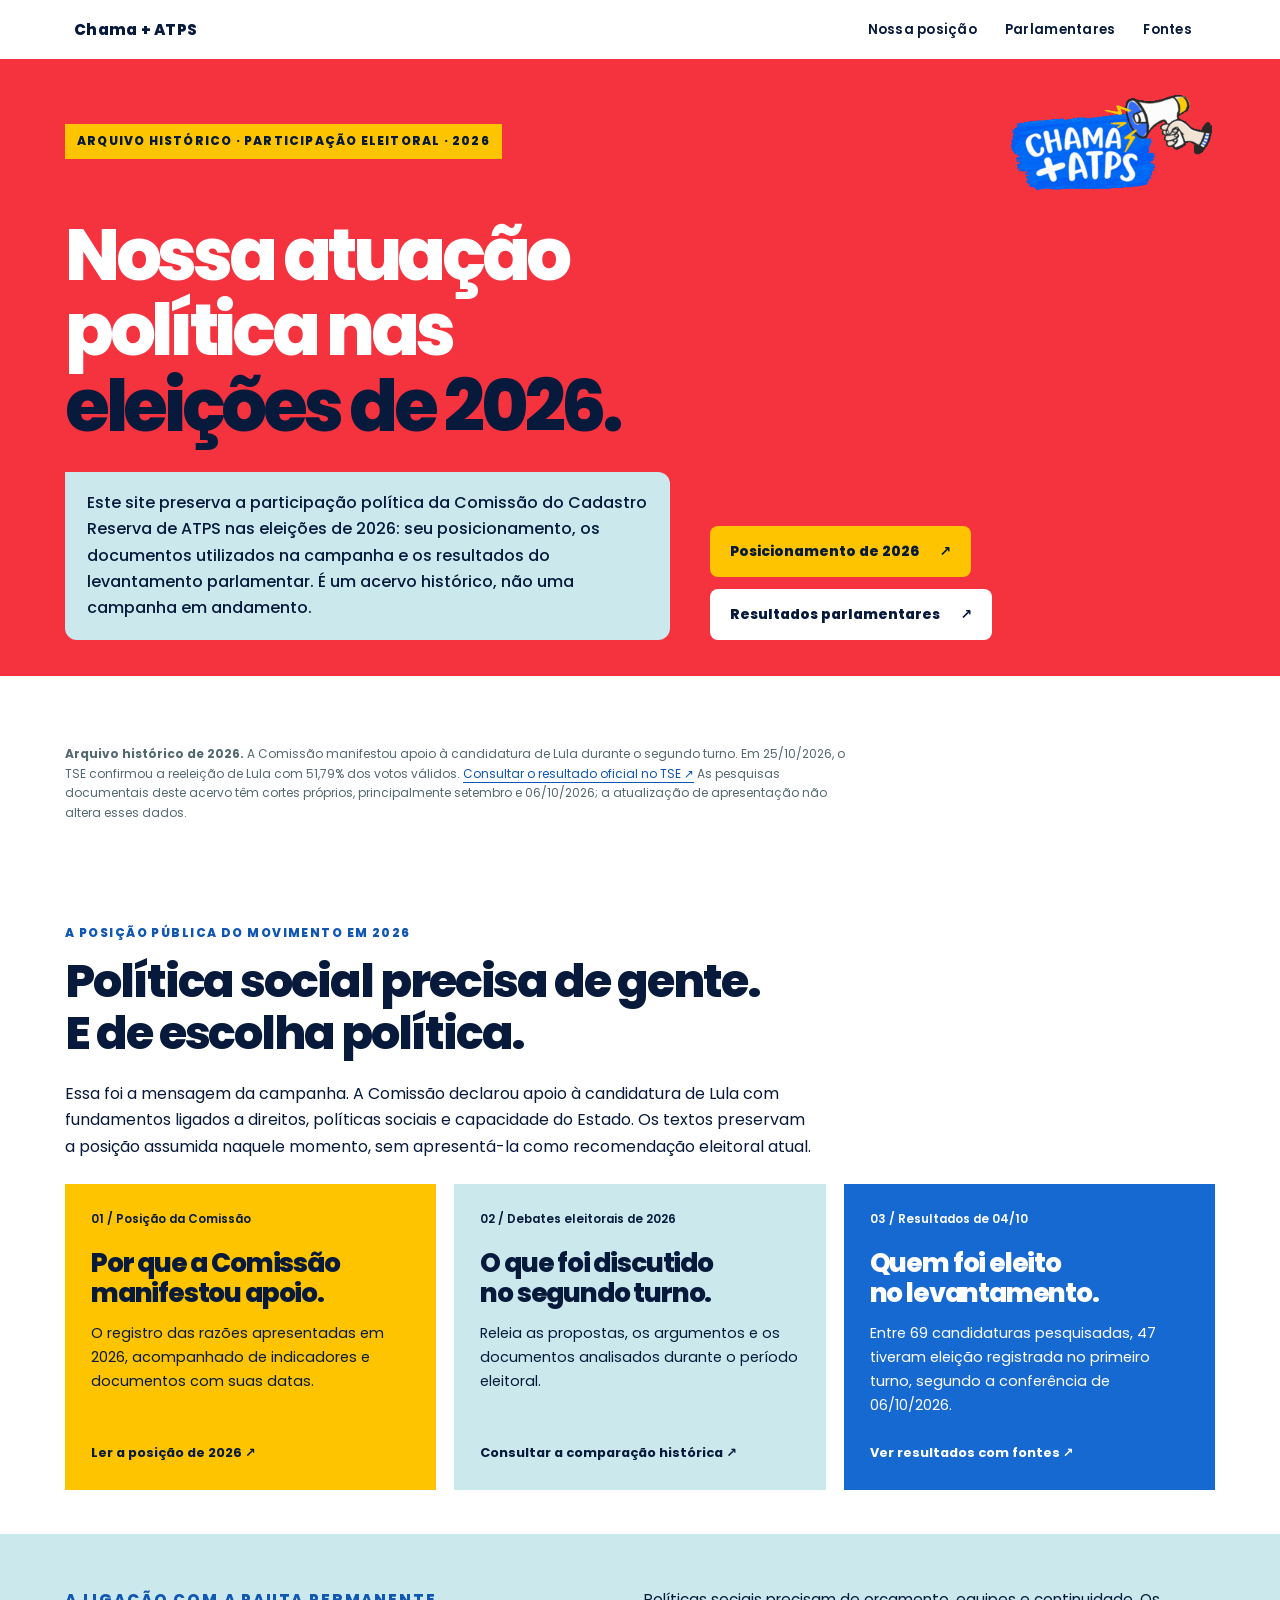
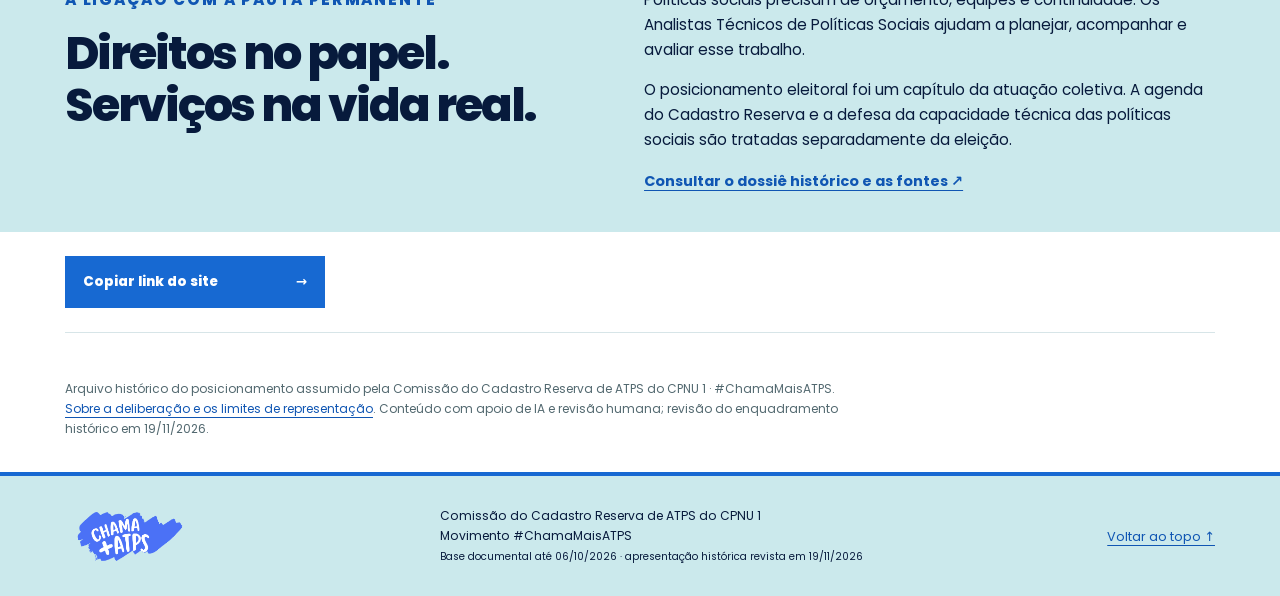
<file: index.html>
<!DOCTYPE html>

<html lang="pt-BR"><head><meta charset="utf-8"/><meta content="width=device-width,initial-scale=1" name="viewport"/>
<title>Chama + ATPS — Memória da atuação política nas eleições de 2026</title>
<meta content="Arquivo histórico da participação política do Chama + ATPS nas eleições de 2026: posicionamento da Comissão, fundamentos, levantamento parlamentar e resultados com datas de corte." name="description"/>
<link href="https://chamamais-atps-eleicoes-2026.vercel.app/" rel="canonical"/>
<meta content="Chama + ATPS | Memória política das eleições 2026" property="og:title"/>
<meta content="Arquivo histórico do posicionamento eleitoral da Comissão, pesquisas, atuação parlamentar e resultados de 2026." property="og:description"/>
<meta content="website" property="og:type"/><meta content="https://chamamais-atps-eleicoes-2026.vercel.app/" property="og:url"/>
<meta content="summary" name="twitter:card"/>
<link href="assets/styles.css" rel="stylesheet"/><link href="assets/brand.css" rel="stylesheet"/><link href="assets/refresh.css" rel="stylesheet"/><link href="assets/campaign.css" rel="stylesheet"/>
<link href="assets/conquistas.css" rel="stylesheet"/></head><body class="home-page campaign-page">
<a class="skip-link" href="#conteudo">Ir para o conteúdo</a>
<nav aria-label="Navegação principal" class="site-nav"><div class="nav-inner"><a aria-current="page" class="nav-home" href="./">Chama + ATPS</a><ul class="nav-links"><li><a href="apoio-lula/">Nossa posição</a></li><li><a href="candidaturas/">Parlamentares</a></li><li><a href="fundamentos/">Fontes</a></li></ul></div></nav>
<main id="conteudo">
<header class="home-hero"><div class="wrap"><div class="hero-top"><p class="eyebrow">Arquivo histórico · Participação eleitoral · 2026</p><img alt="Chama + ATPS" class="home-logo" src="assets/assinatura_topo_chama_atps.png"/></div>
<h1>Nossa atuação<br/>política nas<br/><span>eleições de 2026.</span></h1>
<div class="hero-bottom"><p>Este site preserva a participação política da Comissão do Cadastro Reserva de ATPS nas eleições de 2026: seu posicionamento, os documentos utilizados na campanha e os resultados do levantamento parlamentar. É um acervo histórico, não uma campanha em andamento.</p><div class="hero-actions"><a class="btn btn-yellow" href="apoio-lula/">Posicionamento de 2026 <span aria-hidden="true">↗</span></a><a class="btn btn-white" href="candidaturas/">Resultados parlamentares <span aria-hidden="true">↗</span></a></div></div>
</div></header>
<section class="home-section wrap" aria-label="Contexto histórico da eleição de 2026"><p class="method-short"><strong>Arquivo histórico de 2026.</strong> A Comissão manifestou apoio à candidatura de Lula durante o segundo turno. Em 25/10/2026, o TSE confirmou a reeleição de Lula com 51,79% dos votos válidos. <a href="https://www.tse.jus.br/comunicacao/noticias/2026/Outubro/presidente-do-tse-anuncia-reeleicao-de-lula-e-faz-balanco-do-2o-turno-das-eleicoes-2026" target="_blank" rel="noopener noreferrer">Consultar o resultado oficial no TSE ↗</a> As pesquisas documentais deste acervo têm cortes próprios, principalmente setembro e 06/10/2026; a atualização de apresentação não altera esses dados.</p></section>
<section aria-labelledby="agora-titulo" class="home-section wrap"><div class="section-heading"><p class="eyebrow">A posição pública do movimento em 2026</p><h2 id="agora-titulo">Política social precisa de gente.<br/>E de escolha política.</h2><p>Essa foi a mensagem da campanha. A Comissão declarou apoio à candidatura de Lula com fundamentos ligados a direitos, políticas sociais e capacidade do Estado. Os textos preservam a posição assumida naquele momento, sem apresentá-la como recomendação eleitoral atual.</p></div><div class="home-grid"><a class="feature feature-yellow" href="apoio-lula/#conquistas"><span class="feature-number">01 / Posição da Comissão</span><h3>Por que a Comissão<br/>manifestou apoio.</h3><p>O registro das razões apresentadas em 2026, acompanhado de indicadores e documentos com suas datas.</p><span class="feature-link">Ler a posição de 2026 ↗</span></a><a class="feature feature-cyan" href="apoio-lula/#segundo-turno"><span class="feature-number">02 / Debates eleitorais de 2026</span><h3>O que foi discutido<br/>no segundo turno.</h3><p>Releia as propostas, os argumentos e os documentos analisados durante o período eleitoral.</p><span class="feature-link">Consultar a comparação histórica ↗</span></a><a class="feature feature-blue" href="candidaturas/"><span class="feature-number">03 / Resultados de 04/10</span><h3>Quem foi eleito<br/>no levantamento.</h3><p>Entre 69 candidaturas pesquisadas, 47 tiveram eleição registrada no primeiro turno, segundo a conferência de 06/10/2026.</p><span class="feature-link">Ver resultados com fontes ↗</span></a></div></section>
<section class="home-position"><div class="wrap position-grid"><div><p class="eyebrow">A ligação com a pauta permanente</p><h2>Direitos no papel.<br/>Serviços na vida real.</h2></div><div><p>Políticas sociais precisam de orçamento, equipes e continuidade. Os Analistas Técnicos de Políticas Sociais ajudam a planejar, acompanhar e avaliar esse trabalho.</p><p>O posicionamento eleitoral foi um capítulo da atuação coletiva. A agenda do Cadastro Reserva e a defesa da capacidade técnica das políticas sociais são tratadas separadamente da eleição.</p><a class="text-link" href="fundamentos/">Consultar o dossiê histórico e as fontes ↗</a></div></div></section>
<div class="wrap campaign-share-inline"><button class="campaign-button" id="copy-link" type="button">Copiar link do site <span aria-hidden="true">→</span></button><p aria-live="polite" class="campaign-small" id="share-status" role="status"></p></div><section class="home-transparency wrap"><p class="method-short">Arquivo histórico do posicionamento assumido pela Comissão do Cadastro Reserva de ATPS do CPNU 1 · #ChamaMaisATPS. <a href="fundamentos/#nota">Sobre a deliberação e os limites de representação</a>. Conteúdo com apoio de IA e revisão humana; revisão do enquadramento histórico em 19/11/2026.</p></section>
</main><footer class="home-footer"><div class="wrap"><img alt="Chama + ATPS" height="59" src="assets/selo_rodape_chama_atps_v4.webp" width="130"/><p>Comissão do Cadastro Reserva de ATPS do CPNU 1<br/>Movimento #ChamaMaisATPS<br/><small>Base documental até 06/10/2026 · apresentação histórica revista em <time datetime="2026-11-19">19/11/2026</time></small></p><a href="#conteudo">Voltar ao topo ↑</a></div></footer>
<script>
document.getElementById('copy-link').addEventListener('click', async () => {
 const status = document.getElementById('share-status');
 const url = document.querySelector('link[rel="canonical"]').href;
 try { await navigator.clipboard.writeText(url); status.textContent = 'Link copiado. Pronto para compartilhar.'; }
 catch { status.textContent = 'Copie este endereço: ' + url; }
});
</script></body></html>
</file>
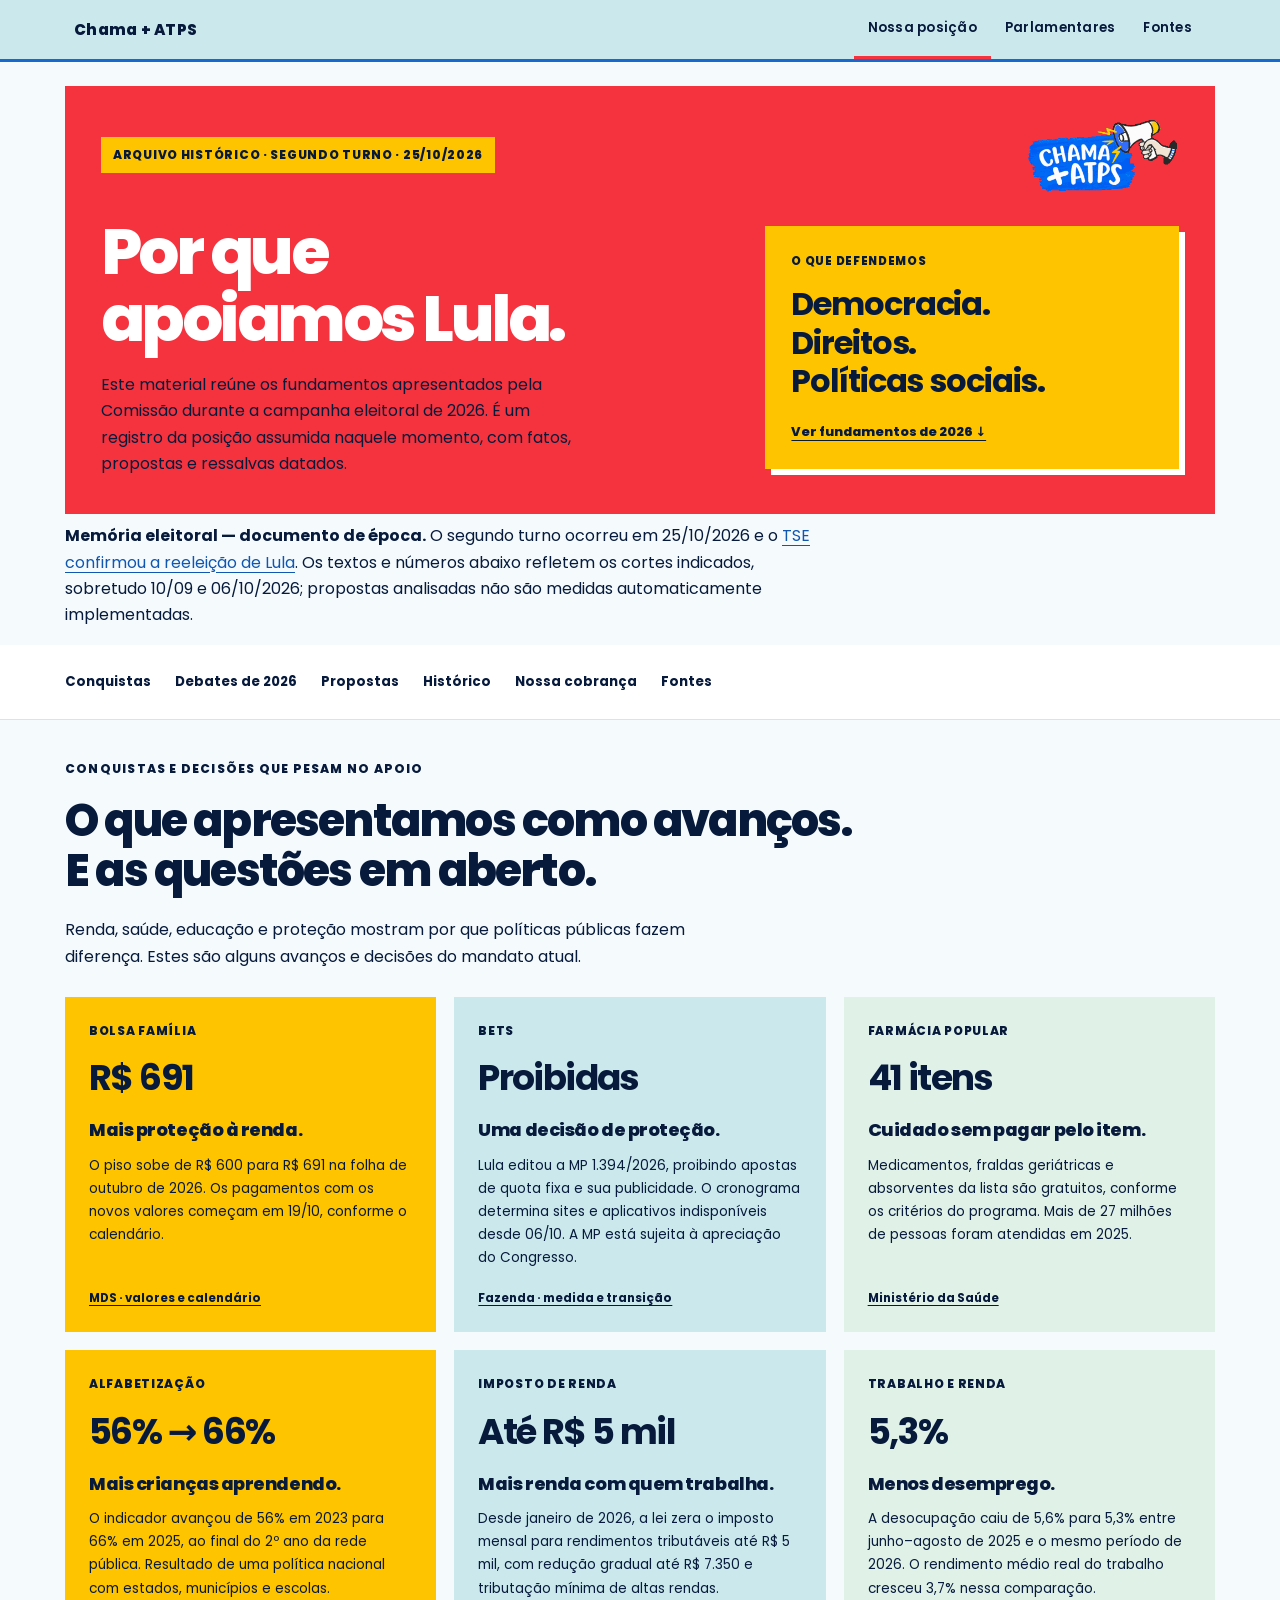
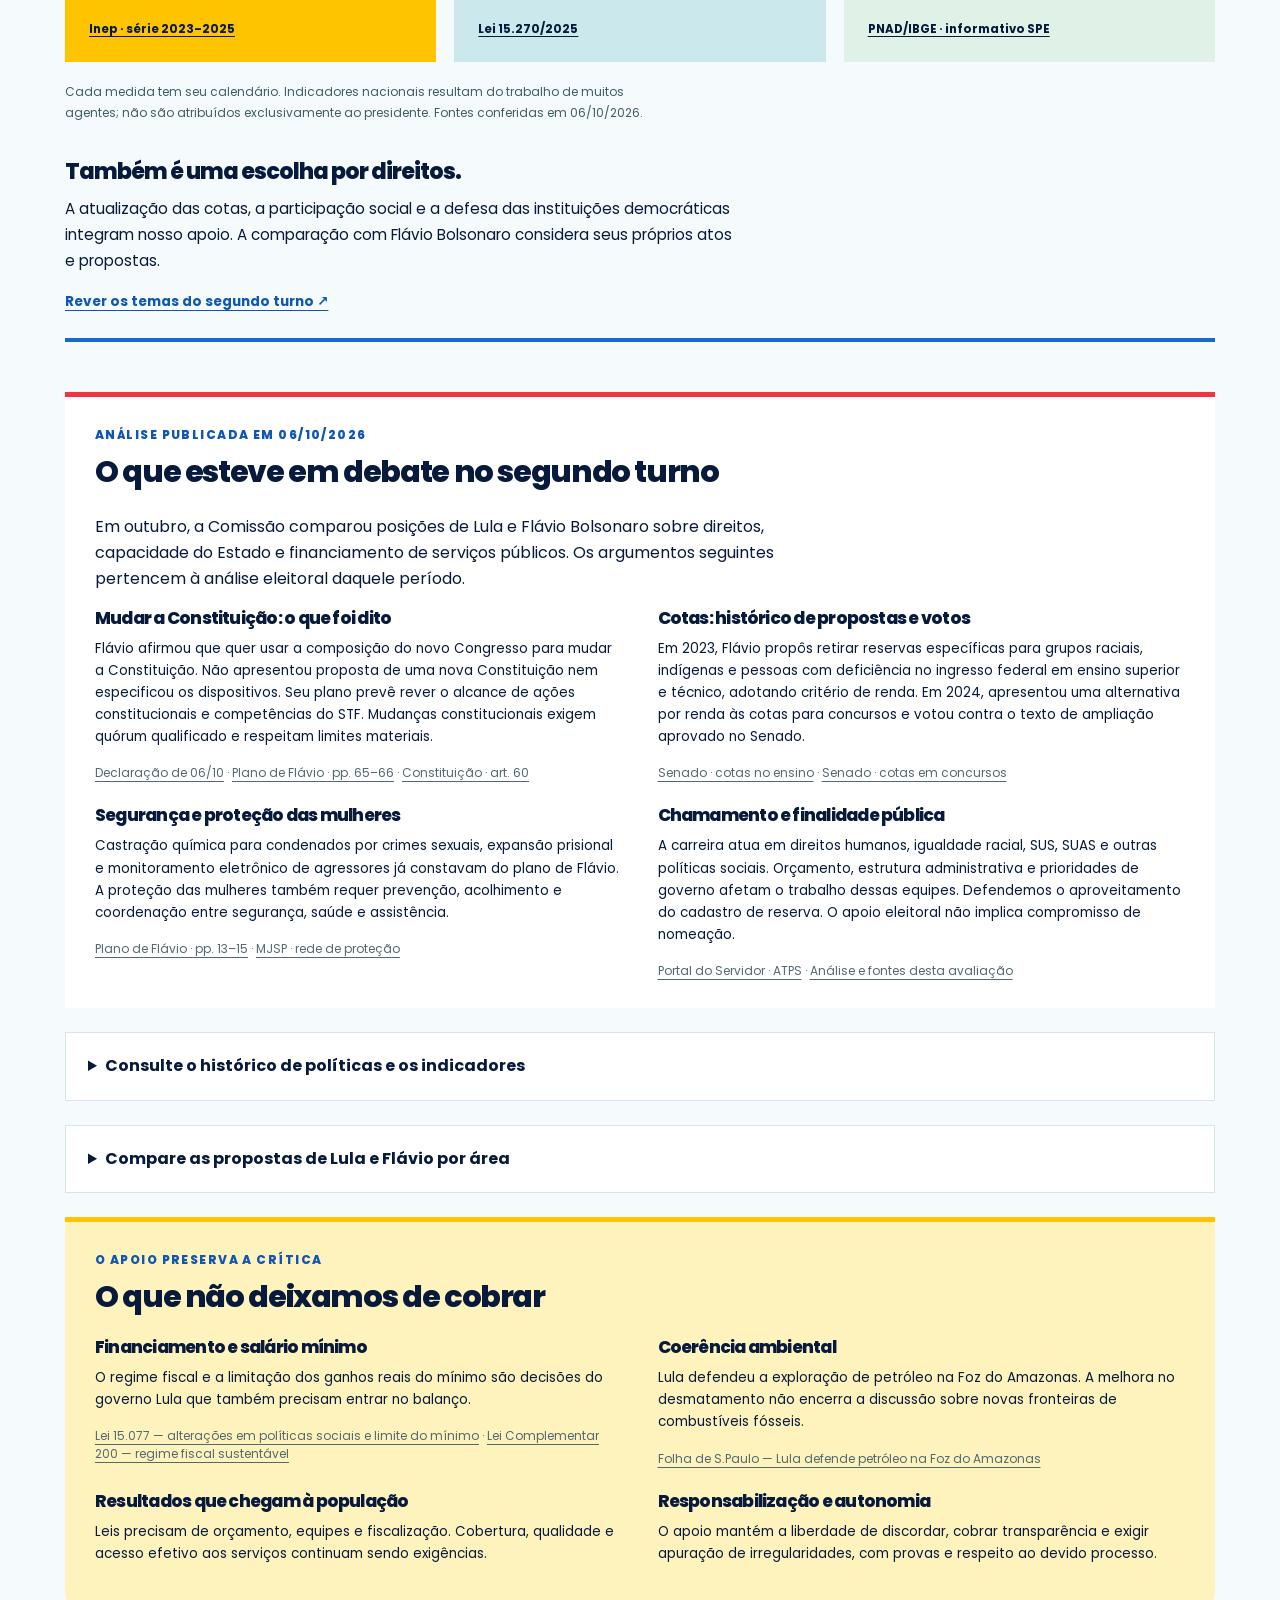
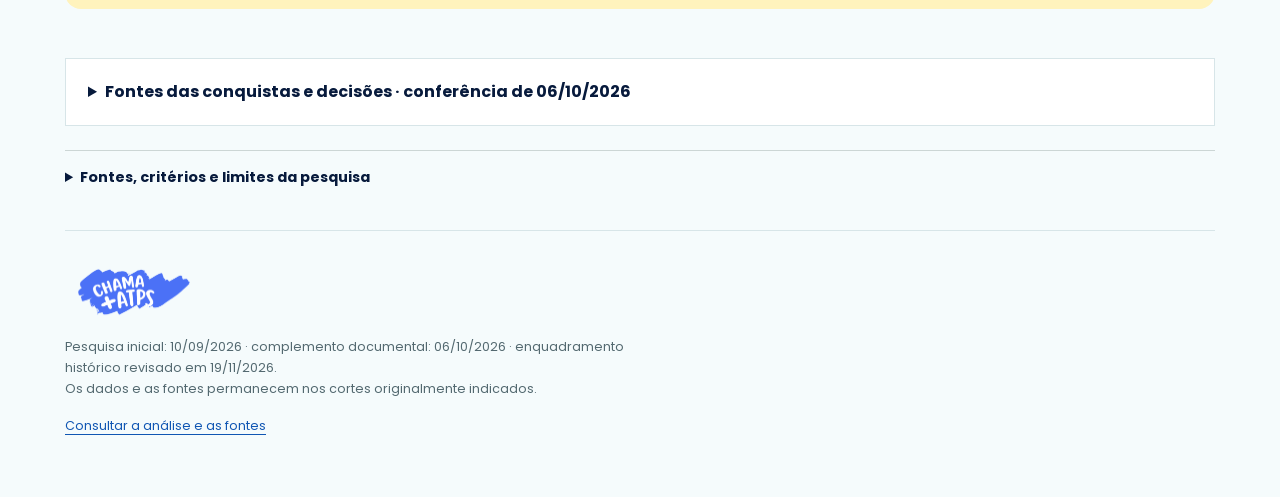
<file: apoio-lula/index.html>
<!DOCTYPE html>

<html lang="pt-BR"><head><meta charset="utf-8"/><meta content="width=device-width, initial-scale=1" name="viewport"/><meta content="light" name="color-scheme"/><meta content="Arquivo histórico das razões apresentadas pela Comissão do Cadastro Reserva de ATPS em apoio à candidatura de Lula durante as eleições de 2026, com fontes e datas de referência." name="description"/><link href="https://fonts.googleapis.com" rel="preconnect"/><link crossorigin="" href="https://fonts.gstatic.com" rel="preconnect"/><link href="https://fonts.googleapis.com/css2?family=Poppins:wght@400;500;600;700;800&amp;display=swap" rel="stylesheet"/><title>Arquivo histórico | Por que a Comissão apoiou Lula em 2026 — Chama + ATPS</title><style>
*{box-sizing:border-box}html{scroll-behavior:smooth}body{margin:0;font-family:Arial,Helvetica,sans-serif;color:#213a42;background:#f7f5ef;line-height:1.6}a{color:#155f77;text-underline-offset:3px}a:hover{color:#a8233a}button,select,input{font:inherit}button{cursor:pointer}a:focus-visible,button:focus-visible,input:focus-visible,summary:focus-visible{outline:3px solid #c53146;outline-offset:4px}p{margin:.6rem 0 1rem}h1,h2,h3{line-height:1.13;letter-spacing:-.035em}h2{font-size:clamp(1.8rem,3.6vw,2.6rem)}h3{font-size:1.25rem}small,.small{font-size:.82rem}.refs{display:block;font-size:.75rem;line-height:1.5;margin-top:.65rem;color:#536970}.refs a{color:inherit}header,section{scroll-margin-top:82px}.wrap{width:min(1100px,calc(100% - 48px));margin:auto}.eyebrow{font-size:.72rem;font-weight:800;text-transform:uppercase;letter-spacing:.15em}.rule{border:0;border-top:1px solid #cbd4d3;margin:2rem 0}.muted{color:#566a71}.toolbar{display:flex;gap:14px;align-items:center;justify-content:space-between;padding:14px 0}.toolbar a,.toolbar button{font-size:.78rem;text-decoration:none;border:1px solid #b7c7c9;color:#213a42;background:white;padding:8px 14px;border-radius:5px}.toolbar div{display:flex;gap:8px;flex-wrap:wrap}.foot{padding:30px 0 45px;color:#53636a;font-size:.79rem}details{border-top:1px solid #ccd6d5;padding:15px 0}summary{cursor:pointer;font-weight:700}.bibliography{padding-left:22px}.bibliography li{margin:0 0 15px;font-size:.81rem;overflow-wrap:anywhere}.bibliography span{color:#576a70}.table-scroll{overflow-x:auto}table{border-collapse:collapse;width:100%;font-size:.82rem}th,td{text-align:left;padding:10px 12px;border-bottom:1px solid #d9dfdf;vertical-align:top}th{font-size:.73rem;text-transform:uppercase;letter-spacing:.04em;background:#eef2f2}td a{overflow-wrap:anywhere}.skip{position:absolute;left:-9999px}.skip:focus{left:10px;top:10px;z-index:99;background:white;padding:10px}
@media(max-width:680px){.wrap{width:calc(100% - 32px)}.toolbar{align-items:flex-start}.toolbar>span{max-width:95px}h1{overflow-wrap:anywhere}th,td{padding:9px 7px}}
@media print{body{background:white!important;color:#111!important}nav,.toolbar,.no-print{display:none!important}.wrap{width:100%!important}.refs{font-size:8pt}a{color:inherit!important}.foot{font-size:8pt}h1,h2,h3{break-after:avoid}p,li{orphans:3;widows:3}details{break-inside:avoid}details>*{display:block}section{scroll-margin-top:0}table{font-size:8pt}tr{break-inside:avoid}thead{display:table-header-group}@page{size:A4;margin:16mm}}

.top{background:#fffdf8;border-bottom:1px solid #ccd3d0}.brand{font-weight:800;font-size:.83rem}.hero{padding:52px 0 40px;border-bottom:1px solid #cbd4d3;display:grid;grid-template-columns:1.65fr .75fr;gap:40px;align-items:center}.hero h1{font-size:clamp(2.6rem,6.8vw,5.5rem);line-height:1.02;margin:14px 0 24px;max-width:850px}.hero h1 em{font-style:normal;color:#b12640}.hero .lead{font-size:1.1rem;max-width:690px}.seal{border-left:1px solid #b9c9c6;padding-left:34px}.seal .lula{font-weight:900;font-size:4.2rem;letter-spacing:-.07em;line-height:1}.seal .ballot{font-size:6.5rem;line-height:1;color:#b12640;font-weight:900;letter-spacing:-.07em}.seal p{font-size:.85rem;margin:13px 0}.status{display:inline-block;font-size:.69rem;font-weight:bold;text-transform:uppercase;letter-spacing:.09em;background:#e0eee5;color:#20634c;padding:5px 9px}.editorial{font-size:.83rem;border-left:3px solid #b12640;padding:0 0 0 14px;max-width:670px}.jump{position:sticky;top:0;z-index:20;background:#fffdf8ed;border-bottom:1px solid #ccd3d0;backdrop-filter:blur(8px)}.jump .wrap{display:flex;gap:20px;overflow-x:auto;padding:13px 0}.jump a{font-size:.72rem;color:#41565c;white-space:nowrap;text-decoration:none;font-weight:700}.jump a:hover{text-decoration:underline}.reading{display:flex;gap:24px;padding:24px 0;color:#54686c;font-size:.78rem}.reading strong{color:#233c42}.pillars{display:grid;grid-template-columns:1fr 1fr;gap:0 36px}.pillar{padding:30px 0 26px;border-top:1px solid #b8cacb;min-width:0}.pillar-head{display:flex;gap:16px;align-items:flex-start}.num{font-size:2.8rem;line-height:1;font-weight:800;letter-spacing:-.07em;color:#b12640}.pillar h2{font-size:1.65rem;margin:0 0 8px}.pillar .sub{font-size:.88rem;color:#597177;margin:0}.pillar .fact{font-size:.95rem;margin-top:22px}.why{font-weight:700;font-size:.93rem;line-height:1.5;color:#174f47;margin-top:17px}.limit{font-size:.8rem;color:#5e6668;border-left:2px solid #d7a953;padding:0 0 0 12px;margin-top:14px}.outcomes{margin:18px 0 45px;padding:28px 30px;background:#e6efeb;border-top:4px solid #2d7968}.outcomes h2{font-size:1.9rem;margin:8px 0 10px}.outcomes-intro{font-size:.87rem;max-width:820px}.result-grid{display:grid;grid-template-columns:1fr 1fr;gap:26px 35px;margin-top:25px}.big{font-size:2.55rem;line-height:1;font-weight:800;letter-spacing:-.04em;display:block;color:#1b6053}.result-grid h3{margin:7px 0;font-size:1.1rem}.result-grid p{font-size:.81rem}.source-tag{font-size:.66rem;letter-spacing:.03em;text-transform:uppercase;color:#4b656b;display:block;margin-top:12px}.chart{margin:0;padding:10px 0}.chart figcaption{font-size:.84rem;font-weight:700;margin-bottom:12px}.bar-row{display:grid;grid-template-columns:40px 1fr 84px;gap:10px;align-items:center;font-size:.8rem;margin:10px 0}.bar-track{height:18px;background:#d6dfdd;position:relative}.bar-track i{display:block;height:100%;border-radius:0 2px 2px 0}.bar-row strong{text-align:right;font-size:.84rem}.chart-caption{font-size:.72rem!important;line-height:1.5}.programa{padding:32px 0;border-top:2px solid #b12640;display:grid;grid-template-columns:1fr 1.4fr;gap:34px}.programa h2{margin:10px 0}.programa ul{margin:8px 0;padding-left:20px;font-size:.91rem}.programa li{margin:10px 0}.critica{padding:28px 30px;background:#fffaf0;border-top:3px solid #b58a35;margin-top:20px}.critica h2{margin:10px 0 24px;font-size:1.9rem}.critical-grid{display:grid;grid-template-columns:1fr 1fr;gap:24px 35px}.critical-grid h3{margin:0 0 8px;font-size:1.07rem}.critical-grid p{font-size:.84rem}.closing{padding:50px 0 32px;max-width:950px}.closing h2{font-size:clamp(2rem,4.5vw,3.2rem);max-width:850px;margin:12px 0}.closing p{font-size:1.04rem;max-width:850px}.sources{padding:25px 0}.sources summary{font-size:.9rem}.source-guide{font-size:.82rem}.source-guide strong{color:#243f47}
@media(max-width:800px){.hero{grid-template-columns:1fr .55fr;gap:25px}.seal{padding-left:23px}.seal .lula{font-size:2.8rem}.seal .ballot{font-size:5rem}.pillars{gap:0 25px}.pillar h2{font-size:1.4rem}.result-grid{gap:20px}.outcomes,.critica{padding:23px}}
@media(max-width:620px){.hero{grid-template-columns:1fr;padding-top:30px;gap:16px}.hero h1{font-size:3.3rem}.seal{display:grid;grid-template-columns:1fr 1fr;gap:4px 18px;border-left:0;border-top:1px solid #bdc9c8;padding:20px 0 0}.seal p{grid-column:1/-1}.seal .lula{font-size:2.5rem}.seal .ballot{font-size:3rem;text-align:right}.seal .status{grid-column:1/-1;justify-self:start}.reading{display:block}.reading span{display:block;margin:5px 0}.pillars,.result-grid,.critical-grid,.programa{grid-template-columns:1fr}.result-grid{gap:23px}.result-grid>div+div{padding-top:15px;border-top:1px solid #bfd1ca}.pillar{padding-top:25px}.outcomes,.critica{margin-left:-4px;margin-right:-4px;padding:22px 18px}.programa{gap:10px}.programa h2{margin:7px 0}.closing{padding-top:33px}.bar-row{grid-template-columns:35px 1fr 73px}.jump .wrap{gap:18px}.num{font-size:2.5rem}}
@media print{.hero{padding-top:0}.hero h1{font-size:36pt}.hero .lead{font-size:11pt}.seal .lula{font-size:28pt}.seal .ballot{font-size:45pt}.pillars{display:block}.pillar{break-inside:avoid;padding:18px 0}.pillar h2{font-size:19pt}.outcomes,.critica{break-inside:avoid}.reading{padding:10px 0}.pillar .fact,.why{font-size:10.5pt}.limit{font-size:9pt}.closing h2{font-size:24pt}.programa{display:block}.sources{break-before:page}.chart{break-inside:avoid}}

.intro-tabs{display:flex;gap:8px;flex-wrap:wrap;margin:24px 0 12px}.intro-tabs span{font-size:.73rem;border:1px solid #b8c8c9;padding:6px 10px}.scope{font-size:.85rem;color:#52676c;max-width:760px}.section-label{margin:36px 0 24px;font-size:1.95rem}.compare-row{border-top:1px solid #bccdcc;padding:28px 0}.row-title{display:flex;gap:17px;align-items:baseline}.row-title .num{font-size:2.3rem}.row-title h2{font-size:1.7rem;margin:0}.row-title p{margin:7px 0 18px;color:#526c72;font-size:.89rem}.history{display:grid;grid-template-columns:1fr 1fr;gap:0 32px;margin:8px 0 18px}.history>div{padding:14px 0}.history h3{font-size:.79rem;text-transform:uppercase;letter-spacing:.06em;margin:0 0 10px;color:#425c65}.history>div:last-child h3{color:#963149}.history p{font-size:.95rem;margin:0}.history .refs{font-size:.71rem}.history .refs a{display:inline}.choice{border-left:3px solid #26725e;padding:8px 15px;background:#e9f0e9;font-weight:700;font-size:.92rem;color:#205747}.compare-row details{border:none;padding:8px 0 0;font-size:.79rem;color:#536367}.compare-row summary{font-weight:500;text-decoration:underline;text-underline-offset:3px}.compare-row details p{margin-top:12px}.series{display:grid;grid-template-columns:1fr 1fr;gap:30px}.series-panel{min-width:0}.series-panel h3{font-size:1.1rem}.series-panel p{font-size:.8rem}.sbar{display:grid;grid-template-columns:42px 1fr 66px;gap:10px;align-items:center;margin:9px 0;font-size:.78rem}.sbar b{text-align:right}.track{height:17px;background:#d8e2dc}.track span{display:block;height:100%;background:#455e6a}.period{font-size:.69rem;font-weight:700;letter-spacing:.03em;margin:13px 0 5px;color:#526268}.plot-foot{font-size:.72rem!important;color:#526369}.two-stats{display:grid;grid-template-columns:1fr 1fr;gap:30px;margin-top:28px;padding-top:22px;border-top:1px solid #b8cfbf}.two-stats .big{font-size:2rem}.two-stats p{font-size:.82rem}.program-grid{margin:28px 0 40px}.promise-table{table-layout:fixed}.promise-table th:first-child{width:19%}.promise-table th{background:#e9eeee}.promise-table td{font-size:.89rem;padding:13px 15px}.promise-table td small{display:block;color:#637477;margin-top:7px;font-size:.72rem}.promise-table tr td:nth-child(2){background:#f4ebeb}.promise-table tr td:nth-child(3){background:#edf0f1}.prom-notes{font-size:.81rem;color:#52666b}.registered{display:grid;grid-template-columns:1fr 1fr;gap:18px;margin-top:26px}.registered>div{padding:17px 0;border-top:1px solid #bcccca}.registered h3{font-size:1.1rem;margin:0}.registered p{font-size:.79rem;margin:7px 0}.report-compare{font-size:.83rem}.report-compare td{min-width:240px}.report-compare td:first-child{min-width:140px}.research-note{border-left:3px solid #768a90;padding-left:18px;font-size:.88rem}.chart-layout{margin-top:22px}.scope-box{padding:18px 23px;background:#eaf0ef;font-size:.84rem}.compact-source{font-size:.73rem}.outcomes{margin-top:32px}.footer-position{font-size:.73rem;color:#53656a}.tools{display:flex;gap:10px;flex-wrap:wrap}.tools a{font-size:.76rem}.closing{margin-top:0}
@media(max-width:680px){.history,.series,.two-stats,.registered{grid-template-columns:1fr;gap:10px}.history>div{padding:11px 0}.row-title{align-items:flex-start}.row-title h2{font-size:1.4rem}.promise-table,.promise-table tbody,.promise-table tr,.promise-table td{display:block}.promise-table thead{display:none}.promise-table tr{margin-bottom:18px}.promise-table td:first-child{font-weight:700;background:#dde5e4}.promise-table td:nth-child(2):before{content:'Lula · proposta 2026';display:block;font-weight:700;font-size:.73rem;margin-bottom:7px}.promise-table td:nth-child(3):before{content:'Flávio · proposta 2026';display:block;font-weight:700;font-size:.73rem;margin-bottom:7px}.seal{border-left:0;border-top:1px solid #bcc;padding:25px 0 0}.hero{grid-template-columns:1fr;gap:12px;padding-top:35px}.hero .seal{display:grid;grid-template-columns:auto 1fr;gap:6px 25px}.seal .ballot{grid-row:1/4;grid-column:1;font-size:5rem}.seal .lula{font-size:1.7rem;grid-column:2}.seal p,.seal .status{grid-column:2;margin:2px 0}.seal>.refs{grid-column:1/3}.reading{flex-direction:column;gap:7px}.outcomes{padding:24px 19px}.critical-grid{grid-template-columns:1fr}.bar-row{grid-template-columns:40px 1fr 85px}}
@media print{.compare-row{break-inside:avoid}.compare-row details>*{display:block!important}.history{grid-template-columns:1fr 1fr}.series{grid-template-columns:1fr 1fr}.promise-table{display:table}.promise-table thead{display:table-header-group}.promise-table tbody{display:table-row-group}.promise-table tr{display:table-row}.promise-table td{display:table-cell}.promise-table td:before{display:none!important}.choice{background:#f3f3f3}.series-panel{break-inside:avoid}}

/* Chama + ATPS · Continuidade Viva · harmonização visual 11/09/2026 */
:root{--cm-navy:#071A3C;--cm-blue:#1769D2;--cm-turq:#65C9C5;--cm-cyan:#CBE9EC;--cm-paper:#F5FBFC;--cm-yellow:#FFC400;--cm-red:#F5333F;--cm-green:#1B9A59;--cm-line:#D7E5E8;--cm-muted:#526B76}
body{font-family:Poppins,Arial,Helvetica,sans-serif;color:var(--cm-navy);background:var(--cm-paper)}
h1,h2,h3{font-family:Poppins,Arial,Helvetica,sans-serif;color:var(--cm-navy)}
a{color:var(--cm-blue)}a:hover{color:#0e53ad}
.wrap{width:min(1120px,calc(100% - 40px))}
.top,.jump{background:rgba(245,251,252,.96);border-color:var(--cm-line)}
.brand,.eyebrow,.section-no{color:var(--cm-blue)}
.toolbar a,.toolbar button{border-color:#B9D3DA;color:var(--cm-navy);background:#fff;border-radius:9px}
.toolbar a:hover,.toolbar button:hover{border-color:var(--cm-blue);color:var(--cm-blue)}
.hero,.report-head{border-color:var(--cm-blue)}
.seal{border-color:var(--cm-turq)}
.status{background:var(--cm-cyan);color:var(--cm-navy)}
.choice,.position{border-color:var(--cm-blue);background:#fff;color:var(--cm-navy)}
.compare-row,.chapter,.rule{border-color:var(--cm-line)}
.foot{border-top:1px solid var(--cm-line);color:var(--cm-muted)}
a:focus-visible,button:focus-visible,input:focus-visible,summary:focus-visible{outline:3px solid var(--cm-yellow);outline-offset:4px}
@media(max-width:720px){.wrap{width:min(100% - 28px,1120px)}.toolbar{align-items:flex-start}.toolbar>div{justify-content:flex-start}.hero{padding-top:34px}.jump .wrap{overflow-x:auto;flex-wrap:nowrap;scrollbar-width:thin}.jump a{white-space:nowrap}}
.consult-note{margin:22px 0 26px;padding:18px 20px;border-left:4px solid #2d7968;background:#edf4f1;font-size:.88rem}.consult-note p{margin:.2rem 0 .65rem}.consult-note strong{color:#174f47}.consult-note .consult-meta{font-size:.76rem;color:#536970;margin-bottom:0}</style> <!-- SEO/OG: URL canônica de produção -->
<link href="https://chamamais-atps-eleicoes-2026.vercel.app/apoio-lula/" rel="canonical"/>
<meta content="Por que apoiamos Lula | Históricos e propostas comparados · 2026" property="og:title"/>
<meta content="Fundamentos documentais, resultados, propostas e ressalvas sobre o apoio à candidatura de Lula em 2026." property="og:description"/>
<meta content="website" property="og:type"/>
<meta content="https://chamamais-atps-eleicoes-2026.vercel.app/apoio-lula/" property="og:url"/>
<meta content="summary" name="twitter:card"/>
<link href="../assets/styles.css" rel="stylesheet"/>
<link href="../assets/brand.css" rel="stylesheet"/>
<link href="../assets/refresh.css" rel="stylesheet"/><link href="../assets/campaign.css" rel="stylesheet"/><link href="../assets/conquistas.css" rel="stylesheet"/></head><body class="support-page">
<a class="skip-link" href="#conteudo">Pular para o conteúdo</a>
<nav aria-label="Navegação principal" class="site-nav"><div class="nav-inner"><a class="nav-home" href="../">Chama + ATPS</a><ul class="nav-links"><li><a aria-current="page" href="../apoio-lula/">Nossa posição</a></li><li><a href="../candidaturas/">Parlamentares</a></li><li><a href="../fundamentos/">Fontes</a></li></ul></div></nav><main id="conteudo"><div class="wrap"><header class="hero support-hero-colorful"><div class="support-mast"><p class="eyebrow">Arquivo histórico · Segundo turno · 25/10/2026</p><div aria-label="Chama + ATPS" class="brand-signature brand-signature--megaphone brand-signature--hero" role="img"><span aria-hidden="true" class="brand-brush-crop"><img alt="" src="../assets/pincelada_azul_preset.svg"/></span><img alt="" aria-hidden="true" class="brand-lettering" src="../assets/lettering_chama_atps.svg"/><span aria-hidden="true" class="brand-megaphone-crop"><img alt="" src="../assets/megafone_mao.svg"/></span></div></div><div class="support-opening"><div><h1>Por que<br/>apoiamos Lula.</h1><p class="lead">Este material reúne os fundamentos apresentados pela Comissão durante a campanha eleitoral de 2026. É um registro da posição assumida naquele momento, com fatos, propostas e ressalvas datados.</p></div><aside aria-label="Nosso posicionamento" class="support-position"><p>O que defendemos</p><strong>Democracia.<br/>Direitos.<br/>Políticas sociais.</strong><a href="#conquistas">Ver fundamentos de 2026 ↓</a></aside></div></header></div><div class="wrap"><p class="note"><strong>Memória eleitoral — documento de época.</strong> O segundo turno ocorreu em 25/10/2026 e o <a href="https://www.tse.jus.br/comunicacao/noticias/2026/Outubro/presidente-do-tse-anuncia-reeleicao-de-lula-e-faz-balanco-do-2o-turno-das-eleicoes-2026" rel="noopener noreferrer" target="_blank">TSE confirmou a reeleição de Lula</a>. Os textos e números abaixo refletem os cortes indicados, sobretudo 10/09 e 06/10/2026; propostas analisadas não são medidas automaticamente implementadas.</p></div><nav aria-label="Navegação do infográfico" class="jump"><div class="wrap"><a href="#conquistas">Conquistas</a><a href="#segundo-turno">Debates de 2026</a><a href="#propostas">Propostas</a><a href="#historicos">Histórico</a><a href="#ressalvas">Nossa cobrança</a><a href="#fontes">Fontes</a></div></nav><div class="wrap"><section class="support-achievements" id="nossa-escolha"><div id="conquistas"><p class="campaign-kicker">Conquistas e decisões que pesam no apoio</p><h2>O que apresentamos como avanços.<br/>E as questões em aberto.</h2><p class="achievement-intro">Renda, saúde, educação e proteção mostram por que políticas públicas fazem diferença. Estes são alguns avanços e decisões do mandato atual.</p><div class="achievement-grid"><article class="achievement achievement-renda"><p class="achievement-label">Bolsa Família</p><strong class="achievement-number">R$ 691</strong><h3>Mais proteção à renda.</h3><p>O piso sobe de R$ 600 para R$ 691 na folha de outubro de 2026. Os pagamentos com os novos valores começam em 19/10, conforme o calendário.</p><a href="https://www.gov.br/mds/pt-br/noticias/bolsa-familia-tera-valor-minimo-de-r-691-a-partir-de-outubro" rel="noopener noreferrer" target="_blank">MDS · valores e calendário</a></article><article class="achievement achievement-protecao"><p class="achievement-label">Bets</p><strong class="achievement-number">Proibidas</strong><h3>Uma decisão de proteção.</h3><p>Lula editou a MP 1.394/2026, proibindo apostas de quota fixa e sua publicidade. O cronograma determina sites e aplicativos indisponíveis desde 06/10. A MP está sujeita à apreciação do Congresso.</p><a href="https://www.gov.br/fazenda/pt-br/composicao/orgaos/secretaria-de-premios-e-apostas/medida-provisoria-ndeg-1-394-2026-entenda-as-novas-regras-para-as-apostas-de-quota-fixa" rel="noopener noreferrer" target="_blank">Fazenda · medida e transição</a></article><article class="achievement achievement-saude"><p class="achievement-label">Farmácia Popular</p><strong class="achievement-number">41 itens</strong><h3>Cuidado sem pagar pelo item.</h3><p>Medicamentos, fraldas geriátricas e absorventes da lista são gratuitos, conforme os critérios do programa. Mais de 27 milhões de pessoas foram atendidas em 2025.</p><a href="https://www.gov.br/saude/pt-br/assuntos/noticias-ms/2026/setembro/programa-farmacia-popular-pode-gerar-economia-de-ate-r-8-8-mil-por-ano-para-familias-brasileiras" rel="noopener noreferrer" target="_blank">Ministério da Saúde</a></article><article class="achievement achievement-educacao"><p class="achievement-label">Alfabetização</p><strong class="achievement-number">56% → 66%</strong><h3>Mais crianças aprendendo.</h3><p>O indicador avançou de 56% em 2023 para 66% em 2025, ao final do 2º ano da rede pública. Resultado de uma política nacional com estados, municípios e escolas.</p><a href="https://www.gov.br/inep/pt-br/centrais-de-conteudo/noticias/avaliacao-da-alfabetizacao/inep-lanca-publicacao-que-detalha-a-construcao-do-indicador-crianca-alfabetizada-ica-e-os-desafios-da-educacao-basica-no-pais" rel="noopener noreferrer" target="_blank">Inep · série 2023–2025</a></article><article class="achievement achievement-tributos"><p class="achievement-label">Imposto de Renda</p><strong class="achievement-number">Até R$ 5 mil</strong><h3>Mais renda com quem trabalha.</h3><p>Desde janeiro de 2026, a lei zera o imposto mensal para rendimentos tributáveis até R$ 5 mil, com redução gradual até R$ 7.350 e tributação mínima de altas rendas.</p><a href="https://www.planalto.gov.br/ccivil_03/_ato2023-2026/2025/lei/l15270.htm" rel="noopener noreferrer" target="_blank">Lei 15.270/2025</a></article><article class="achievement achievement-trabalho"><p class="achievement-label">Trabalho e renda</p><strong class="achievement-number">5,3%</strong><h3>Menos desemprego.</h3><p>A desocupação caiu de 5,6% para 5,3% entre junho–agosto de 2025 e o mesmo período de 2026. O rendimento médio real do trabalho cresceu 3,7% nessa comparação.</p><a href="https://www.gov.br/fazenda/pt-br/central-de-conteudo/publicacoes/conjuntura-economica/emprego-e-renda/defeso-eleitoral-2026/informativo-pnad-ago2026.html" rel="noopener noreferrer" target="_blank">PNAD/IBGE · informativo SPE</a></article></div><p class="achievement-context">Cada medida tem seu calendário. Indicadores nacionais resultam do trabalho de muitos agentes; não são atribuídos exclusivamente ao presidente. Fontes conferidas em 06/10/2026.</p></div><div class="support-values"><h3>Também é uma escolha por direitos.</h3><p>A atualização das cotas, a participação social e a defesa das instituições democráticas integram nosso apoio. A comparação com Flávio Bolsonaro considera seus próprios atos e propostas.</p><a href="#segundo-turno">Rever os temas do segundo turno ↗</a></div></section><section class="critica" id="segundo-turno"><div class="eyebrow">Análise publicada em 06/10/2026</div><h2>O que esteve em debate no segundo turno</h2><p>Em outubro, a Comissão comparou posições de Lula e Flávio Bolsonaro sobre direitos, capacidade do Estado e financiamento de serviços públicos. Os argumentos seguintes pertencem à análise eleitoral daquele período.</p><div class="critical-grid"><div><h3>Mudar a Constituição: o que foi dito</h3><p>Flávio afirmou que quer usar a composição do novo Congresso para mudar a Constituição. Não apresentou proposta de uma nova Constituição nem especificou os dispositivos. Seu plano prevê rever o alcance de ações constitucionais e competências do STF. Mudanças constitucionais exigem quórum qualificado e respeitam limites materiais.</p><span class="refs"><a href="https://www.cnnbrasil.com.br/eleicoes/flavio-diz-que-usara-maioria-no-congresso-para-mudar-constituicao/" rel="noopener noreferrer" target="_blank">Declaração de 06/10</a> · <a href="https://www.tse.jus.br/eleicoes/eleicoes-2026-content/arquivos/proposta-pl" rel="noopener noreferrer" target="_blank">Plano de Flávio · pp. 65–66</a> · <a href="https://www2.camara.leg.br/legin/fed/consti/1988/constituicao-1988-5-outubro-1988-322142-normaatualizada-pl.html" rel="noopener noreferrer" target="_blank">Constituição · art. 60</a></span></div><div><h3>Cotas: histórico de propostas e votos</h3><p>Em 2023, Flávio propôs retirar reservas específicas para grupos raciais, indígenas e pessoas com deficiência no ingresso federal em ensino superior e técnico, adotando critério de renda. Em 2024, apresentou uma alternativa por renda às cotas para concursos e votou contra o texto de ampliação aprovado no Senado.</p><span class="refs"><a href="https://www12.senado.leg.br/noticias/materias/2023/10/24/senado-aprova-atualizacao-da-lei-de-cotas" rel="noopener noreferrer" target="_blank">Senado · cotas no ensino</a> · <a href="https://www25.senado.leg.br/web/atividade/materias/-/materia/148596" rel="noopener noreferrer" target="_blank">Senado · cotas em concursos</a></span></div><div><h3>Segurança e proteção das mulheres</h3><p>Castração química para condenados por crimes sexuais, expansão prisional e monitoramento eletrônico de agressores já constavam do plano de Flávio. A proteção das mulheres também requer prevenção, acolhimento e coordenação entre segurança, saúde e assistência.</p><span class="refs"><a href="https://www.tse.jus.br/eleicoes/eleicoes-2026-content/arquivos/proposta-pl" rel="noopener noreferrer" target="_blank">Plano de Flávio · pp. 13–15</a> · <a href="https://www.gov.br/mj/pt-br/assuntos/sua-seguranca/seguranca-publica/operacoes-integradas/cgoi/centro-integrado-mulher-segura/conheca-a-iniciativa/" rel="noopener noreferrer" target="_blank">MJSP · rede de proteção</a></span></div><div><h3>Chamamento e finalidade pública</h3><p>A carreira atua em direitos humanos, igualdade racial, SUS, SUAS e outras políticas sociais. Orçamento, estrutura administrativa e prioridades de governo afetam o trabalho dessas equipes. Defendemos o aproveitamento do cadastro de reserva. O apoio eleitoral não implica compromisso de nomeação.</p><span class="refs"><a href="https://www.gov.br/servidor/pt-br/acesso-a-informacao/servidor/carreiras/atps/analista_tecnico_de_politicas_sociais" rel="noopener noreferrer" target="_blank">Portal do Servidor · ATPS</a> · <a href="../fundamentos/#segundo-turno">Análise e fontes desta avaliação</a></span></div></div></section><details class="campaign-archive" id="arquivo-historico"><summary>Consulte o histórico de políticas e os indicadores</summary><section id="historicos"><div class="reading"><span><strong>Histórico:</strong> decisões e resultados documentados.</span><span><strong>Proposta:</strong> compromisso ainda a realizar.</span><span><strong>Apoio:</strong> a avaliação que defendemos.</span></div><h2 class="section-label">O que pesa na nossa escolha</h2><p class="scope">Jair Bolsonaro: 2019–2022. Lula: medidas desde 2023 e marcos anteriores com suas datas. As leis envolvem Congresso e sanção; os resultados nacionais dependem de muitos agentes.</p><article class="compare-row" id="democracia"><div class="row-title"><span class="num">01</span><div><h2>Democracia e participação</h2><p>Instituições confiáveis e sociedade com voz.</p></div></div><div class="history"><div><h3>Governo Jair Bolsonaro · histórico</h3><p>Decreto de 2019 restringiu colegiados abrangidos. Em 2023, o TSE reconheceu abuso de poder de Jair na reunião com embaixadores de 2022.</p><span class="refs"><a href="https://www.planalto.gov.br/ccivil_03/_ato2019-2022/2019/decreto/d9759.htm" rel="noopener noreferrer" target="_blank">Decreto 9.759 — colegiados federais</a> · <a href="https://www.tse.jus.br/comunicacao/noticias/2023/Junho/por-maioria-de-votos-tse-declara-bolsonaro-inelegivel-por-8-anos" rel="noopener noreferrer" target="_blank">TSE — julgamento sobre a reunião com embaixadores</a></span></div><div><h3>Governos Lula · histórico</h3><p>Intervenção temporária na segurança do DF em 8 de janeiro de 2023; instituição do Sistema de Participação Social.</p><span class="refs"><a href="https://www.planalto.gov.br/ccivil_03/_ato2023-2026/2023/decreto/d11377.htm" rel="noopener noreferrer" target="_blank">Decreto 11.377 — intervenção na segurança pública do DF</a> · <a href="https://www.planalto.gov.br/ccivil_03/_ato2023-2026/2023/decreto/d11407.htm" rel="noopener noreferrer" target="_blank">Decreto 11.407 — Sistema de Participação Social</a></span></div></div><p class="choice">Damos peso à participação social e à preservação das instituições democráticas.</p><details><summary>Contexto e limites desta comparação</summary><p>A decisão eleitoral citada é sobre Jair. A avaliação de Flávio exige seus próprios atos e propostas. Nenhum governante responde sozinho pela democracia.</p></details></article><article class="compare-row" id="fome"><div class="row-title"><span class="num">02</span><div><h2>Alimentação e proteção social</h2><p>Proteção contínua, acesso e renda.</p></div></div><div class="history"><div><h3>Governo Jair Bolsonaro · histórico</h3><p>Auxílio Emergencial em 2020; Auxílio Brasil em 2021. Em 2022, complemento até R$ 400 e adicional de R$ 200 entre agosto e dezembro.</p><span class="refs"><a href="https://www.planalto.gov.br/ccivil_03/_ato2019-2022/2020/lei/l13982.htm" rel="noopener noreferrer" target="_blank">Lei 13.982 — Auxílio Emergencial</a> · <a href="https://www.planalto.gov.br/ccivil_03/_ato2019-2022/2021/lei/l14284.htm" rel="noopener noreferrer" target="_blank">Lei 14.284 — Auxílio Brasil e Alimenta Brasil</a> · <a href="https://www.planalto.gov.br/ccivil_03/_ato2019-2022/2022/lei/l14342.htm" rel="noopener noreferrer" target="_blank">Lei 14.342 — benefício extraordinário do Auxílio Brasil</a> · <a href="https://www.planalto.gov.br/ccivil_03/constituicao/emendas/emc/emc123.htm" rel="noopener noreferrer" target="_blank">EC 123 — ampliação temporária de benefícios</a></span></div><div><h3>Governos Lula · histórico</h3><p>O Bolsa Família foi retomado em 2023 com piso de R$ 600 e adicionais. O Decreto 13.120/2026 atualiza o piso para R$ 691 na folha de outubro, com pagamentos desde 19/10; PAA e Cozinha Solidária têm nova base legal desde 2023.</p><span class="refs"><a href="https://www.planalto.gov.br/ccivil_03/_ato2023-2026/2023/lei/l14601.htm" rel="noopener noreferrer" target="_blank">Lei 14.601 — Bolsa Família</a> · <a href="https://www.planalto.gov.br/ccivil_03/_ato2023-2026/2023/lei/l14628.htm" rel="noopener noreferrer" target="_blank">Lei 14.628 — aquisição de alimentos e cozinhas solidárias</a> · <a href="https://www.presidencia.gov.br/ccivil_03/_ato2023-2026/2026/decreto/d13120.htm" rel="noopener noreferrer" target="_blank">Decreto 13.120 — atualização de 2026</a></span></div></div><p class="choice">Apoiamos a combinação de transferência de renda, alimentação e políticas de redução das desigualdades.</p><details><summary>Contexto e limites desta comparação</summary><p>O período Bolsonaro incluiu proteção emergencial e melhora da pobreza em 2022. O resultado da FAO usa médias trienais; não significa fome eliminada.</p></details></article><article class="compare-row" id="trabalho"><div class="row-title"><span class="num">03</span><div><h2>Trabalho, renda e tributação</h2><p>Renda protegida e distribuição dos encargos.</p></div></div><div class="history"><div><h3>Governo Jair Bolsonaro · histórico</h3><p>A reforma da Previdência de 2019 mudou requisitos e cálculos de aposentadoria, com regras de transição e exceções.</p><span class="refs"><a href="https://www.planalto.gov.br/ccivil_03/constituicao/emendas/emc/emc103.htm" rel="noopener noreferrer" target="_blank">EC 103 — reforma da Previdência</a></span></div><div><h3>Governos Lula · histórico</h3><p>Retomada da valorização do mínimo e redução do IR mensal até zerá-lo para rendimentos tributáveis de até R$ 5 mil, desde janeiro de 2026.</p><span class="refs"><a href="https://www.planalto.gov.br/ccivil_03/_ato2023-2026/2023/lei/l14663.htm" rel="noopener noreferrer" target="_blank">Lei 14.663 — política de valorização do salário mínimo</a> · <a href="https://www.planalto.gov.br/ccivil_03/_ato2023-2026/2025/lei/l15270.htm" rel="noopener noreferrer" target="_blank">Lei 15.270 — redução do IR e tributação de altas rendas</a></span></div></div><p class="choice">Valorizamos a proteção da renda e uma distribuição mais progressiva dos tributos.</p><details><summary>Contexto e limites desta comparação</summary><p>Lula também limitou os ganhos reais do mínimo para 2025–2030. Não houve nesta pesquisa estimativa do impacto líquido de todas as mudanças tributárias e previdenciárias.</p><span class="refs"><a href="https://www.planalto.gov.br/ccivil_03/_ato2023-2026/2024/lei/l15077.htm" rel="noopener noreferrer" target="_blank">Lei 15.077 — alterações em políticas sociais e limite do mínimo</a> · <a href="https://www.planalto.gov.br/ccivil_03/leis/lcp/lcp200.htm" rel="noopener noreferrer" target="_blank">Lei Complementar 200 — regime fiscal sustentável</a></span></details></article><article class="compare-row" id="saude"><div class="row-title"><span class="num">04</span><div><h2>Saúde e responsabilidade pública</h2><p>Cuidado pelo SUS e decisões baseadas em evidências.</p></div></div><div class="history"><div><h3>Governo Jair Bolsonaro · histórico</h3><p>A LC 173 previu apoio financeiro aos entes. Na CPI, o representante da Pfizer relatou ofertas sem resposta em 2020 e contrato em março de 2021.</p><span class="refs"><a href="https://www.planalto.gov.br/ccivil_03/leis/lcp/lcp173.htm" rel="noopener noreferrer" target="_blank">LC 173 — enfrentamento federativo à Covid-19</a> · <a href="https://www12.senado.leg.br/noticias/videos/2021/05/representante-da-pfizer-diz-que-ofertas-de-vacina-ao-governo-brasileiro-previam-entregas-em-2020" rel="noopener noreferrer" target="_blank">Senado — depoimento de Carlos Murillo na CPI</a></span></div><div><h3>Governos Lula · histórico</h3><p>Saúde bucal incorporada expressamente à legislação do SUS; novos incentivos e formação no Mais Médicos, em 2023.</p><span class="refs"><a href="https://www.planalto.gov.br/ccivil_03/_ato2023-2026/2023/lei/l14572.htm" rel="noopener noreferrer" target="_blank">Lei 14.572 — Política Nacional de Saúde Bucal</a> · <a href="https://www.planalto.gov.br/ccivil_03/_ato2023-2026/2023/lei/l14621.htm" rel="noopener noreferrer" target="_blank">Lei 14.621 — mudanças no Mais Médicos</a></span></div></div><p class="choice">Apoiamos o fortalecimento da capacidade pública de cuidado e exigimos responsabilidade na gestão sanitária.</p><details><summary>Contexto e limites desta comparação</summary><p>A pandemia foi um choque excepcional. O depoimento é atribuído ao depoente; não quantifica mortes evitáveis. Leis recentes não comprovam que filas foram resolvidas.</p></details></article><article class="compare-row" id="educacao"><div class="row-title"><span class="num">05</span><div><h2>Educação e permanência</h2><p>Entrar, aprender e concluir.</p></div></div><div class="history"><div><h3>Governo Jair Bolsonaro · histórico</h3><p>Fundeb permanente aprovado pelo Congresso em 2020; regulamentação sancionada por Bolsonaro. Programa federal cívico-militar criado em 2019.</p><span class="refs"><a href="https://www.planalto.gov.br/ccivil_03/constituicao/emendas/emc/emc108.htm" rel="noopener noreferrer" target="_blank">EC 108 — Fundeb permanente</a> · <a href="https://www.planalto.gov.br/ccivil_03/_ato2019-2022/2020/lei/l14113.htm" rel="noopener noreferrer" target="_blank">Lei 14.113 — regulamentação do Fundeb</a> · <a href="https://www.planalto.gov.br/ccivil_03/_ato2019-2022/2019/decreto/d10004.htm" rel="noopener noreferrer" target="_blank">Decreto 10.004 — escolas cívico-militares</a></span></div><div><h3>Governos Lula · histórico</h3><p>Prouni (2005), Institutos Federais (2008), atualização das cotas (2023) e base legal do Pé-de-Meia (2024).</p><span class="refs"><a href="https://www.planalto.gov.br/ccivil_03/_ato2004-2006/2005/lei/l11096.htm" rel="noopener noreferrer" target="_blank">Lei 11.096 — Programa Universidade para Todos</a> · <a href="https://www.planalto.gov.br/ccivil_03/_ato2007-2010/2008/lei/l11892.htm" rel="noopener noreferrer" target="_blank">Lei 11.892 — Rede Federal e Institutos Federais</a> · <a href="https://www.planalto.gov.br/ccivil_03/_ato2023-2026/2023/lei/l14723.htm" rel="noopener noreferrer" target="_blank">Lei 14.723 — atualização da política de cotas</a> · <a href="https://www.planalto.gov.br/ccivil_03/_ato2023-2026/2024/lei/l14818.htm" rel="noopener noreferrer" target="_blank">Lei 14.818 — incentivo à permanência no ensino médio</a></span></div></div><p class="choice">Pesam no apoio a expansão do acesso, a oferta pública e as condições de permanência estudantil.</p><details><summary>Contexto e limites desta comparação</summary><p>O Fundeb de 2020 é um avanço que deve ser reconhecido. Não foi criação exclusiva de Bolsonaro. Leis e matrículas, sozinhas, não medem qualidade da aprendizagem.</p></details></article><article class="compare-row" id="estado"><div class="row-title"><span class="num">06</span><div><h2>Estado e serviços públicos</h2><p>Capacidade de entregar direitos.</p></div></div><div class="history"><div><h3>Governo Jair Bolsonaro · histórico</h3><p>PEC 32 de reforma administrativa enviada em 2020; lei de desestatização da Eletrobras em 2021; restrições temporárias de pessoal na pandemia.</p><span class="refs"><a href="https://www.camara.leg.br/proposicoesWeb/fichadetramitacao?idProposicao=2262083" rel="noopener noreferrer" target="_blank">Câmara — PEC 32/2020</a> · <a href="https://www.planalto.gov.br/ccivil_03/_ato2019-2022/2021/lei/l14182.htm" rel="noopener noreferrer" target="_blank">Lei 14.182 — desestatização da Eletrobras</a> · <a href="https://www.planalto.gov.br/ccivil_03/leis/lcp/lcp173.htm" rel="noopener noreferrer" target="_blank">LC 173 — enfrentamento federativo à Covid-19</a></span></div><div><h3>Governos Lula · histórico</h3><p>CNU instituído em 2023 para seleção conjunta de servidores. A expansão de despesas permanece sujeita ao regime fiscal aprovado no mesmo ano.</p><span class="refs"><a href="https://www.planalto.gov.br/ccivil_03/_ato2023-2026/2023/decreto/d11722.htm" rel="noopener noreferrer" target="_blank">Decreto 11.722 — Concurso Público Nacional Unificado</a> · <a href="https://www.planalto.gov.br/ccivil_03/leis/lcp/lcp200.htm" rel="noopener noreferrer" target="_blank">Lei Complementar 200 — regime fiscal sustentável</a></span></div></div><p class="choice">Defendemos capacidade técnica, continuidade dos serviços e controle público sobre as prioridades do Estado.</p><details><summary>Contexto e limites desta comparação</summary><p>A PEC 32 é proposta, não lei promulgada. Restrições da pandemia tinham exceções. CPNU não garante nomeação de todo cadastro de reserva.</p></details></article><article class="compare-row" id="direitos"><div class="row-title"><span class="num">07</span><div><h2>Igualdade e proteção</h2><p>Direitos com instrumentos concretos.</p></div></div><div class="history"><div><h3>Governo Jair Bolsonaro · histórico</h3><p>Lei de 2021 instituiu o Sinal Vermelho e tipificou a violência psicológica contra a mulher.</p><span class="refs"><a href="https://www.planalto.gov.br/ccivil_03/_ato2019-2022/2021/lei/l14188.htm" rel="noopener noreferrer" target="_blank">Lei 14.188 — proteção contra violência doméstica</a></span></div><div><h3>Governos Lula · histórico</h3><p>Lei Maria da Penha sancionada em 2006; Lei de Igualdade Salarial e atualização das cotas em 2023.</p><span class="refs"><a href="https://www.planalto.gov.br/ccivil_03/_ato2004-2006/2006/lei/l11340.htm" rel="noopener noreferrer" target="_blank">Lei 11.340 — Lei Maria da Penha</a> · <a href="https://www.planalto.gov.br/ccivil_03/_ato2023-2026/2023/lei/l14611.htm" rel="noopener noreferrer" target="_blank">Lei 14.611 — igualdade salarial entre mulheres e homens</a> · <a href="https://www.planalto.gov.br/ccivil_03/_ato2023-2026/2023/lei/l14723.htm" rel="noopener noreferrer" target="_blank">Lei 14.723 — atualização da política de cotas</a></span></div></div><p class="choice">Apoiamos políticas que enfrentam desigualdades e ampliam proteção, acesso e fiscalização.</p><details><summary>Contexto e limites desta comparação</summary><p>Há marcos protetivos nos dois períodos. O balanço não autoriza afirmar que discriminação ou violência foram superadas, nem cobre integralmente todos os direitos.</p></details></article><article class="compare-row" id="ambiente"><div class="row-title"><span class="num">08</span><div><h2>Meio ambiente e clima</h2><p>Proteger e exigir coerência.</p></div></div><div class="history"><div><h3>Governo Jair Bolsonaro · histórico</h3><p>Na Amazônia Legal, o Prodes aumentou de 2019 a 2021 e recuou em 2022. A série completa está no gráfico abaixo.</p><span class="refs"><a href="https://www.gov.br/inpe/pt-br/assuntos/ultimas-noticias/2024_0628_ppcdam-interministerial.pdf" rel="noopener noreferrer" target="_blank">INPE — Dinâmica atual do desmatamento no Brasil</a></span></div><div><h3>Governos Lula · histórico</h3><p>PPCDAm restabelecido em 2023; o Prodes caiu nos anos apresentados de 2023 a 2025.</p><span class="refs"><a href="https://www.planalto.gov.br/ccivil_03/_ato2023-2026/2023/decreto/d11367.htm" rel="noopener noreferrer" target="_blank">Decreto 11.367 — retomada do PPCDAm</a> · <a href="https://www.gov.br/inpe/pt-br/assuntos/ultimas-noticias/2024_0628_ppcdam-interministerial.pdf" rel="noopener noreferrer" target="_blank">INPE — Dinâmica atual do desmatamento no Brasil</a> · <a href="https://www.gov.br/inpe/pt-br/assuntos/ultimas-noticias/sistema-do-inpe-aponta-5-731-km2-de-desmatamento-na-amazonia-em-2025" rel="noopener noreferrer" target="_blank">INPE — taxa consolidada do Prodes 2025</a></span></div></div><p class="choice">Pesam no apoio a retomada dos instrumentos ambientais e a melhora observada no desmatamento.</p><details><summary>Contexto e limites desta comparação</summary><p>O calendário Prodes atravessa mandatos. Lula defende petróleo na Foz do Amazonas; o Cerrado subiu em 2023. A trajetória ambiental inclui essas tensões.</p><span class="refs"><a href="https://www1.folha.uol.com.br/ambiente/2026/08/lula-promete-protecao-ambiental-ao-defender-petroleo-na-foz-do-amazonas.shtml" rel="noopener noreferrer" target="_blank">Folha de S.Paulo — Lula defende petróleo na Foz do Amazonas</a> · <a href="https://www.gov.br/inpe/pt-br/assuntos/ultimas-noticias/2024_0628_ppcdam-interministerial.pdf" rel="noopener noreferrer" target="_blank">INPE — Dinâmica atual do desmatamento no Brasil</a></span></details></article></section><section class="outcomes" id="resultados"><div class="eyebrow">Mesmas séries · períodos identificados</div><h2>Os números, com o caminho até aqui</h2><p class="outcomes-intro">Indicadores observados, sem atribuição exclusiva a um presidente. As escalas começam em zero. A pandemia afetou fortemente o período 2020–2021.</p><div class="series"><div class="series-panel"><h3>Pobreza monetária · % da população</h3><div class="period">2019–2022 · período que inclui o governo Bolsonaro</div><div class="sbar"><span>2019</span><div class="track"><span style="width:81.5000%;background:#60747e"></span></div><b>32,6%</b></div><div class="sbar"><span>2020</span><div class="track"><span style="width:77.7500%;background:#60747e"></span></div><b>31,1%</b></div><div class="sbar"><span>2021</span><div class="track"><span style="width:92.0000%;background:#60747e"></span></div><b>36,8%</b></div><div class="sbar"><span>2022</span><div class="track"><span style="width:79.0000%;background:#60747e"></span></div><b>31,6%</b></div><div class="period">2023 em diante · período que inclui o governo Lula</div><div class="sbar"><span>2023</span><div class="track"><span style="width:68.2500%;background:#3e7867"></span></div><b>27,3%</b></div><div class="sbar"><span>2024</span><div class="track"><span style="width:57.7500%;background:#3e7867"></span></div><b>23,1%</b></div><p class="plot-foot">Escala comum de 0 a 40%. Série da SIS/IBGE reproduzida pela CNN. A pobreza piorou em 2021 e caiu em 2022–2024; a pandemia e a recuperação fazem parte da leitura.</p><span class="refs"><a href="https://www.cnnbrasil.com.br/economia/money/macroeconomia/populacao-em-extrema-pobreza-cai-para-35-em-2024-diz-ibge/" rel="noopener noreferrer" target="_blank">CNN Brasil — pobreza e extrema pobreza na SIS/IBGE</a></span></div><div class="series-panel"><h3>Desmatamento · Amazônia Legal · km²</h3><div class="period">2019–2022 · período que inclui o governo Bolsonaro</div><div class="sbar"><span>2019</span><div class="track"><span style="width:72.3500%;background:#60747e"></span></div><b>10.129</b></div><div class="sbar"><span>2020</span><div class="track"><span style="width:77.5071%;background:#60747e"></span></div><b>10.851</b></div><div class="sbar"><span>2021</span><div class="track"><span style="width:93.1286%;background:#60747e"></span></div><b>13.038</b></div><div class="sbar"><span>2022</span><div class="track"><span style="width:82.8143%;background:#60747e"></span></div><b>11.594</b></div><div class="period">2023 em diante · período que inclui o governo Lula</div><div class="sbar"><span>2023</span><div class="track"><span style="width:64.7429%;background:#3e7867"></span></div><b>9.064</b></div><div class="sbar"><span>2024</span><div class="track"><span style="width:46.5571%;background:#3e7867"></span></div><b>6.518</b></div><div class="sbar"><span>2025</span><div class="track"><span style="width:40.9357%;background:#3e7867"></span></div><b>5.731</b></div><p class="plot-foot">Escala comum de 0 a 14 mil km². Ano Prodes: agosto–julho; 2019 e 2023 atravessam mandatos. Dados 2019–2023 da apresentação de 2024 e 2024–2025 da divulgação consolidada de 2026.</p><span class="refs"><a href="https://www.gov.br/inpe/pt-br/assuntos/ultimas-noticias/2024_0628_ppcdam-interministerial.pdf" rel="noopener noreferrer" target="_blank">INPE — Dinâmica atual do desmatamento no Brasil</a> · <a href="https://www.gov.br/inpe/pt-br/assuntos/ultimas-noticias/sistema-do-inpe-aponta-5-731-km2-de-desmatamento-na-amazonia-em-2025" rel="noopener noreferrer" target="_blank">INPE — taxa consolidada do Prodes 2025</a></span></div></div><div class="two-stats"><div><span class="big">Fora do Mapa da Fome</span><p>FAO: subalimentação abaixo de 2,5% em 2022–2024. A atualização de 2026 foi consultada na Agência Brasil, que informa manutenção do resultado em 2023–2025.</p><span class="refs"><a href="https://www.fao.org/brasil/noticias/detail-events/en/c/1741586/" rel="noopener noreferrer" target="_blank">FAO — Brasil voltou a sair do Mapa da Fome</a> · <a href="https://agenciabrasil.ebc.com.br/direitos-humanos/noticia/2026-07/brasil-continua-fora-do-mapa-da-fome-aponta-relatorio-da-onu" rel="noopener noreferrer" target="_blank">Agência Brasil — Brasil continua fora do Mapa da Fome</a></span><p><strong>O limite:</strong> a classificação não significa fome eliminada.</p></div><div><span class="big">5,8% → 5,3%</span><p>Desocupação em maio–julho de 2025 e 2026, respectivamente, segundo a PNAD/IBGE noticiada pelo UOL.</p><span class="refs"><a href="https://economia.uol.com.br/noticias/redacao/2026/08/27/desemprego---julho-2026.ghtm" rel="noopener noreferrer" target="_blank">UOL — desocupação no trimestre até julho de 2026</a></span><p><strong>O limite:</strong> é uma atualização recente, não uma comparação direta com o governo Bolsonaro.</p></div></div></section></details><details class="campaign-archive"><summary>Compare as propostas de Lula e Flávio por área</summary><section class="program-grid" id="propostas"><div class="eyebrow">A próxima escolha · promessas lado a lado</div><h2>O que Lula e Flávio propõem para 2026</h2><p class="scope">Síntese temática dos programas apresentados ao TSE. Publicação no tribunal confirma o documento, não a realização ou a viabilidade das propostas.</p><div class="table-scroll"><table class="promise-table"><thead><tr><th>Tema</th><th>Lula · proposta 2026</th><th>Flávio · proposta 2026</th></tr></thead><tbody><tr><td>Democracia</td><td>Ampliar participação social.<small>Programa de Lula · p. 15</small></td><td>Rever competências do STF e ações constitucionais.<small>Programa de Flávio · p. 65–66</small></td></tr><tr><td>Proteção social</td><td>Continuar políticas de proteção.<small>Programa de Lula · p. 18</small></td><td>Manter programas e facilitar retorno após desemprego.<small>Programa de Flávio · p. 42–43</small></td></tr><tr><td>Trabalho</td><td>Reduzir jornada e proteger trabalho em plataformas.<small>Programa de Lula · p. 74–75</small></td><td>Reduzir custos de contratação, declarando preservar direitos.<small>Programa de Flávio · p. 43</small></td></tr><tr><td>Saúde</td><td>Expandir equipes e integrar prontuários.<small>Programa de Lula · p. 34–35</small></td><td>Ampliar atenção familiar, serviços e prontuário digital.<small>Programa de Flávio · p. 26, 37</small></td></tr><tr><td>Educação</td><td>Fortalecer permanência e expandir oferta pública.<small>Programa de Lula · p. 31–33</small></td><td>Ampliar escolas cívico-militares e vouchers onde faltarem vagas.<small>Programa de Flávio · p. 35–36</small></td></tr><tr><td>Estado</td><td>Regulamentar negociação coletiva no setor público.<small>Programa de Lula · p. 76</small></td><td>Cortar ao menos dez ministérios e retomar privatizações.<small>Programa de Flávio · p. 69–70</small></td></tr><tr><td>Direitos</td><td>Ampliar inclusão e enfrentamento das desigualdades.<small>Programa de Lula · p. 23</small></td><td>Expandir creches e cuidados a idosos e pessoas com deficiência.<small>Programa de Flávio · p. 21</small></td></tr><tr><td>Ambiente</td><td>Desmatamento líquido zero em 2030.<small>Programa de Lula · p. 70</small></td><td>Remunerar conservação e agilizar licenciamento.<small>Programa de Flávio · p. 55</small></td></tr></tbody></table></div><span class="refs"><a href="https://dadosabertos.tse.jus.br/dataset/candidatos-2026/resource/433ac1f4-07dc-44a2-bcbe-c87a2073721a" rel="noopener noreferrer" target="_blank">TSE — pacote oficial de propostas presidenciais 2026 (contém os PDFs auditados de Lula e Flávio Bolsonaro)</a> · <a href="https://drive.google.com/file/d/1ruX45Z09uhSPNebIKXBvZ5qLYfPJKNKO/view" rel="noopener noreferrer" target="_blank">Abrir PDF utilizado nesta análise — Lula</a> · <a href="https://drive.google.com/file/d/12qZqODh8K7D4fxEDQ0zt2F8Hby7-0Prv/view" rel="noopener noreferrer" target="_blank">Abrir PDF utilizado nesta análise — Flávio Bolsonaro</a></span><p class="prom-notes">Há convergências em objetivos sociais e de atendimento. As diferenças exigem discutir desenho, financiamento, capacidade dos serviços e controle democrático. Nenhuma proposta nesta tabela é tratada como resultado já entregue.</p></section></details><section class="critica" id="ressalvas"><div class="eyebrow">O apoio preserva a crítica</div><h2>O que não deixamos de cobrar</h2><div class="critical-grid"><div><h3>Financiamento e salário mínimo</h3><p>O regime fiscal e a limitação dos ganhos reais do mínimo são decisões do governo Lula que também precisam entrar no balanço.</p><span class="refs"><a href="https://www.planalto.gov.br/ccivil_03/_ato2023-2026/2024/lei/l15077.htm" rel="noopener noreferrer" target="_blank">Lei 15.077 — alterações em políticas sociais e limite do mínimo</a> · <a href="https://www.planalto.gov.br/ccivil_03/leis/lcp/lcp200.htm" rel="noopener noreferrer" target="_blank">Lei Complementar 200 — regime fiscal sustentável</a></span></div><div><h3>Coerência ambiental</h3><p>Lula defendeu a exploração de petróleo na Foz do Amazonas. A melhora no desmatamento não encerra a discussão sobre novas fronteiras de combustíveis fósseis.</p><span class="refs"><a href="https://www1.folha.uol.com.br/ambiente/2026/08/lula-promete-protecao-ambiental-ao-defender-petroleo-na-foz-do-amazonas.shtml" rel="noopener noreferrer" target="_blank">Folha de S.Paulo — Lula defende petróleo na Foz do Amazonas</a></span></div><div><h3>Resultados que chegam à população</h3><p>Leis precisam de orçamento, equipes e fiscalização. Cobertura, qualidade e acesso efetivo aos serviços continuam sendo exigências.</p></div><div><h3>Responsabilização e autonomia</h3><p>O apoio mantém a liberdade de discordar, cobrar transparência e exigir apuração de irregularidades, com provas e respeito ao devido processo.</p></div></div></section><section class="sources" id="fontes"><details class="campaign-archive"><summary>Fontes das conquistas e decisões · conferência de 06/10/2026</summary><ol class="bibliography"><li id="fonte-BF26"><strong>BF26 · Fonte institucional</strong> — 17/09/2026; atualização 25/09/2026. <a href="https://www.gov.br/mds/pt-br/noticias/bolsa-familia-tera-valor-minimo-de-r-691-a-partir-de-outubro" rel="noopener noreferrer" target="_blank">MDS · Bolsa Família: novos valores e calendário</a><br/><span>Piso de R$ 691 na folha de outubro; pagamentos desde 19/10. Recomposição pela inflação, não ganho real estimado.</span></li><li id="fonte-DEC26"><strong>DEC26 · Fonte institucional</strong> — 17/09/2026. <a href="https://www.presidencia.gov.br/ccivil_03/_ato2023-2026/2026/decreto/d13120.htm" rel="noopener noreferrer" target="_blank">Decreto 13.120/2026 · reajuste do Bolsa Família</a><br/><span>Valores legais; efeitos financeiros desde 01/10/2026.</span></li><li id="fonte-BETS26"><strong>BETS26 · Fonte institucional</strong> — 02/10/2026. <a href="https://www.gov.br/fazenda/pt-br/composicao/orgaos/secretaria-de-premios-e-apostas/medida-provisoria-ndeg-1-394-2026-entenda-as-novas-regras-para-as-apostas-de-quota-fixa" rel="noopener noreferrer" target="_blank">Fazenda · proibição das bets e transição</a><br/><span>MP 1.394/2026, de 25/09. Apostas de quota fixa; não abrange as demais loterias. Encerramento dos sites previsto desde 06/10; medida provisória sujeita à apreciação do Congresso.</span></li><li id="fonte-FARM26"><strong>FARM26 · Fonte institucional</strong> — 21/09/2026. <a href="https://www.gov.br/saude/pt-br/assuntos/noticias-ms/2026/setembro/programa-farmacia-popular-pode-gerar-economia-de-ate-r-8-8-mil-por-ano-para-familias-brasileiras" rel="noopener noreferrer" target="_blank">Saúde · Farmácia Popular</a><br/><span>41 itens gratuitos; mais de 27 milhões de pessoas atendidas em 2025. Não utilizamos a economia familiar máxima estimada como valor universal.</span></li><li id="fonte-ICA26"><strong>ICA26 · Fonte institucional</strong> — 21/08/2026; atualização 03/09/2026. <a href="https://www.gov.br/inep/pt-br/centrais-de-conteudo/noticias/avaliacao-da-alfabetizacao/inep-lanca-publicacao-que-detalha-a-construcao-do-indicador-crianca-alfabetizada-ica-e-os-desafios-da-educacao-basica-no-pais" rel="noopener noreferrer" target="_blank">Inep · Indicador Criança Alfabetizada</a><br/><span>56% em 2023, 59% em 2024 e 66% em 2025; estudantes ao final do 2º ano da rede pública. Trabalho compartilhado entre governos, escolas e profissionais.</span></li><li id="fonte-PNAD26"><strong>PNAD26 · Fonte institucional</strong> — referência junho–agosto de 2026. <a href="https://www.gov.br/fazenda/pt-br/central-de-conteudo/publicacoes/conjuntura-economica/emprego-e-renda/defeso-eleitoral-2026/informativo-pnad-ago2026.html" rel="noopener noreferrer" target="_blank">Fazenda/SPE · PNAD Contínua de agosto</a><br/><span>Dados do IBGE: desocupação de 5,6% para 5,3% nos períodos equivalentes de 2025 e 2026; renda real média de R$ 3.777, alta anual de 3,7%. Dados sem ajuste sazonal.</span></li></ol></details><details><summary>Fontes, critérios e limites da pesquisa</summary><p class="source-guide">Pesquisa inicial em 10/09/2026; complemento e revisão em 06/10/2026. Programas eleitorais, legislação e indicadores têm suas próprias datas. Novas medidas de setembro e dados de agosto foram conferidos em fontes oficiais.</p><p class="source-guide">Indicadores têm calendários e abrangências diferentes. Os gráficos não estimam efeitos causais de presidentes. A posição é da Comissão do Cadastro Reserva de ATPS do CPNU 1 / #ChamaMaisATPS e não é atribuída às instituições citadas como fonte.</p><ol class="bibliography"><li id="fonte-TSE"><strong>TSE · Base eleitoral</strong> — 10/09/2026. <a href="https://dadosabertos.tse.jus.br/dataset/candidatos-2026" rel="noopener noreferrer" target="_blank">TSE — candidaturas de 2026</a><br/><span>Arquivos nacionais de candidatos e informações complementares; geração em 10/09/2026, 12:30:20. Cruzamento por SQ_CANDIDATO.</span></li><li id="fonte-PROG"><strong>PROG · Documento da candidatura</strong> — 2026. <a href="https://dadosabertos.tse.jus.br/dataset/candidatos-2026/resource/433ac1f4-07dc-44a2-bcbe-c87a2073721a" rel="noopener noreferrer" target="_blank">Planos de governo presidenciais no TSE Dados Abertos — pacote ZIP (contém programa de Lula)</a><br/><span>PDF 2026BR280002542548_01.pdf, 84 páginas, no pacote BR. Leitura dos trechos temáticos indicados; declarações sobre realizações não foram automaticamente aceitas como fatos.</span></li><li id="fonte-FAO25"><strong>FAO25 · Fonte primária</strong> — 13/08/2025. <a href="https://www.fao.org/brasil/noticias/detail-events/en/c/1741586/" rel="noopener noreferrer" target="_blank">FAO — Brasil voltou a sair do Mapa da Fome</a><br/><span>Jorge Meza, representante da FAO no Brasil; comentário institucional sobre o SOFI 2025. Triênio 2022–2024.</span></li><li id="fonte-FAO26"><strong>FAO26 · Fonte secundária</strong> — 22/07/2026. <a href="https://agenciabrasil.ebc.com.br/direitos-humanos/noticia/2026-07/brasil-continua-fora-do-mapa-da-fome-aponta-relatorio-da-onu" rel="noopener noreferrer" target="_blank">Agência Brasil — Brasil continua fora do Mapa da Fome</a><br/><span>Daniella Almeida; reportagem sobre o SOFI 2026. Texto lido; o endereço apresentou instabilidade na reconferência. O relatório primário de 2026 não pôde ser aberto.</span></li><li id="fonte-BF"><strong>BF · Fonte primária</strong> — 19/06/2023. <a href="https://www.planalto.gov.br/ccivil_03/_ato2023-2026/2023/lei/l14601.htm" rel="noopener noreferrer" target="_blank">Lei 14.601 — Bolsa Família</a><br/><span>Especialmente arts. 1º, 7º e 12: desenho dos benefícios e execução federativa.</span></li><li id="fonte-PAA"><strong>PAA · Fonte primária</strong> — 20/07/2023. <a href="https://www.planalto.gov.br/ccivil_03/_ato2023-2026/2023/lei/l14628.htm" rel="noopener noreferrer" target="_blank">Lei 14.628 — aquisição de alimentos e cozinhas solidárias</a><br/><span>Arts. 1º a 4º: acesso à alimentação e compras da agricultura familiar.</span></li><li id="fonte-POB"><strong>POB · Fonte secundária</strong> — 03/12/2025. <a href="https://www.cnnbrasil.com.br/economia/money/macroeconomia/populacao-em-extrema-pobreza-cai-para-35-em-2024-diz-ibge/" rel="noopener noreferrer" target="_blank">CNN Brasil — pobreza e extrema pobreza na SIS/IBGE</a><br/><span>João Nakamura, com informações da Agência Brasil. Texto integral consultado. A notícia original do IBGE retornou erro de acesso.</span></li><li id="fonte-MIN"><strong>MIN · Fonte primária</strong> — 28/08/2023. <a href="https://www.planalto.gov.br/ccivil_03/_ato2023-2026/2023/lei/l14663.htm" rel="noopener noreferrer" target="_blank">Lei 14.663 — política de valorização do salário mínimo</a><br/><span>Art. 3º: reajuste a partir de 2024; inflação e crescimento real do PIB de dois anos antes. Deve ser lida com a Lei 15.077/2024.</span></li><li id="fonte-CAP"><strong>CAP · Fonte primária</strong> — 27/12/2024. <a href="https://www.planalto.gov.br/ccivil_03/_ato2023-2026/2024/lei/l15077.htm" rel="noopener noreferrer" target="_blank">Lei 15.077 — alterações em políticas sociais e limite do mínimo</a><br/><span>Art. 4º remete ao art. 5º da LC 200/2023 para limitar os ganhos reais de 2025 a 2030. Arts. 1º e 2º tratam de exigências cadastrais e suas exceções.</span></li><li id="fonte-FISC"><strong>FISC · Fonte primária</strong> — 30/08/2023. <a href="https://www.planalto.gov.br/ccivil_03/leis/lcp/lcp200.htm" rel="noopener noreferrer" target="_blank">Lei Complementar 200 — regime fiscal sustentável</a><br/><span>Texto consolidado consultado; arts. 3º–6º, incluindo alterações posteriores identificadas no próprio texto. Limites gerais e exceções não equivalem ao orçamento executado de cada programa.</span></li><li id="fonte-IR"><strong>IR · Fonte primária</strong> — 26/11/2025. <a href="https://www.planalto.gov.br/ccivil_03/_ato2023-2026/2025/lei/l15270.htm" rel="noopener noreferrer" target="_blank">Lei 15.270 — redução do IR e tributação de altas rendas</a><br/><span>Art. 2º, que inclui o art. 3º-A na Lei 9.250: redução mensal desde janeiro de 2026. Regras específicas também para o ajuste anual.</span></li><li id="fonte-EMP"><strong>EMP · Fonte secundária</strong> — 27/08/2026. <a href="https://economia.uol.com.br/noticias/redacao/2026/08/27/desemprego---julho-2026.ghtm" rel="noopener noreferrer" target="_blank">UOL — desocupação no trimestre até julho de 2026</a><br/><span>Reportagem sobre a PNAD Contínua/IBGE. Utilizados os períodos e números do corpo da notícia; o parágrafo explicativo final contém referência desatualizada a abril–junho.</span></li><li id="fonte-SUS"><strong>SUS · Fonte primária</strong> — 08/05/2023. <a href="https://www.planalto.gov.br/ccivil_03/_ato2023-2026/2023/lei/l14572.htm" rel="noopener noreferrer" target="_blank">Lei 14.572 — Política Nacional de Saúde Bucal</a><br/><span>Arts. 1º–4º: institucionalização da política e inclusão explícita da saúde bucal na Lei Orgânica da Saúde.</span></li><li id="fonte-MED"><strong>MED · Fonte primária</strong> — 14/07/2023. <a href="https://www.planalto.gov.br/ccivil_03/_ato2023-2026/2023/lei/l14621.htm" rel="noopener noreferrer" target="_blank">Lei 14.621 — mudanças no Mais Médicos</a><br/><span>Arts. 1º–2º: formação, provimento e incentivos; altera o programa instituído pela Lei 12.871/2013.</span></li><li id="fonte-PROUNI"><strong>PROUNI · Fonte primária</strong> — 13/01/2005. <a href="https://www.planalto.gov.br/ccivil_03/_ato2004-2006/2005/lei/l11096.htm" rel="noopener noreferrer" target="_blank">Lei 11.096 — Programa Universidade para Todos</a><br/><span>Art. 1º e indicação de conversão da MP 213/2004. Bolsas em instituições privadas; alterações posteriores estão identificadas na página.</span></li><li id="fonte-IF"><strong>IF · Fonte primária</strong> — 29/12/2008. <a href="https://www.planalto.gov.br/ccivil_03/_ato2007-2010/2008/lei/l11892.htm" rel="noopener noreferrer" target="_blank">Lei 11.892 — Rede Federal e Institutos Federais</a><br/><span>Arts. 1º, 2º e 5º: criação dos IFs mediante integração e transformação de instituições preexistentes.</span></li><li id="fonte-PE"><strong>PE · Fonte primária</strong> — 16/01/2024. <a href="https://www.planalto.gov.br/ccivil_03/_ato2023-2026/2024/lei/l14818.htm" rel="noopener noreferrer" target="_blank">Lei 14.818 — incentivo à permanência no ensino médio</a><br/><span>Base legal do Pé-de-Meia. Arts. 1º–5º: objetivos e requisitos; texto consolidado inclui alterações posteriores.</span></li><li id="fonte-COT"><strong>COT · Fonte primária</strong> — 13/11/2023. <a href="https://www.planalto.gov.br/ccivil_03/_ato2023-2026/2023/lei/l14723.htm" rel="noopener noreferrer" target="_blank">Lei 14.723 — atualização da política de cotas</a><br/><span>Altera a Lei 12.711/2012; inclui quilombolas, concorrência inicial às vagas gerais e prioridade de assistência estudantil.</span></li><li id="fonte-CNU"><strong>CPNU · Fonte primária</strong> — 28/09/2023. <a href="https://www.planalto.gov.br/ccivil_03/_ato2023-2026/2023/decreto/d11722.htm" rel="noopener noreferrer" target="_blank">Decreto 11.722 — Concurso Público Nacional Unificado</a><br/><span>Criação do concurso unificado e objetivos de acesso e seleção. Sua existência não comprova nomeação individual.</span></li><li id="fonte-ATPS"><strong>ATPS · Fonte primária</strong> — 19/11/2009. <a href="https://www.planalto.gov.br/ccivil_03/_ato2007-2010/2009/lei/l12094.htm" rel="noopener noreferrer" target="_blank">Lei 12.094 — carreira de Desenvolvimento de Políticas Sociais</a><br/><span>Arts. 1º–3º: carreira composta por ATPS; o texto original criou 2.400 cargos. Cargos criados não são uma contagem de vagas disponíveis hoje.</span></li><li id="fonte-DEM"><strong>DEM · Fonte primária</strong> — 08/01/2023. <a href="https://www.planalto.gov.br/ccivil_03/_ato2023-2026/2023/decreto/d11377.htm" rel="noopener noreferrer" target="_blank">Decreto 11.377 — intervenção na segurança pública do DF</a><br/><span>Intervenção temporária e limitada à segurança pública distrital, editada no contexto dos ataques de 8 de janeiro.</span></li><li id="fonte-PART"><strong>PART · Fonte primária</strong> — 31/01/2023. <a href="https://www.planalto.gov.br/ccivil_03/_ato2023-2026/2023/decreto/d11407.htm" rel="noopener noreferrer" target="_blank">Decreto 11.407 — Sistema de Participação Social</a><br/><span>Institui o sistema na administração pública federal direta; coordenação das relações com a sociedade civil.</span></li><li id="fonte-MP"><strong>MP · Fonte primária</strong> — 07/08/2006. <a href="https://www.planalto.gov.br/ccivil_03/_ato2004-2006/2006/lei/l11340.htm" rel="noopener noreferrer" target="_blank">Lei 11.340 — Lei Maria da Penha</a><br/><span>Marco de enfrentamento à violência doméstica e familiar contra a mulher. A versão consolidada incorpora normas de diversos governos.</span></li><li id="fonte-IG"><strong>IG · Fonte primária</strong> — 03/07/2023. <a href="https://www.planalto.gov.br/ccivil_03/_ato2023-2026/2023/lei/l14611.htm" rel="noopener noreferrer" target="_blank">Lei 14.611 — igualdade salarial entre mulheres e homens</a><br/><span>Transparência, fiscalização e enfrentamento de desigualdades remuneratórias. A sanção não demonstra igualdade já alcançada.</span></li><li id="fonte-PPC"><strong>PPC · Fonte primária</strong> — 01/01/2023. <a href="https://www.planalto.gov.br/ccivil_03/_ato2023-2026/2023/decreto/d11367.htm" rel="noopener noreferrer" target="_blank">Decreto 11.367 — retomada do PPCDAm</a><br/><span>Arts. 1º–4º: retomada do plano e coordenação interministerial contra o desmatamento.</span></li><li id="fonte-INPE"><strong>INPE · Fonte primária</strong> — 18/08/2026. <a href="https://www.gov.br/inpe/pt-br/assuntos/ultimas-noticias/sistema-do-inpe-aponta-5-731-km2-de-desmatamento-na-amazonia-em-2025" rel="noopener noreferrer" target="_blank">INPE — taxa consolidada do Prodes 2025</a><br/><span>Amazônia Legal; período de 1º/08/2024 a 31/07/2025. Dado consolidado, em lugar da estimativa preliminar.</span></li><li id="fonte-PET"><strong>PET · Fonte secundária</strong> — 17/08/2026. <a href="https://www1.folha.uol.com.br/ambiente/2026/08/lula-promete-protecao-ambiental-ao-defender-petroleo-na-foz-do-amazonas.shtml" rel="noopener noreferrer" target="_blank">Folha de S.Paulo — Lula defende petróleo na Foz do Amazonas</a><br/><span>Aléxia Sousa. Usado somente o registro da defesa pública da exploração e da promessa de cuidado ambiental. A situação posterior das licenças não foi inferida desta notícia.</span></li><li id="fonte-CASA"><strong>CASA · Fonte primária</strong> — 13/07/2023. <a href="https://www.planalto.gov.br/ccivil_03/_ato2023-2026/2023/lei/l14620.htm" rel="noopener noreferrer" target="_blank">Lei 14.620 — Minha Casa, Minha Vida</a><br/><span>Arts. 1º–3º: objetivos e diretrizes habitacionais. Não usada para contar imóveis entregues.</span></li><li id="fonte-FLAVIO"><strong>FLAVIO · Documento da candidatura</strong> — 2026. <a href="https://dadosabertos.tse.jus.br/dataset/candidatos-2026/resource/433ac1f4-07dc-44a2-bcbe-c87a2073721a" rel="noopener noreferrer" target="_blank">Planos de governo presidenciais no TSE Dados Abertos — pacote ZIP (arquivo de Flávio: 2026BR280002551544_01.pdf)</a><br/><span>PDF 2026BR280002551544_01.pdf, 76 páginas, no pacote BR. Páginas temáticas indicadas na comparação. O TSE disponibiliza o documento; não certifica a viabilidade das propostas.</span></li><li id="fonte-AE"><strong>AE · Fonte primária</strong> — 02/04/2020. <a href="https://www.planalto.gov.br/ccivil_03/_ato2019-2022/2020/lei/l13982.htm" rel="noopener noreferrer" target="_blank">Lei 13.982 — Auxílio Emergencial</a><br/><span>Art. 2º: desenho inicial de R$ 600 por três meses, com critérios de elegibilidade. Não confundir com todos os pagamentos e prorrogações posteriores.</span></li><li id="fonte-AB"><strong>AB · Fonte primária</strong> — 29/12/2021. <a href="https://www.planalto.gov.br/ccivil_03/_ato2019-2022/2021/lei/l14284.htm" rel="noopener noreferrer" target="_blank">Lei 14.284 — Auxílio Brasil e Alimenta Brasil</a><br/><span>Instituição dos programas que substituíram Bolsa Família e PAA; dispositivos posteriormente revogados estão assinalados no texto consolidado.</span></li><li id="fonte-AB400"><strong>AB400 · Fonte primária</strong> — 18/05/2022. <a href="https://www.planalto.gov.br/ccivil_03/_ato2019-2022/2022/lei/l14342.htm" rel="noopener noreferrer" target="_blank">Lei 14.342 — benefício extraordinário do Auxílio Brasil</a><br/><span>Arts. 1º–2º: complemento até R$ 400 em caráter continuado, no desenho então vigente. Revogado em 2023.</span></li><li id="fonte-AB200"><strong>AB200 · Fonte primária</strong> — 14/07/2022. <a href="https://www.planalto.gov.br/ccivil_03/constituicao/emendas/emc/emc123.htm" rel="noopener noreferrer" target="_blank">EC 123 — ampliação temporária de benefícios</a><br/><span>Art. 5º, I e § 1º: adicional de R$ 200 no Auxílio Brasil de agosto a dezembro de 2022. Emenda promulgada pelo Congresso.</span></li><li id="fonte-LC173"><strong>LC173 · Fonte primária</strong> — 27/05/2020. <a href="https://www.planalto.gov.br/ccivil_03/leis/lcp/lcp173.htm" rel="noopener noreferrer" target="_blank">LC 173 — enfrentamento federativo à Covid-19</a><br/><span>Art. 5º: previsão de auxílio financeiro de R$ 60 bilhões. Art. 8º: restrições temporárias a despesas com pessoal, concursos e contratações, com exceções; prazo até 31/12/2021.</span></li><li id="fonte-PEC32"><strong>PEC32 · Fonte primária</strong> — 03/09/2020; consulta 10/09/2026. <a href="https://www.camara.leg.br/proposicoesWeb/fichadetramitacao?idProposicao=2262083" rel="noopener noreferrer" target="_blank">Câmara — PEC 32/2020</a><br/><span>Autor: Poder Executivo. Reforma administrativa. Na ficha consultada, pronta para pauta no Plenário. Proposta não equivale a norma promulgada.</span></li><li id="fonte-CONS"><strong>CONS · Fonte primária</strong> — 11/04/2019. <a href="https://www.planalto.gov.br/ccivil_03/_ato2019-2022/2019/decreto/d9759.htm" rel="noopener noreferrer" target="_blank">Decreto 9.759 — colegiados federais</a><br/><span>Estabeleceu extinção e limitações a colegiados abrangidos pelo decreto, com exceções e alterações. Não sustenta a afirmação de que todos os conselhos foram extintos.</span></li><li id="fonte-TSEJ"><strong>TSEJ · Fonte primária</strong> — 30/06/2023. <a href="https://www.tse.jus.br/comunicacao/noticias/2023/Junho/por-maioria-de-votos-tse-declara-bolsonaro-inelegivel-por-8-anos" rel="noopener noreferrer" target="_blank">TSE — julgamento sobre a reunião com embaixadores</a><br/><span>Decisão por 5 a 2: inelegibilidade de Jair Bolsonaro por oito anos a partir das eleições de 2022, por abuso de poder político e uso indevido dos meios de comunicação. Ato analisado: reunião de 18/07/2022.</span></li><li id="fonte-PFIZER"><strong>PFIZER · Registro institucional de depoimento</strong> — 13/05/2021. <a href="https://www12.senado.leg.br/noticias/videos/2021/05/representante-da-pfizer-diz-que-ofertas-de-vacina-ao-governo-brasileiro-previam-entregas-em-2020" rel="noopener noreferrer" target="_blank">Senado — depoimento de Carlos Murillo na CPI</a><br/><span>Texto oficial da TV Senado registra o relato de ofertas sem resposta em 2020 e primeiro contrato em março de 2021. Usado como depoimento atribuído, não como sentença judicial.</span></li><li id="fonte-FUNDEB"><strong>FUNDEB · Fonte primária</strong> — 26/08/2020. <a href="https://www.planalto.gov.br/ccivil_03/constituicao/emendas/emc/emc108.htm" rel="noopener noreferrer" target="_blank">EC 108 — Fundeb permanente</a><br/><span>Art. 212-A e transição no ADCT: complementação federal progressiva até, no mínimo, 23% em 2026. Promulgação pelo Congresso Nacional.</span></li><li id="fonte-FUNREG"><strong>FUNREG · Fonte primária</strong> — 25/12/2020. <a href="https://www.planalto.gov.br/ccivil_03/_ato2019-2022/2020/lei/l14113.htm" rel="noopener noreferrer" target="_blank">Lei 14.113 — regulamentação do Fundeb</a><br/><span>Regulamentação aprovada pelo Congresso e sancionada por Jair Bolsonaro. Não atribuir a ele autoria exclusiva da EC 108.</span></li><li id="fonte-PECIM"><strong>PECIM · Fonte primária</strong> — 05/09/2019. <a href="https://www.planalto.gov.br/ccivil_03/_ato2019-2022/2019/decreto/d10004.htm" rel="noopener noreferrer" target="_blank">Decreto 10.004 — escolas cívico-militares</a><br/><span>Instituição do programa federal, com adesão de entes e escolas; não transformou toda a rede pública nesse modelo.</span></li><li id="fonte-MULHER"><strong>MULHER · Fonte primária</strong> — 28/07/2021. <a href="https://www.planalto.gov.br/ccivil_03/_ato2019-2022/2021/lei/l14188.htm" rel="noopener noreferrer" target="_blank">Lei 14.188 — proteção contra violência doméstica</a><br/><span>Sinal Vermelho e tipificação da violência psicológica contra a mulher; sanção durante o governo Bolsonaro.</span></li><li id="fonte-SERIE"><strong>SERIE · Fonte primária</strong> — 28/06/2024. <a href="https://www.gov.br/inpe/pt-br/assuntos/ultimas-noticias/2024_0628_ppcdam-interministerial.pdf" rel="noopener noreferrer" target="_blank">INPE — Dinâmica atual do desmatamento no Brasil</a><br/><span>Apresentação de Cláudio Almeida, 20 páginas; gráfico da Amazônia Legal na página 5, Cerrado na página 10. Texto extraído pelo serviço de consulta; download local retornou 403. Séries 2019–2023.</span></li><li id="fonte-PREV"><strong>PREV · Fonte primária</strong> — 12/11/2019. <a href="https://www.planalto.gov.br/ccivil_03/constituicao/emendas/emc/emc103.htm" rel="noopener noreferrer" target="_blank">EC 103 — reforma da Previdência</a><br/><span>Regras gerais, transições e exceções. O art. 201, § 7º, I, passou a prever 65 anos para homens e 62 para mulheres, com tempo mínimo de contribuição. Emenda promulgada pelo Congresso.</span></li><li id="fonte-ELETRO"><strong>ELETRO · Fonte primária</strong> — 12/07/2021. <a href="https://www.planalto.gov.br/ccivil_03/_ato2019-2022/2021/lei/l14182.htm" rel="noopener noreferrer" target="_blank">Lei 14.182 — desestatização da Eletrobras</a><br/><span>Art. 1º: marco legal da desestatização. Texto consolidado distingue redação original e modificações posteriores. Não usado para estimar impacto tarifário.</span></li><li id="fonte-POLL"><strong>POLL · Fonte secundária</strong> — 10/09/2026. <a href="https://noticias.uol.com.br/eleicoes/2026/09/10/pesquisa-atlasbloomberg-setembro.ghtm" rel="noopener noreferrer" target="_blank">UOL — pesquisa AtlasIntel/Bloomberg de setembro</a><br/><span>Pesquisa de setembro preservada como fonte histórica. O resultado do primeiro turno está documentado no TSE.</span></li></ol></details></section><footer class="foot"><p>Pesquisa inicial: 10/09/2026 · complemento documental: <time datetime="2026-10-06">06/10/2026</time> · enquadramento histórico revisado em <time datetime="2026-11-19">19/11/2026</time>.<br/>Os dados e as fontes permanecem nos cortes originalmente indicados.</p><p><a href="../fundamentos/">Consultar a análise e as fontes</a></p></footer></div></main><script>let opened=[];window.addEventListener('beforeprint',()=>{opened=Array.from(document.querySelectorAll('details')).map(d=>[d,d.open]);document.querySelectorAll('details').forEach(d=>d.open=true)});window.addEventListener('afterprint',()=>opened.forEach(([d,o])=>d.open=o));</script><script>function openLinkedArchive(){
 let id; try { id=decodeURIComponent(location.hash.slice(1)); } catch { return; }
 const target=document.getElementById(id); if(!target) return;
 let parent=target.parentElement; while(parent){if(parent.tagName==='DETAILS') parent.open=true;parent=parent.parentElement;}
 requestAnimationFrame(()=>target.scrollIntoView({block:'start'}));
}
window.addEventListener('hashchange',openLinkedArchive);
if(location.hash) openLinkedArchive();</script></body></html>
</file>
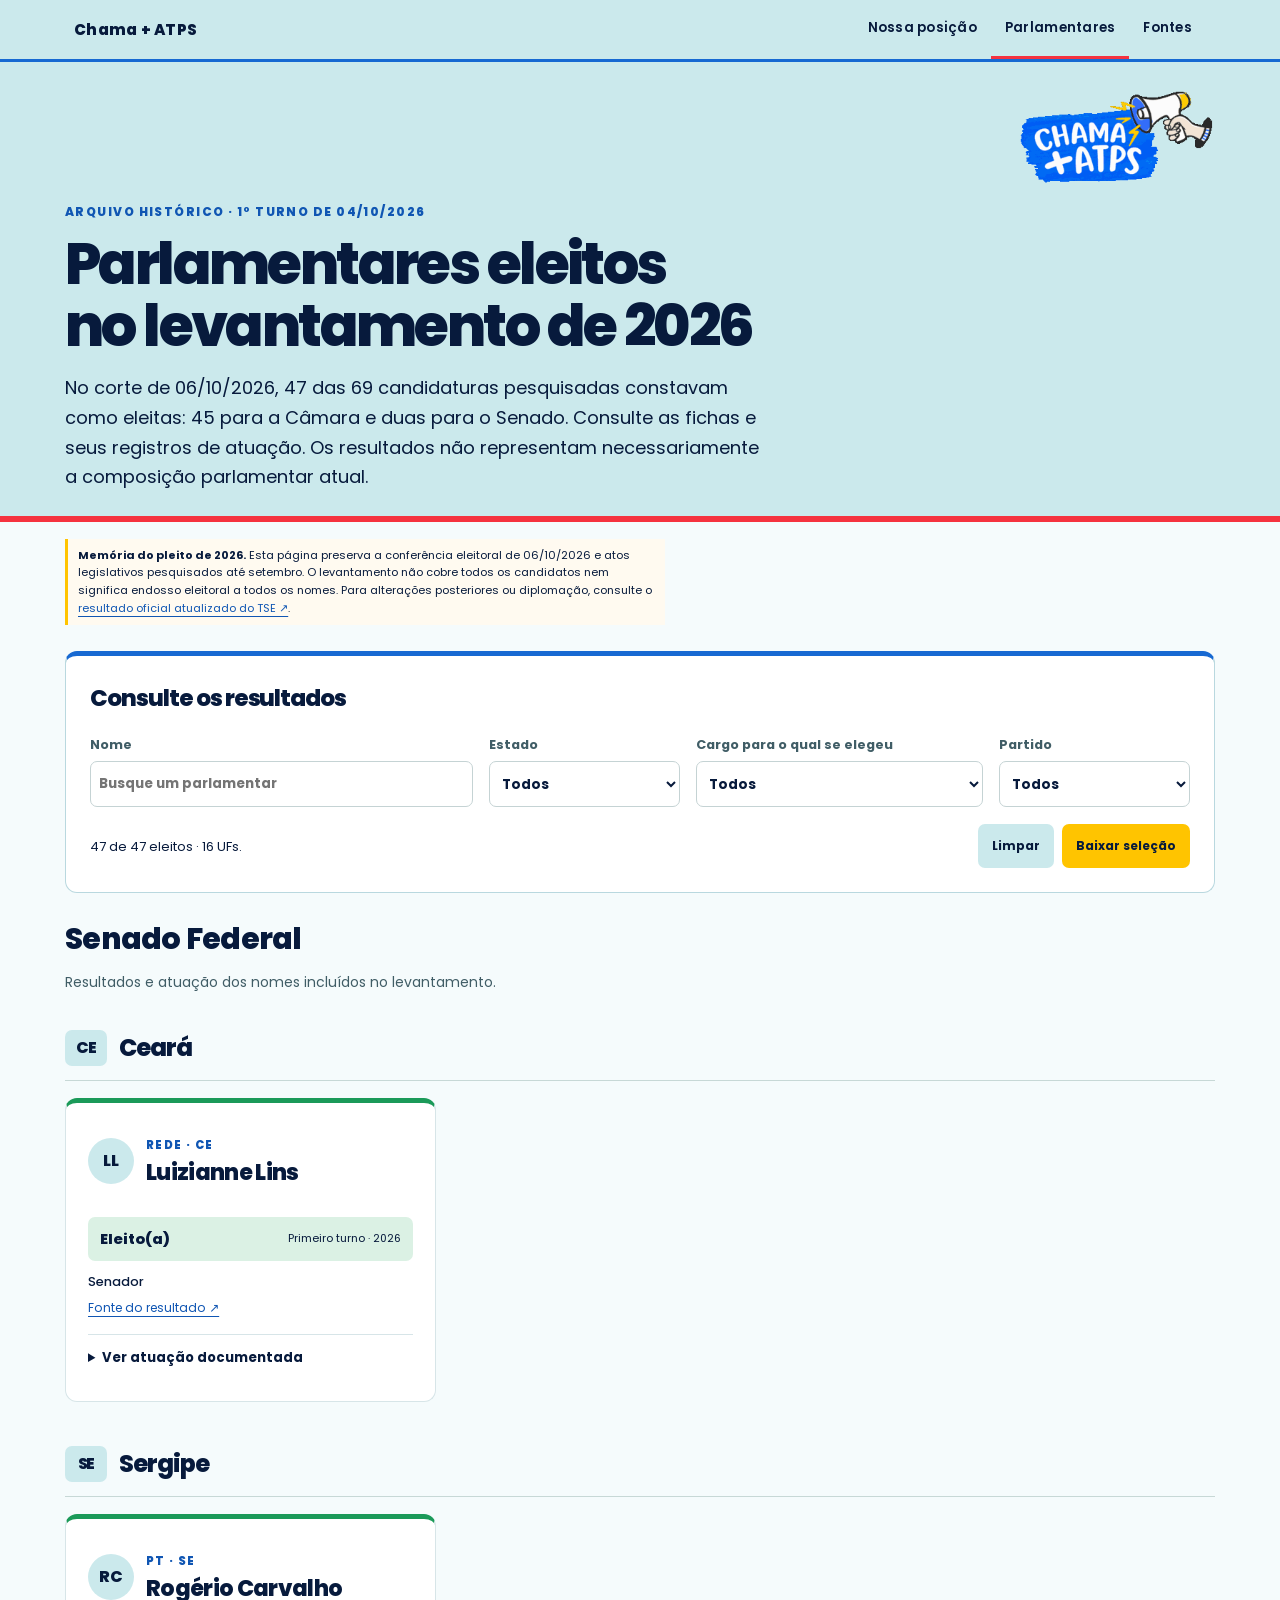
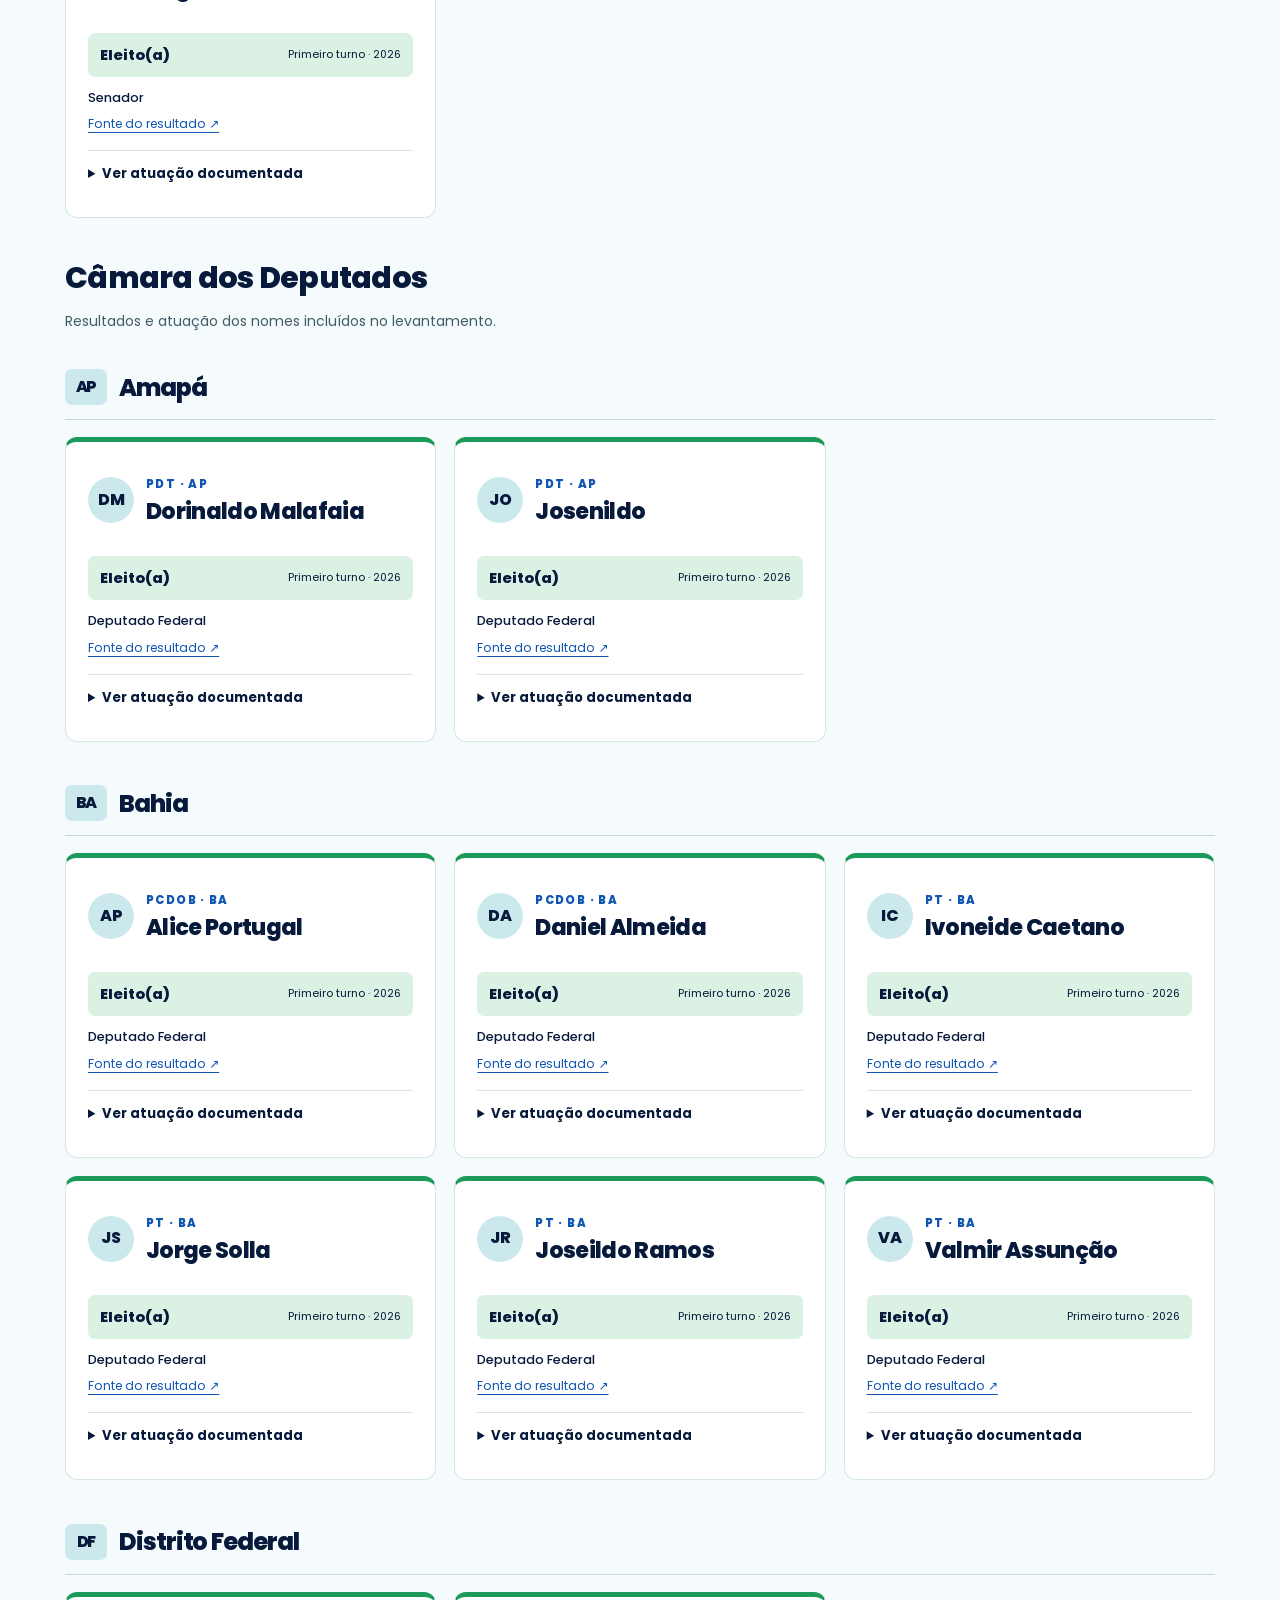
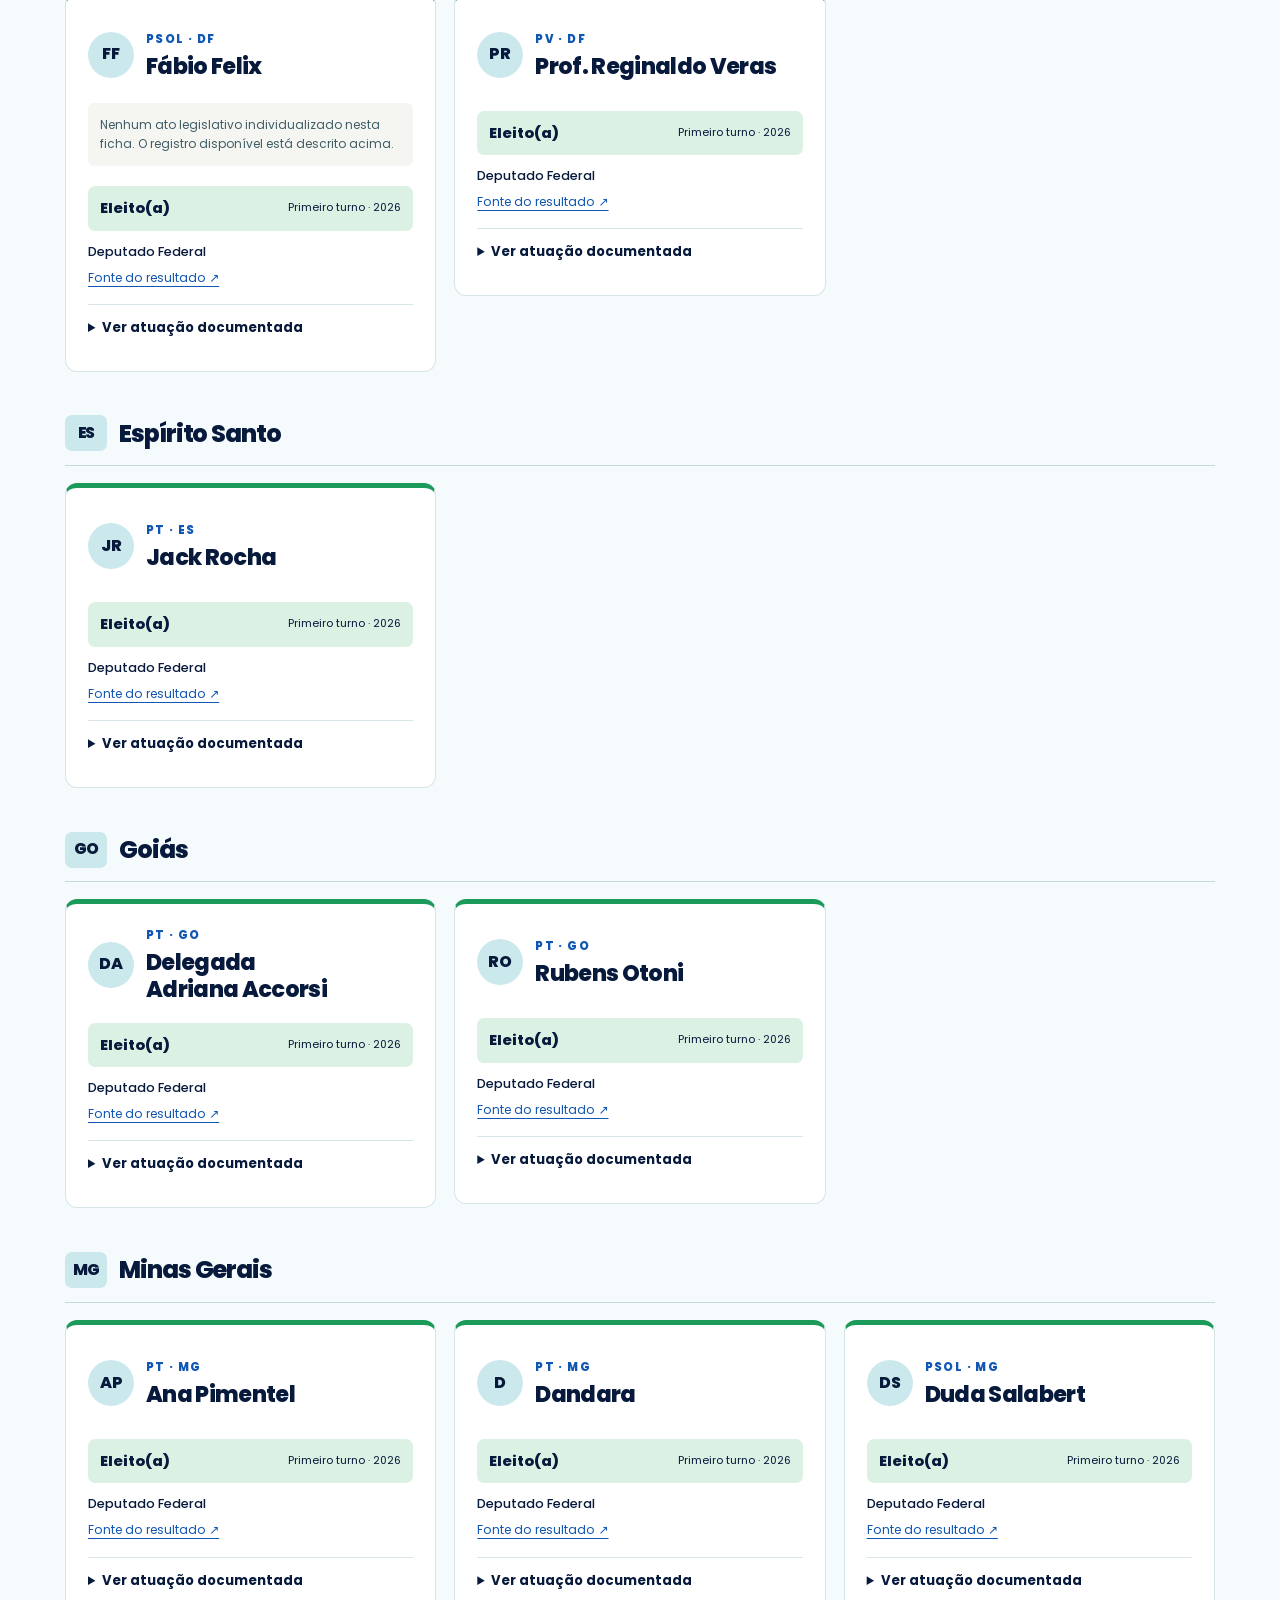
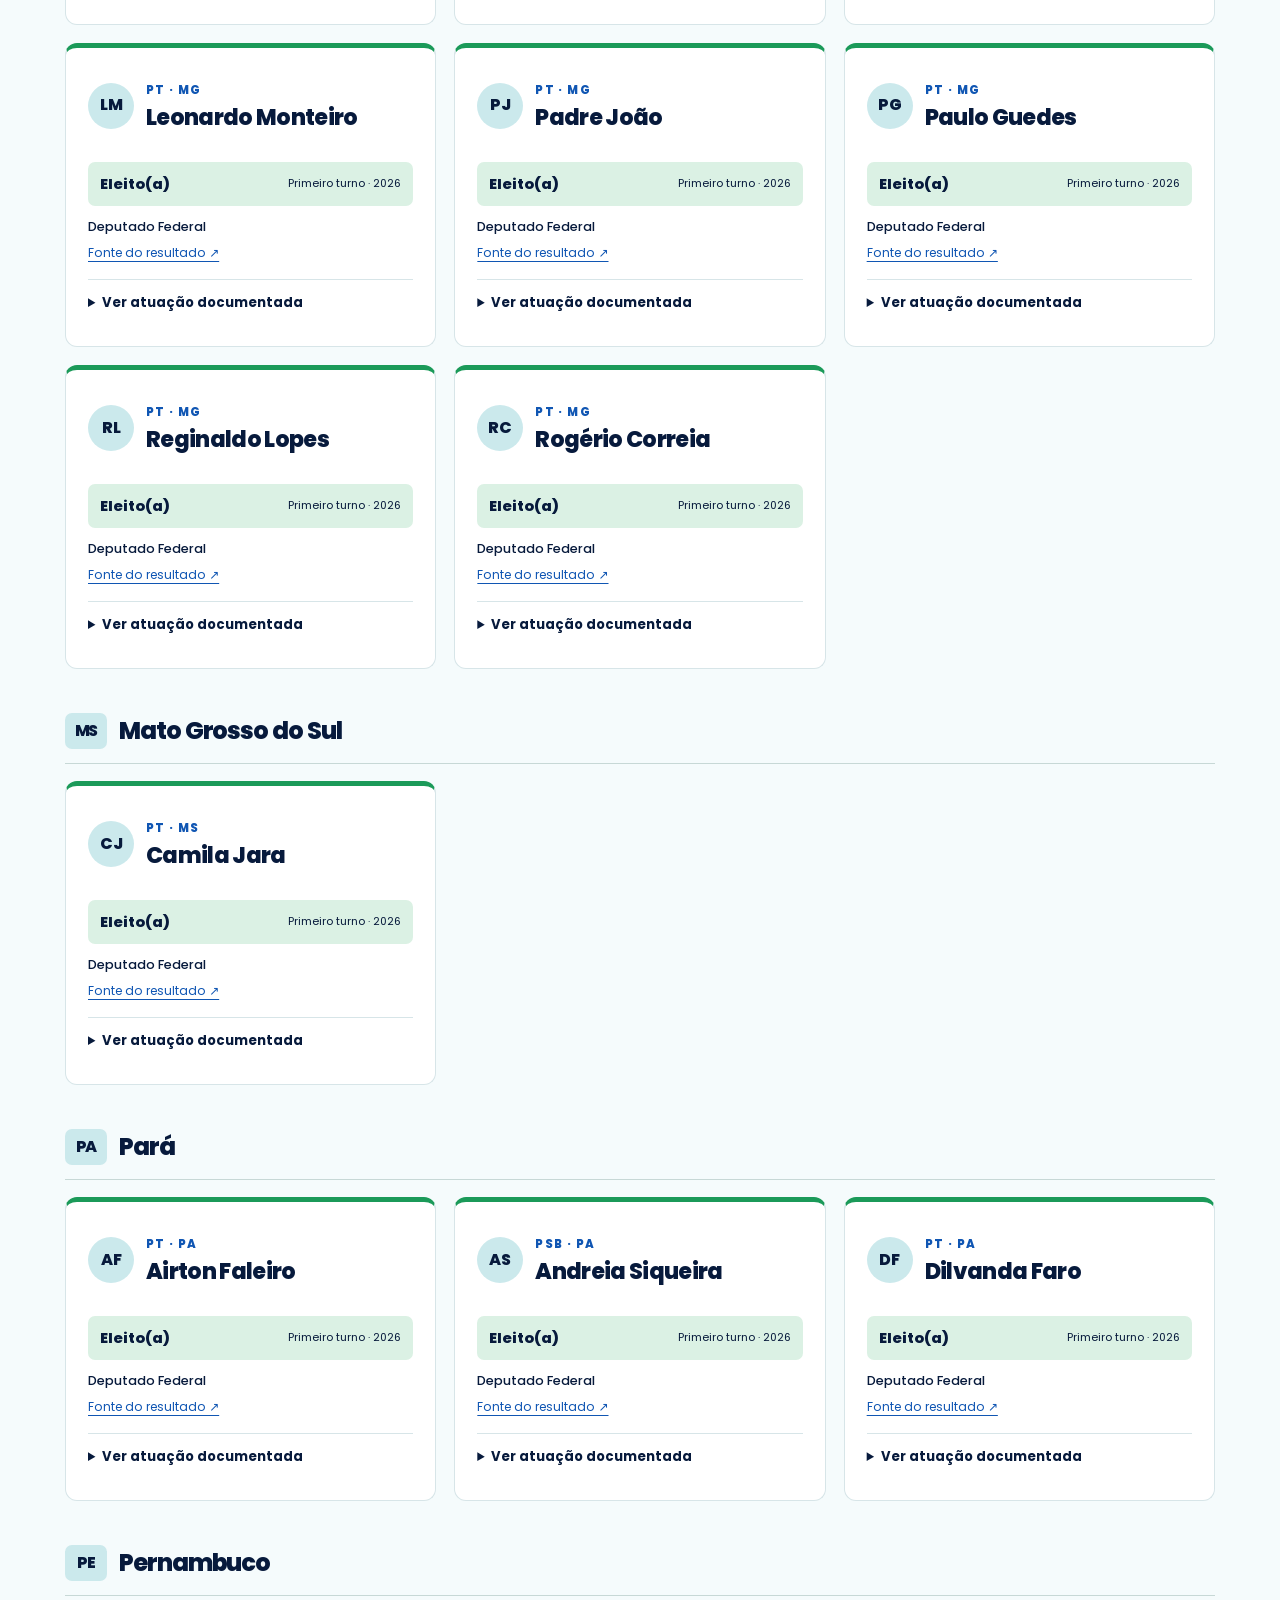
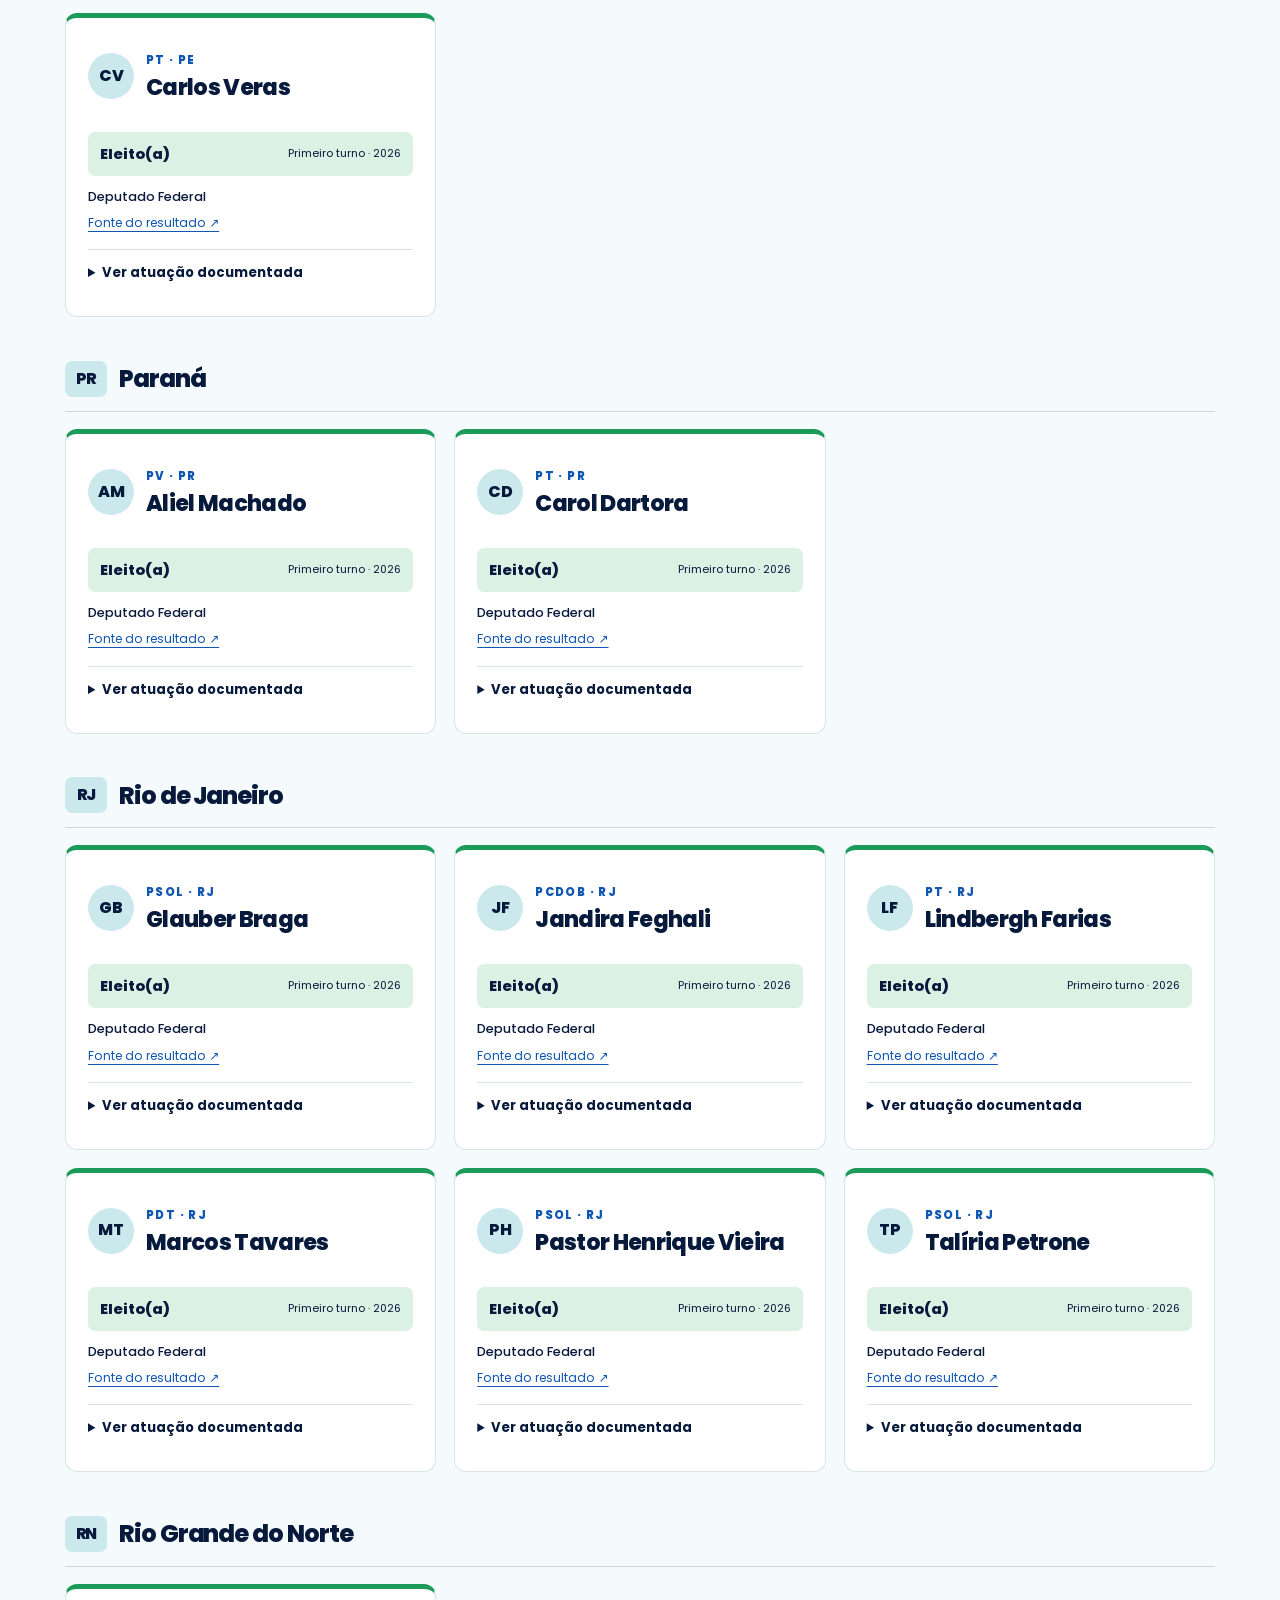
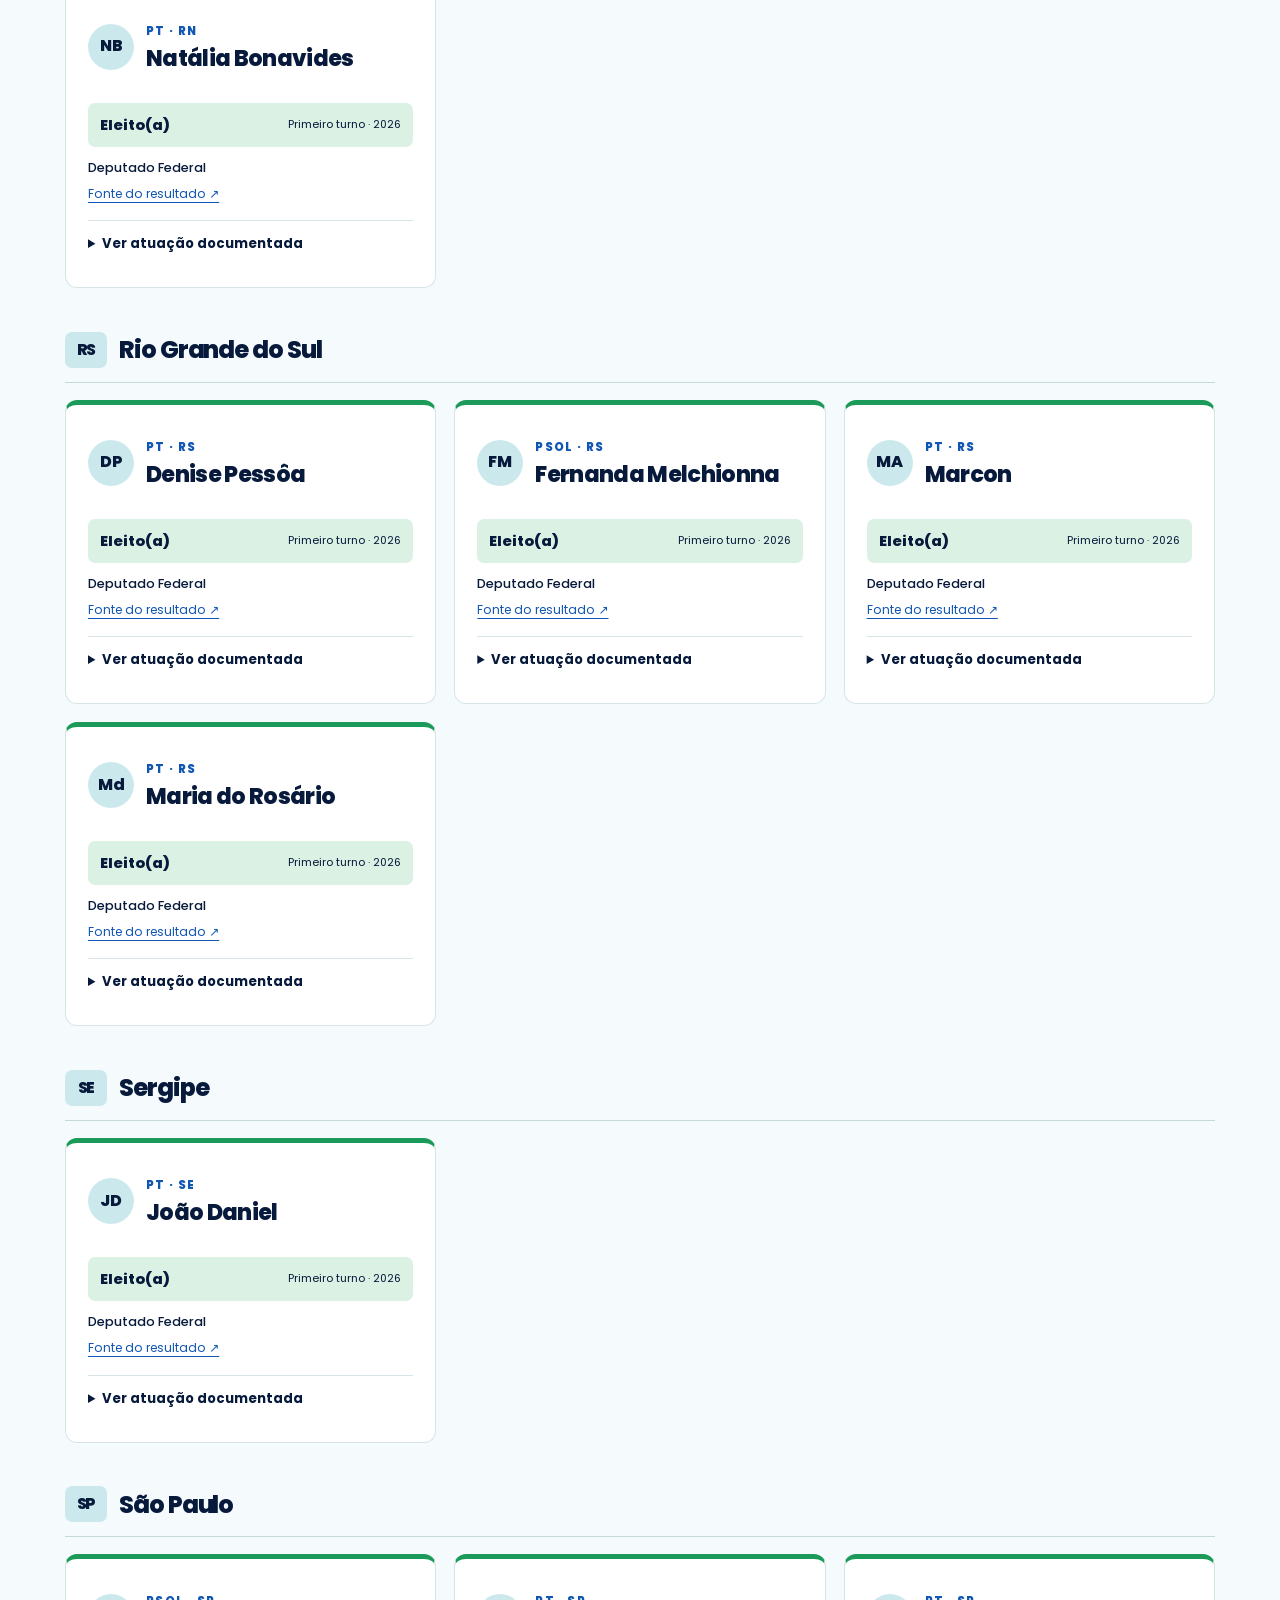
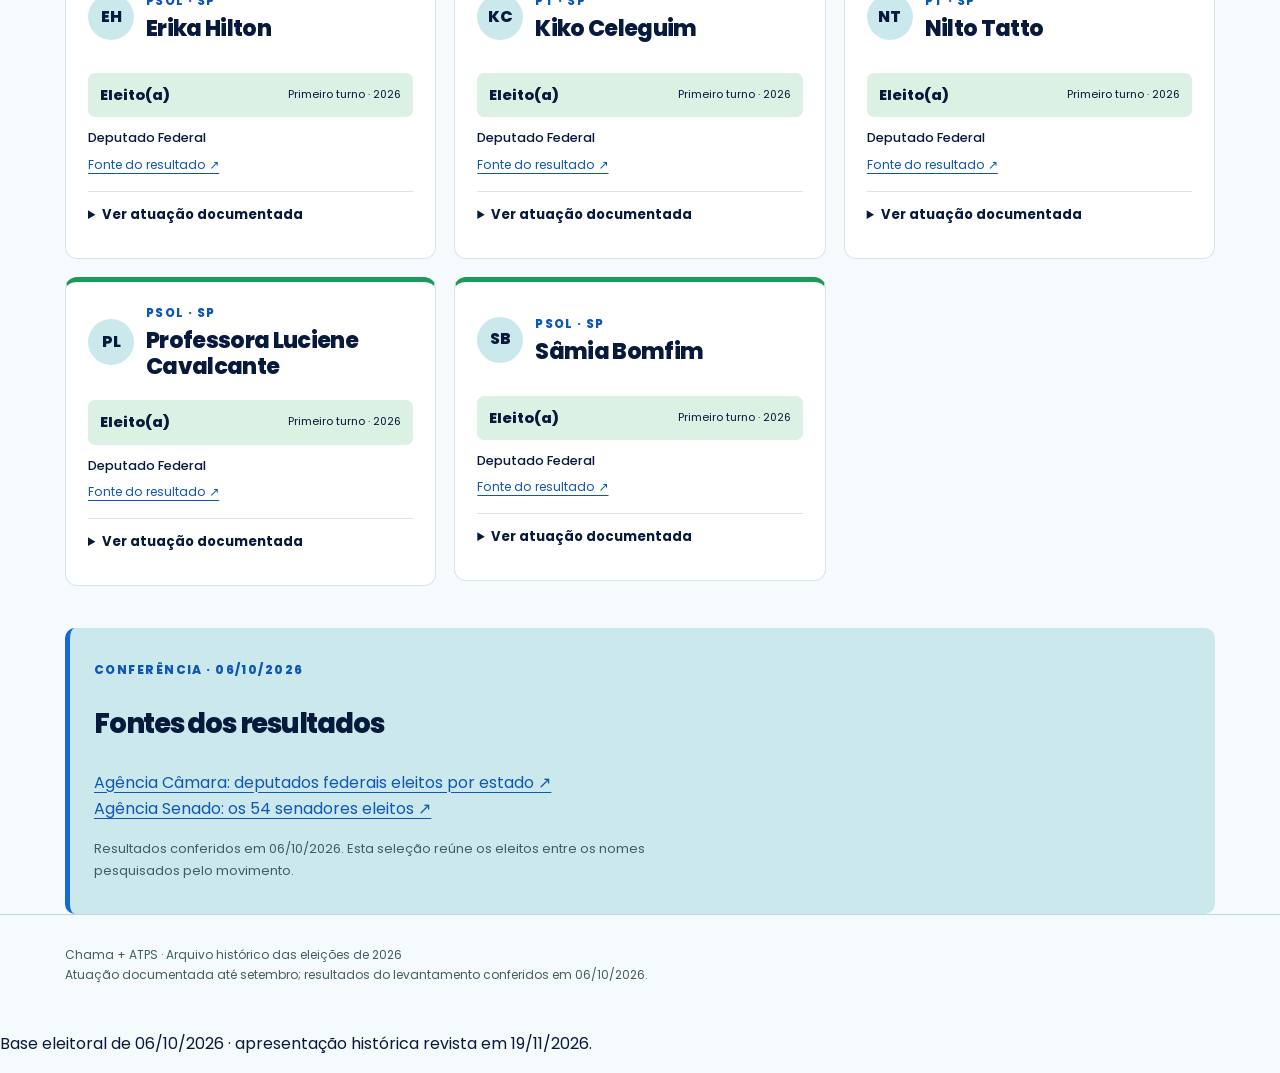
<file: candidaturas/index.html>
<!DOCTYPE html>

<html lang="pt-BR"><head><meta charset="utf-8"/><meta content="width=device-width,initial-scale=1" name="viewport"/><link href="https://fonts.googleapis.com" rel="preconnect"/><link crossorigin="" href="https://fonts.gstatic.com" rel="preconnect"/><link href="https://fonts.googleapis.com/css2?family=Poppins:wght@400;500;600;700;800&amp;display=swap" rel="stylesheet"/><title>Arquivo 2026 | Resultados parlamentares do levantamento — Chama + ATPS</title><meta content="Memória eleitoral de 2026: resultados do primeiro turno entre 69 candidaturas pesquisadas pelo Chama + ATPS, com informações e fontes conferidas em 06/10/2026." name="description"/><style>
:root{--ink:#17384b;--muted:#526b76;--cyan:#cbe9ec;--blue:#247699;--green:#22755c;--yellow:#eab943;--paper:#f6f8f5;--line:#d8e2df}*{box-sizing:border-box}html{scroll-behavior:smooth;scroll-padding-top:80px}body{margin:0;background:var(--paper);color:var(--ink);font:16px/1.55 system-ui,-apple-system,BlinkMacSystemFont,"Segoe UI",sans-serif}a{color:#166181;text-underline-offset:3px}button,select,input{font:inherit}button{cursor:pointer}button:focus-visible,a:focus-visible,summary:focus-visible,input:focus-visible,select:focus-visible{outline:3px solid #cf8e00;outline-offset:3px}[hidden]{display:none!important}.wrap{width:min(1240px,calc(100% - 48px));margin:auto}.mast{background:white;border-bottom:1px solid var(--line)}.mast .wrap{display:flex;justify-content:space-between;align-items:center;gap:16px;padding-top:17px;padding-bottom:17px}.mark{font-size:14px;font-weight:800;letter-spacing:.05em}.mark i{display:inline-block;width:12px;height:12px;background:var(--green);margin-right:9px;box-shadow:5px -5px 0 var(--yellow)}.edition{font-size:12px;color:var(--muted)}.hero{background:var(--cyan);padding:50px 0 38px;border-bottom:5px solid var(--green)}.hero-inner{display:grid;grid-template-columns:1.6fr 1fr;gap:50px;align-items:center}.overline{text-transform:uppercase;font-size:12px;font-weight:800;letter-spacing:.12em;color:#24586d}h1{font-size:clamp(34px,4.5vw,58px);line-height:1.07;letter-spacing:-.045em;margin:15px 0 20px;max-width:780px}h1 span{color:var(--green)}.lead{font-size:18px;max-width:680px;margin:0}.scope-card{border:1px solid #a6ced0;background:#ffffffc9;padding:25px;border-radius:18px}.scope-card strong{display:block;font-size:25px;line-height:1.3;margin-bottom:12px}.scope-card p{font-size:14px;margin:9px 0}.scope-card .scope-number{font-size:70px;line-height:1;font-weight:850;letter-spacing:-.06em;display:block;color:var(--green)}.scope-card .tiny{font-size:12px;color:var(--muted);margin-top:17px}.topnav{background:#fff;border-bottom:1px solid var(--line);position:sticky;top:0;z-index:4}.topnav .wrap{display:flex;align-items:center;gap:25px;min-height:57px}.topnav a{font-size:13px;font-weight:750;color:var(--ink);text-decoration:none;padding:16px 0}.topnav a:hover{color:var(--green)}.topnav button{margin-left:auto;background:transparent;border:1px solid var(--line);border-radius:8px;font-size:12px;padding:7px 13px}.overview{padding:36px 0 28px}.stats{display:grid;grid-template-columns:repeat(4,1fr);gap:14px}.stat{background:#fff;border:1px solid var(--line);border-radius:12px;padding:17px 22px}.stat b{font-size:35px;line-height:1.1;display:block;letter-spacing:-.04em}.stat span{font-size:13px;color:var(--muted)}.stat:first-child{border-left:5px solid var(--green)}.overview h2,.section-title h2{font-size:24px;line-height:1.2;margin:28px 0 8px;letter-spacing:-.025em}.small{font-size:13px;color:var(--muted)}.tiles{display:grid;grid-template-columns:repeat(12,1fr);gap:8px;margin-top:17px}.uf-tile{border:1px solid var(--line);background:#fff;border-radius:10px;padding:10px 9px 13px;position:relative;overflow:hidden;text-align:left;color:var(--ink)}.uf-tile b{font-size:21px;display:block}.uf-tile span{font-size:11px;color:var(--muted)}.uf-tile i{height:4px;background:var(--blue);position:absolute;bottom:0;left:0}.uf-tile:hover,.uf-tile.active{background:#e0eeee;border-color:var(--green)}.legend{margin-top:24px;display:flex;flex-wrap:wrap;gap:12px;align-items:center;font-size:12px}.badge{font-size:11px;border-radius:5px;padding:5px 8px;display:inline-block;font-weight:750}.direct{background:#daede3;color:#215e47}.historical{background:#e0edf4;color:#245c77}.pending{background:#f9edd1;color:#75560c}.legend p{width:100%;margin:0;color:var(--muted)}.filter-panel{padding:24px;background:white;border:1px solid var(--line);border-radius:15px;margin:15px 0 24px}.filter-title{display:flex;justify-content:space-between;align-items:center;gap:20px;margin-bottom:16px}.filter-title h2{font-size:23px;margin:0}.filter-grid{display:grid;grid-template-columns:1.25fr 1fr 1fr 1.3fr .75fr;gap:12px}label{display:block;font-size:12px;font-weight:700;color:var(--muted)}select,input{width:100%;border:1px solid #c5d3d4;border-radius:7px;padding:10px 8px;background:white;color:var(--ink);font-size:13px;margin-top:6px;min-width:0}.action{background:var(--green);color:white;border:0;border-radius:7px;padding:9px 14px;font-size:12px;font-weight:700}.action.secondary{background:#edf3f1;color:var(--ink)}.filter-bottom{display:flex;justify-content:space-between;align-items:center;gap:16px;margin-top:17px}.filter-bottom p{font-size:13px;margin:0}.buttons{display:flex;gap:8px}.state-group{margin:34px 0 42px}.state-heading{display:flex;align-items:center;justify-content:space-between;border-bottom:1px solid #c7d8d6;margin-bottom:17px;padding-bottom:12px}.state-heading h2{font-size:24px;margin:0;display:flex;align-items:center;gap:12px}.state-heading h2 span{display:inline-flex;align-items:center;justify-content:center;width:42px;height:36px;background:var(--cyan);border-radius:7px;font-size:16px}.state-heading small{font-size:12px;color:var(--muted)}.cards{display:grid;grid-template-columns:repeat(3,minmax(0,1fr));gap:18px;align-items:start}.candidate{background:white;border:1px solid var(--line);border-radius:15px;overflow:hidden;padding:23px 22px;box-shadow:0 5px 20px #17384b04;scroll-margin-top:80px}.person-heading{display:flex;align-items:center;gap:12px;min-height:72px}.monogram{display:flex;justify-content:center;align-items:center;flex-shrink:0;width:43px;height:43px;border-radius:50%;background:#e9f3f1;color:#337460;font-size:16px;font-weight:800}.eyebrow{font-size:11px;font-weight:750;color:var(--muted)}.person-heading h3{font-size:23px;line-height:1.15;letter-spacing:-.03em;margin:4px 0 0}.ballot{display:flex;align-items:center;justify-content:space-between;gap:12px;border-top:1px solid #e5edeb;margin:15px 0 8px;padding-top:13px}.label{display:block;font-size:10px;text-transform:uppercase;letter-spacing:.045em;color:var(--muted)}.ballot strong{font-size:13px;line-height:1.2;display:block;margin-top:5px;max-width:170px}.number{text-align:right}.number b{font-size:33px;letter-spacing:.025em;line-height:1.2;font-variant-numeric:tabular-nums}.status{font-size:10px;color:#326852;font-weight:750;padding:7px 0;display:flex;align-items:baseline;gap:7px}.dot{width:6px;height:6px;flex-shrink:0;border-radius:50%;background:currentColor}.status.warning{color:#936017;background:#fff3d4;border-radius:5px;padding:8px}.relation{margin-top:15px}.relation p{font-size:13px;margin:11px 0 7px;line-height:1.6}.relation>a{font-size:11px;font-weight:650}.tags{display:flex;gap:5px;flex-wrap:wrap;margin:12px 0 10px}.tags span{font-size:9px;color:var(--muted);background:#f0f4f3;padding:3px 6px;border-radius:4px}.doc{margin-top:15px;padding-top:13px;border-top:1px solid #e2eae8}.doc-top{display:flex;justify-content:space-between;gap:10px;align-items:baseline}.doc-top strong{font-size:12px;line-height:1.3}.doc-top>span{font-size:10px;color:var(--muted);white-space:nowrap}.doc p{font-size:12px;line-height:1.6;margin:7px 0}.doc-links{display:flex;gap:12px;flex-wrap:wrap;font-size:10px;font-weight:700;margin-top:7px}.source-detail{margin:10px 0 0}.source-detail summary{font-size:10px;color:var(--muted)}summary{cursor:pointer}.source-detail p{font-size:10px;overflow-wrap:anywhere}.more{margin-top:18px;background:#f5f8f7;padding:12px;border-radius:7px}.more>summary{font-size:11px;font-weight:750;color:var(--green)}.note{font-size:11px;border-left:3px solid var(--yellow);padding:8px 10px;background:#fffaf0;margin:17px 0 4px;line-height:1.6}.electoral{margin-top:18px;border-top:1px solid var(--line);padding-top:12px}.electoral summary{font-size:11px;font-weight:750}.electoral dl{font-size:10px;margin:12px 0}.electoral dt{color:var(--muted);margin-top:8px}.electoral dd{margin:0;overflow-wrap:anywhere}.electoral p{font-size:10px}.gap{font-size:12px;color:var(--muted);background:#f5f6f2;padding:12px;border-radius:6px}.section-title p{color:var(--muted);max-width:830px;font-size:14px}.secondary-block{margin:35px 0 40px;padding:26px;background:#eaf0ed;border:1px solid #d3dfd9;border-radius:16px}.secondary-block h2{font-size:22px;margin:0 0 9px}.secondary-block>p{font-size:13px;margin-bottom:20px;max-width:900px}.secondary-block.center{background:#f7f0dd}.secondary-block.center .cards{grid-template-columns:minmax(0,1fr) minmax(0,2fr)}.criteria{background:white;border-top:4px solid var(--green);padding:30px;border-radius:14px;margin:40px 0}.criteria h2{margin-top:0;font-size:26px}.criteria h3{font-size:17px;margin-top:24px}.criteria p,.criteria li{font-size:13px;line-height:1.7}.criteria table{width:100%;border-collapse:collapse;font-size:12px;line-height:1.5;margin:18px 0}.criteria th,.criteria td{padding:12px 10px;border-bottom:1px solid var(--line);text-align:left;vertical-align:top}.criteria th{background:#eff5f2}.criteria td:first-child{font-weight:700;min-width:150px}.source-list{columns:2;column-gap:40px;padding-left:18px}.source-list li{break-inside:avoid;margin:0 0 15px}.source-list p{margin:3px 0;font-size:11px;color:var(--muted)}.tail{padding:30px 0;color:var(--muted);font-size:12px}.empty{padding:30px;border:1px dashed #9dbbb6;border-radius:10px;text-align:center}.strict-note{font-size:12px;line-height:1.6;color:var(--muted);margin-top:18px}.strict-note a{font-weight:700}.pill-notice{border-radius:10px;padding:15px 19px;background:#fff6d9;font-size:13px;margin:22px 0 6px}.center-explain{padding:20px}.center-explain p{font-size:14px;line-height:1.8}.center-explain strong{font-size:20px;display:block;margin-bottom:12px}.noscript{padding:18px;background:#fff1cd}footer{border-top:1px solid var(--line)}@media(max-width:1050px){.cards{grid-template-columns:repeat(2,minmax(0,1fr))}.tiles{grid-template-columns:repeat(6,1fr)}.filter-grid{grid-template-columns:repeat(3,minmax(0,1fr))}.hero-inner{gap:25px}.hero h1{font-size:44px}.secondary-block .cards{grid-template-columns:repeat(2,minmax(0,1fr))}}@media(max-width:650px){.wrap{width:calc(100% - 28px)}.hero{padding:30px 0}.hero-inner{grid-template-columns:1fr;gap:24px}.hero h1{font-size:39px}.lead{font-size:16px}.scope-card{padding:18px}.scope-card .scope-number{font-size:48px;float:left;margin-right:15px}.scope-card strong{font-size:19px;padding-top:2px}.scope-card .tiny{clear:both;padding-top:8px}.stats{grid-template-columns:repeat(2,1fr);gap:9px}.stat{padding:15px}.tiles{grid-template-columns:repeat(4,1fr)}.topnav .wrap{gap:15px;overflow-x:auto}.topnav a{white-space:nowrap;font-size:11px}.topnav button{display:none}.filter-panel{padding:17px}.filter-grid{grid-template-columns:1fr 1fr}.filter-grid label:first-child{grid-column:1/-1}.filter-bottom{align-items:flex-start;flex-direction:column}.cards,.secondary-block .cards,.secondary-block.center .cards{grid-template-columns:1fr}.candidate{padding:22px}.state-heading h2{font-size:22px}.secondary-block{padding:18px}.criteria{padding:20px}.source-list{columns:1}.criteria table{font-size:11px}.criteria td:first-child{min-width:90px}.mast .edition{font-size:10px}.mark{font-size:12px}.center-explain{padding:6px}}@media print{body{font-size:10pt;background:white}.wrap{width:100%}.topnav,.filter-panel,.tiles,.buttons,.print-hide{display:none}.hero{padding:15px 0;background:white;border-bottom:2px solid #333}.hero-inner{grid-template-columns:2fr 1fr;gap:15px}.hero h1{font-size:26pt}.lead{font-size:11pt}.scope-card{padding:12px}.scope-card .scope-number{font-size:38pt}.scope-card strong{font-size:13pt}.stats{grid-template-columns:repeat(4,1fr)}.stat{padding:8px}.stat b{font-size:22pt}.cards{grid-template-columns:repeat(2,minmax(0,1fr));gap:12px}.candidate{break-inside:avoid;box-shadow:none;padding:16px}.person-heading h3{font-size:17pt}.state-group{margin:20px 0}.section-title,.state-heading{break-after:avoid}.secondary-block{background:white;padding:15px}.criteria{padding:15px;break-before:page}.source-list{columns:1}.source-detail,.electoral{display:none}a{color:inherit}.overview{padding:14px 0}.mast .wrap{padding:8px 0}.tail{padding:12px 0}.note{background:white}.tags{display:none}}

.current-role{background:#f0f6f3;padding:11px 13px;margin-top:14px;border-radius:8px}.current-role strong{display:block;font-size:13px;line-height:1.4;margin-top:5px}.current-role small{display:block;font-size:11px;color:var(--muted);margin-top:3px}.current-role+.ballot{margin-top:10px}.intro-note{border-left:3px solid var(--green);padding:12px 17px;background:#fff;font-size:13px;line-height:1.7;margin:20px 0}.intro-note p{margin:0}.hero h1{max-width:750px}.scope-card .tiny{clear:both}.tiles{grid-template-columns:repeat(7,minmax(0,1fr))}.public-note{font-size:12px;margin:14px 0 0;color:var(--muted)}.history-section{margin:45px 0;padding-top:20px;border-top:4px solid var(--green)}.supporter{background:#fff;border:1px solid var(--line);border-radius:13px;padding:22px}.supporter h3{font-size:23px;margin:7px 0 0;line-height:1.2}.supporter p{font-size:13px}.supporter .badge{margin-top:15px}.supporter .small{font-size:12px}.history-section>.section-title{margin-bottom:23px}.criteria>details{border-top:1px solid var(--line);margin-top:18px;padding-top:18px}.criteria>details>summary{font-size:15px;font-weight:750}.criteria>details>h3{font-size:15px}.criteria summary+*{margin-top:14px}.caveat{background:#fff8e9}.definition{font-size:13px;line-height:1.8}.table-scroll{overflow-x:auto}.criteria .source-list{margin-top:18px}.topnav .wrap{overflow-x:auto}.topnav a{white-space:nowrap}.section-title h2{font-size:30px}.status{font-size:11px}.scope-card strong{font-size:22px}@media(max-width:650px){.tiles{grid-template-columns:repeat(4,minmax(0,1fr))}.hero h1{font-size:36px}.section-title h2{font-size:25px}.history-section{margin-top:30px}.scope-card .scope-number{float:none}.criteria th,.criteria td{min-width:130px}.supporter{padding:19px}}@media print{.supporter{break-inside:avoid}.current-role{border:1px solid #ddd}.history-section{break-before:page}.criteria details{display:block}.cards{grid-template-columns:repeat(2,minmax(0,1fr))}.topnav{display:none}}

/* Chama + ATPS · Continuidade Viva · harmonização visual 11/09/2026 */
:root{--ink:#071A3C;--muted:#526B76;--cyan:#CBE9EC;--blue:#1769D2;--green:#1B9A59;--yellow:#FFC400;--red:#F5333F;--paper:#F5FBFC;--line:#D7E5E8;--turq:#65C9C5}
body{font-family:Poppins,system-ui,-apple-system,BlinkMacSystemFont,"Segoe UI",sans-serif}
a{color:var(--blue)}
.mast{background:var(--paper)}.mark i{background:var(--turq);box-shadow:5px -5px 0 var(--yellow)}
.hero{background:linear-gradient(115deg,var(--cyan),#eef9fa 72%);border-bottom:5px solid var(--blue)}
.hero h1 span{color:var(--blue)}
.scope-card{border-color:#9fd6d4;background:rgba(255,255,255,.88);border-radius:14px}
.topnav{background:rgba(245,251,252,.97);backdrop-filter:blur(8px)}
.intro-note{border-left-color:var(--blue)}
.uf-tile i{background:var(--turq)}
.filter-panel{border-radius:14px}
button:focus-visible,a:focus-visible,summary:focus-visible,input:focus-visible,select:focus-visible{outline:3px solid var(--yellow);outline-offset:3px}
@media(max-width:720px){.wrap{width:min(100% - 28px,1240px)}.mast .wrap{align-items:flex-start}.topnav .wrap{overflow-x:auto;flex-wrap:nowrap;scrollbar-width:thin}.topnav a,.topnav button{white-space:nowrap}.hero{padding-top:36px}}
.consult-note{margin:20px 0 24px;padding:18px 20px;border-left:4px solid var(--green);background:#edf4f1;border-radius:8px;font-size:13px;line-height:1.65}.consult-note strong{color:var(--green);display:block;margin-bottom:6px}.consult-note p{margin:6px 0}.consult-note .consult-meta{font-size:11px;color:var(--muted)}
/* first-fold-refresh-20260913 */
.mast .wrap{padding-top:13px;padding-bottom:13px}
.hero{padding:38px 0 30px}
.hero-inner{grid-template-columns:minmax(0,1.7fr) minmax(280px,.82fr);gap:34px;align-items:stretch}
.hero h1{margin:12px 0 16px;max-width:720px}
.lead{max-width:700px}
.scope-card--compact{display:flex;flex-direction:column;justify-content:center;border:1px solid #a6ced0;background:rgba(255,255,255,.9);padding:24px 26px;border-radius:18px;box-shadow:0 12px 30px rgba(23,56,75,.06)}
.scope-kicker{text-transform:uppercase;font-size:10px;font-weight:800;letter-spacing:.13em;color:var(--muted);margin-bottom:14px}
.scope-metrics{display:grid;grid-template-columns:1.25fr 1fr;gap:12px;align-items:end}
.scope-metric{min-width:0}
.scope-number{font-size:54px!important;line-height:.95!important;font-weight:850;letter-spacing:-.055em;display:block;color:var(--green)!important;float:none!important;margin:0!important}
.scope-number--secondary{font-size:42px!important;color:var(--blue)!important}
.scope-label{display:block;margin-top:5px;font-size:12px;font-weight:750;color:var(--ink)}
.scope-breakdown{margin:16px 0 0!important;padding-top:13px;border-top:1px solid #d7e4e3;font-size:12px!important;font-weight:700;color:var(--muted)}
.scope-card--compact .tiny{margin-top:8px!important;padding:0!important;clear:none!important}
.overview>.consult-note{margin:18px 0 20px;padding:14px 17px;background:#fff;border:1px solid var(--line);border-left:4px solid var(--yellow);border-radius:10px;display:grid;grid-template-columns:minmax(210px,.55fr) minmax(0,1.45fr);gap:8px 20px;align-items:start}
.overview>.consult-note strong{grid-column:1;font-size:12px;line-height:1.4}
.overview>.consult-note>p{grid-column:2;margin:0;font-size:12px;line-height:1.55}
.overview>.consult-note .consult-meta{grid-column:2;color:var(--muted);font-size:11px}
@media(max-width:900px){.hero-inner{grid-template-columns:1.45fr .9fr;gap:24px}.scope-card--compact{padding:20px}.scope-number{font-size:48px!important}.scope-number--secondary{font-size:38px!important}.overview>.consult-note{grid-template-columns:1fr}.overview>.consult-note strong,.overview>.consult-note>p,.overview>.consult-note .consult-meta{grid-column:1}}
@media(max-width:650px){.hero{padding:28px 0 24px}.hero-inner{grid-template-columns:1fr;gap:18px}.scope-card--compact{padding:18px 20px}.scope-metrics{grid-template-columns:1fr 1fr}.scope-number{font-size:46px!important}.scope-number--secondary{font-size:38px!important}.overview>.consult-note{margin-top:14px}}

/* criteria-refresh-20260914 */
.scope-number::before,.scope-number::after{content:none!important}
.selection-criteria{margin:30px 0 34px;padding:28px 30px;background:#fff;border:1px solid var(--line);border-top:4px solid var(--green);border-radius:14px;scroll-margin-top:80px}
.selection-criteria .overline{margin-bottom:7px}.selection-criteria h2{font-size:28px;line-height:1.2;letter-spacing:-.025em;margin:0 0 10px}.selection-criteria>.criteria-lead{font-size:14px;line-height:1.75;max-width:920px;margin:0 0 20px;color:var(--muted)}
.selection-criteria-grid{display:grid;grid-template-columns:repeat(2,minmax(0,1fr));gap:12px}.selection-criterion{background:#f5f9f7;border:1px solid #dde9e5;border-radius:10px;padding:16px 17px}.selection-criterion h3{font-size:14px;margin:0 0 7px}.selection-criterion p,.selection-criterion li{font-size:12px;line-height:1.65;margin-top:0}.selection-criterion ul{margin:7px 0 0;padding-left:18px}.selection-criterion--wide{grid-column:1/-1}
.selection-caveat{margin-top:16px;padding:16px 18px;background:#fff8e5;border-left:4px solid var(--yellow);border-radius:8px}.selection-caveat strong{display:block;font-size:13px;margin-bottom:5px}.selection-caveat p{font-size:12px;line-height:1.65;margin:5px 0}.why-here{margin:12px 0 4px;padding:10px 12px;background:#eef6f3;border-left:3px solid var(--green);border-radius:6px}.why-here .why-label{display:block;font-size:9px;font-weight:800;letter-spacing:.07em;text-transform:uppercase;color:var(--muted);margin-bottom:4px}.why-here strong{font-size:11px;line-height:1.45;color:var(--ink)}
@media(max-width:650px){.selection-criteria{padding:20px}.selection-criteria-grid{grid-template-columns:1fr}.selection-criterion--wide{grid-column:auto}.selection-criteria h2{font-size:24px}}

</style> <!-- SEO/OG: URL canônica de produção -->
<link href="https://chamamais-atps-eleicoes-2026.vercel.app/candidaturas/" rel="canonical"/>
<meta content="Quem se elegeu — Chama + ATPS" property="og:title"/>
<meta content="Resultados do primeiro turno entre os 69 nomes do levantamento do Chama + ATPS, com fontes e registros de atuação." property="og:description"/>
<meta content="website" property="og:type"/>
<meta content="https://chamamais-atps-eleicoes-2026.vercel.app/candidaturas/" property="og:url"/>
<meta content="summary" name="twitter:card"/>
<link href="../assets/styles.css" rel="stylesheet"/>
<link href="../assets/brand.css" rel="stylesheet"/>
<link href="../assets/refresh.css" rel="stylesheet"/><link href="../assets/campaign.css" rel="stylesheet"/></head><body class="results-page">
<a class="skip-link" href="#conteudo">Ir para o conteúdo</a>
<nav aria-label="Navegação principal" class="site-nav"><div class="nav-inner"><a class="nav-home" href="../">Chama + ATPS</a><ul class="nav-links"><li><a href="../apoio-lula/">Nossa posição</a></li><li><a aria-current="page" href="../candidaturas/">Parlamentares</a></li><li><a href="../fundamentos/">Fontes</a></li></ul></div></nav>
<section class="hero"><div class="wrap hero-inner results-hero-simple"><div><div aria-label="Chama + ATPS" class="brand-signature brand-signature--brush brand-signature--hero" role="img"><span aria-hidden="true" class="brand-brush-crop"><img alt="" src="../assets/pincelada_azul_preset.svg"/></span><img alt="" aria-hidden="true" class="brand-lettering" src="../assets/lettering_chama_atps.svg"/></div><div class="overline">Arquivo histórico · 1º turno de 04/10/2026</div><h1>Parlamentares eleitos<br/>no levantamento de 2026</h1><p class="lead">No corte de 06/10/2026, 47 das 69 candidaturas pesquisadas constavam como eleitas: 45 para a Câmara e duas para o Senado. Consulte as fichas e seus registros de atuação. Os resultados não representam necessariamente a composição parlamentar atual.</p></div></div></section>
<main class="wrap" id="conteudo"><p class="note"><strong>Memória do pleito de 2026.</strong> Esta página preserva a conferência eleitoral de 06/10/2026 e atos legislativos pesquisados até setembro. O levantamento não cobre todos os candidatos nem significa endosso eleitoral a todos os nomes. Para alterações posteriores ou diplomação, consulte o <a href="https://www.tse.jus.br/eleicoes/eleicoes-2026-content/divulgacao-dos-resultados-das-eleicoes-2026" target="_blank" rel="noopener noreferrer">resultado oficial atualizado do TSE ↗</a>.</p><noscript><p class="noscript">As fichas podem ser lidas abaixo. Ative JavaScript para usar os filtros e baixar os dados.</p></noscript>
<section id="fichas"><div class="filter-panel"><div class="filter-title"><h2>Consulte os resultados</h2></div><div class="filter-grid"><label>Nome<input autocomplete="off" id="search" placeholder="Busque um parlamentar" type="search"/></label><label>Estado<select id="uf"><option value="">Todos</option><option value="AP">AP · Amapá</option><option value="BA">BA · Bahia</option><option value="CE">CE · Ceará</option><option value="DF">DF · Distrito Federal</option><option value="ES">ES · Espírito Santo</option><option value="GO">GO · Goiás</option><option value="MG">MG · Minas Gerais</option><option value="MS">MS · Mato Grosso do Sul</option><option value="PA">PA · Pará</option><option value="PE">PE · Pernambuco</option><option value="PR">PR · Paraná</option><option value="RJ">RJ · Rio de Janeiro</option><option value="RN">RN · Rio Grande do Norte</option><option value="RS">RS · Rio Grande do Sul</option><option value="SE">SE · Sergipe</option><option value="SP">SP · São Paulo</option></select></label><label>Cargo para o qual se elegeu<select id="office"><option value="">Todos</option><option value="DEPUTADO FEDERAL">Câmara dos Deputados</option><option value="SENADOR">Senado Federal</option></select></label><label>Partido<select id="party"><option value="">Todos</option><option value="PCDOB">PCdoB</option><option value="PDT">PDT</option><option value="PSB">PSB</option><option value="PSOL">PSOL</option><option value="PT">PT</option><option value="PV">PV</option><option value="REDE">REDE</option></select></label></div><div class="filter-bottom"><p aria-live="polite" id="result">47 parlamentares eleitos.</p><div class="buttons"><button class="action secondary" id="clear">Limpar</button><button class="action" id="csv">Baixar seleção</button></div></div></div><div class="empty" hidden="" id="empty">Nenhuma candidatura corresponde à combinação escolhida. Use “Limpar” para rever a lista.</div><section class="office-group" id="senado"><div class="section-title"><h2>Senado Federal</h2><p>Resultados e atuação dos nomes incluídos no levantamento.</p></div><section class="state-group" data-state="CE"><div class="state-heading"><h2><span>CE</span>Ceará</h2></div><div class="cards"><article class="candidate" data-group="delta-v46" data-id="luizianne-lins" data-office="SENADOR" data-outcome="eleito" data-party="REDE" data-uf="CE" id="luizianne-lins">
<div class="person-heading"><span aria-hidden="true" class="monogram">LL</span><div><div class="eyebrow">REDE · CE</div><h3>Luizianne Lins</h3></div></div>
<div class="election-result eleito"><span>Eleito(a)</span><small>Primeiro turno · 2026</small></div><p class="office-result">Senador</p><p class="card-source"><a href="https://www12.senado.leg.br/noticias/materias/2026/10/04/conheca-os-54-senadores-eleitos-neste-domingo" rel="noopener noreferrer" target="_blank">Fonte do resultado ↗</a></p><details class="candidate-evidence"><summary>Ver atuação documentada</summary><div class="relation"><span class="badge direct">Ato sobre a carreira de ATPS</span><p>Coautora/signatária da EMP 48/2025, que propôs alterações na Lei 12.094/2009 sobre a Carreira de Desenvolvimento de Políticas Sociais.</p></div><div class="doc delta-v46"><div class="doc-top"><strong>EMP 48 ao PL 1466/2025</strong><span>20/05/2025</span></div><p>Propôs alterações na Lei 12.094/2009 sobre estrutura, reposicionamento e progressão da Carreira de Desenvolvimento de Políticas Sociais e reenquadramento de aprovados em concursos em vigor.</p><div class="doc-links"><a href="https://www.camara.leg.br/proposicoesWeb/fichadetramitacao?idProposicao=2512141" rel="noopener noreferrer" target="_blank">Documento oficial ↗</a> <a href="https://www.camara.leg.br/proposicoesWeb/prop_autores?idProposicao=2512141" rel="noopener noreferrer" target="_blank">Autores ↗</a></div><p class="small">Andamento: emenda apresentada; não incorporada ao texto aprovado.</p></div><details class="more caveat"><summary>O que esta ficha não comprova</summary><p class="small">Ato sobre a carreira; não comprova, por si só, apoio ao cadastro de reserva.</p></details></details></article></div></section><section class="state-group" data-state="SE"><div class="state-heading"><h2><span>SE</span>Sergipe</h2></div><div class="cards"><article class="candidate" data-group="original" data-id="rogerio-carvalho" data-office="SENADOR" data-outcome="eleito" data-party="PT" data-uf="SE" id="rogerio-carvalho">
<div class="person-heading"><span aria-hidden="true" class="monogram">RC</span><div><div class="eyebrow">PT · SE</div><h3>Rogério Carvalho</h3></div></div>
<div class="election-result eleito"><span>Eleito(a)</span><small>Primeiro turno · 2026</small></div><p class="office-result">Senador</p><p class="card-source"><a href="https://www12.senado.leg.br/noticias/materias/2026/10/04/conheca-os-54-senadores-eleitos-neste-domingo" rel="noopener noreferrer" target="_blank">Fonte do resultado ↗</a></p><details class="candidate-evidence"><summary>Ver atuação documentada</summary><div class="relation"><span class="badge historical">Apoio à pauta registrado pelo movimento</span><p>A retrospectiva registra apoio à convocação do cadastro de reserva.</p><span class="small" title="Fonte interna não publicada">Publicações do Chama+ATPS — acervo interno</span></div><div class="doc"><div class="doc-top"><strong>REQ 63/2024 - CI</strong><span>17/07/2024</span></div><p>Requer incluir representantes da Anatel e da Confederação dos Servidores Públicos do Brasil em audiência sobre carreiras de agências reguladoras de infraestrutura.</p><div class="doc-links"><a href="https://legis.senado.leg.br/dadosabertos/processo/8700790" rel="noopener noreferrer" target="_blank">Documento oficial ↗</a> <a href="https://www25.senado.leg.br/web/atividade/materias/-/materia/164766" rel="noopener noreferrer" target="_blank">Texto completo ↗</a></div><p class="small">Andamento: REQUERIMENTO APROVADO</p></div></details></article></div></section></section><section class="office-group" id="camara"><div class="section-title"><h2>Câmara dos Deputados</h2><p>Resultados e atuação dos nomes incluídos no levantamento.</p></div><section class="state-group" data-state="AP"><div class="state-heading"><h2><span>AP</span>Amapá</h2></div><div class="cards"><article class="candidate" data-group="delta-v46" data-id="dorinaldo-malafaia" data-office="DEPUTADO FEDERAL" data-outcome="eleito" data-party="PDT" data-uf="AP" id="dorinaldo-malafaia">
<div class="person-heading"><span aria-hidden="true" class="monogram">DM</span><div><div class="eyebrow">PDT · AP</div><h3>Dorinaldo Malafaia</h3></div></div>
<div class="election-result eleito"><span>Eleito(a)</span><small>Primeiro turno · 2026</small></div><p class="office-result">Deputado Federal</p><p class="card-source"><a href="https://www.camara.leg.br/internet/agencia/infograficos-html5/eleicoes2026/deputados-eleitos-estado.html" rel="noopener noreferrer" target="_blank">Fonte do resultado ↗</a></p><details class="candidate-evidence"><summary>Ver atuação documentada</summary><div class="relation"><span class="badge direct">Ato sobre a carreira de ATPS</span><p>Coautor/signatário da EMP 48/2025, que propôs alterações na Lei 12.094/2009 sobre a Carreira de Desenvolvimento de Políticas Sociais.</p></div><div class="doc delta-v46"><div class="doc-top"><strong>EMP 48 ao PL 1466/2025</strong><span>20/05/2025</span></div><p>Propôs alterações na Lei 12.094/2009 sobre estrutura, reposicionamento e progressão da Carreira de Desenvolvimento de Políticas Sociais e reenquadramento de aprovados em concursos em vigor.</p><div class="doc-links"><a href="https://www.camara.leg.br/proposicoesWeb/fichadetramitacao?idProposicao=2512141" rel="noopener noreferrer" target="_blank">Documento oficial ↗</a> <a href="https://www.camara.leg.br/proposicoesWeb/prop_autores?idProposicao=2512141" rel="noopener noreferrer" target="_blank">Autores ↗</a></div><p class="small">Andamento: emenda apresentada; não incorporada ao texto aprovado.</p></div><details class="more caveat"><summary>O que esta ficha não comprova</summary><p class="small">Ato sobre a carreira; não comprova, por si só, apoio ao cadastro de reserva.</p></details></details></article><article class="candidate" data-group="delta-v46" data-id="josenildo" data-office="DEPUTADO FEDERAL" data-outcome="eleito" data-party="PDT" data-uf="AP" id="josenildo">
<div class="person-heading"><span aria-hidden="true" class="monogram">JO</span><div><div class="eyebrow">PDT · AP</div><h3>Josenildo</h3></div></div>
<div class="election-result eleito"><span>Eleito(a)</span><small>Primeiro turno · 2026</small></div><p class="office-result">Deputado Federal</p><p class="card-source"><a href="https://www.camara.leg.br/internet/agencia/infograficos-html5/eleicoes2026/deputados-eleitos-estado.html" rel="noopener noreferrer" target="_blank">Fonte do resultado ↗</a></p><details class="candidate-evidence"><summary>Ver atuação documentada</summary><div class="relation"><span class="badge direct">Ato sobre a carreira de ATPS</span><p>Coautor/signatário da EMP 48/2025, que propôs alterações na Lei 12.094/2009 sobre a Carreira de Desenvolvimento de Políticas Sociais.</p></div><div class="doc delta-v46"><div class="doc-top"><strong>EMP 48 ao PL 1466/2025</strong><span>20/05/2025</span></div><p>Propôs alterações na Lei 12.094/2009 sobre estrutura, reposicionamento e progressão da Carreira de Desenvolvimento de Políticas Sociais e reenquadramento de aprovados em concursos em vigor.</p><div class="doc-links"><a href="https://www.camara.leg.br/proposicoesWeb/fichadetramitacao?idProposicao=2512141" rel="noopener noreferrer" target="_blank">Documento oficial ↗</a> <a href="https://www.camara.leg.br/proposicoesWeb/prop_autores?idProposicao=2512141" rel="noopener noreferrer" target="_blank">Autores ↗</a></div><p class="small">Andamento: emenda apresentada; não incorporada ao texto aprovado.</p></div><details class="more caveat"><summary>O que esta ficha não comprova</summary><p class="small">Ato sobre a carreira; não comprova, por si só, apoio ao cadastro de reserva.</p></details></details></article></div></section><section class="state-group" data-state="BA"><div class="state-heading"><h2><span>BA</span>Bahia</h2></div><div class="cards"><article class="candidate" data-group="delta-v46" data-id="alice-portugal" data-office="DEPUTADO FEDERAL" data-outcome="eleito" data-party="PCDOB" data-uf="BA" id="alice-portugal">
<div class="person-heading"><span aria-hidden="true" class="monogram">AP</span><div><div class="eyebrow">PCdoB · BA</div><h3>Alice Portugal</h3></div></div>
<div class="election-result eleito"><span>Eleito(a)</span><small>Primeiro turno · 2026</small></div><p class="office-result">Deputado Federal</p><p class="card-source"><a href="https://www.camara.leg.br/internet/agencia/infograficos-html5/eleicoes2026/deputados-eleitos-estado.html" rel="noopener noreferrer" target="_blank">Fonte do resultado ↗</a></p><details class="candidate-evidence"><summary>Ver atuação documentada</summary><div class="relation"><span class="badge direct">Ato sobre CPNU e cadastro de reserva</span><p>Coautora das INC 118 e 119/2026 sobre aproveitamento e prorrogação do cadastro de reserva do CPNU. O vínculo formal é com CPNU/CR, não um ato específico de ATPS.</p></div><div class="doc"><div class="doc-top"><strong>INC 119/2026</strong><span>24/02/2026</span></div><p>Sugere prorrogar o CPNU 2024 e aproveitar os cadastros de reserva com chamamentos sucessivos até o esgotamento.</p><div class="doc-links"><a href="https://www.camara.leg.br/proposicoesWeb/fichadetramitacao?idProposicao=2604298" rel="noopener noreferrer" target="_blank">Documento oficial ↗</a></div></div><details class="more"><summary>Mais 1 documento</summary><div class="doc"><div class="doc-top"><strong>INC 118/2026</strong><span>24/02/2026</span></div><p>Sugere aproveitar integralmente cadastro de reserva do CPNU 2024, especialmente no INCRA.</p><div class="doc-links"><a href="https://www.camara.leg.br/proposicoesWeb/fichadetramitacao?idProposicao=2604295" rel="noopener noreferrer" target="_blank">Documento oficial ↗</a></div></div></details><details class="more caveat"><summary>O que esta ficha não comprova</summary><p class="small">Os atos localizados são sobre o CPNU/cadastro de reserva; não os converter em apoio específico a ATPS sem evidência adicional.</p></details></details></article><article class="candidate" data-group="delta-v46" data-id="daniel-almeida" data-office="DEPUTADO FEDERAL" data-outcome="eleito" data-party="PCDOB" data-uf="BA" id="daniel-almeida">
<div class="person-heading"><span aria-hidden="true" class="monogram">DA</span><div><div class="eyebrow">PCdoB · BA</div><h3>Daniel Almeida</h3></div></div>
<div class="election-result eleito"><span>Eleito(a)</span><small>Primeiro turno · 2026</small></div><p class="office-result">Deputado Federal</p><p class="card-source"><a href="https://www.camara.leg.br/internet/agencia/infograficos-html5/eleicoes2026/deputados-eleitos-estado.html" rel="noopener noreferrer" target="_blank">Fonte do resultado ↗</a></p><details class="candidate-evidence"><summary>Ver atuação documentada</summary><div class="relation"><span class="badge direct">Ato sobre a carreira de ATPS</span><p>Coautor/signatário da EMP 48/2025, que propôs alterações na Lei 12.094/2009 sobre a Carreira de Desenvolvimento de Políticas Sociais.</p></div><div class="doc delta-v46"><div class="doc-top"><strong>EMP 48 ao PL 1466/2025</strong><span>20/05/2025</span></div><p>Propôs alterações na Lei 12.094/2009 sobre estrutura, reposicionamento e progressão da Carreira de Desenvolvimento de Políticas Sociais e reenquadramento de aprovados em concursos em vigor.</p><div class="doc-links"><a href="https://www.camara.leg.br/proposicoesWeb/fichadetramitacao?idProposicao=2512141" rel="noopener noreferrer" target="_blank">Documento oficial ↗</a> <a href="https://www.camara.leg.br/proposicoesWeb/prop_autores?idProposicao=2512141" rel="noopener noreferrer" target="_blank">Autores ↗</a></div><p class="small">Andamento: emenda apresentada; não incorporada ao texto aprovado.</p></div><details class="more caveat"><summary>O que esta ficha não comprova</summary><p class="small">Ato sobre a carreira; não comprova, por si só, apoio ao cadastro de reserva.</p></details></details></article><article class="candidate" data-group="delta-v46" data-id="ivoneide-caetano" data-office="DEPUTADO FEDERAL" data-outcome="eleito" data-party="PT" data-uf="BA" id="ivoneide-caetano">
<div class="person-heading"><span aria-hidden="true" class="monogram">IC</span><div><div class="eyebrow">PT · BA</div><h3>Ivoneide Caetano</h3></div></div>
<div class="election-result eleito"><span>Eleito(a)</span><small>Primeiro turno · 2026</small></div><p class="office-result">Deputado Federal</p><p class="card-source"><a href="https://www.camara.leg.br/internet/agencia/infograficos-html5/eleicoes2026/deputados-eleitos-estado.html" rel="noopener noreferrer" target="_blank">Fonte do resultado ↗</a></p><details class="candidate-evidence"><summary>Ver atuação documentada</summary><div class="relation"><span class="badge direct">Ato sobre a carreira de ATPS</span><p>Coautora/signatária da EMP 48/2025, que propôs alterações na Lei 12.094/2009 sobre a Carreira de Desenvolvimento de Políticas Sociais.</p></div><div class="doc delta-v46"><div class="doc-top"><strong>EMP 48 ao PL 1466/2025</strong><span>20/05/2025</span></div><p>Propôs alterações na Lei 12.094/2009 sobre estrutura, reposicionamento e progressão da Carreira de Desenvolvimento de Políticas Sociais e reenquadramento de aprovados em concursos em vigor.</p><div class="doc-links"><a href="https://www.camara.leg.br/proposicoesWeb/fichadetramitacao?idProposicao=2512141" rel="noopener noreferrer" target="_blank">Documento oficial ↗</a> <a href="https://www.camara.leg.br/proposicoesWeb/prop_autores?idProposicao=2512141" rel="noopener noreferrer" target="_blank">Autores ↗</a></div><p class="small">Andamento: emenda apresentada; não incorporada ao texto aprovado.</p></div><details class="more caveat"><summary>O que esta ficha não comprova</summary><p class="small">Ato sobre a carreira; não comprova, por si só, apoio ao cadastro de reserva.</p></details></details></article><article class="candidate" data-group="original" data-id="jorge-solla" data-office="DEPUTADO FEDERAL" data-outcome="eleito" data-party="PT" data-uf="BA" id="jorge-solla">
<div class="person-heading"><span aria-hidden="true" class="monogram">JS</span><div><div class="eyebrow">PT · BA</div><h3>Jorge Solla</h3></div></div>
<div class="election-result eleito"><span>Eleito(a)</span><small>Primeiro turno · 2026</small></div><p class="office-result">Deputado Federal</p><p class="card-source"><a href="https://www.camara.leg.br/internet/agencia/infograficos-html5/eleicoes2026/deputados-eleitos-estado.html" rel="noopener noreferrer" target="_blank">Fonte do resultado ↗</a></p><details class="candidate-evidence"><summary>Ver atuação documentada</summary><div class="relation"><span class="badge direct">Ato sobre a carreira de ATPS + apoio à pauta registrado pelo movimento</span><p>Apoio registrado na retrospectiva; reunião consta da ata de 16/04/2025. A EMP 48/2025 acrescenta ação formal sobre a carreira de ATPS.</p><span class="small" title="Fonte interna não publicada">Publicações do Chama+ATPS — acervo interno</span></div><div class="doc delta-v46"><div class="doc-top"><strong>EMP 48 ao PL 1466/2025</strong><span>20/05/2025</span></div><p>Propôs alterações na Lei 12.094/2009 sobre estrutura, reposicionamento e progressão da Carreira de Desenvolvimento de Políticas Sociais e reenquadramento de aprovados em concursos em vigor.</p><div class="doc-links"><a href="https://www.camara.leg.br/proposicoesWeb/fichadetramitacao?idProposicao=2512141" rel="noopener noreferrer" target="_blank">Documento oficial ↗</a> <a href="https://www.camara.leg.br/proposicoesWeb/prop_autores?idProposicao=2512141" rel="noopener noreferrer" target="_blank">Autores ↗</a></div><p class="small">Andamento: Emenda apresentada; não incorporada ao texto aprovado.</p></div><details class="more"><summary>Mais 1 documento</summary><div class="doc"><div class="doc-top"><strong>INC 403/2026</strong><span>25/03/2026</span></div><p>Sugere usar a lista de espera do CPNU 1 para recompor a carreira de Tecnologistas do Ministério da Saúde.</p><div class="doc-links"><a href="https://www.camara.leg.br/proposicoesWeb/fichadetramitacao?idProposicao=2611997" rel="noopener noreferrer" target="_blank">Documento oficial ↗</a> <a href="https://www.camara.leg.br/proposicoesWeb/prop_mostrarintegra?codteor=3104903" rel="noopener noreferrer" target="_blank">Texto completo ↗</a></div><p class="small">Andamento: Aguardando Resposta</p></div></details></details></article><article class="candidate" data-group="delta-v46" data-id="joseildo-ramos" data-office="DEPUTADO FEDERAL" data-outcome="eleito" data-party="PT" data-uf="BA" id="joseildo-ramos">
<div class="person-heading"><span aria-hidden="true" class="monogram">JR</span><div><div class="eyebrow">PT · BA</div><h3>Joseildo Ramos</h3></div></div>
<div class="election-result eleito"><span>Eleito(a)</span><small>Primeiro turno · 2026</small></div><p class="office-result">Deputado Federal</p><p class="card-source"><a href="https://www.camara.leg.br/internet/agencia/infograficos-html5/eleicoes2026/deputados-eleitos-estado.html" rel="noopener noreferrer" target="_blank">Fonte do resultado ↗</a></p><details class="candidate-evidence"><summary>Ver atuação documentada</summary><div class="relation"><span class="badge direct">Ato sobre a carreira de ATPS</span><p>Coautor/signatário da EMP 48/2025, que propôs alterações na Lei 12.094/2009 sobre a Carreira de Desenvolvimento de Políticas Sociais.</p></div><div class="doc delta-v46"><div class="doc-top"><strong>EMP 48 ao PL 1466/2025</strong><span>20/05/2025</span></div><p>Propôs alterações na Lei 12.094/2009 sobre estrutura, reposicionamento e progressão da Carreira de Desenvolvimento de Políticas Sociais e reenquadramento de aprovados em concursos em vigor.</p><div class="doc-links"><a href="https://www.camara.leg.br/proposicoesWeb/fichadetramitacao?idProposicao=2512141" rel="noopener noreferrer" target="_blank">Documento oficial ↗</a> <a href="https://www.camara.leg.br/proposicoesWeb/prop_autores?idProposicao=2512141" rel="noopener noreferrer" target="_blank">Autores ↗</a></div><p class="small">Andamento: emenda apresentada; não incorporada ao texto aprovado.</p></div><details class="more caveat"><summary>O que esta ficha não comprova</summary><p class="small">Ato sobre a carreira; não comprova, por si só, apoio ao cadastro de reserva.</p></details></details></article><article class="candidate" data-group="delta-v46" data-id="valmir-assuncao" data-office="DEPUTADO FEDERAL" data-outcome="eleito" data-party="PT" data-uf="BA" id="valmir-assuncao">
<div class="person-heading"><span aria-hidden="true" class="monogram">VA</span><div><div class="eyebrow">PT · BA</div><h3>Valmir Assunção</h3></div></div>
<div class="election-result eleito"><span>Eleito(a)</span><small>Primeiro turno · 2026</small></div><p class="office-result">Deputado Federal</p><p class="card-source"><a href="https://www.camara.leg.br/internet/agencia/infograficos-html5/eleicoes2026/deputados-eleitos-estado.html" rel="noopener noreferrer" target="_blank">Fonte do resultado ↗</a></p><details class="candidate-evidence"><summary>Ver atuação documentada</summary><div class="relation"><span class="badge direct">Ato sobre a carreira de ATPS</span><p>Coautor/signatário da EMP 48/2025, que propôs alterações na Lei 12.094/2009 sobre a Carreira de Desenvolvimento de Políticas Sociais.</p></div><div class="doc delta-v46"><div class="doc-top"><strong>EMP 48 ao PL 1466/2025</strong><span>20/05/2025</span></div><p>Propôs alterações na Lei 12.094/2009 sobre estrutura, reposicionamento e progressão da Carreira de Desenvolvimento de Políticas Sociais e reenquadramento de aprovados em concursos em vigor.</p><div class="doc-links"><a href="https://www.camara.leg.br/proposicoesWeb/fichadetramitacao?idProposicao=2512141" rel="noopener noreferrer" target="_blank">Documento oficial ↗</a> <a href="https://www.camara.leg.br/proposicoesWeb/prop_autores?idProposicao=2512141" rel="noopener noreferrer" target="_blank">Autores ↗</a></div><p class="small">Andamento: emenda apresentada; não incorporada ao texto aprovado.</p></div><details class="more caveat"><summary>O que esta ficha não comprova</summary><p class="small">Ato sobre a carreira; não comprova, por si só, apoio ao cadastro de reserva.</p></details></details></article></div></section><section class="state-group" data-state="DF"><div class="state-heading"><h2><span>DF</span>Distrito Federal</h2></div><div class="cards"><article class="candidate" data-group="original" data-id="fabio-felix" data-office="DEPUTADO FEDERAL" data-outcome="eleito" data-party="PSOL" data-uf="DF" id="fabio-felix">
<div class="person-heading"><span aria-hidden="true" class="monogram">FF</span><div><div class="eyebrow">PSOL · DF</div><h3>Fábio Felix</h3></div></div>
<p class="gap">Nenhum ato legislativo individualizado nesta ficha. O registro disponível está descrito acima.</p>
<div class="election-result eleito"><span>Eleito(a)</span><small>Primeiro turno · 2026</small></div><p class="office-result">Deputado Federal</p><p class="card-source"><a href="https://www.camara.leg.br/internet/agencia/infograficos-html5/eleicoes2026/deputados-eleitos-estado.html" rel="noopener noreferrer" target="_blank">Fonte do resultado ↗</a></p><details class="candidate-evidence"><summary>Ver atuação documentada</summary><div class="relation"><span class="badge historical">Apoio à pauta registrado pelo movimento</span><p>A retrospectiva identifica apoio do deputado distrital.</p><span class="small" title="Fonte interna não publicada">Publicações do Chama+ATPS — acervo interno</span></div></details></article><article class="candidate" data-group="centro" data-id="prof-reginaldo-veras" data-office="DEPUTADO FEDERAL" data-outcome="eleito" data-party="PV" data-uf="DF" id="prof-reginaldo-veras">
<div class="person-heading"><span aria-hidden="true" class="monogram">PR</span><div><div class="eyebrow">PV · DF</div><h3>Prof. Reginaldo Veras</h3></div></div>
<div class="election-result eleito"><span>Eleito(a)</span><small>Primeiro turno · 2026</small></div><p class="office-result">Deputado Federal</p><p class="card-source"><a href="https://www.camara.leg.br/internet/agencia/infograficos-html5/eleicoes2026/deputados-eleitos-estado.html" rel="noopener noreferrer" target="_blank">Fonte do resultado ↗</a></p><details class="candidate-evidence"><summary>Ver atuação documentada</summary><div class="relation"><span class="badge direct">Ato sobre a carreira de ATPS + apoio à pauta registrado pelo movimento</span><p>Apoio ao CR consta da ata; REQ 120/2025 trata de provimento adicional do CPNU 1. A EMP 48/2025 acrescenta ação formal sobre a carreira de ATPS.</p><span class="small" title="Fonte interna não publicada">Registro da reunião — registro interno</span></div><div class="doc delta-v46"><div class="doc-top"><strong>EMP 48 ao PL 1466/2025</strong><span>20/05/2025</span></div><p>Propôs alterações na Lei 12.094/2009 sobre estrutura, reposicionamento e progressão da Carreira de Desenvolvimento de Políticas Sociais e reenquadramento de aprovados em concursos em vigor.</p><div class="doc-links"><a href="https://www.camara.leg.br/proposicoesWeb/fichadetramitacao?idProposicao=2512141" rel="noopener noreferrer" target="_blank">Documento oficial ↗</a> <a href="https://www.camara.leg.br/proposicoesWeb/prop_autores?idProposicao=2512141" rel="noopener noreferrer" target="_blank">Autores ↗</a></div><p class="small">Andamento: Emenda apresentada; não incorporada ao texto aprovado.</p></div><details class="more"><summary>Mais 3 documentos</summary><div class="doc"><div class="doc-top"><strong>Emenda 7 à MPV 1203/2023</strong><span>06/02/2024</span></div><p>Propõe reorganização de cargos de tecnologia da informação, atribuições, subsídio e regras de progressão; não é emenda de ATPS.</p><div class="doc-links"><a href="https://legis.senado.leg.br/sdleg-getter/documento?dm=9542142&amp;ts=1745432446771&amp;disposition=inline" rel="noopener noreferrer" target="_blank">Documento oficial ↗</a> <a href="https://legis.senado.leg.br/sdleg-getter/documento?dm=9542142&amp;ts=1745432446771&amp;disposition=inline" rel="noopener noreferrer" target="_blank">Texto completo ↗</a></div><p class="small">Andamento: Emenda apresentada. MPV 1203/2023 revogada integralmente pela Lei 14.875/2024; não se presume incorporação da emenda.</p></div><div class="doc"><div class="doc-top"><strong>REQ 120/2025 · CASP</strong><span>04/11/2025</span></div><p>Solicita informações sobre provimento adicional do CPNU 1 e os motivos da não inclusão do Ministério da Saúde.</p><div class="doc-links"><a href="https://www.camara.leg.br/proposicoesWeb/fichadetramitacao?idProposicao=2581360" rel="noopener noreferrer" target="_blank">Documento oficial ↗</a> <a href="https://www.camara.leg.br/proposicoesWeb/prop_mostrarintegra?codteor=3039157" rel="noopener noreferrer" target="_blank">Texto completo ↗</a></div><p class="small">Andamento: Arquivada</p></div><div class="doc"><div class="doc-top"><strong>REQ 139/2025 · CASP</strong><span>05/12/2025</span></div><p>Solicita ao Ministério da Saúde informações sobre convocação de aprovados no CPNU 1 e dimensionamento da força de trabalho.</p><div class="doc-links"><a href="https://www.camara.leg.br/proposicoesWeb/fichadetramitacao?idProposicao=2593147" rel="noopener noreferrer" target="_blank">Documento oficial ↗</a> <a href="https://www.camara.leg.br/proposicoesWeb/prop_mostrarintegra?codteor=3061499" rel="noopener noreferrer" target="_blank">Texto completo ↗</a></div><p class="small">Andamento: Aguardando Providências Internas</p></div></details><details class="more caveat"><summary>O que esta ficha não comprova</summary><p class="small">Apoio ao CR de ATPS consta da ata; os REQ 120 e 139/2025 tratam do CPNU e do Ministério da Saúde. A emenda 7 trata de TI.</p></details></details></article></div></section><section class="state-group" data-state="ES"><div class="state-heading"><h2><span>ES</span>Espírito Santo</h2></div><div class="cards"><article class="candidate" data-group="original" data-id="jack-rocha" data-office="DEPUTADO FEDERAL" data-outcome="eleito" data-party="PT" data-uf="ES" id="jack-rocha">
<div class="person-heading"><span aria-hidden="true" class="monogram">JR</span><div><div class="eyebrow">PT · ES</div><h3>Jack Rocha</h3></div></div>
<div class="election-result eleito"><span>Eleito(a)</span><small>Primeiro turno · 2026</small></div><p class="office-result">Deputado Federal</p><p class="card-source"><a href="https://www.camara.leg.br/internet/agencia/infograficos-html5/eleicoes2026/deputados-eleitos-estado.html" rel="noopener noreferrer" target="_blank">Fonte do resultado ↗</a></p><details class="candidate-evidence"><summary>Ver atuação documentada</summary><div class="relation"><span class="badge direct">Ato sobre ATPS</span><p>A emenda 51 à MPV 1203/2023 inclui igualdade racial nas atribuições de ATPS. O texto foi conferido; não se presume aprovação nem apoio específico ao CR do CPNU 1. A EMP 48/2025 acrescenta coautoria/signatura formal sobre a carreira de ATPS.</p></div><div class="doc"><div class="doc-top"><strong>Emenda 51 à MPV 1203/2023</strong><span>07/02/2024</span></div><p>Propõe menção explícita a igualdade racial nas atribuições de ATPS e reforça, na justificativa, o vínculo da carreira com o Ministério da Igualdade Racial.</p><div class="doc-links"><a href="https://legis.senado.leg.br/sdleg-getter/documento?dm=9544758&amp;ts=1745432446109&amp;disposition=inline" rel="noopener noreferrer" target="_blank">Documento oficial ↗</a> <a href="https://legis.senado.leg.br/sdleg-getter/documento?dm=9544758&amp;ts=1745432446109&amp;disposition=inline" rel="noopener noreferrer" target="_blank">Texto completo ↗</a></div><p class="small">Andamento: Emenda apresentada. MPV 1203/2023 revogada integralmente pela Lei 14.875/2024; não se presume incorporação da emenda.</p></div><details class="more"><summary>Mais 1 documento</summary><div class="doc delta-v46"><div class="doc-top"><strong>EMP 48 ao PL 1466/2025</strong><span>20/05/2025</span></div><p>Propôs alterações na Lei 12.094/2009 sobre estrutura, reposicionamento e progressão da Carreira de Desenvolvimento de Políticas Sociais e reenquadramento de aprovados em concursos em vigor.</p><div class="doc-links"><a href="https://www.camara.leg.br/proposicoesWeb/fichadetramitacao?idProposicao=2512141" rel="noopener noreferrer" target="_blank">Documento oficial ↗</a> <a href="https://www.camara.leg.br/proposicoesWeb/prop_autores?idProposicao=2512141" rel="noopener noreferrer" target="_blank">Autores ↗</a></div><p class="small">Andamento: Emenda apresentada; não incorporada ao texto aprovado.</p></div></details><details class="more caveat"><summary>O que esta ficha não comprova</summary><p class="small">A emenda trata de atribuições da carreira. Apoio específico à convocação do CR do CPNU 1 não foi comprovado por esse documento.</p></details></details></article></div></section><section class="state-group" data-state="GO"><div class="state-heading"><h2><span>GO</span>Goiás</h2></div><div class="cards"><article class="candidate" data-group="delta-v46" data-id="delegada-adriana-accorsi" data-office="DEPUTADO FEDERAL" data-outcome="eleito" data-party="PT" data-uf="GO" id="delegada-adriana-accorsi">
<div class="person-heading"><span aria-hidden="true" class="monogram">DA</span><div><div class="eyebrow">PT · GO</div><h3>Delegada Adriana Accorsi</h3></div></div>
<div class="election-result eleito"><span>Eleito(a)</span><small>Primeiro turno · 2026</small></div><p class="office-result">Deputado Federal</p><p class="card-source"><a href="https://www.camara.leg.br/internet/agencia/infograficos-html5/eleicoes2026/deputados-eleitos-estado.html" rel="noopener noreferrer" target="_blank">Fonte do resultado ↗</a></p><details class="candidate-evidence"><summary>Ver atuação documentada</summary><div class="relation"><span class="badge direct">Ato sobre a carreira de ATPS</span><p>Coautora/signatária da EMP 48/2025, que propôs alterações na Lei 12.094/2009 sobre a Carreira de Desenvolvimento de Políticas Sociais.</p></div><div class="doc delta-v46"><div class="doc-top"><strong>EMP 48 ao PL 1466/2025</strong><span>20/05/2025</span></div><p>Propôs alterações na Lei 12.094/2009 sobre estrutura, reposicionamento e progressão da Carreira de Desenvolvimento de Políticas Sociais e reenquadramento de aprovados em concursos em vigor.</p><div class="doc-links"><a href="https://www.camara.leg.br/proposicoesWeb/fichadetramitacao?idProposicao=2512141" rel="noopener noreferrer" target="_blank">Documento oficial ↗</a> <a href="https://www.camara.leg.br/proposicoesWeb/prop_autores?idProposicao=2512141" rel="noopener noreferrer" target="_blank">Autores ↗</a></div><p class="small">Andamento: emenda apresentada; não incorporada ao texto aprovado.</p></div><details class="more caveat"><summary>O que esta ficha não comprova</summary><p class="small">Ato sobre a carreira; não comprova, por si só, apoio ao cadastro de reserva.</p></details></details></article><article class="candidate" data-group="original" data-id="rubens-otoni" data-office="DEPUTADO FEDERAL" data-outcome="eleito" data-party="PT" data-uf="GO" id="rubens-otoni">
<div class="person-heading"><span aria-hidden="true" class="monogram">RO</span><div><div class="eyebrow">PT · GO</div><h3>Rubens Otoni</h3></div></div>
<div class="election-result eleito"><span>Eleito(a)</span><small>Primeiro turno · 2026</small></div><p class="office-result">Deputado Federal</p><p class="card-source"><a href="https://www.camara.leg.br/internet/agencia/infograficos-html5/eleicoes2026/deputados-eleitos-estado.html" rel="noopener noreferrer" target="_blank">Fonte do resultado ↗</a></p><details class="candidate-evidence"><summary>Ver atuação documentada</summary><div class="relation"><span class="badge direct">Ato sobre a carreira de ATPS + apoio à pauta registrado pelo movimento</span><p>A retrospectiva registra manifestação de apoio ao esgotamento do cadastro de reserva. A EMP 48/2025 acrescenta ação formal sobre a carreira de ATPS.</p><span class="small" title="Fonte interna não publicada">Publicações do Chama+ATPS — acervo interno</span></div><div class="doc delta-v46"><div class="doc-top"><strong>EMP 48 ao PL 1466/2025</strong><span>20/05/2025</span></div><p>Propôs alterações na Lei 12.094/2009 sobre estrutura, reposicionamento e progressão da Carreira de Desenvolvimento de Políticas Sociais e reenquadramento de aprovados em concursos em vigor.</p><div class="doc-links"><a href="https://www.camara.leg.br/proposicoesWeb/fichadetramitacao?idProposicao=2512141" rel="noopener noreferrer" target="_blank">Documento oficial ↗</a> <a href="https://www.camara.leg.br/proposicoesWeb/prop_autores?idProposicao=2512141" rel="noopener noreferrer" target="_blank">Autores ↗</a></div><p class="small">Andamento: Emenda apresentada; não incorporada ao texto aprovado.</p></div><details class="more"><summary>Mais 1 documento</summary><div class="doc"><div class="doc-top"><strong>REQ 114/2021 · CCJC</strong><span>17/05/2021</span></div><p>Participa da autoria do requerimento de convocação de Paulo Guedes para prestar esclarecimentos sobre a PEC 32/2020.</p><div class="doc-links"><a href="https://www.camara.leg.br/proposicoesWeb/fichadetramitacao?idProposicao=2283133" rel="noopener noreferrer" target="_blank">Documento oficial ↗</a> <a href="https://www.camara.leg.br/proposicoesWeb/prop_mostrarintegra?codteor=2012384" rel="noopener noreferrer" target="_blank">Texto completo ↗</a></div><p class="small">Andamento: Arquivada</p></div></details></details></article></div></section><section class="state-group" data-state="MG"><div class="state-heading"><h2><span>MG</span>Minas Gerais</h2></div><div class="cards"><article class="candidate" data-group="delta-v46" data-id="ana-pimentel" data-office="DEPUTADO FEDERAL" data-outcome="eleito" data-party="PT" data-uf="MG" id="ana-pimentel">
<div class="person-heading"><span aria-hidden="true" class="monogram">AP</span><div><div class="eyebrow">PT · MG</div><h3>Ana Pimentel</h3></div></div>
<div class="election-result eleito"><span>Eleito(a)</span><small>Primeiro turno · 2026</small></div><p class="office-result">Deputado Federal</p><p class="card-source"><a href="https://www.camara.leg.br/internet/agencia/infograficos-html5/eleicoes2026/deputados-eleitos-estado.html" rel="noopener noreferrer" target="_blank">Fonte do resultado ↗</a></p><details class="candidate-evidence"><summary>Ver atuação documentada</summary><div class="relation"><span class="badge direct">Ato sobre a carreira de ATPS</span><p>Coautora/signatária da EMP 48/2025, que propôs alterações na Lei 12.094/2009 sobre a Carreira de Desenvolvimento de Políticas Sociais.</p></div><div class="doc delta-v46"><div class="doc-top"><strong>EMP 48 ao PL 1466/2025</strong><span>20/05/2025</span></div><p>Propôs alterações na Lei 12.094/2009 sobre estrutura, reposicionamento e progressão da Carreira de Desenvolvimento de Políticas Sociais e reenquadramento de aprovados em concursos em vigor.</p><div class="doc-links"><a href="https://www.camara.leg.br/proposicoesWeb/fichadetramitacao?idProposicao=2512141" rel="noopener noreferrer" target="_blank">Documento oficial ↗</a> <a href="https://www.camara.leg.br/proposicoesWeb/prop_autores?idProposicao=2512141" rel="noopener noreferrer" target="_blank">Autores ↗</a></div><p class="small">Andamento: emenda apresentada; não incorporada ao texto aprovado.</p></div><details class="more caveat"><summary>O que esta ficha não comprova</summary><p class="small">Ato sobre a carreira; não comprova, por si só, apoio ao cadastro de reserva.</p></details></details></article><article class="candidate" data-group="original" data-id="dandara" data-office="DEPUTADO FEDERAL" data-outcome="eleito" data-party="PT" data-uf="MG" id="dandara">
<div class="person-heading"><span aria-hidden="true" class="monogram">D</span><div><div class="eyebrow">PT · MG</div><h3>Dandara</h3></div></div>
<div class="election-result eleito"><span>Eleito(a)</span><small>Primeiro turno · 2026</small></div><p class="office-result">Deputado Federal</p><p class="card-source"><a href="https://www.camara.leg.br/internet/agencia/infograficos-html5/eleicoes2026/deputados-eleitos-estado.html" rel="noopener noreferrer" target="_blank">Fonte do resultado ↗</a></p><details class="candidate-evidence"><summary>Ver atuação documentada</summary><div class="relation"><span class="badge direct">Ato sobre ATPS</span><p>A emenda 31 à MPV 1203/2023 trata diretamente das atribuições de ATPS. A retrospectiva também registra apoio à convocação do CR em junho de 2025. A EMP 48/2025 acrescenta coautoria/signatura formal sobre a carreira de ATPS.</p><span class="small" title="Fonte interna não publicada">Publicações do Chama+ATPS — acervo interno</span></div><div class="doc"><div class="doc-top"><strong>Emenda 31 à MPV 1203/2023</strong><span>07/02/2024</span></div><p>Propõe incluir igualdade racial nas atribuições de ATPS e citar o Sistema Nacional de Promoção da Igualdade Racial na aferição de resultados.</p><div class="doc-links"><a href="https://legis.senado.leg.br/sdleg-getter/documento?dm=9544103&amp;ts=1745432445465&amp;disposition=inline" rel="noopener noreferrer" target="_blank">Documento oficial ↗</a> <a href="https://legis.senado.leg.br/sdleg-getter/documento?dm=9544103&amp;ts=1745432445465&amp;disposition=inline" rel="noopener noreferrer" target="_blank">Texto completo ↗</a></div><p class="small">Andamento: Emenda apresentada. MPV 1203/2023 revogada integralmente pela Lei 14.875/2024; não se presume incorporação da emenda.</p></div><details class="more"><summary>Mais 1 documento</summary><div class="doc delta-v46"><div class="doc-top"><strong>EMP 48 ao PL 1466/2025</strong><span>20/05/2025</span></div><p>Propôs alterações na Lei 12.094/2009 sobre estrutura, reposicionamento e progressão da Carreira de Desenvolvimento de Políticas Sociais e reenquadramento de aprovados em concursos em vigor.</p><div class="doc-links"><a href="https://www.camara.leg.br/proposicoesWeb/fichadetramitacao?idProposicao=2512141" rel="noopener noreferrer" target="_blank">Documento oficial ↗</a> <a href="https://www.camara.leg.br/proposicoesWeb/prop_autores?idProposicao=2512141" rel="noopener noreferrer" target="_blank">Autores ↗</a></div><p class="small">Andamento: Emenda apresentada; não incorporada ao texto aprovado.</p></div></details></details></article><article class="candidate" data-group="delta-v46" data-id="duda-salabert" data-office="DEPUTADO FEDERAL" data-outcome="eleito" data-party="PSOL" data-uf="MG" id="duda-salabert">
<div class="person-heading"><span aria-hidden="true" class="monogram">DS</span><div><div class="eyebrow">PSOL · MG</div><h3>Duda Salabert</h3></div></div>
<div class="election-result eleito"><span>Eleito(a)</span><small>Primeiro turno · 2026</small></div><p class="office-result">Deputado Federal</p><p class="card-source"><a href="https://www.camara.leg.br/internet/agencia/infograficos-html5/eleicoes2026/deputados-eleitos-estado.html" rel="noopener noreferrer" target="_blank">Fonte do resultado ↗</a></p><details class="candidate-evidence"><summary>Ver atuação documentada</summary><div class="relation"><span class="badge direct">Ato sobre a carreira de ATPS</span><p>Coautora/signatária da EMP 48/2025, que propôs alterações na Lei 12.094/2009 sobre a Carreira de Desenvolvimento de Políticas Sociais.</p></div><div class="doc delta-v46"><div class="doc-top"><strong>EMP 48 ao PL 1466/2025</strong><span>20/05/2025</span></div><p>Propôs alterações na Lei 12.094/2009 sobre estrutura, reposicionamento e progressão da Carreira de Desenvolvimento de Políticas Sociais e reenquadramento de aprovados em concursos em vigor.</p><div class="doc-links"><a href="https://www.camara.leg.br/proposicoesWeb/fichadetramitacao?idProposicao=2512141" rel="noopener noreferrer" target="_blank">Documento oficial ↗</a> <a href="https://www.camara.leg.br/proposicoesWeb/prop_autores?idProposicao=2512141" rel="noopener noreferrer" target="_blank">Autores ↗</a></div><p class="small">Andamento: emenda apresentada; não incorporada ao texto aprovado.</p></div><details class="more caveat"><summary>O que esta ficha não comprova</summary><p class="small">Ato sobre a carreira; não comprova, por si só, apoio ao cadastro de reserva.</p></details></details></article><article class="candidate" data-group="delta-v46" data-id="leonardo-monteiro" data-office="DEPUTADO FEDERAL" data-outcome="eleito" data-party="PT" data-uf="MG" id="leonardo-monteiro">
<div class="person-heading"><span aria-hidden="true" class="monogram">LM</span><div><div class="eyebrow">PT · MG</div><h3>Leonardo Monteiro</h3></div></div>
<div class="election-result eleito"><span>Eleito(a)</span><small>Primeiro turno · 2026</small></div><p class="office-result">Deputado Federal</p><p class="card-source"><a href="https://www.camara.leg.br/internet/agencia/infograficos-html5/eleicoes2026/deputados-eleitos-estado.html" rel="noopener noreferrer" target="_blank">Fonte do resultado ↗</a></p><details class="candidate-evidence"><summary>Ver atuação documentada</summary><div class="relation"><span class="badge direct">Ato sobre a carreira de ATPS</span><p>Coautor/signatário da EMP 48/2025, que propôs alterações na Lei 12.094/2009 sobre a Carreira de Desenvolvimento de Políticas Sociais.</p></div><div class="doc delta-v46"><div class="doc-top"><strong>EMP 48 ao PL 1466/2025</strong><span>20/05/2025</span></div><p>Propôs alterações na Lei 12.094/2009 sobre estrutura, reposicionamento e progressão da Carreira de Desenvolvimento de Políticas Sociais e reenquadramento de aprovados em concursos em vigor.</p><div class="doc-links"><a href="https://www.camara.leg.br/proposicoesWeb/fichadetramitacao?idProposicao=2512141" rel="noopener noreferrer" target="_blank">Documento oficial ↗</a> <a href="https://www.camara.leg.br/proposicoesWeb/prop_autores?idProposicao=2512141" rel="noopener noreferrer" target="_blank">Autores ↗</a></div><p class="small">Andamento: emenda apresentada; não incorporada ao texto aprovado.</p></div><details class="more caveat"><summary>O que esta ficha não comprova</summary><p class="small">Ato sobre a carreira; não comprova, por si só, apoio ao cadastro de reserva.</p></details></details></article><article class="candidate" data-group="delta-v46" data-id="padre-joao" data-office="DEPUTADO FEDERAL" data-outcome="eleito" data-party="PT" data-uf="MG" id="padre-joao">
<div class="person-heading"><span aria-hidden="true" class="monogram">PJ</span><div><div class="eyebrow">PT · MG</div><h3>Padre João</h3></div></div>
<div class="election-result eleito"><span>Eleito(a)</span><small>Primeiro turno · 2026</small></div><p class="office-result">Deputado Federal</p><p class="card-source"><a href="https://www.camara.leg.br/internet/agencia/infograficos-html5/eleicoes2026/deputados-eleitos-estado.html" rel="noopener noreferrer" target="_blank">Fonte do resultado ↗</a></p><details class="candidate-evidence"><summary>Ver atuação documentada</summary><div class="relation"><span class="badge direct">Ato sobre a carreira de ATPS</span><p>Coautor/signatário da EMP 48/2025, que propôs alterações na Lei 12.094/2009 sobre a Carreira de Desenvolvimento de Políticas Sociais.</p></div><div class="doc delta-v46"><div class="doc-top"><strong>EMP 48 ao PL 1466/2025</strong><span>20/05/2025</span></div><p>Propôs alterações na Lei 12.094/2009 sobre estrutura, reposicionamento e progressão da Carreira de Desenvolvimento de Políticas Sociais e reenquadramento de aprovados em concursos em vigor.</p><div class="doc-links"><a href="https://www.camara.leg.br/proposicoesWeb/fichadetramitacao?idProposicao=2512141" rel="noopener noreferrer" target="_blank">Documento oficial ↗</a> <a href="https://www.camara.leg.br/proposicoesWeb/prop_autores?idProposicao=2512141" rel="noopener noreferrer" target="_blank">Autores ↗</a></div><p class="small">Andamento: emenda apresentada; não incorporada ao texto aprovado.</p></div><details class="more caveat"><summary>O que esta ficha não comprova</summary><p class="small">Ato sobre a carreira; não comprova, por si só, apoio ao cadastro de reserva.</p></details></details></article><article class="candidate" data-group="delta-v46" data-id="paulo-guedes" data-office="DEPUTADO FEDERAL" data-outcome="eleito" data-party="PT" data-uf="MG" id="paulo-guedes">
<div class="person-heading"><span aria-hidden="true" class="monogram">PG</span><div><div class="eyebrow">PT · MG</div><h3>Paulo Guedes</h3></div></div>
<div class="election-result eleito"><span>Eleito(a)</span><small>Primeiro turno · 2026</small></div><p class="office-result">Deputado Federal</p><p class="card-source"><a href="https://www.camara.leg.br/internet/agencia/infograficos-html5/eleicoes2026/deputados-eleitos-estado.html" rel="noopener noreferrer" target="_blank">Fonte do resultado ↗</a></p><details class="candidate-evidence"><summary>Ver atuação documentada</summary><div class="relation"><span class="badge direct">Ato sobre a carreira de ATPS</span><p>Coautor/signatário da EMP 48/2025, que propôs alterações na Lei 12.094/2009 sobre a Carreira de Desenvolvimento de Políticas Sociais.</p></div><div class="doc delta-v46"><div class="doc-top"><strong>EMP 48 ao PL 1466/2025</strong><span>20/05/2025</span></div><p>Propôs alterações na Lei 12.094/2009 sobre estrutura, reposicionamento e progressão da Carreira de Desenvolvimento de Políticas Sociais e reenquadramento de aprovados em concursos em vigor.</p><div class="doc-links"><a href="https://www.camara.leg.br/proposicoesWeb/fichadetramitacao?idProposicao=2512141" rel="noopener noreferrer" target="_blank">Documento oficial ↗</a> <a href="https://www.camara.leg.br/proposicoesWeb/prop_autores?idProposicao=2512141" rel="noopener noreferrer" target="_blank">Autores ↗</a></div><p class="small">Andamento: emenda apresentada; não incorporada ao texto aprovado.</p></div><details class="more caveat"><summary>O que esta ficha não comprova</summary><p class="small">Ato sobre a carreira; não comprova, por si só, apoio ao cadastro de reserva.</p></details></details></article><article class="candidate" data-group="original" data-id="reginaldo-lopes" data-office="DEPUTADO FEDERAL" data-outcome="eleito" data-party="PT" data-uf="MG" id="reginaldo-lopes">
<div class="person-heading"><span aria-hidden="true" class="monogram">RL</span><div><div class="eyebrow">PT · MG</div><h3>Reginaldo Lopes</h3></div></div>
<div class="election-result eleito"><span>Eleito(a)</span><small>Primeiro turno · 2026</small></div><p class="office-result">Deputado Federal</p><p class="card-source"><a href="https://www.camara.leg.br/internet/agencia/infograficos-html5/eleicoes2026/deputados-eleitos-estado.html" rel="noopener noreferrer" target="_blank">Fonte do resultado ↗</a></p><details class="candidate-evidence"><summary>Ver atuação documentada</summary><div class="relation"><span class="badge historical">Apoio à pauta registrado pelo movimento</span><p>A retrospectiva registra declaração de apoio à convocação do CR de ATPS.</p><span class="small" title="Fonte interna não publicada">Publicações do Chama+ATPS — acervo interno</span></div><div class="doc"><div class="doc-top"><strong>PL 5384/2020</strong><span>04/12/2020</span></div><p>Participa da autoria do projeto de revisão da Lei de Cotas para acesso às instituições federais de ensino.</p><div class="doc-links"><a href="https://www.camara.leg.br/proposicoesWeb/fichadetramitacao?idProposicao=2266069" rel="noopener noreferrer" target="_blank">Documento oficial ↗</a> <a href="https://www.camara.leg.br/proposicoesWeb/prop_mostrarintegra?codteor=1946595" rel="noopener noreferrer" target="_blank">Texto completo ↗</a></div><p class="small">Andamento: Transformado em Norma Jurídica</p></div></details></article><article class="candidate" data-group="original" data-id="rogerio-correia" data-office="DEPUTADO FEDERAL" data-outcome="eleito" data-party="PT" data-uf="MG" id="rogerio-correia">
<div class="person-heading"><span aria-hidden="true" class="monogram">RC</span><div><div class="eyebrow">PT · MG</div><h3>Rogério Correia</h3></div></div>
<div class="election-result eleito"><span>Eleito(a)</span><small>Primeiro turno · 2026</small></div><p class="office-result">Deputado Federal</p><p class="card-source"><a href="https://www.camara.leg.br/internet/agencia/infograficos-html5/eleicoes2026/deputados-eleitos-estado.html" rel="noopener noreferrer" target="_blank">Fonte do resultado ↗</a></p><details class="candidate-evidence"><summary>Ver atuação documentada</summary><div class="relation"><span class="badge historical">Apoio à pauta registrado pelo movimento</span><p>A retrospectiva de março registra apoio à convocação do cadastro de reserva.</p><span class="small" title="Fonte interna não publicada">Publicações do Chama+ATPS — acervo interno</span></div><div class="doc"><div class="doc-top"><strong>REQ 17/2021 · PEC03220</strong><span>14/06/2021</span></div><p>Participa da autoria do pedido de audiência na comissão especial sobre o impacto da PEC 32 nos serviços públicos federais.</p><div class="doc-links"><a href="https://www.camara.leg.br/proposicoesWeb/fichadetramitacao?idProposicao=2286736" rel="noopener noreferrer" target="_blank">Documento oficial ↗</a> <a href="https://www.camara.leg.br/proposicoesWeb/prop_mostrarintegra?codteor=2027410" rel="noopener noreferrer" target="_blank">Texto completo ↗</a></div><p class="small">Andamento: Arquivada</p></div></details></article></div></section><section class="state-group" data-state="MS"><div class="state-heading"><h2><span>MS</span>Mato Grosso do Sul</h2></div><div class="cards"><article class="candidate" data-group="delta-v46" data-id="camila-jara" data-office="DEPUTADO FEDERAL" data-outcome="eleito" data-party="PT" data-uf="MS" id="camila-jara">
<div class="person-heading"><span aria-hidden="true" class="monogram">CJ</span><div><div class="eyebrow">PT · MS</div><h3>Camila Jara</h3></div></div>
<div class="election-result eleito"><span>Eleito(a)</span><small>Primeiro turno · 2026</small></div><p class="office-result">Deputado Federal</p><p class="card-source"><a href="https://www.camara.leg.br/internet/agencia/infograficos-html5/eleicoes2026/deputados-eleitos-estado.html" rel="noopener noreferrer" target="_blank">Fonte do resultado ↗</a></p><details class="candidate-evidence"><summary>Ver atuação documentada</summary><div class="relation"><span class="badge direct">Ato sobre a carreira de ATPS</span><p>Coautora/signatária da EMP 48/2025, que propôs alterações na Lei 12.094/2009 sobre a Carreira de Desenvolvimento de Políticas Sociais.</p></div><div class="doc delta-v46"><div class="doc-top"><strong>EMP 48 ao PL 1466/2025</strong><span>20/05/2025</span></div><p>Propôs alterações na Lei 12.094/2009 sobre estrutura, reposicionamento e progressão da Carreira de Desenvolvimento de Políticas Sociais e reenquadramento de aprovados em concursos em vigor.</p><div class="doc-links"><a href="https://www.camara.leg.br/proposicoesWeb/fichadetramitacao?idProposicao=2512141" rel="noopener noreferrer" target="_blank">Documento oficial ↗</a> <a href="https://www.camara.leg.br/proposicoesWeb/prop_autores?idProposicao=2512141" rel="noopener noreferrer" target="_blank">Autores ↗</a></div><p class="small">Andamento: emenda apresentada; não incorporada ao texto aprovado.</p></div><details class="more caveat"><summary>O que esta ficha não comprova</summary><p class="small">Ato sobre a carreira; não comprova, por si só, apoio ao cadastro de reserva.</p></details></details></article></div></section><section class="state-group" data-state="PA"><div class="state-heading"><h2><span>PA</span>Pará</h2></div><div class="cards"><article class="candidate" data-group="original" data-id="airton-faleiro" data-office="DEPUTADO FEDERAL" data-outcome="eleito" data-party="PT" data-uf="PA" id="airton-faleiro">
<div class="person-heading"><span aria-hidden="true" class="monogram">AF</span><div><div class="eyebrow">PT · PA</div><h3>Airton Faleiro</h3></div></div>
<div class="election-result eleito"><span>Eleito(a)</span><small>Primeiro turno · 2026</small></div><p class="office-result">Deputado Federal</p><p class="card-source"><a href="https://www.camara.leg.br/internet/agencia/infograficos-html5/eleicoes2026/deputados-eleitos-estado.html" rel="noopener noreferrer" target="_blank">Fonte do resultado ↗</a></p><details class="candidate-evidence"><summary>Ver atuação documentada</summary><div class="relation"><span class="badge historical">Apoio à pauta registrado pelo movimento</span><p>Ata registra apoio, compromisso de apresentar emenda e interlocução com a ministra. A conclusão dessas ações ainda requer documento.</p><span class="small" title="Fonte interna não publicada">Registro da reunião — registro interno</span></div><div class="doc"><div class="doc-top"><strong>INC 1231/2023</strong><span>04/09/2023</span></div><p>Participa da autoria da indicação para reconhecer jornada de 30 horas aos assistentes sociais do Executivo federal.</p><div class="doc-links"><a href="https://www.camara.leg.br/proposicoesWeb/fichadetramitacao?idProposicao=2385236" rel="noopener noreferrer" target="_blank">Documento oficial ↗</a> <a href="https://www.camara.leg.br/proposicoesWeb/prop_mostrarintegra?codteor=2323083" rel="noopener noreferrer" target="_blank">Texto completo ↗</a></div><p class="small">Andamento: Aguardando Resposta</p></div><details class="more"><summary>Mais 1 documento</summary><div class="doc"><div class="doc-top"><strong>PL 5384/2020</strong><span>04/12/2020</span></div><p>Participa da autoria do projeto de revisão da Lei de Cotas para acesso às instituições federais de ensino.</p><div class="doc-links"><a href="https://www.camara.leg.br/proposicoesWeb/fichadetramitacao?idProposicao=2266069" rel="noopener noreferrer" target="_blank">Documento oficial ↗</a> <a href="https://www.camara.leg.br/proposicoesWeb/prop_mostrarintegra?codteor=1946595" rel="noopener noreferrer" target="_blank">Texto completo ↗</a></div><p class="small">Andamento: Transformado em Norma Jurídica</p></div></details><details class="more caveat"><summary>O que esta ficha não comprova</summary><p class="small">A ata registra compromisso de apresentar emenda e fazer interlocução com o MGI; falta comprovar a conclusão das ações prometidas em 2025.</p></details></details></article><article class="candidate" data-group="delta-v46" data-id="andreia-siqueira" data-office="DEPUTADO FEDERAL" data-outcome="eleito" data-party="PSB" data-uf="PA" id="andreia-siqueira">
<div class="person-heading"><span aria-hidden="true" class="monogram">AS</span><div><div class="eyebrow">PSB · PA</div><h3>Andreia Siqueira</h3></div></div>
<div class="election-result eleito"><span>Eleito(a)</span><small>Primeiro turno · 2026</small></div><p class="office-result">Deputado Federal</p><p class="card-source"><a href="https://www.camara.leg.br/internet/agencia/infograficos-html5/eleicoes2026/deputados-eleitos-estado.html" rel="noopener noreferrer" target="_blank">Fonte do resultado ↗</a></p><details class="candidate-evidence"><summary>Ver atuação documentada</summary><div class="relation"><span class="badge direct">Ato sobre a carreira de ATPS</span><p>Coautora/signatária da EMP 48/2025, que propôs alterações na Lei 12.094/2009 sobre a Carreira de Desenvolvimento de Políticas Sociais.</p></div><div class="doc delta-v46"><div class="doc-top"><strong>EMP 48 ao PL 1466/2025</strong><span>20/05/2025</span></div><p>Propôs alterações na Lei 12.094/2009 sobre estrutura, reposicionamento e progressão da Carreira de Desenvolvimento de Políticas Sociais e reenquadramento de aprovados em concursos em vigor.</p><div class="doc-links"><a href="https://www.camara.leg.br/proposicoesWeb/fichadetramitacao?idProposicao=2512141" rel="noopener noreferrer" target="_blank">Documento oficial ↗</a> <a href="https://www.camara.leg.br/proposicoesWeb/prop_autores?idProposicao=2512141" rel="noopener noreferrer" target="_blank">Autores ↗</a></div><p class="small">Andamento: emenda apresentada; não incorporada ao texto aprovado.</p></div><details class="more caveat"><summary>O que esta ficha não comprova</summary><p class="small">Ato sobre a carreira; não comprova, por si só, apoio ao cadastro de reserva.</p></details></details></article><article class="candidate" data-group="delta-v46" data-id="dilvanda-faro" data-office="DEPUTADO FEDERAL" data-outcome="eleito" data-party="PT" data-uf="PA" id="dilvanda-faro">
<div class="person-heading"><span aria-hidden="true" class="monogram">DF</span><div><div class="eyebrow">PT · PA</div><h3>Dilvanda Faro</h3></div></div>
<div class="election-result eleito"><span>Eleito(a)</span><small>Primeiro turno · 2026</small></div><p class="office-result">Deputado Federal</p><p class="card-source"><a href="https://www.camara.leg.br/internet/agencia/infograficos-html5/eleicoes2026/deputados-eleitos-estado.html" rel="noopener noreferrer" target="_blank">Fonte do resultado ↗</a></p><details class="candidate-evidence"><summary>Ver atuação documentada</summary><div class="relation"><span class="badge direct">Ato sobre a carreira de ATPS</span><p>Coautora/signatária da EMP 48/2025, que propôs alterações na Lei 12.094/2009 sobre a Carreira de Desenvolvimento de Políticas Sociais.</p></div><div class="doc delta-v46"><div class="doc-top"><strong>EMP 48 ao PL 1466/2025</strong><span>20/05/2025</span></div><p>Propôs alterações na Lei 12.094/2009 sobre estrutura, reposicionamento e progressão da Carreira de Desenvolvimento de Políticas Sociais e reenquadramento de aprovados em concursos em vigor.</p><div class="doc-links"><a href="https://www.camara.leg.br/proposicoesWeb/fichadetramitacao?idProposicao=2512141" rel="noopener noreferrer" target="_blank">Documento oficial ↗</a> <a href="https://www.camara.leg.br/proposicoesWeb/prop_autores?idProposicao=2512141" rel="noopener noreferrer" target="_blank">Autores ↗</a></div><p class="small">Andamento: emenda apresentada; não incorporada ao texto aprovado.</p></div><details class="more caveat"><summary>O que esta ficha não comprova</summary><p class="small">Ato sobre a carreira; não comprova, por si só, apoio ao cadastro de reserva.</p></details></details></article></div></section><section class="state-group" data-state="PE"><div class="state-heading"><h2><span>PE</span>Pernambuco</h2></div><div class="cards"><article class="candidate" data-group="original" data-id="carlos-veras" data-office="DEPUTADO FEDERAL" data-outcome="eleito" data-party="PT" data-uf="PE" id="carlos-veras">
<div class="person-heading"><span aria-hidden="true" class="monogram">CV</span><div><div class="eyebrow">PT · PE</div><h3>Carlos Veras</h3></div></div>
<div class="election-result eleito"><span>Eleito(a)</span><small>Primeiro turno · 2026</small></div><p class="office-result">Deputado Federal</p><p class="card-source"><a href="https://www.camara.leg.br/internet/agencia/infograficos-html5/eleicoes2026/deputados-eleitos-estado.html" rel="noopener noreferrer" target="_blank">Fonte do resultado ↗</a></p><details class="candidate-evidence"><summary>Ver atuação documentada</summary><div class="relation"><span class="badge direct">Ato sobre a carreira de ATPS</span><p>A EMP 48/2025 acrescenta ação formal independente sobre a carreira de ATPS. O encaminhamento administrativo das indicações como primeiro-secretário continua não sendo tratado como prova de apoio pessoal ao CR, e a emenda 39 à MPV 1203/2023 continua classificada como matéria de TI.</p></div><div class="doc delta-v46"><div class="doc-top"><strong>EMP 48 ao PL 1466/2025</strong><span>20/05/2025</span></div><p>Propôs alterações na Lei 12.094/2009 sobre estrutura, reposicionamento e progressão da Carreira de Desenvolvimento de Políticas Sociais e reenquadramento de aprovados em concursos em vigor.</p><div class="doc-links"><a href="https://www.camara.leg.br/proposicoesWeb/fichadetramitacao?idProposicao=2512141" rel="noopener noreferrer" target="_blank">Documento oficial ↗</a> <a href="https://www.camara.leg.br/proposicoesWeb/prop_autores?idProposicao=2512141" rel="noopener noreferrer" target="_blank">Autores ↗</a></div><p class="small">Andamento: Emenda apresentada; não incorporada ao texto aprovado.</p></div><details class="more"><summary>Mais 2 documentos</summary><div class="doc"><div class="doc-top"><strong>Emenda 39 à MPV 1203/2023</strong><span>07/02/2024</span></div><p>Propõe incorporar cargos de tecnologia da informação à carreira de TI e ajustar atribuições, remuneração e anexos. O texto não sustenta a atribuição dessa emenda a ATPS.</p><div class="doc-links"><a href="https://legis.senado.leg.br/sdleg-getter/documento?dm=9544423&amp;ts=1745432446684&amp;disposition=inline" rel="noopener noreferrer" target="_blank">Documento oficial ↗</a> <a href="https://legis.senado.leg.br/sdleg-getter/documento?dm=9544423&amp;ts=1745432446684&amp;disposition=inline" rel="noopener noreferrer" target="_blank">Texto completo ↗</a></div><p class="small">Andamento: Emenda apresentada. MPV 1203/2023 revogada integralmente pela Lei 14.875/2024; não se presume incorporação da emenda.</p></div><div class="doc"><div class="doc-top"><strong>INC 1457/2025</strong><span>06/06/2025</span></div><p>Sugere convocação imediata do cadastro de reserva de Auditor-Fiscal do Trabalho no CNU. A carreira tratada é AFT.</p><div class="doc-links"><a href="https://www.camara.leg.br/proposicoesWeb/fichadetramitacao?idProposicao=2520867" rel="noopener noreferrer" target="_blank">Documento oficial ↗</a> <a href="https://www.camara.leg.br/proposicoesWeb/prop_mostrarintegra?codteor=2927830" rel="noopener noreferrer" target="_blank">Texto completo ↗</a></div><p class="small">Andamento: Aguardando Resposta</p></div></details><details class="more caveat"><summary>O que esta ficha não comprova</summary><p class="small">A EMP 48/2025 é a evidência formal pertinente à carreira. O encaminhamento administrativo e a emenda 39 de TI não são usados como prova de apoio ao CR.</p></details></details></article></div></section><section class="state-group" data-state="PR"><div class="state-heading"><h2><span>PR</span>Paraná</h2></div><div class="cards"><article class="candidate" data-group="delta-v46" data-id="aliel-machado" data-office="DEPUTADO FEDERAL" data-outcome="eleito" data-party="PV" data-uf="PR" id="aliel-machado">
<div class="person-heading"><span aria-hidden="true" class="monogram">AM</span><div><div class="eyebrow">PV · PR</div><h3>Aliel Machado</h3></div></div>
<div class="election-result eleito"><span>Eleito(a)</span><small>Primeiro turno · 2026</small></div><p class="office-result">Deputado Federal</p><p class="card-source"><a href="https://www.camara.leg.br/internet/agencia/infograficos-html5/eleicoes2026/deputados-eleitos-estado.html" rel="noopener noreferrer" target="_blank">Fonte do resultado ↗</a></p><details class="candidate-evidence"><summary>Ver atuação documentada</summary><div class="relation"><span class="badge direct">Ato sobre a carreira de ATPS</span><p>Coautor/signatário da EMP 48/2025, que propôs alterações na Lei 12.094/2009 sobre a Carreira de Desenvolvimento de Políticas Sociais.</p></div><div class="doc delta-v46"><div class="doc-top"><strong>EMP 48 ao PL 1466/2025</strong><span>20/05/2025</span></div><p>Propôs alterações na Lei 12.094/2009 sobre estrutura, reposicionamento e progressão da Carreira de Desenvolvimento de Políticas Sociais e reenquadramento de aprovados em concursos em vigor.</p><div class="doc-links"><a href="https://www.camara.leg.br/proposicoesWeb/fichadetramitacao?idProposicao=2512141" rel="noopener noreferrer" target="_blank">Documento oficial ↗</a> <a href="https://www.camara.leg.br/proposicoesWeb/prop_autores?idProposicao=2512141" rel="noopener noreferrer" target="_blank">Autores ↗</a></div><p class="small">Andamento: emenda apresentada; não incorporada ao texto aprovado.</p></div><details class="more caveat"><summary>O que esta ficha não comprova</summary><p class="small">Ato sobre a carreira; não comprova, por si só, apoio ao cadastro de reserva.</p></details></details></article><article class="candidate" data-group="complemento" data-id="carol-dartora" data-office="DEPUTADO FEDERAL" data-outcome="eleito" data-party="PT" data-uf="PR" id="carol-dartora">
<div class="person-heading"><span aria-hidden="true" class="monogram">CD</span><div><div class="eyebrow">PT · PR</div><h3>Carol Dartora</h3></div></div>
<div class="election-result eleito"><span>Eleito(a)</span><small>Primeiro turno · 2026</small></div><p class="office-result">Deputado Federal</p><p class="card-source"><a href="https://www.camara.leg.br/internet/agencia/infograficos-html5/eleicoes2026/deputados-eleitos-estado.html" rel="noopener noreferrer" target="_blank">Fonte do resultado ↗</a></p><details class="candidate-evidence"><summary>Ver atuação documentada</summary><div class="relation"><span class="badge direct">Ato sobre ATPS</span><p>Emenda 44 à MPV 1203/2023 inclui igualdade racial e SINAPIR nas atribuições de ATPS. Não comprova apoio ao CR do CPNU 1. A EMP 48/2025 acrescenta coautoria/signatura formal sobre a carreira de ATPS.</p></div><div class="doc"><div class="doc-top"><strong>Emenda 44 à MPV 1203/2023</strong><span>07/02/2024</span></div><p>Propõe acrescentar igualdade racial às atribuições de ATPS e referência ao Sistema Nacional de Promoção da Igualdade Racial.</p><div class="doc-links"><a href="https://legis.senado.leg.br/sdleg-getter/documento?dm=9544443&amp;ts=1745432444634&amp;disposition=inline" rel="noopener noreferrer" target="_blank">Documento oficial ↗</a> <a href="https://legis.senado.leg.br/sdleg-getter/documento?dm=9544443&amp;ts=1745432444634&amp;disposition=inline" rel="noopener noreferrer" target="_blank">Texto completo ↗</a></div><p class="small">Andamento: Apresentada. MPV 1203/2023 revogada pela Lei 14.875/2024; aprovação da emenda não presumida.</p></div><details class="more"><summary>Mais 1 documento</summary><div class="doc delta-v46"><div class="doc-top"><strong>EMP 48 ao PL 1466/2025</strong><span>20/05/2025</span></div><p>Propôs alterações na Lei 12.094/2009 sobre estrutura, reposicionamento e progressão da Carreira de Desenvolvimento de Políticas Sociais e reenquadramento de aprovados em concursos em vigor.</p><div class="doc-links"><a href="https://www.camara.leg.br/proposicoesWeb/fichadetramitacao?idProposicao=2512141" rel="noopener noreferrer" target="_blank">Documento oficial ↗</a> <a href="https://www.camara.leg.br/proposicoesWeb/prop_autores?idProposicao=2512141" rel="noopener noreferrer" target="_blank">Autores ↗</a></div><p class="small">Andamento: Emenda apresentada; não incorporada ao texto aprovado.</p></div></details><details class="more caveat"><summary>O que esta ficha não comprova</summary><p class="small">A emenda trata das atribuições da carreira e não demonstra, por si só, apoio à convocação do cadastro de reserva.</p></details></details></article></div></section><section class="state-group" data-state="RJ"><div class="state-heading"><h2><span>RJ</span>Rio de Janeiro</h2></div><div class="cards"><article class="candidate" data-group="original" data-id="glauber-braga" data-office="DEPUTADO FEDERAL" data-outcome="eleito" data-party="PSOL" data-uf="RJ" id="glauber-braga">
<div class="person-heading"><span aria-hidden="true" class="monogram">GB</span><div><div class="eyebrow">PSOL · RJ</div><h3>Glauber Braga</h3></div></div>
<div class="election-result eleito"><span>Eleito(a)</span><small>Primeiro turno · 2026</small></div><p class="office-result">Deputado Federal</p><p class="card-source"><a href="https://www.camara.leg.br/internet/agencia/infograficos-html5/eleicoes2026/deputados-eleitos-estado.html" rel="noopener noreferrer" target="_blank">Fonte do resultado ↗</a></p><details class="candidate-evidence"><summary>Ver atuação documentada</summary><div class="relation"><span class="badge direct">Ato sobre a carreira de ATPS + apoio à pauta registrado pelo movimento</span><p>A retrospectiva registra adesão à pauta no mês de julho. A EMP 48/2025 acrescenta ação formal sobre a carreira de ATPS.</p><span class="small" title="Fonte interna não publicada">Publicações do Chama+ATPS — acervo interno</span></div><div class="doc delta-v46"><div class="doc-top"><strong>EMP 48 ao PL 1466/2025</strong><span>20/05/2025</span></div><p>Propôs alterações na Lei 12.094/2009 sobre estrutura, reposicionamento e progressão da Carreira de Desenvolvimento de Políticas Sociais e reenquadramento de aprovados em concursos em vigor.</p><div class="doc-links"><a href="https://www.camara.leg.br/proposicoesWeb/fichadetramitacao?idProposicao=2512141" rel="noopener noreferrer" target="_blank">Documento oficial ↗</a> <a href="https://www.camara.leg.br/proposicoesWeb/prop_autores?idProposicao=2512141" rel="noopener noreferrer" target="_blank">Autores ↗</a></div><p class="small">Andamento: Emenda apresentada; não incorporada ao texto aprovado.</p></div><details class="more"><summary>Mais 2 documentos</summary><div class="doc"><div class="doc-top"><strong>REQ 407/2021</strong><span>09/03/2021</span></div><p>Participa da autoria do pedido de convocação do ministro da CGU para esclarecer relatos de intimidação e censura a servidores federais.</p><div class="doc-links"><a href="https://www.camara.leg.br/proposicoesWeb/fichadetramitacao?idProposicao=2273420" rel="noopener noreferrer" target="_blank">Documento oficial ↗</a> <a href="https://www.camara.leg.br/proposicoesWeb/prop_mostrarintegra?codteor=1973020" rel="noopener noreferrer" target="_blank">Texto completo ↗</a></div><p class="small">Andamento: Arquivada</p></div><div class="doc"><div class="doc-top"><strong>PL 3588/2024</strong><span>17/09/2024</span></div><p>Propõe dispensa do trabalho presencial quando os níveis de poluição do ar superarem os parâmetros indicados no projeto.</p><div class="doc-links"><a href="https://www.camara.leg.br/proposicoesWeb/fichadetramitacao?idProposicao=2458482" rel="noopener noreferrer" target="_blank">Documento oficial ↗</a> <a href="https://www.camara.leg.br/proposicoesWeb/prop_mostrarintegra?codteor=2477532" rel="noopener noreferrer" target="_blank">Texto completo ↗</a></div><p class="small">Andamento: Aguardando Parecer</p></div></details></details></article><article class="candidate" data-group="delta-v46" data-id="jandira-feghali" data-office="DEPUTADO FEDERAL" data-outcome="eleito" data-party="PCDOB" data-uf="RJ" id="jandira-feghali">
<div class="person-heading"><span aria-hidden="true" class="monogram">JF</span><div><div class="eyebrow">PCdoB · RJ</div><h3>Jandira Feghali</h3></div></div>
<div class="election-result eleito"><span>Eleito(a)</span><small>Primeiro turno · 2026</small></div><p class="office-result">Deputado Federal</p><p class="card-source"><a href="https://www.camara.leg.br/internet/agencia/infograficos-html5/eleicoes2026/deputados-eleitos-estado.html" rel="noopener noreferrer" target="_blank">Fonte do resultado ↗</a></p><details class="candidate-evidence"><summary>Ver atuação documentada</summary><div class="relation"><span class="badge direct">Ato sobre a carreira de ATPS</span><p>Coautora/signatária da EMP 48/2025, que propôs alterações na Lei 12.094/2009 sobre a Carreira de Desenvolvimento de Políticas Sociais.</p></div><div class="doc delta-v46"><div class="doc-top"><strong>EMP 48 ao PL 1466/2025</strong><span>20/05/2025</span></div><p>Propôs alterações na Lei 12.094/2009 sobre estrutura, reposicionamento e progressão da Carreira de Desenvolvimento de Políticas Sociais e reenquadramento de aprovados em concursos em vigor.</p><div class="doc-links"><a href="https://www.camara.leg.br/proposicoesWeb/fichadetramitacao?idProposicao=2512141" rel="noopener noreferrer" target="_blank">Documento oficial ↗</a> <a href="https://www.camara.leg.br/proposicoesWeb/prop_autores?idProposicao=2512141" rel="noopener noreferrer" target="_blank">Autores ↗</a></div><p class="small">Andamento: emenda apresentada; não incorporada ao texto aprovado.</p></div><details class="more caveat"><summary>O que esta ficha não comprova</summary><p class="small">Ato sobre a carreira; não comprova, por si só, apoio ao cadastro de reserva.</p></details></details></article><article class="candidate" data-group="original" data-id="lindbergh-farias" data-office="DEPUTADO FEDERAL" data-outcome="eleito" data-party="PT" data-uf="RJ" id="lindbergh-farias">
<div class="person-heading"><span aria-hidden="true" class="monogram">LF</span><div><div class="eyebrow">PT · RJ</div><h3>Lindbergh Farias</h3></div></div>
<div class="election-result eleito"><span>Eleito(a)</span><small>Primeiro turno · 2026</small></div><p class="office-result">Deputado Federal</p><p class="card-source"><a href="https://www.camara.leg.br/internet/agencia/infograficos-html5/eleicoes2026/deputados-eleitos-estado.html" rel="noopener noreferrer" target="_blank">Fonte do resultado ↗</a></p><details class="candidate-evidence"><summary>Ver atuação documentada</summary><div class="relation"><span class="badge pending">Atuação documentada</span><p>Apresentou proposta sobre negociação coletiva no serviço público. Sua emenda à MPV 1203/2023 trata de tecnologia da informação.</p></div><div class="doc"><div class="doc-top"><strong>Emenda 52 à MPV 1203/2023</strong><span>07/02/2024</span></div><p>Propõe reorganização de cargos da área de TI e ajustes nas regras de exercício e remuneração. Seu objeto não é ATPS nem vedações de cargos da ANM.</p><div class="doc-links"><a href="https://legis.senado.leg.br/sdleg-getter/documento?dm=9544787&amp;ts=1745432446157&amp;disposition=inline" rel="noopener noreferrer" target="_blank">Documento oficial ↗</a> <a href="https://legis.senado.leg.br/sdleg-getter/documento?dm=9544787&amp;ts=1745432446157&amp;disposition=inline" rel="noopener noreferrer" target="_blank">Texto completo ↗</a></div><p class="small">Andamento: Emenda apresentada. MPV 1203/2023 revogada integralmente pela Lei 14.875/2024; não se presume incorporação da emenda.</p></div><details class="more"><summary>Mais 1 documento</summary><div class="doc"><div class="doc-top"><strong>PL 3283/2024</strong><span>22/08/2024</span></div><p>Participa da autoria de projeto que estabelece diretrizes para negociação coletiva de servidores públicos nas três esferas.</p><div class="doc-links"><a href="https://www.camara.leg.br/proposicoesWeb/fichadetramitacao?idProposicao=2454632" rel="noopener noreferrer" target="_blank">Documento oficial ↗</a> <a href="https://www.camara.leg.br/proposicoesWeb/prop_mostrarintegra?codteor=2468520" rel="noopener noreferrer" target="_blank">Texto completo ↗</a></div><p class="small">Andamento: Aguardando Designação de Relator(a)</p></div></details><details class="more caveat"><summary>O que esta ficha não comprova</summary><p class="small">A emenda 52 trata de carreiras de TI e não comprova apoio à convocação de ATPS. A candidatura aguardava julgamento na data de consulta.</p></details></details></article><article class="candidate" data-group="delta-v46" data-id="marcos-tavares" data-office="DEPUTADO FEDERAL" data-outcome="eleito" data-party="PDT" data-uf="RJ" id="marcos-tavares">
<div class="person-heading"><span aria-hidden="true" class="monogram">MT</span><div><div class="eyebrow">PDT · RJ</div><h3>Marcos Tavares</h3></div></div>
<div class="election-result eleito"><span>Eleito(a)</span><small>Primeiro turno · 2026</small></div><p class="office-result">Deputado Federal</p><p class="card-source"><a href="https://www.camara.leg.br/internet/agencia/infograficos-html5/eleicoes2026/deputados-eleitos-estado.html" rel="noopener noreferrer" target="_blank">Fonte do resultado ↗</a></p><details class="candidate-evidence"><summary>Ver atuação documentada</summary><div class="relation"><span class="badge direct">Ato sobre a carreira de ATPS</span><p>Coautor/signatário da EMP 48/2025, que propôs alterações na Lei 12.094/2009 sobre a Carreira de Desenvolvimento de Políticas Sociais.</p></div><div class="doc delta-v46"><div class="doc-top"><strong>EMP 48 ao PL 1466/2025</strong><span>20/05/2025</span></div><p>Propôs alterações na Lei 12.094/2009 sobre estrutura, reposicionamento e progressão da Carreira de Desenvolvimento de Políticas Sociais e reenquadramento de aprovados em concursos em vigor.</p><div class="doc-links"><a href="https://www.camara.leg.br/proposicoesWeb/fichadetramitacao?idProposicao=2512141" rel="noopener noreferrer" target="_blank">Documento oficial ↗</a> <a href="https://www.camara.leg.br/proposicoesWeb/prop_autores?idProposicao=2512141" rel="noopener noreferrer" target="_blank">Autores ↗</a></div><p class="small">Andamento: emenda apresentada; não incorporada ao texto aprovado.</p></div><details class="more caveat"><summary>O que esta ficha não comprova</summary><p class="small">Ato sobre a carreira; não comprova, por si só, apoio ao cadastro de reserva.</p></details></details></article><article class="candidate" data-group="original" data-id="pastor-henrique-vieira" data-office="DEPUTADO FEDERAL" data-outcome="eleito" data-party="PSOL" data-uf="RJ" id="pastor-henrique-vieira">
<div class="person-heading"><span aria-hidden="true" class="monogram">PH</span><div><div class="eyebrow">PSOL · RJ</div><h3>Pastor Henrique Vieira</h3></div></div>
<div class="election-result eleito"><span>Eleito(a)</span><small>Primeiro turno · 2026</small></div><p class="office-result">Deputado Federal</p><p class="card-source"><a href="https://www.camara.leg.br/internet/agencia/infograficos-html5/eleicoes2026/deputados-eleitos-estado.html" rel="noopener noreferrer" target="_blank">Fonte do resultado ↗</a></p><details class="candidate-evidence"><summary>Ver atuação documentada</summary><div class="relation"><span class="badge direct">Ato sobre a carreira de ATPS + apoio à pauta registrado pelo movimento</span><p>Apoio à pauta registrado pelo movimento e RIC 1293/2025 sobre cadastro de reserva do CPNU. A EMP 48/2025 acrescenta ação formal sobre a carreira de ATPS.</p><span class="small" title="Fonte interna não publicada">Publicações do Chama+ATPS — acervo interno</span></div><div class="doc delta-v46"><div class="doc-top"><strong>EMP 48 ao PL 1466/2025</strong><span>20/05/2025</span></div><p>Propôs alterações na Lei 12.094/2009 sobre estrutura, reposicionamento e progressão da Carreira de Desenvolvimento de Políticas Sociais e reenquadramento de aprovados em concursos em vigor.</p><div class="doc-links"><a href="https://www.camara.leg.br/proposicoesWeb/fichadetramitacao?idProposicao=2512141" rel="noopener noreferrer" target="_blank">Documento oficial ↗</a> <a href="https://www.camara.leg.br/proposicoesWeb/prop_autores?idProposicao=2512141" rel="noopener noreferrer" target="_blank">Autores ↗</a></div><p class="small">Andamento: Emenda apresentada; não incorporada ao texto aprovado.</p></div><details class="more"><summary>Mais 1 documento</summary><div class="doc"><div class="doc-top"><strong>RIC 1293/2025</strong><span>15/04/2025</span></div><p>Pede ao Ministério dos Povos Indígenas informações sobre o chamamento do cadastro de reserva do CPNU.</p><div class="doc-links"><a href="https://www.camara.leg.br/proposicoesWeb/fichadetramitacao?idProposicao=2498078" rel="noopener noreferrer" target="_blank">Documento oficial ↗</a> <a href="https://www.camara.leg.br/proposicoesWeb/prop_mostrarintegra?codteor=2887598" rel="noopener noreferrer" target="_blank">Texto completo ↗</a></div><p class="small">Andamento: Aguardando Remessa ao Arquivo</p></div></details></details></article><article class="candidate" data-group="original" data-id="taliria-petrone" data-office="DEPUTADO FEDERAL" data-outcome="eleito" data-party="PSOL" data-uf="RJ" id="taliria-petrone">
<div class="person-heading"><span aria-hidden="true" class="monogram">TP</span><div><div class="eyebrow">PSOL · RJ</div><h3>Talíria Petrone</h3></div></div>
<div class="election-result eleito"><span>Eleito(a)</span><small>Primeiro turno · 2026</small></div><p class="office-result">Deputado Federal</p><p class="card-source"><a href="https://www.camara.leg.br/internet/agencia/infograficos-html5/eleicoes2026/deputados-eleitos-estado.html" rel="noopener noreferrer" target="_blank">Fonte do resultado ↗</a></p><details class="candidate-evidence"><summary>Ver atuação documentada</summary><div class="relation"><span class="badge direct">Ato sobre a carreira de ATPS + apoio à pauta registrado pelo movimento</span><p>A retrospectiva registra apoio conquistado em agosto. A EMP 48/2025 acrescenta ação formal sobre a carreira de ATPS.</p><span class="small" title="Fonte interna não publicada">Publicações do Chama+ATPS — acervo interno</span></div><div class="doc delta-v46"><div class="doc-top"><strong>EMP 48 ao PL 1466/2025</strong><span>20/05/2025</span></div><p>Propôs alterações na Lei 12.094/2009 sobre estrutura, reposicionamento e progressão da Carreira de Desenvolvimento de Políticas Sociais e reenquadramento de aprovados em concursos em vigor.</p><div class="doc-links"><a href="https://www.camara.leg.br/proposicoesWeb/fichadetramitacao?idProposicao=2512141" rel="noopener noreferrer" target="_blank">Documento oficial ↗</a> <a href="https://www.camara.leg.br/proposicoesWeb/prop_autores?idProposicao=2512141" rel="noopener noreferrer" target="_blank">Autores ↗</a></div><p class="small">Andamento: Emenda apresentada; não incorporada ao texto aprovado.</p></div><details class="more"><summary>Mais 3 documentos</summary><div class="doc"><div class="doc-top"><strong>REQ 407/2021</strong><span>09/03/2021</span></div><p>Participa da autoria do pedido de convocação do ministro da CGU para esclarecer relatos de intimidação e censura a servidores federais.</p><div class="doc-links"><a href="https://www.camara.leg.br/proposicoesWeb/fichadetramitacao?idProposicao=2273420" rel="noopener noreferrer" target="_blank">Documento oficial ↗</a> <a href="https://www.camara.leg.br/proposicoesWeb/prop_mostrarintegra?codteor=1973020" rel="noopener noreferrer" target="_blank">Texto completo ↗</a></div><p class="small">Andamento: Arquivada</p></div><div class="doc"><div class="doc-top"><strong>RIC 258/2019</strong><span>19/03/2019</span></div><p>Solicita a memória de cálculo da economia prevista com a reforma da Previdência, nos regimes próprio e geral.</p><div class="doc-links"><a href="https://www.camara.leg.br/proposicoesWeb/fichadetramitacao?idProposicao=2194619" rel="noopener noreferrer" target="_blank">Documento oficial ↗</a> <a href="https://www.camara.leg.br/proposicoesWeb/prop_mostrarintegra?codteor=1720968" rel="noopener noreferrer" target="_blank">Texto completo ↗</a></div></div><div class="doc"><div class="doc-top"><strong>PL 1010/2026</strong><span>06/03/2026</span></div><p>Propõe integrar notificações de plataformas digitais e órgãos de segurança para prevenir violência de gênero, feminicídio e discurso de ódio.</p><div class="doc-links"><a href="https://www.camara.leg.br/proposicoesWeb/fichadetramitacao?idProposicao=2607445" rel="noopener noreferrer" target="_blank">Documento oficial ↗</a> <a href="https://www.camara.leg.br/proposicoesWeb/prop_mostrarintegra?codteor=3093994" rel="noopener noreferrer" target="_blank">Texto completo ↗</a></div><p class="small">Andamento: Aguardando parecer na CSPCCO.</p></div></details></details></article></div></section><section class="state-group" data-state="RN"><div class="state-heading"><h2><span>RN</span>Rio Grande do Norte</h2></div><div class="cards"><article class="candidate" data-group="delta-v46" data-id="natalia-bonavides" data-office="DEPUTADO FEDERAL" data-outcome="eleito" data-party="PT" data-uf="RN" id="natalia-bonavides">
<div class="person-heading"><span aria-hidden="true" class="monogram">NB</span><div><div class="eyebrow">PT · RN</div><h3>Natália Bonavides</h3></div></div>
<div class="election-result eleito"><span>Eleito(a)</span><small>Primeiro turno · 2026</small></div><p class="office-result">Deputado Federal</p><p class="card-source"><a href="https://www.camara.leg.br/internet/agencia/infograficos-html5/eleicoes2026/deputados-eleitos-estado.html" rel="noopener noreferrer" target="_blank">Fonte do resultado ↗</a></p><details class="candidate-evidence"><summary>Ver atuação documentada</summary><div class="relation"><span class="badge direct">Ato sobre a carreira de ATPS</span><p>Coautora/signatária da EMP 48/2025, que propôs alterações na Lei 12.094/2009 sobre a Carreira de Desenvolvimento de Políticas Sociais.</p></div><div class="doc delta-v46"><div class="doc-top"><strong>EMP 48 ao PL 1466/2025</strong><span>20/05/2025</span></div><p>Propôs alterações na Lei 12.094/2009 sobre estrutura, reposicionamento e progressão da Carreira de Desenvolvimento de Políticas Sociais e reenquadramento de aprovados em concursos em vigor.</p><div class="doc-links"><a href="https://www.camara.leg.br/proposicoesWeb/fichadetramitacao?idProposicao=2512141" rel="noopener noreferrer" target="_blank">Documento oficial ↗</a> <a href="https://www.camara.leg.br/proposicoesWeb/prop_autores?idProposicao=2512141" rel="noopener noreferrer" target="_blank">Autores ↗</a></div><p class="small">Andamento: emenda apresentada; não incorporada ao texto aprovado.</p></div><details class="more caveat"><summary>O que esta ficha não comprova</summary><p class="small">Ato sobre a carreira; não comprova, por si só, apoio ao cadastro de reserva.</p></details></details></article></div></section><section class="state-group" data-state="RS"><div class="state-heading"><h2><span>RS</span>Rio Grande do Sul</h2></div><div class="cards"><article class="candidate" data-group="original" data-id="denise-pessoa" data-office="DEPUTADO FEDERAL" data-outcome="eleito" data-party="PT" data-uf="RS" id="denise-pessoa">
<div class="person-heading"><span aria-hidden="true" class="monogram">DP</span><div><div class="eyebrow">PT · RS</div><h3>Denise Pessôa</h3></div></div>
<div class="election-result eleito"><span>Eleito(a)</span><small>Primeiro turno · 2026</small></div><p class="office-result">Deputado Federal</p><p class="card-source"><a href="https://www.camara.leg.br/internet/agencia/infograficos-html5/eleicoes2026/deputados-eleitos-estado.html" rel="noopener noreferrer" target="_blank">Fonte do resultado ↗</a></p><details class="candidate-evidence"><summary>Ver atuação documentada</summary><div class="relation"><span class="badge direct">Ato sobre ATPS</span><p>A INC 41/2026 confirma atuação direta pelo CR de ATPS; também foram incorporadas as subscrições dos REQ 18 e 29/2025 e a EMP 48/2025 sobre a carreira.</p><span class="small" title="Fonte interna não publicada">Publicações do Chama+ATPS — acervo interno</span></div><div class="doc"><div class="doc-top"><strong>INC 41/2026</strong><span>05/02/2026</span></div><p>Sugere reforço da carreira de ATPS mediante uso do cadastro de reserva do CPNU 2024.</p><div class="doc-links"><a href="https://www.camara.leg.br/proposicoesWeb/fichadetramitacao?idProposicao=2601164" rel="noopener noreferrer" target="_blank">Documento oficial ↗</a> <a href="https://www.camara.leg.br/proposicoesWeb/prop_mostrarintegra?codteor=3079192" rel="noopener noreferrer" target="_blank">Texto completo ↗</a></div><p class="small">Andamento: Remessa a Ministério</p></div><details class="more"><summary>Mais 5 documentos</summary><div class="doc"><div class="doc-top"><strong>PL 6138/2025</strong><span>03/12/2025</span></div><p>Propõe obrigar órgãos públicos a divulgar os canais oficiais de denúncia de violência contra mulheres.</p><div class="doc-links"><a href="https://www.camara.leg.br/proposicoesWeb/fichadetramitacao?idProposicao=2592009" rel="noopener noreferrer" target="_blank">Documento oficial ↗</a> <a href="https://www.camara.leg.br/proposicoesWeb/prop_mostrarintegra?codteor=3058558" rel="noopener noreferrer" target="_blank">Texto completo ↗</a></div><p class="small">Andamento: Aguardando designação de relatoria na CMULHER; parecer aprovado na CASP em 09/06/2026.</p></div><div class="doc"><div class="doc-top"><strong>PL 3964/2025</strong><span>12/08/2025</span></div><p>Denise Pessôa é autora do projeto sobre acolhimento de mulheres e crianças nas Casas da Mulher Brasileira. Erika Kokay apresentou parecer favorável com substitutivo como relatora.</p><div class="doc-links"><a href="https://www.camara.leg.br/proposicoesWeb/fichadetramitacao?idProposicao=2543173" rel="noopener noreferrer" target="_blank">Documento oficial ↗</a> <a href="https://www.camara.leg.br/proposicoesWeb/prop_mostrarintegra?codteor=2971672" rel="noopener noreferrer" target="_blank">Texto completo ↗</a></div><p class="small">Andamento: Pronta para pauta na CMULHER. Parecer da relatora às emendas apresentado em 06/07/2026.</p></div><div class="doc delta-v46"><div class="doc-top"><strong>EMP 48 ao PL 1466/2025</strong><span>20/05/2025</span></div><p>Propôs alterações na Lei 12.094/2009 sobre estrutura, reposicionamento e progressão da Carreira de Desenvolvimento de Políticas Sociais e reenquadramento de aprovados em concursos em vigor.</p><div class="doc-links"><a href="https://www.camara.leg.br/proposicoesWeb/fichadetramitacao?idProposicao=2512141" rel="noopener noreferrer" target="_blank">Documento oficial ↗</a> <a href="https://www.camara.leg.br/proposicoesWeb/prop_autores?idProposicao=2512141" rel="noopener noreferrer" target="_blank">Autores ↗</a></div><p class="small">Andamento: Emenda apresentada; não incorporada ao texto aprovado.</p></div><div class="doc delta-v46"><div class="doc-top"><strong>REQ 18/2025 · subscrição Denise Pessôa</strong><span>22/04/2025</span></div><p>Subscrição formal de Denise Pessôa a requerimento da CASP sobre o CPNU.</p><div class="doc-links"><a href="https://www.camara.leg.br/proposicoesWeb/fichadetramitacao?idProposicao=2495299" rel="noopener noreferrer" target="_blank">Documento oficial ↗</a></div></div><div class="doc delta-v46"><div class="doc-top"><strong>REQ 29/2025 · subscrição Denise Pessôa</strong><span>22/04/2025</span></div><p>Subscrição formal de Denise Pessôa ao requerimento da CASP que solicita informações ao MGI sobre excedentes ATPS, cronograma e recomposição da carreira.</p><div class="doc-links"><a href="https://www.camara.leg.br/proposicoesWeb/fichadetramitacao?idProposicao=2498292" rel="noopener noreferrer" target="_blank">Documento oficial ↗</a></div></div></details></details></article><article class="candidate" data-group="original" data-id="fernanda-melchionna" data-office="DEPUTADO FEDERAL" data-outcome="eleito" data-party="PSOL" data-uf="RS" id="fernanda-melchionna">
<div class="person-heading"><span aria-hidden="true" class="monogram">FM</span><div><div class="eyebrow">PSOL · RS</div><h3>Fernanda Melchionna</h3></div></div>
<div class="election-result eleito"><span>Eleito(a)</span><small>Primeiro turno · 2026</small></div><p class="office-result">Deputado Federal</p><p class="card-source"><a href="https://www.camara.leg.br/internet/agencia/infograficos-html5/eleicoes2026/deputados-eleitos-estado.html" rel="noopener noreferrer" target="_blank">Fonte do resultado ↗</a></p><details class="candidate-evidence"><summary>Ver atuação documentada</summary><div class="relation"><span class="badge direct">Ato sobre ATPS</span><p>O RIC 1649/2025 confirma ação formal sobre excedentes ATPS; a EMP 48/2025 acrescenta coautoria/signatura formal sobre a carreira.</p><span class="small" title="Fonte interna não publicada">Registro da reunião — registro interno</span></div><div class="doc"><div class="doc-top"><strong>RIC 1649/2025</strong><span>29/04/2025</span></div><p>Solicita ao MGI informações sobre convocação de excedentes de ATPS, cronograma e estudos de recomposição da carreira.</p><div class="doc-links"><a href="https://www.camara.leg.br/proposicoesWeb/fichadetramitacao?idProposicao=2502946" rel="noopener noreferrer" target="_blank">Documento oficial ↗</a> <a href="https://www.camara.leg.br/proposicoesWeb/prop_mostrarintegra?codteor=2895874" rel="noopener noreferrer" target="_blank">Texto completo ↗</a></div><p class="small">Andamento: Resposta do MGI recebida e encaminhada por Infoleg em 02/07/2025; ficha consultada indica aguardando remessa ao arquivo.</p></div><details class="more"><summary>Mais 1 documento</summary><div class="doc delta-v46"><div class="doc-top"><strong>EMP 48 ao PL 1466/2025</strong><span>20/05/2025</span></div><p>Propôs alterações na Lei 12.094/2009 sobre estrutura, reposicionamento e progressão da Carreira de Desenvolvimento de Políticas Sociais e reenquadramento de aprovados em concursos em vigor.</p><div class="doc-links"><a href="https://www.camara.leg.br/proposicoesWeb/fichadetramitacao?idProposicao=2512141" rel="noopener noreferrer" target="_blank">Documento oficial ↗</a> <a href="https://www.camara.leg.br/proposicoesWeb/prop_autores?idProposicao=2512141" rel="noopener noreferrer" target="_blank">Autores ↗</a></div><p class="small">Andamento: Emenda apresentada; não incorporada ao texto aprovado.</p></div></details></details></article><article class="candidate" data-group="delta-v46" data-id="marcon" data-office="DEPUTADO FEDERAL" data-outcome="eleito" data-party="PT" data-uf="RS" id="marcon">
<div class="person-heading"><span aria-hidden="true" class="monogram">MA</span><div><div class="eyebrow">PT · RS</div><h3>Marcon</h3></div></div>
<div class="election-result eleito"><span>Eleito(a)</span><small>Primeiro turno · 2026</small></div><p class="office-result">Deputado Federal</p><p class="card-source"><a href="https://www.camara.leg.br/internet/agencia/infograficos-html5/eleicoes2026/deputados-eleitos-estado.html" rel="noopener noreferrer" target="_blank">Fonte do resultado ↗</a></p><details class="candidate-evidence"><summary>Ver atuação documentada</summary><div class="relation"><span class="badge direct">Ato sobre a carreira de ATPS</span><p>Coautor/signatário da EMP 48/2025, que propôs alterações na Lei 12.094/2009 sobre a Carreira de Desenvolvimento de Políticas Sociais.</p></div><div class="doc delta-v46"><div class="doc-top"><strong>EMP 48 ao PL 1466/2025</strong><span>20/05/2025</span></div><p>Propôs alterações na Lei 12.094/2009 sobre estrutura, reposicionamento e progressão da Carreira de Desenvolvimento de Políticas Sociais e reenquadramento de aprovados em concursos em vigor.</p><div class="doc-links"><a href="https://www.camara.leg.br/proposicoesWeb/fichadetramitacao?idProposicao=2512141" rel="noopener noreferrer" target="_blank">Documento oficial ↗</a> <a href="https://www.camara.leg.br/proposicoesWeb/prop_autores?idProposicao=2512141" rel="noopener noreferrer" target="_blank">Autores ↗</a></div><p class="small">Andamento: emenda apresentada; não incorporada ao texto aprovado.</p></div><details class="more caveat"><summary>O que esta ficha não comprova</summary><p class="small">Ato sobre a carreira; não comprova, por si só, apoio ao cadastro de reserva.</p></details></details></article><article class="candidate" data-group="complemento" data-id="maria-do-rosario" data-office="DEPUTADO FEDERAL" data-outcome="eleito" data-party="PT" data-uf="RS" id="maria-do-rosario">
<div class="person-heading"><span aria-hidden="true" class="monogram">Md</span><div><div class="eyebrow">PT · RS</div><h3>Maria do Rosário</h3></div></div>
<div class="election-result eleito"><span>Eleito(a)</span><small>Primeiro turno · 2026</small></div><p class="office-result">Deputado Federal</p><p class="card-source"><a href="https://www.camara.leg.br/internet/agencia/infograficos-html5/eleicoes2026/deputados-eleitos-estado.html" rel="noopener noreferrer" target="_blank">Fonte do resultado ↗</a></p><details class="candidate-evidence"><summary>Ver atuação documentada</summary><div class="relation"><span class="badge direct">Ato sobre a carreira de ATPS</span><p>A EMP 48/2025 acrescenta ação formal sobre a Carreira de Desenvolvimento de Políticas Sociais. A ficha mantém separada sua atuação temática em direitos humanos, infância e mulheres; não foi localizado apoio individualizado ao CR/CF3.</p></div><div class="doc delta-v46"><div class="doc-top"><strong>EMP 48 ao PL 1466/2025</strong><span>20/05/2025</span></div><p>Propôs alterações na Lei 12.094/2009 sobre estrutura, reposicionamento e progressão da Carreira de Desenvolvimento de Políticas Sociais e reenquadramento de aprovados em concursos em vigor.</p><div class="doc-links"><a href="https://www.camara.leg.br/proposicoesWeb/fichadetramitacao?idProposicao=2512141" rel="noopener noreferrer" target="_blank">Documento oficial ↗</a> <a href="https://www.camara.leg.br/proposicoesWeb/prop_autores?idProposicao=2512141" rel="noopener noreferrer" target="_blank">Autores ↗</a></div><p class="small">Andamento: Emenda apresentada; não incorporada ao texto aprovado.</p></div><details class="more"><summary>Mais 2 documentos</summary><div class="doc"><div class="doc-top"><strong>PL 1307/2026</strong><span>20/03/2026</span></div><p>Apresentou projeto para que feminicídios cometidos por militares sejam julgados pela Justiça comum.</p><div class="doc-links"><a href="https://www.camara.leg.br/proposicoesWeb/fichadetramitacao?idProposicao=2611028" rel="noopener noreferrer" target="_blank">Documento oficial ↗</a> <a href="https://www.camara.leg.br/proposicoesWeb/prop_mostrarintegra?codteor=3102157" rel="noopener noreferrer" target="_blank">Texto completo ↗</a></div><p class="small">Andamento: Apensado ao PL 1189/2026.</p></div><div class="doc"><div class="doc-top"><strong>Proteção de crianças no ambiente digital · 2025</strong><span>02/09/2025</span></div><p>A biografia oficial registra participação como titular no grupo de trabalho sobre proteção de crianças e adolescentes no ambiente digital, de setembro a dezembro de 2025.</p><div class="doc-links"><a href="https://www.camara.leg.br/deputados/74398/biografia" rel="noopener noreferrer" target="_blank">Documento oficial ↗</a></div><p class="small">Andamento: Participação registrada de 02/09/2025 a 17/12/2025.</p></div></details><details class="more caveat"><summary>O que esta ficha não comprova</summary><p class="small">A EMP 48/2025 comprova ação formal sobre a carreira; não foi localizado, nesta revisão, registro individualizado de apoio ao CR/CF3.</p></details></details></article></div></section><section class="state-group" data-state="SE"><div class="state-heading"><h2><span>SE</span>Sergipe</h2></div><div class="cards"><article class="candidate" data-group="delta-v46" data-id="joao-daniel" data-office="DEPUTADO FEDERAL" data-outcome="eleito" data-party="PT" data-uf="SE" id="joao-daniel">
<div class="person-heading"><span aria-hidden="true" class="monogram">JD</span><div><div class="eyebrow">PT · SE</div><h3>João Daniel</h3></div></div>
<div class="election-result eleito"><span>Eleito(a)</span><small>Primeiro turno · 2026</small></div><p class="office-result">Deputado Federal</p><p class="card-source"><a href="https://www.camara.leg.br/internet/agencia/infograficos-html5/eleicoes2026/deputados-eleitos-estado.html" rel="noopener noreferrer" target="_blank">Fonte do resultado ↗</a></p><details class="candidate-evidence"><summary>Ver atuação documentada</summary><div class="relation"><span class="badge direct">Ato sobre a carreira de ATPS</span><p>Coautor/signatário da EMP 48/2025, que propôs alterações na Lei 12.094/2009 sobre a Carreira de Desenvolvimento de Políticas Sociais.</p></div><div class="doc delta-v46"><div class="doc-top"><strong>EMP 48 ao PL 1466/2025</strong><span>20/05/2025</span></div><p>Propôs alterações na Lei 12.094/2009 sobre estrutura, reposicionamento e progressão da Carreira de Desenvolvimento de Políticas Sociais e reenquadramento de aprovados em concursos em vigor.</p><div class="doc-links"><a href="https://www.camara.leg.br/proposicoesWeb/fichadetramitacao?idProposicao=2512141" rel="noopener noreferrer" target="_blank">Documento oficial ↗</a> <a href="https://www.camara.leg.br/proposicoesWeb/prop_autores?idProposicao=2512141" rel="noopener noreferrer" target="_blank">Autores ↗</a></div><p class="small">Andamento: emenda apresentada; não incorporada ao texto aprovado.</p></div><details class="more caveat"><summary>O que esta ficha não comprova</summary><p class="small">Ato sobre a carreira; não comprova, por si só, apoio ao cadastro de reserva.</p></details></details></article></div></section><section class="state-group" data-state="SP"><div class="state-heading"><h2><span>SP</span>São Paulo</h2></div><div class="cards"><article class="candidate" data-group="original" data-id="erika-hilton" data-office="DEPUTADO FEDERAL" data-outcome="eleito" data-party="PSOL" data-uf="SP" id="erika-hilton">
<div class="person-heading"><span aria-hidden="true" class="monogram">EH</span><div><div class="eyebrow">PSOL · SP</div><h3>Erika Hilton</h3></div></div>
<div class="election-result eleito"><span>Eleito(a)</span><small>Primeiro turno · 2026</small></div><p class="office-result">Deputado Federal</p><p class="card-source"><a href="https://www.camara.leg.br/internet/agencia/infograficos-html5/eleicoes2026/deputados-eleitos-estado.html" rel="noopener noreferrer" target="_blank">Fonte do resultado ↗</a></p><details class="candidate-evidence"><summary>Ver atuação documentada</summary><div class="relation"><span class="badge historical">Apoio à pauta registrado pelo movimento</span><p>A retrospectiva registra apoio conquistado em agosto.</p><span class="small" title="Fonte interna não publicada">Publicações do Chama+ATPS — acervo interno</span></div><div class="doc"><div class="doc-top"><strong>PEC 8/2025</strong><span>25/02/2025</span></div><p>É a primeira autora registrada da PEC que propõe reduzir a jornada de trabalho para quatro dias por semana.</p><div class="doc-links"><a href="https://www.camara.leg.br/proposicoesWeb/fichadetramitacao?idProposicao=2485341" rel="noopener noreferrer" target="_blank">Documento oficial ↗</a> <a href="https://www.camara.leg.br/proposicoesWeb/prop_mostrarintegra?codteor=2860664" rel="noopener noreferrer" target="_blank">Texto completo ↗</a></div><p class="small">Andamento: Arquivada</p></div><details class="more"><summary>Mais 1 documento</summary><div class="doc"><div class="doc-top"><strong>PL 3944/2023</strong><span>16/08/2023</span></div><p>Propõe reconhecer no Estatuto da Igualdade Racial os efeitos desproporcionais da crise climática sobre a saúde da população negra.</p><div class="doc-links"><a href="https://www.camara.leg.br/proposicoesWeb/fichadetramitacao?idProposicao=2380144" rel="noopener noreferrer" target="_blank">Documento oficial ↗</a> <a href="https://www.camara.leg.br/proposicoesWeb/prop_mostrarintegra?codteor=2313609" rel="noopener noreferrer" target="_blank">Texto completo ↗</a></div><p class="small">Andamento: Aguardando Designação de Relator(a)</p></div></details><details class="more caveat"><summary>O que esta ficha não comprova</summary><p class="small">Apoio à convocação do cadastro de reserva registrado nas publicações do Chama+ATPS. A PEC 8/2025 e o PL 3944/2023 documentam atuação em outros temas.</p></details></details></article><article class="candidate" data-group="delta-v46" data-id="kiko-celeguim" data-office="DEPUTADO FEDERAL" data-outcome="eleito" data-party="PT" data-uf="SP" id="kiko-celeguim">
<div class="person-heading"><span aria-hidden="true" class="monogram">KC</span><div><div class="eyebrow">PT · SP</div><h3>Kiko Celeguim</h3></div></div>
<div class="election-result eleito"><span>Eleito(a)</span><small>Primeiro turno · 2026</small></div><p class="office-result">Deputado Federal</p><p class="card-source"><a href="https://www.camara.leg.br/internet/agencia/infograficos-html5/eleicoes2026/deputados-eleitos-estado.html" rel="noopener noreferrer" target="_blank">Fonte do resultado ↗</a></p><details class="candidate-evidence"><summary>Ver atuação documentada</summary><div class="relation"><span class="badge direct">Ato sobre a carreira de ATPS</span><p>Coautor/signatário da EMP 48/2025, que propôs alterações na Lei 12.094/2009 sobre a Carreira de Desenvolvimento de Políticas Sociais.</p></div><div class="doc delta-v46"><div class="doc-top"><strong>EMP 48 ao PL 1466/2025</strong><span>20/05/2025</span></div><p>Propôs alterações na Lei 12.094/2009 sobre estrutura, reposicionamento e progressão da Carreira de Desenvolvimento de Políticas Sociais e reenquadramento de aprovados em concursos em vigor.</p><div class="doc-links"><a href="https://www.camara.leg.br/proposicoesWeb/fichadetramitacao?idProposicao=2512141" rel="noopener noreferrer" target="_blank">Documento oficial ↗</a> <a href="https://www.camara.leg.br/proposicoesWeb/prop_autores?idProposicao=2512141" rel="noopener noreferrer" target="_blank">Autores ↗</a></div><p class="small">Andamento: emenda apresentada; não incorporada ao texto aprovado.</p></div><details class="more caveat"><summary>O que esta ficha não comprova</summary><p class="small">Ato sobre a carreira; não comprova, por si só, apoio ao cadastro de reserva.</p></details></details></article><article class="candidate" data-group="delta-v46" data-id="nilto-tatto" data-office="DEPUTADO FEDERAL" data-outcome="eleito" data-party="PT" data-uf="SP" id="nilto-tatto">
<div class="person-heading"><span aria-hidden="true" class="monogram">NT</span><div><div class="eyebrow">PT · SP</div><h3>Nilto Tatto</h3></div></div>
<div class="election-result eleito"><span>Eleito(a)</span><small>Primeiro turno · 2026</small></div><p class="office-result">Deputado Federal</p><p class="card-source"><a href="https://www.camara.leg.br/internet/agencia/infograficos-html5/eleicoes2026/deputados-eleitos-estado.html" rel="noopener noreferrer" target="_blank">Fonte do resultado ↗</a></p><details class="candidate-evidence"><summary>Ver atuação documentada</summary><div class="relation"><span class="badge direct">Ato sobre a carreira de ATPS</span><p>Coautor/signatário da EMP 48/2025, que propôs alterações na Lei 12.094/2009 sobre a Carreira de Desenvolvimento de Políticas Sociais.</p></div><div class="doc delta-v46"><div class="doc-top"><strong>EMP 48 ao PL 1466/2025</strong><span>20/05/2025</span></div><p>Propôs alterações na Lei 12.094/2009 sobre estrutura, reposicionamento e progressão da Carreira de Desenvolvimento de Políticas Sociais e reenquadramento de aprovados em concursos em vigor.</p><div class="doc-links"><a href="https://www.camara.leg.br/proposicoesWeb/fichadetramitacao?idProposicao=2512141" rel="noopener noreferrer" target="_blank">Documento oficial ↗</a> <a href="https://www.camara.leg.br/proposicoesWeb/prop_autores?idProposicao=2512141" rel="noopener noreferrer" target="_blank">Autores ↗</a></div><p class="small">Andamento: emenda apresentada; não incorporada ao texto aprovado.</p></div><details class="more caveat"><summary>O que esta ficha não comprova</summary><p class="small">Ato sobre a carreira; não comprova, por si só, apoio ao cadastro de reserva.</p></details></details></article><article class="candidate" data-group="original" data-id="professora-luciene-cavalcante" data-office="DEPUTADO FEDERAL" data-outcome="eleito" data-party="PSOL" data-uf="SP" id="professora-luciene-cavalcante">
<div class="person-heading"><span aria-hidden="true" class="monogram">PL</span><div><div class="eyebrow">PSOL · SP</div><h3>Professora Luciene Cavalcante</h3></div></div>
<div class="election-result eleito"><span>Eleito(a)</span><small>Primeiro turno · 2026</small></div><p class="office-result">Deputado Federal</p><p class="card-source"><a href="https://www.camara.leg.br/internet/agencia/infograficos-html5/eleicoes2026/deputados-eleitos-estado.html" rel="noopener noreferrer" target="_blank">Fonte do resultado ↗</a></p><details class="candidate-evidence"><summary>Ver atuação documentada</summary><div class="relation"><span class="badge historical">Apoio à pauta registrado pelo movimento</span><p>A retrospectiva registra adesão à pauta no mês de julho.</p><span class="small" title="Fonte interna não publicada">Publicações do Chama+ATPS — acervo interno</span></div><div class="doc"><div class="doc-top"><strong>REQ 90/2023 · CASP</strong><span>30/10/2023</span></div><p>Requer seminário para debater a reforma administrativa da PEC 32/2020; o próprio requerimento critica seus efeitos sobre servidores e serviços.</p><div class="doc-links"><a href="https://www.camara.leg.br/proposicoesWeb/fichadetramitacao?idProposicao=2399920" rel="noopener noreferrer" target="_blank">Documento oficial ↗</a> <a href="https://www.camara.leg.br/proposicoesWeb/prop_mostrarintegra?codteor=2352492" rel="noopener noreferrer" target="_blank">Texto completo ↗</a></div><p class="small">Andamento: Arquivada</p></div></details></article><article class="candidate" data-group="original" data-id="samia-bomfim" data-office="DEPUTADO FEDERAL" data-outcome="eleito" data-party="PSOL" data-uf="SP" id="samia-bomfim">
<div class="person-heading"><span aria-hidden="true" class="monogram">SB</span><div><div class="eyebrow">PSOL · SP</div><h3>Sâmia Bomfim</h3></div></div>
<div class="election-result eleito"><span>Eleito(a)</span><small>Primeiro turno · 2026</small></div><p class="office-result">Deputado Federal</p><p class="card-source"><a href="https://www.camara.leg.br/internet/agencia/infograficos-html5/eleicoes2026/deputados-eleitos-estado.html" rel="noopener noreferrer" target="_blank">Fonte do resultado ↗</a></p><details class="candidate-evidence"><summary>Ver atuação documentada</summary><div class="relation"><span class="badge direct">Ato sobre ATPS</span><p>A INC 89/2026 atua diretamente pelo CR de ATPS; no inteiro teor, sustenta nova turma e provimento adicional. A EMP 48/2025 acrescenta ação formal sobre a carreira.</p><span class="small" title="Fonte interna não publicada">Publicações do Chama+ATPS — acervo interno</span></div><div class="doc"><div class="doc-top"><strong>INC 89/2026</strong><span>12/02/2026</span></div><p>Sugere reforço da carreira de ATPS mediante uso do cadastro de reserva do CPNU 2024.</p><div class="doc-links"><a href="https://www.camara.leg.br/proposicoesWeb/fichadetramitacao?idProposicao=2602966" rel="noopener noreferrer" target="_blank">Documento oficial ↗</a> <a href="https://www.camara.leg.br/proposicoesWeb/prop_mostrarintegra?codteor=3083413" rel="noopener noreferrer" target="_blank">Texto completo ↗</a></div><p class="small">Andamento: Remessa a Ministério</p></div><details class="more"><summary>Mais 2 documentos</summary><div class="doc"><div class="doc-top"><strong>PL 112/2023</strong><span>02/02/2023</span></div><p>Propôs programa de amparo a crianças e adolescentes que perderam mãe ou responsável em feminicídio.</p><div class="doc-links"><a href="https://www.camara.leg.br/proposicoesWeb/fichadetramitacao?idProposicao=2346799" rel="noopener noreferrer" target="_blank">Documento oficial ↗</a> <a href="https://www.camara.leg.br/proposicoesWeb/prop_mostrarintegra?codteor=2232204" rel="noopener noreferrer" target="_blank">Texto completo ↗</a></div><p class="small">Andamento: A ficha registra a proposição como prejudicada em 11/12/2024 após aprovação de substitutivo ao PL 1437/2021; não se atribui a ela uma lei autônoma.</p></div><div class="doc delta-v46"><div class="doc-top"><strong>EMP 48 ao PL 1466/2025</strong><span>20/05/2025</span></div><p>Propôs alterações na Lei 12.094/2009 sobre estrutura, reposicionamento e progressão da Carreira de Desenvolvimento de Políticas Sociais e reenquadramento de aprovados em concursos em vigor.</p><div class="doc-links"><a href="https://www.camara.leg.br/proposicoesWeb/fichadetramitacao?idProposicao=2512141" rel="noopener noreferrer" target="_blank">Documento oficial ↗</a> <a href="https://www.camara.leg.br/proposicoesWeb/prop_autores?idProposicao=2512141" rel="noopener noreferrer" target="_blank">Autores ↗</a></div><p class="small">Andamento: Emenda apresentada; não incorporada ao texto aprovado.</p></div></details></details></article></div></section></section></section>
<section class="result-sources" id="fontes-resultados"><p class="eyebrow">Conferência · 06/10/2026</p><h2>Fontes dos resultados</h2><p><a href="https://www.camara.leg.br/internet/agencia/infograficos-html5/eleicoes2026/deputados-eleitos-estado.html" rel="noopener noreferrer" target="_blank">Agência Câmara: deputados federais eleitos por estado ↗</a><br/><a href="https://www12.senado.leg.br/noticias/materias/2026/10/04/conheca-os-54-senadores-eleitos-neste-domingo" rel="noopener noreferrer" target="_blank">Agência Senado: os 54 senadores eleitos ↗</a><br/></p><p class="small">Resultados conferidos em 06/10/2026. Esta seleção reúne os eleitos entre os nomes pesquisados pelo movimento.</p></section></main>
<footer><div class="wrap tail">Chama + ATPS · Arquivo histórico das eleições de 2026<br/>Atuação documentada até setembro; resultados do levantamento conferidos em 06/10/2026.</div><p>Base eleitoral de <time datetime="2026-10-06">06/10/2026</time> · apresentação histórica revista em <time datetime="2026-11-19">19/11/2026</time>.</p></footer>
<script id="dataset" type="application/json">{"cutoff":"10/09/2026","tseDate":"10/09/2026 12:30:20","people":[{"id":"denise-pessoa","nome":"Denise Pessôa","nomeCompleto":"DENISE DA SILVA PESSÔA","uf":"RS","partido":"PT","partidoBase":"Cadastro parlamentar consultado","esfera":"Câmara dos Deputados","tipo":"direto","dataRegistro":"2025-09","resumo":"A INC 41/2026 confirma atuação direta pelo CR de ATPS; também foram incorporadas as subscrições dos REQ 18 e 29/2025 e a EMP 48/2025 sobre a carreira.","origens":["posts"],"perfil":"https://www.camara.leg.br/deputados/220553","perfilVerificado":true,"situacaoMandato":"Exercício","tse":{"sqCandidato":"210002534583","nomeUrna":"DENISE PESSÔA","numero":"1333","cargo":"DEPUTADO FEDERAL","uf":"RS","partido":"PT","federacao":"FEDERAÇÃO BRASIL DA ESPERANÇA - FE BRASIL","situacao":"DEFERIDO","dataArquivo":"10/09/2026 12:30:20","dataComplementar":"10/09/2026 12:30:20","status":"Localizado na base nacional; situação conferida no arquivo complementar","fonte":"https://dadosabertos.tse.jus.br/dataset/candidatos-2026","metodo":"Nome civil ou nome de urna normalizado e identidade do registro revisada"},"originGemini":false,"fonteCadastro":"https://dadosabertos.camara.leg.br/api/v2/deputados/220553","grupo":"original","posicao":"Esquerda","posicaoNota":"Classificação analítica pelo programa partidário e pela trajetória; não é um campo do TSE.","evidence":["inc-41-2026","camara-2592009","camara-2543173","emp-48-pl-1466-2025","req18-denise-subscricao","req29-denise-subscricao"],"themes":["apoio_cr","atps","servico","sociais","direitos_humanos","mulheres","infancia"],"historico":true,"vinculo":"Ato sobre ATPS","pendencia":null,"atual":{"cargo":"Deputada federal","partido":"PT","uf":"RS","situacao":"Exercício","condicao":"Titular","fonte":"https://dadosabertos.camara.leg.br/api/v2/deputados/220553","consulta":"2026-09-10"},"resultado":{"status":"eleito","label":"Eleito(a)","fonte":"https://www.camara.leg.br/internet/agencia/infograficos-html5/eleicoes2026/deputados-eleitos-estado.html","origem":"Agência Câmara — lista de eleitos por UF","consulta":"2026-10-06"}},{"id":"samia-bomfim","nome":"Sâmia Bomfim","nomeCompleto":"SÂMIA DE SOUZA BOMFIM","uf":"SP","partido":"PSOL","partidoBase":"Registro histórico / rascunho, sem validação eleitoral","esfera":"Câmara dos Deputados","tipo":"direto","dataRegistro":"2025-07","resumo":"A INC 89/2026 atua diretamente pelo CR de ATPS; no inteiro teor, sustenta nova turma e provimento adicional. A EMP 48/2025 acrescenta ação formal sobre a carreira.","origens":["posts"],"perfil":"https://www.camara.leg.br/deputados/204535","perfilVerificado":false,"situacaoMandato":null,"tse":{"sqCandidato":"250002539604","nomeUrna":"SÂMIA BOMFIM","numero":"5000","cargo":"DEPUTADO FEDERAL","uf":"SP","partido":"PSOL","federacao":"FEDERAÇÃO PSOL REDE","situacao":"DEFERIDO","dataArquivo":"10/09/2026 12:30:20","dataComplementar":"10/09/2026 12:30:20","status":"Localizado na base nacional; situação conferida no arquivo complementar","fonte":"https://dadosabertos.tse.jus.br/dataset/candidatos-2026","metodo":"Nome civil ou nome de urna normalizado e identidade do registro revisada"},"originGemini":false,"grupo":"original","posicao":"Esquerda","posicaoNota":"Classificação analítica pelo programa partidário e pela trajetória; não é um campo do TSE.","evidence":["inc-89-2026","camara-2346799","emp-48-pl-1466-2025"],"themes":["apoio_cr","atps","servico","sociais","direitos_humanos","infancia","mulheres"],"historico":true,"vinculo":"Ato sobre ATPS","pendencia":null,"atual":{"cargo":"Deputada federal","partido":"PSOL","uf":"SP","situacao":"Exercício","condicao":"Titular","fonte":"https://dadosabertos.camara.leg.br/api/v2/deputados/204535","consulta":"2026-09-10"},"resultado":{"status":"eleito","label":"Eleito(a)","fonte":"https://www.camara.leg.br/internet/agencia/infograficos-html5/eleicoes2026/deputados-eleitos-estado.html","origem":"Agência Câmara — lista de eleitos por UF","consulta":"2026-10-06"}},{"id":"fernanda-melchionna","nome":"Fernanda Melchionna","nomeCompleto":"FERNANDA MELCHIONNA E SILVA","uf":"RS","partido":"PSOL","partidoBase":"Cadastro parlamentar consultado","esfera":"Câmara dos Deputados","tipo":"direto","dataRegistro":"2025-04","resumo":"O RIC 1649/2025 confirma ação formal sobre excedentes ATPS; a EMP 48/2025 acrescenta coautoria/signatura formal sobre a carreira.","origens":["posts","atas"],"perfil":"https://www.camara.leg.br/deputados/204407","perfilVerificado":true,"situacaoMandato":"Exercício","tse":{"sqCandidato":"210002533902","nomeUrna":"FERNANDA MELCHIONNA","numero":"5050","cargo":"DEPUTADO FEDERAL","uf":"RS","partido":"PSOL","federacao":"FEDERAÇÃO PSOL REDE","situacao":"DEFERIDO","dataArquivo":"10/09/2026 12:30:20","dataComplementar":"10/09/2026 12:30:20","status":"Localizado na base nacional; situação conferida no arquivo complementar","fonte":"https://dadosabertos.tse.jus.br/dataset/candidatos-2026","metodo":"Nome civil ou nome de urna normalizado e identidade do registro revisada"},"originGemini":true,"fonteCadastro":"https://dadosabertos.camara.leg.br/api/v2/deputados/204407","grupo":"original","posicao":"Esquerda","posicaoNota":"Classificação analítica pelo programa partidário e pela trajetória; não é um campo do TSE.","evidence":["ric-1649-2025","emp-48-pl-1466-2025"],"themes":["apoio_cr","atps","servico"],"historico":true,"vinculo":"Ato sobre ATPS","pendencia":null,"atual":{"cargo":"Deputada federal","partido":"PSOL","uf":"RS","situacao":"Exercício","condicao":"Titular","fonte":"https://dadosabertos.camara.leg.br/api/v2/deputados/204407","consulta":"2026-09-10"},"resultado":{"status":"eleito","label":"Eleito(a)","fonte":"https://www.camara.leg.br/internet/agencia/infograficos-html5/eleicoes2026/deputados-eleitos-estado.html","origem":"Agência Câmara — lista de eleitos por UF","consulta":"2026-10-06"}},{"id":"airton-faleiro","nome":"Airton Faleiro","nomeCompleto":"AIRTON LUIZ FALEIRO","uf":"PA","partido":"PT","partidoBase":"Cadastro parlamentar consultado","esfera":"Câmara dos Deputados","tipo":"apoio","dataRegistro":"2025-04-09","resumo":"Ata registra apoio, compromisso de apresentar emenda e interlocução com a ministra. A conclusão dessas ações ainda requer documento.","origens":["posts","atas"],"perfil":"https://www.camara.leg.br/deputados/204495","perfilVerificado":true,"situacaoMandato":"Exercício","tse":{"sqCandidato":"140002548362","nomeUrna":"AIRTON FALEIRO","numero":"1321","cargo":"DEPUTADO FEDERAL","uf":"PA","partido":"PT","federacao":"FEDERAÇÃO BRASIL DA ESPERANÇA - FE BRASIL","situacao":"DEFERIDO EM PRAZO RECURSAL OU COM RECURSO","dataArquivo":"10/09/2026 12:30:20","dataComplementar":"10/09/2026 12:30:20","status":"Localizado na base nacional; situação conferida no arquivo complementar","fonte":"https://dadosabertos.tse.jus.br/dataset/candidatos-2026","metodo":"Nome civil ou nome de urna normalizado e identidade do registro revisada"},"originGemini":false,"fonteCadastro":"https://dadosabertos.camara.leg.br/api/v2/deputados/204495","grupo":"original","posicao":"Esquerda","posicaoNota":"Classificação analítica pelo programa partidário e pela trajetória; não é um campo do TSE.","evidence":["camara-2385236","camara-2266069"],"themes":["apoio_cr","servico","sociais","trabalho"],"historico":true,"vinculo":"Apoio à pauta registrado pelo movimento","pendencia":"A ata registra compromisso de apresentar emenda e fazer interlocução com o MGI; falta comprovar a conclusão das ações prometidas em 2025.","atual":{"cargo":"Deputado federal","partido":"PT","uf":"PA","situacao":"Exercício","condicao":"Titular","fonte":"https://dadosabertos.camara.leg.br/api/v2/deputados/204495","consulta":"2026-09-10"},"resultado":{"status":"eleito","label":"Eleito(a)","fonte":"https://www.camara.leg.br/internet/agencia/infograficos-html5/eleicoes2026/deputados-eleitos-estado.html","origem":"Agência Câmara — lista de eleitos por UF","consulta":"2026-10-06"}},{"id":"rubens-otoni","nome":"Rubens Otoni","nomeCompleto":"RUBENS OTONI GOMIDE","uf":"GO","partido":"PT","partidoBase":"Registro histórico / rascunho, sem validação eleitoral","esfera":"Câmara dos Deputados","tipo":"direto","dataRegistro":"2025-02","resumo":"A retrospectiva registra manifestação de apoio ao esgotamento do cadastro de reserva. A EMP 48/2025 acrescenta ação formal sobre a carreira de ATPS.","origens":["posts"],"perfil":"https://www.camara.leg.br/deputados/74371","perfilVerificado":false,"situacaoMandato":null,"tse":{"sqCandidato":"90002539151","nomeUrna":"RUBENS OTONI","numero":"1313","cargo":"DEPUTADO FEDERAL","uf":"GO","partido":"PT","federacao":"FEDERAÇÃO BRASIL DA ESPERANÇA - FE BRASIL","situacao":"DEFERIDO","dataArquivo":"10/09/2026 12:30:20","dataComplementar":"10/09/2026 12:30:20","status":"Localizado na base nacional; situação conferida no arquivo complementar","fonte":"https://dadosabertos.tse.jus.br/dataset/candidatos-2026","metodo":"Nome civil ou nome de urna normalizado e identidade do registro revisada"},"originGemini":false,"grupo":"original","posicao":"Esquerda","posicaoNota":"Classificação analítica pelo programa partidário e pela trajetória; não é um campo do TSE.","evidence":["emp-48-pl-1466-2025","camara-2283133"],"themes":["apoio_cr","servico","atps"],"historico":true,"vinculo":"Ato sobre a carreira de ATPS + apoio à pauta registrado pelo movimento","pendencia":null,"atual":{"cargo":"Deputado federal","partido":"PT","uf":"GO","situacao":"Exercício","condicao":"Titular","fonte":"https://dadosabertos.camara.leg.br/api/v2/deputados/74371","consulta":"2026-09-10"},"resultado":{"status":"eleito","label":"Eleito(a)","fonte":"https://www.camara.leg.br/internet/agencia/infograficos-html5/eleicoes2026/deputados-eleitos-estado.html","origem":"Agência Câmara — lista de eleitos por UF","consulta":"2026-10-06"}},{"id":"rogerio-correia","nome":"Rogério Correia","nomeCompleto":"ROGERIO CORREIA DE MOURA BAPTISTA","uf":"MG","partido":"PT","partidoBase":"Cadastro parlamentar consultado","esfera":"Câmara dos Deputados","tipo":"apoio","dataRegistro":"2025-03","resumo":"A retrospectiva de março registra apoio à convocação do cadastro de reserva.","origens":["posts"],"perfil":"https://www.camara.leg.br/deputados/204480","perfilVerificado":true,"situacaoMandato":"Exercício","tse":{"sqCandidato":"130002535279","nomeUrna":"ROGÉRIO CORREIA","numero":"1313","cargo":"DEPUTADO FEDERAL","uf":"MG","partido":"PT","federacao":"FEDERAÇÃO BRASIL DA ESPERANÇA - FE BRASIL","situacao":"DEFERIDO","dataArquivo":"10/09/2026 12:30:20","dataComplementar":"10/09/2026 12:30:20","status":"Localizado na base nacional; situação conferida no arquivo complementar","fonte":"https://dadosabertos.tse.jus.br/dataset/candidatos-2026","metodo":"Nome civil ou nome de urna normalizado e identidade do registro revisada"},"originGemini":false,"fonteCadastro":"https://dadosabertos.camara.leg.br/api/v2/deputados/204480","grupo":"original","posicao":"Esquerda","posicaoNota":"Classificação analítica pelo programa partidário e pela trajetória; não é um campo do TSE.","evidence":["camara-2286736"],"themes":["apoio_cr","servico"],"historico":true,"vinculo":"Apoio à pauta registrado pelo movimento","pendencia":null,"atual":{"cargo":"Deputado federal","partido":"PT","uf":"MG","situacao":"Exercício","condicao":"Titular","fonte":"https://dadosabertos.camara.leg.br/api/v2/deputados/204480","consulta":"2026-09-10"},"resultado":{"status":"eleito","label":"Eleito(a)","fonte":"https://www.camara.leg.br/internet/agencia/infograficos-html5/eleicoes2026/deputados-eleitos-estado.html","origem":"Agência Câmara — lista de eleitos por UF","consulta":"2026-10-06"}},{"id":"jorge-solla","nome":"Jorge Solla","nomeCompleto":"JORGE JOSÉ SANTOS PEREIRA SOLLA","uf":"BA","partido":"PT","partidoBase":"Cadastro parlamentar consultado","esfera":"Câmara dos Deputados","tipo":"direto","dataRegistro":"2025-04","resumo":"Apoio registrado na retrospectiva; reunião consta da ata de 16/04/2025. A EMP 48/2025 acrescenta ação formal sobre a carreira de ATPS.","origens":["posts"],"perfil":"https://www.camara.leg.br/deputados/178857","perfilVerificado":true,"situacaoMandato":"Exercício","tse":{"sqCandidato":"50002538779","nomeUrna":"JORGE SOLLA","numero":"1313","cargo":"DEPUTADO FEDERAL","uf":"BA","partido":"PT","federacao":"FEDERAÇÃO BRASIL DA ESPERANÇA - FE BRASIL","situacao":"DEFERIDO","dataArquivo":"10/09/2026 12:30:20","dataComplementar":"10/09/2026 12:30:20","status":"Localizado na base nacional; situação conferida no arquivo complementar","fonte":"https://dadosabertos.tse.jus.br/dataset/candidatos-2026","metodo":"Nome civil ou nome de urna normalizado e identidade do registro revisada"},"originGemini":false,"fonteCadastro":"https://dadosabertos.camara.leg.br/api/v2/deputados/178857","grupo":"original","posicao":"Esquerda","posicaoNota":"Classificação analítica pelo programa partidário e pela trajetória; não é um campo do TSE.","evidence":["emp-48-pl-1466-2025","camara-2611997"],"themes":["apoio_cr","cnu","servico","atps"],"historico":true,"vinculo":"Ato sobre a carreira de ATPS + apoio à pauta registrado pelo movimento","pendencia":null,"atual":{"cargo":"Deputado federal","partido":"PT","uf":"BA","situacao":"Exercício","condicao":"Titular","fonte":"https://dadosabertos.camara.leg.br/api/v2/deputados/178857","consulta":"2026-09-10"},"resultado":{"status":"eleito","label":"Eleito(a)","fonte":"https://www.camara.leg.br/internet/agencia/infograficos-html5/eleicoes2026/deputados-eleitos-estado.html","origem":"Agência Câmara — lista de eleitos por UF","consulta":"2026-10-06"}},{"id":"rogerio-carvalho","nome":"Rogério Carvalho","nomeCompleto":"ROGERIO CARVALHO SANTOS","uf":"SE","partido":"PT","partidoBase":"Registro histórico / rascunho, sem validação eleitoral","esfera":"Senado Federal","tipo":"apoio","dataRegistro":"2025-05","resumo":"A retrospectiva registra apoio à convocação do cadastro de reserva.","origens":["posts"],"perfil":null,"perfilVerificado":false,"situacaoMandato":null,"tse":{"sqCandidato":"260002547285","nomeUrna":"ROGERIO CARVALHO","numero":"131","cargo":"SENADOR","uf":"SE","partido":"PT","federacao":"FEDERAÇÃO BRASIL DA ESPERANÇA - FE BRASIL","situacao":"DEFERIDO","dataArquivo":"10/09/2026 12:30:20","dataComplementar":"10/09/2026 12:30:20","status":"Localizado na base nacional; situação conferida no arquivo complementar","fonte":"https://dadosabertos.tse.jus.br/dataset/candidatos-2026","metodo":"Nome civil ou nome de urna normalizado e identidade do registro revisada"},"originGemini":false,"grupo":"original","posicao":"Esquerda","posicaoNota":"Classificação analítica pelo programa partidário e pela trajetória; não é um campo do TSE.","evidence":["senado-8700790"],"themes":["apoio_cr","servico"],"historico":true,"vinculo":"Apoio à pauta registrado pelo movimento","pendencia":null,"atual":{"cargo":"Senador","partido":"PT","uf":"SE","situacao":"Em exercício","fonte":"https://www25.senado.leg.br/web/senadores/senador/-/perfil/5352","consulta":"2026-09-10"},"resultado":{"status":"eleito","label":"Eleito(a)","fonte":"https://www12.senado.leg.br/noticias/materias/2026/10/04/conheca-os-54-senadores-eleitos-neste-domingo","origem":"Agência Senado — 54 senadores eleitos","consulta":"2026-10-06"}},{"id":"reginaldo-lopes","nome":"Reginaldo Lopes","nomeCompleto":"REGINALDO LAZARO DE OLIVEIRA LOPES","uf":"MG","partido":"PT","partidoBase":"Cadastro parlamentar consultado","esfera":"Câmara dos Deputados","tipo":"apoio","dataRegistro":"2025-06","resumo":"A retrospectiva registra declaração de apoio à convocação do CR de ATPS.","origens":["posts"],"perfil":"https://www.camara.leg.br/deputados/74161","perfilVerificado":true,"situacaoMandato":"Exercício","tse":{"sqCandidato":"130002535317","nomeUrna":"REGINALDO LOPES","numero":"1312","cargo":"DEPUTADO FEDERAL","uf":"MG","partido":"PT","federacao":"FEDERAÇÃO BRASIL DA ESPERANÇA - FE BRASIL","situacao":"DEFERIDO","dataArquivo":"10/09/2026 12:30:20","dataComplementar":"10/09/2026 12:30:20","status":"Localizado na base nacional; situação conferida no arquivo complementar","fonte":"https://dadosabertos.tse.jus.br/dataset/candidatos-2026","metodo":"Nome civil ou nome de urna normalizado e identidade do registro revisada"},"originGemini":false,"fonteCadastro":"https://dadosabertos.camara.leg.br/api/v2/deputados/74161","grupo":"original","posicao":"Esquerda","posicaoNota":"Classificação analítica pelo programa partidário e pela trajetória; não é um campo do TSE.","evidence":["camara-2266069"],"themes":["apoio_cr","sociais"],"historico":true,"vinculo":"Apoio à pauta registrado pelo movimento","pendencia":null,"atual":{"cargo":"Deputado federal","partido":"PT","uf":"MG","situacao":"Exercício","condicao":"Titular","fonte":"https://dadosabertos.camara.leg.br/api/v2/deputados/74161","consulta":"2026-09-10"},"resultado":{"status":"eleito","label":"Eleito(a)","fonte":"https://www.camara.leg.br/internet/agencia/infograficos-html5/eleicoes2026/deputados-eleitos-estado.html","origem":"Agência Câmara — lista de eleitos por UF","consulta":"2026-10-06"}},{"id":"dandara","nome":"Dandara","nomeCompleto":"DANDARA TONANTZIN SILVA CASTRO","uf":"MG","partido":"PT","partidoBase":"Cadastro parlamentar consultado","esfera":"Câmara dos Deputados","tipo":"direto","dataRegistro":"2025-06","resumo":"A emenda 31 à MPV 1203/2023 trata diretamente das atribuições de ATPS. A retrospectiva também registra apoio à convocação do CR em junho de 2025. A EMP 48/2025 acrescenta coautoria/signatura formal sobre a carreira de ATPS.","origens":["posts","mpv"],"perfil":"https://www.camara.leg.br/deputados/220629","perfilVerificado":true,"situacaoMandato":"Exercício","tse":{"sqCandidato":"130002535300","nomeUrna":"DANDARA","numero":"1334","cargo":"DEPUTADO FEDERAL","uf":"MG","partido":"PT","federacao":"FEDERAÇÃO BRASIL DA ESPERANÇA - FE BRASIL","situacao":"DEFERIDO","dataArquivo":"10/09/2026 12:30:20","dataComplementar":"10/09/2026 12:30:20","status":"Localizado na base nacional; situação conferida no arquivo complementar","fonte":"https://dadosabertos.tse.jus.br/dataset/candidatos-2026","metodo":"Nome civil ou nome de urna normalizado e identidade do registro revisada"},"originGemini":true,"fonteCadastro":"https://dadosabertos.camara.leg.br/api/v2/deputados/220629","grupo":"original","posicao":"Esquerda","posicaoNota":"Classificação analítica pelo programa partidário e pela trajetória; não é um campo do TSE.","evidence":["emenda-31-mpv-1203-2023","emp-48-pl-1466-2025"],"themes":["apoio_cr","atps","servico","sociais","direitos_humanos"],"historico":true,"vinculo":"Ato sobre ATPS","pendencia":null,"atual":{"cargo":"Deputada federal","partido":"PT","uf":"MG","situacao":"Exercício","condicao":"Titular","fonte":"https://dadosabertos.camara.leg.br/api/v2/deputados/220629","consulta":"2026-09-10"},"resultado":{"status":"eleito","label":"Eleito(a)","fonte":"https://www.camara.leg.br/internet/agencia/infograficos-html5/eleicoes2026/deputados-eleitos-estado.html","origem":"Agência Câmara — lista de eleitos por UF","consulta":"2026-10-06"}},{"id":"glauber-braga","nome":"Glauber Braga","nomeCompleto":"GLAUBER DE MEDEIROS BRAGA","uf":"RJ","partido":"PSOL","partidoBase":"Cadastro parlamentar consultado","esfera":"Câmara dos Deputados","tipo":"direto","dataRegistro":"2025-07","resumo":"A retrospectiva registra adesão à pauta no mês de julho. A EMP 48/2025 acrescenta ação formal sobre a carreira de ATPS.","origens":["posts"],"perfil":"https://www.camara.leg.br/deputados/152605","perfilVerificado":true,"situacaoMandato":"Exercício","tse":{"sqCandidato":"190002536155","nomeUrna":"GLAUBER BRAGA","numero":"5080","cargo":"DEPUTADO FEDERAL","uf":"RJ","partido":"PSOL","federacao":"FEDERAÇÃO PSOL REDE","situacao":"DEFERIDO","dataArquivo":"10/09/2026 12:30:20","dataComplementar":"10/09/2026 12:30:20","status":"Localizado na base nacional; situação conferida no arquivo complementar","fonte":"https://dadosabertos.tse.jus.br/dataset/candidatos-2026","metodo":"Nome civil ou nome de urna normalizado e identidade do registro revisada"},"originGemini":false,"fonteCadastro":"https://dadosabertos.camara.leg.br/api/v2/deputados/152605","grupo":"original","posicao":"Esquerda","posicaoNota":"Classificação analítica pelo programa partidário e pela trajetória; não é um campo do TSE.","evidence":["emp-48-pl-1466-2025","camara-2273420","camara-2458482"],"themes":["ambiente","apoio_cr","democracia","servico","trabalho","atps"],"historico":true,"vinculo":"Ato sobre a carreira de ATPS + apoio à pauta registrado pelo movimento","pendencia":null,"atual":{"cargo":"Deputado federal","partido":"PSOL","uf":"RJ","situacao":"Exercício","condicao":"Titular","fonte":"https://dadosabertos.camara.leg.br/api/v2/deputados/152605","consulta":"2026-09-10"},"resultado":{"status":"eleito","label":"Eleito(a)","fonte":"https://www.camara.leg.br/internet/agencia/infograficos-html5/eleicoes2026/deputados-eleitos-estado.html","origem":"Agência Câmara — lista de eleitos por UF","consulta":"2026-10-06"}},{"id":"professora-luciene-cavalcante","nome":"Professora Luciene Cavalcante","nomeCompleto":"LUCIENE CAVALCANTE DA SILVA","uf":"SP","partido":"PSOL","partidoBase":"Cadastro parlamentar consultado","esfera":"Câmara dos Deputados","tipo":"apoio","dataRegistro":"2025-07","resumo":"A retrospectiva registra adesão à pauta no mês de julho.","origens":["posts"],"perfil":"https://www.camara.leg.br/deputados/221338","perfilVerificado":true,"situacaoMandato":"Exercício","tse":{"sqCandidato":"250002539622","nomeUrna":"PROFESSORA LUCIENE CAVALCANTE","numero":"5089","cargo":"DEPUTADO FEDERAL","uf":"SP","partido":"PSOL","federacao":"FEDERAÇÃO PSOL REDE","situacao":"DEFERIDO","dataArquivo":"10/09/2026 12:30:20","dataComplementar":"10/09/2026 12:30:20","status":"Localizado na base nacional; situação conferida no arquivo complementar","fonte":"https://dadosabertos.tse.jus.br/dataset/candidatos-2026","metodo":"Nome civil ou nome de urna normalizado e identidade do registro revisada"},"originGemini":false,"fonteCadastro":"https://dadosabertos.camara.leg.br/api/v2/deputados/221338","grupo":"original","posicao":"Esquerda","posicaoNota":"Classificação analítica pelo programa partidário e pela trajetória; não é um campo do TSE.","evidence":["camara-2399920"],"themes":["apoio_cr","servico"],"historico":true,"vinculo":"Apoio à pauta registrado pelo movimento","pendencia":null,"atual":{"cargo":"Deputada federal","partido":"PSOL","uf":"SP","situacao":"Exercício","condicao":"Suplente","fonte":"https://dadosabertos.camara.leg.br/api/v2/deputados/221338","consulta":"2026-09-10"},"resultado":{"status":"eleito","label":"Eleito(a)","fonte":"https://www.camara.leg.br/internet/agencia/infograficos-html5/eleicoes2026/deputados-eleitos-estado.html","origem":"Agência Câmara — lista de eleitos por UF","consulta":"2026-10-06"}},{"id":"erika-hilton","nome":"Erika Hilton","nomeCompleto":"ERIKA HILTON","uf":"SP","partido":"PSOL","partidoBase":"Cadastro parlamentar consultado","esfera":"Câmara dos Deputados","tipo":"apoio","dataRegistro":"2025-08","resumo":"A retrospectiva registra apoio conquistado em agosto.","origens":["posts"],"perfil":"https://www.camara.leg.br/deputados/220645","perfilVerificado":true,"situacaoMandato":"Exercício","tse":{"sqCandidato":"250002539612","nomeUrna":"ERIKA HILTON","numero":"5070","cargo":"DEPUTADO FEDERAL","uf":"SP","partido":"PSOL","federacao":"FEDERAÇÃO PSOL REDE","situacao":"DEFERIDO","dataArquivo":"10/09/2026 12:30:20","dataComplementar":"10/09/2026 12:30:20","status":"Localizado na base nacional; situação conferida no arquivo complementar","fonte":"https://dadosabertos.tse.jus.br/dataset/candidatos-2026","metodo":"Nome civil ou nome de urna normalizado e identidade do registro revisada"},"originGemini":false,"fonteCadastro":"https://dadosabertos.camara.leg.br/api/v2/deputados/220645","grupo":"original","posicao":"Esquerda","posicaoNota":"Classificação analítica pelo programa partidário e pela trajetória; não é um campo do TSE.","evidence":["camara-2485341","camara-2380144"],"themes":["ambiente","apoio_cr","sociais","trabalho","direitos_humanos"],"historico":true,"vinculo":"Apoio à pauta registrado pelo movimento","pendencia":"Apoio à convocação do cadastro de reserva registrado nas publicações do Chama+ATPS. A PEC 8/2025 e o PL 3944/2023 documentam atuação em outros temas.","atual":{"cargo":"Deputada federal","partido":"PSOL","uf":"SP","situacao":"Exercício","condicao":"Titular","fonte":"https://dadosabertos.camara.leg.br/api/v2/deputados/220645","consulta":"2026-09-10"},"resultado":{"status":"eleito","label":"Eleito(a)","fonte":"https://www.camara.leg.br/internet/agencia/infograficos-html5/eleicoes2026/deputados-eleitos-estado.html","origem":"Agência Câmara — lista de eleitos por UF","consulta":"2026-10-06"}},{"id":"pastor-henrique-vieira","nome":"Pastor Henrique Vieira","nomeCompleto":"HENRIQUE DOS SANTOS VIEIRA LIMA","uf":"RJ","partido":"PSOL","partidoBase":"Cadastro parlamentar consultado","esfera":"Câmara dos Deputados","tipo":"direto","dataRegistro":"2025-08","resumo":"Apoio à pauta registrado pelo movimento e RIC 1293/2025 sobre cadastro de reserva do CPNU. A EMP 48/2025 acrescenta ação formal sobre a carreira de ATPS.","origens":["posts"],"perfil":"https://www.camara.leg.br/deputados/220615","perfilVerificado":true,"situacaoMandato":"Exercício","tse":{"sqCandidato":"190002536145","nomeUrna":"PASTOR HENRIQUE VIEIRA","numero":"5001","cargo":"DEPUTADO FEDERAL","uf":"RJ","partido":"PSOL","federacao":"FEDERAÇÃO PSOL REDE","situacao":"DEFERIDO","dataArquivo":"10/09/2026 12:30:20","dataComplementar":"10/09/2026 12:30:20","status":"Localizado na base nacional; situação conferida no arquivo complementar","fonte":"https://dadosabertos.tse.jus.br/dataset/candidatos-2026","metodo":"Nome civil ou nome de urna normalizado e identidade do registro revisada"},"originGemini":false,"fonteCadastro":"https://dadosabertos.camara.leg.br/api/v2/deputados/220615","grupo":"original","posicao":"Esquerda","posicaoNota":"Classificação analítica pelo programa partidário e pela trajetória; não é um campo do TSE.","evidence":["emp-48-pl-1466-2025","camara-2498078"],"themes":["apoio_cr","cnu","servico","sociais","atps"],"historico":true,"vinculo":"Ato sobre a carreira de ATPS + apoio à pauta registrado pelo movimento","pendencia":null,"atual":{"cargo":"Deputado federal","partido":"PSOL","uf":"RJ","situacao":"Exercício","condicao":"Titular","fonte":"https://dadosabertos.camara.leg.br/api/v2/deputados/220615","consulta":"2026-09-10"},"resultado":{"status":"eleito","label":"Eleito(a)","fonte":"https://www.camara.leg.br/internet/agencia/infograficos-html5/eleicoes2026/deputados-eleitos-estado.html","origem":"Agência Câmara — lista de eleitos por UF","consulta":"2026-10-06"}},{"id":"taliria-petrone","nome":"Talíria Petrone","nomeCompleto":"TALÍRIA PETRONE SOARES","uf":"RJ","partido":"PSOL","partidoBase":"Cadastro parlamentar consultado","esfera":"Câmara dos Deputados","tipo":"direto","dataRegistro":"2025-08","resumo":"A retrospectiva registra apoio conquistado em agosto. A EMP 48/2025 acrescenta ação formal sobre a carreira de ATPS.","origens":["posts"],"perfil":"https://www.camara.leg.br/deputados/204464","perfilVerificado":true,"situacaoMandato":"Exercício","tse":{"sqCandidato":"190002536156","nomeUrna":"TALÍRIA PETRONE","numero":"5077","cargo":"DEPUTADO FEDERAL","uf":"RJ","partido":"PSOL","federacao":"FEDERAÇÃO PSOL REDE","situacao":"DEFERIDO","dataArquivo":"10/09/2026 12:30:20","dataComplementar":"10/09/2026 12:30:20","status":"Localizado na base nacional; situação conferida no arquivo complementar","fonte":"https://dadosabertos.tse.jus.br/dataset/candidatos-2026","metodo":"Nome civil ou nome de urna normalizado e identidade do registro revisada"},"originGemini":false,"fonteCadastro":"https://dadosabertos.camara.leg.br/api/v2/deputados/204464","grupo":"original","posicao":"Esquerda","posicaoNota":"Classificação analítica pelo programa partidário e pela trajetória; não é um campo do TSE.","evidence":["emp-48-pl-1466-2025","camara-2273420","camara-2194619","camara-2607445"],"themes":["apoio_cr","democracia","servico","trabalho","sociais","direitos_humanos","mulheres","atps"],"historico":true,"vinculo":"Ato sobre a carreira de ATPS + apoio à pauta registrado pelo movimento","pendencia":null,"atual":{"cargo":"Deputada federal","partido":"PSOL","uf":"RJ","situacao":"Exercício","condicao":"Titular","fonte":"https://dadosabertos.camara.leg.br/api/v2/deputados/204464","consulta":"2026-09-10"},"resultado":{"status":"eleito","label":"Eleito(a)","fonte":"https://www.camara.leg.br/internet/agencia/infograficos-html5/eleicoes2026/deputados-eleitos-estado.html","origem":"Agência Câmara — lista de eleitos por UF","consulta":"2026-10-06"}},{"id":"fabio-felix","nome":"Fábio Felix","nomeCompleto":"FÁBIO FELIX SILVEIRA","uf":"DF","partido":"PSOL","partidoBase":"Registro histórico / rascunho, sem validação eleitoral","esfera":"Câmara Legislativa do DF","tipo":"apoio","dataRegistro":"2025-08","resumo":"A retrospectiva identifica apoio do deputado distrital.","origens":["posts"],"perfil":null,"perfilVerificado":false,"situacaoMandato":null,"tse":{"sqCandidato":"70002533381","nomeUrna":"FÁBIO FELIX","numero":"5050","cargo":"DEPUTADO FEDERAL","uf":"DF","partido":"PSOL","federacao":"FEDERAÇÃO PSOL REDE","situacao":"DEFERIDO","dataArquivo":"10/09/2026 12:30:20","dataComplementar":"10/09/2026 12:30:20","status":"Localizado na base nacional; situação conferida no arquivo complementar","fonte":"https://dadosabertos.tse.jus.br/dataset/candidatos-2026","metodo":"Nome civil ou nome de urna normalizado e identidade do registro revisada"},"originGemini":false,"grupo":"original","posicao":"Esquerda","posicaoNota":"Classificação analítica pelo programa partidário e pela trajetória; não é um campo do TSE.","evidence":[],"themes":["apoio_cr"],"historico":true,"vinculo":"Apoio à pauta registrado pelo movimento","pendencia":null,"atual":{"cargo":"Deputado distrital","partido":"PSOL","uf":"DF","situacao":"Legislatura 2023–2026","fonte":"https://www.cl.df.gov.br/deputados-2023-2026","consulta":"2026-09-10"},"resultado":{"status":"eleito","label":"Eleito(a)","fonte":"https://www.camara.leg.br/internet/agencia/infograficos-html5/eleicoes2026/deputados-eleitos-estado.html","origem":"Agência Câmara — lista de eleitos por UF","consulta":"2026-10-06"}},{"id":"prof-reginaldo-veras","nome":"Prof. Reginaldo Veras","nomeCompleto":"REGINALDO VERAS COELHO","uf":"DF","partido":"PV","partidoBase":"Cadastro parlamentar consultado","esfera":"Câmara dos Deputados","tipo":"direto","dataRegistro":"2025-05-06","resumo":"Apoio ao CR consta da ata; REQ 120/2025 trata de provimento adicional do CPNU 1. A EMP 48/2025 acrescenta ação formal sobre a carreira de ATPS.","origens":["atas","mpv"],"perfil":"https://www.camara.leg.br/deputados/220533","perfilVerificado":true,"situacaoMandato":"Exercício","tse":{"sqCandidato":"70002539533","nomeUrna":"PROF. REGINALDO VERAS","numero":"4343","cargo":"DEPUTADO FEDERAL","uf":"DF","partido":"PV","federacao":"FEDERAÇÃO BRASIL DA ESPERANÇA - FE BRASIL","situacao":"DEFERIDO","dataArquivo":"10/09/2026 12:30:20","dataComplementar":"10/09/2026 12:30:20","status":"Localizado na base nacional; situação conferida no arquivo complementar","fonte":"https://dadosabertos.tse.jus.br/dataset/candidatos-2026","metodo":"Nome civil ou nome de urna normalizado e identidade do registro revisada"},"originGemini":false,"fonteCadastro":"https://dadosabertos.camara.leg.br/api/v2/deputados/220533","grupo":"centro","posicao":"Centro-esquerda","posicaoNota":"Classificação analítica de centro-esquerda, com confiança moderada: PV/FE Brasil e atuação parlamentar sobre educação e serviço público. Incluído no recorte de esquerda e centro-esquerda.","evidence":["emp-48-pl-1466-2025","emenda-7-mpv-1203-2023","camara-2581360","camara-2593147"],"themes":["apoio_cr","cnu","servico","atps"],"historico":true,"vinculo":"Ato sobre a carreira de ATPS + apoio à pauta registrado pelo movimento","pendencia":"Apoio ao CR de ATPS consta da ata; os REQ 120 e 139/2025 tratam do CPNU e do Ministério da Saúde. A emenda 7 trata de TI.","atual":{"cargo":"Deputado federal","partido":"PV","uf":"DF","situacao":"Exercício","condicao":"Titular","fonte":"https://dadosabertos.camara.leg.br/api/v2/deputados/220533","consulta":"2026-09-10"},"resultado":{"status":"eleito","label":"Eleito(a)","fonte":"https://www.camara.leg.br/internet/agencia/infograficos-html5/eleicoes2026/deputados-eleitos-estado.html","origem":"Agência Câmara — lista de eleitos por UF","consulta":"2026-10-06"}},{"id":"carlos-veras","nome":"Carlos Veras","nomeCompleto":"JOSÉ CARLOS VERAS DOS SANTOS","uf":"PE","partido":"PT","partidoBase":"Cadastro parlamentar consultado","esfera":"Câmara dos Deputados","tipo":"direto","dataRegistro":"2026-04-16","resumo":"A EMP 48/2025 acrescenta ação formal independente sobre a carreira de ATPS. O encaminhamento administrativo das indicações como primeiro-secretário continua não sendo tratado como prova de apoio pessoal ao CR, e a emenda 39 à MPV 1203/2023 continua classificada como matéria de TI.","origens":["mpv","sei"],"perfil":"https://www.camara.leg.br/deputados/204426","perfilVerificado":true,"situacaoMandato":"Exercício","tse":{"sqCandidato":"170002533326","nomeUrna":"CARLOS VERAS","numero":"1314","cargo":"DEPUTADO FEDERAL","uf":"PE","partido":"PT","federacao":"FEDERAÇÃO BRASIL DA ESPERANÇA - FE BRASIL","situacao":"DEFERIDO","dataArquivo":"10/09/2026 12:30:20","dataComplementar":"10/09/2026 12:30:20","status":"Localizado na base nacional; situação conferida no arquivo complementar","fonte":"https://dadosabertos.tse.jus.br/dataset/candidatos-2026","metodo":"Nome civil ou nome de urna normalizado e identidade do registro revisada"},"originGemini":true,"fonteCadastro":"https://dadosabertos.camara.leg.br/api/v2/deputados/204426","grupo":"original","posicao":"Esquerda","posicaoNota":"Classificação analítica pelo programa partidário e pela trajetória; não é um campo do TSE.","evidence":["emp-48-pl-1466-2025","emenda-39-mpv-1203-2023","camara-2520867"],"themes":["cnu","servico","trabalho","atps"],"historico":false,"vinculo":"Ato sobre a carreira de ATPS","pendencia":"A EMP 48/2025 é a evidência formal pertinente à carreira. O encaminhamento administrativo e a emenda 39 de TI não são usados como prova de apoio ao CR.","atual":{"cargo":"Deputado federal","partido":"PT","uf":"PE","situacao":"Exercício","condicao":"Titular","fonte":"https://dadosabertos.camara.leg.br/api/v2/deputados/204426","consulta":"2026-09-10"},"resultado":{"status":"eleito","label":"Eleito(a)","fonte":"https://www.camara.leg.br/internet/agencia/infograficos-html5/eleicoes2026/deputados-eleitos-estado.html","origem":"Agência Câmara — lista de eleitos por UF","consulta":"2026-10-06"}},{"id":"jack-rocha","nome":"Jack Rocha","nomeCompleto":"JACKELINE OLIVEIRA ROCHA","uf":"ES","partido":"PT","partidoBase":"Cadastro parlamentar consultado","esfera":"Câmara dos Deputados","tipo":"direto","dataRegistro":null,"resumo":"A emenda 51 à MPV 1203/2023 inclui igualdade racial nas atribuições de ATPS. O texto foi conferido; não se presume aprovação nem apoio específico ao CR do CPNU 1. A EMP 48/2025 acrescenta coautoria/signatura formal sobre a carreira de ATPS.","origens":["mpv"],"perfil":"https://www.camara.leg.br/deputados/220527","perfilVerificado":true,"situacaoMandato":"Exercício","tse":{"sqCandidato":"80002549470","nomeUrna":"JACK ROCHA","numero":"1300","cargo":"DEPUTADO FEDERAL","uf":"ES","partido":"PT","federacao":"FEDERAÇÃO BRASIL DA ESPERANÇA - FE BRASIL","situacao":"DEFERIDO","dataArquivo":"10/09/2026 12:30:20","dataComplementar":"10/09/2026 12:30:20","status":"Localizado na base nacional; situação conferida no arquivo complementar","fonte":"https://dadosabertos.tse.jus.br/dataset/candidatos-2026","metodo":"Nome civil ou nome de urna normalizado e identidade do registro revisada"},"originGemini":true,"fonteCadastro":"https://dadosabertos.camara.leg.br/api/v2/deputados/220527","grupo":"original","posicao":"Esquerda","posicaoNota":"Classificação analítica pelo programa partidário e pela trajetória; não é um campo do TSE.","evidence":["emenda-51-mpv-1203-2023","emp-48-pl-1466-2025"],"themes":["atps","servico","sociais","direitos_humanos"],"historico":false,"vinculo":"Ato sobre ATPS","pendencia":"A emenda trata de atribuições da carreira. Apoio específico à convocação do CR do CPNU 1 não foi comprovado por esse documento.","atual":{"cargo":"Deputada federal","partido":"PT","uf":"ES","situacao":"Exercício","condicao":"Titular","fonte":"https://dadosabertos.camara.leg.br/api/v2/deputados/220527","consulta":"2026-09-10"},"resultado":{"status":"eleito","label":"Eleito(a)","fonte":"https://www.camara.leg.br/internet/agencia/infograficos-html5/eleicoes2026/deputados-eleitos-estado.html","origem":"Agência Câmara — lista de eleitos por UF","consulta":"2026-10-06"}},{"id":"lindbergh-farias","nome":"Lindbergh Farias","nomeCompleto":"LUIZ LINDBERGH FARIAS FILHO","uf":"RJ","partido":"PT","partidoBase":"Cadastro parlamentar consultado","esfera":"Câmara dos Deputados","tipo":"conexo","dataRegistro":null,"resumo":"Apresentou proposta sobre negociação coletiva no serviço público. Sua emenda à MPV 1203/2023 trata de tecnologia da informação.","origens":["mpv"],"perfil":"https://www.camara.leg.br/deputados/74858","perfilVerificado":true,"situacaoMandato":"Exercício","tse":{"sqCandidato":"190002543101","nomeUrna":"LINDBERGH","numero":"1300","cargo":"DEPUTADO FEDERAL","uf":"RJ","partido":"PT","federacao":"FEDERAÇÃO BRASIL DA ESPERANÇA - FE BRASIL","situacao":"AGUARDANDO JULGAMENTO","dataArquivo":"10/09/2026 12:30:20","dataComplementar":"10/09/2026 12:30:20","status":"Localizado na base nacional; situação conferida no arquivo complementar","fonte":"https://dadosabertos.tse.jus.br/dataset/candidatos-2026","metodo":"Nome civil ou nome de urna normalizado e identidade do registro revisada"},"originGemini":true,"fonteCadastro":"https://dadosabertos.camara.leg.br/api/v2/deputados/74858","grupo":"original","posicao":"Esquerda","posicaoNota":"Classificação analítica pelo programa partidário e pela trajetória; não é um campo do TSE.","evidence":["emenda-52-mpv-1203-2023","camara-2454632"],"themes":["servico","trabalho"],"historico":false,"vinculo":"Atuação em outros temas","pendencia":"A emenda 52 trata de carreiras de TI e não comprova apoio à convocação de ATPS. A candidatura aguardava julgamento na data de consulta.","atual":{"cargo":"Deputado federal","partido":"PT","uf":"RJ","situacao":"Exercício","condicao":"Titular","fonte":"https://dadosabertos.camara.leg.br/api/v2/deputados/74858","consulta":"2026-09-10"},"resultado":{"status":"eleito","label":"Eleito(a)","fonte":"https://www.camara.leg.br/internet/agencia/infograficos-html5/eleicoes2026/deputados-eleitos-estado.html","origem":"Agência Câmara — lista de eleitos por UF","consulta":"2026-10-06"}},{"id":"carol-dartora","nome":"Carol Dartora","nomeCompleto":"ANA CAROLINA MOURA MELO DARTORA","uf":"PR","partido":"PT","partidoBase":"Documento parlamentar de 2024","esfera":"Câmara dos Deputados","tipo":"direto","dataRegistro":"2024-02-07","resumo":"Emenda 44 à MPV 1203/2023 inclui igualdade racial e SINAPIR nas atribuições de ATPS. Não comprova apoio ao CR do CPNU 1. A EMP 48/2025 acrescenta coautoria/signatura formal sobre a carreira de ATPS.","origens":["mpv"],"perfil":"https://dadosabertos.camara.leg.br/api/v2/deputados/220704","perfilVerificado":true,"situacaoMandato":"Cadastro de deputados consultado","originGemini":false,"tse":{"sqCandidato":"160002536512","nomeUrna":"CAROL DARTORA","numero":"1363","cargo":"DEPUTADO FEDERAL","uf":"PR","partido":"PT","federacao":"FEDERAÇÃO BRASIL DA ESPERANÇA - FE BRASIL","situacao":"DEFERIDO","dataArquivo":"10/09/2026 12:30:20","dataComplementar":"10/09/2026 12:30:20","status":"Localizado na base nacional; situação conferida no arquivo complementar","fonte":"https://dadosabertos.tse.jus.br/dataset/candidatos-2026"},"grupo":"complemento","posicao":"Esquerda","posicaoNota":"Classificação analítica pelo programa partidário e pela trajetória; não é um campo do TSE.","evidence":["mpv1203-emenda-44","emp-48-pl-1466-2025"],"themes":["atps","servico","sociais","direitos_humanos"],"historico":false,"vinculo":"Ato sobre ATPS","pendencia":"A emenda trata das atribuições da carreira e não demonstra, por si só, apoio à convocação do cadastro de reserva.","atual":{"cargo":"Deputada federal","partido":"PT","uf":"PR","situacao":"Exercício","condicao":"Titular","fonte":"https://dadosabertos.camara.leg.br/api/v2/deputados/220704","consulta":"2026-09-10"},"resultado":{"status":"eleito","label":"Eleito(a)","fonte":"https://www.camara.leg.br/internet/agencia/infograficos-html5/eleicoes2026/deputados-eleitos-estado.html","origem":"Agência Câmara — lista de eleitos por UF","consulta":"2026-10-06"}},{"id":"maria-do-rosario","nome":"Maria do Rosário","nomeCompleto":"MARIA DO ROSARIO NUNES","uf":"RS","partido":"PT","grupo":"complemento","posicao":"Esquerda","posicaoNota":"Classificação analítica pelo programa partidário e pela trajetória; não é um campo do TSE.","perfil":"https://www.camara.leg.br/deputados/74398/biografia","origens":["inclusao-usuaria","tse","camara"],"historico":false,"evidence":["emp-48-pl-1466-2025","camara-2611028","maria-gt-infancia-2025"],"themes":["sociais","direitos_humanos","infancia","mulheres","atps","servico"],"vinculo":"Ato sobre a carreira de ATPS","resumo":"A EMP 48/2025 acrescenta ação formal sobre a Carreira de Desenvolvimento de Políticas Sociais. A ficha mantém separada sua atuação temática em direitos humanos, infância e mulheres; não foi localizado apoio individualizado ao CR/CF3.","pendencia":"A EMP 48/2025 comprova ação formal sobre a carreira; não foi localizado, nesta revisão, registro individualizado de apoio ao CR/CF3.","tse":{"sqCandidato":"210002534604","nomeUrna":"MARIA DO ROSARIO","numero":"1370","cargo":"DEPUTADO FEDERAL","uf":"RS","partido":"PT","federacao":"FEDERAÇÃO BRASIL DA ESPERANÇA - FE BRASIL","situacao":"DEFERIDO","dataArquivo":"10/09/2026 12:30:20","dataComplementar":"10/09/2026 12:30:20","fonte":"https://dadosabertos.tse.jus.br/dataset/candidatos-2026","metodo":"Cruzamento pelo SQ_CANDIDATO nos arquivos de candidaturas e informações complementares do RS, no mesmo corte eleitoral da edição."},"atual":{"cargo":"Deputada federal","partido":"PT","uf":"RS","situacao":"Mandato 2023–2027","fonte":"https://www.camara.leg.br/deputados/74398/biografia","consulta":"2026-09-10","natureza":"Biografia oficial da Câmara dos Deputados."},"tipo":"direto","resultado":{"status":"eleito","label":"Eleito(a)","fonte":"https://www.camara.leg.br/internet/agencia/infograficos-html5/eleicoes2026/deputados-eleitos-estado.html","origem":"Agência Câmara — lista de eleitos por UF","consulta":"2026-10-06"}},{"id":"aliel-machado","nome":"Aliel Machado","nomeCompleto":null,"uf":"PR","partido":"PV","partidoBase":"TSE 2026; partido na data do ato preservado na evidência","esfera":"Câmara dos Deputados","tipo":"direto","dataRegistro":"2025-05-20","resumo":"Coautor/signatário da EMP 48/2025, que propôs alterações na Lei 12.094/2009 sobre a Carreira de Desenvolvimento de Políticas Sociais.","origens":["delta-v4.6","camara","tse"],"perfil":null,"perfilVerificado":false,"situacaoMandato":"Cargo comprovado na data do ato; situação posterior não verificada nesta ficha","originGemini":false,"grupo":"delta-v46","posicao":"Centro-esquerda","posicaoNota":"Classificação analítica usada para organizar o painel; não é informação oficial do TSE.","evidence":["emp-48-pl-1466-2025"],"themes":["atps","servico"],"historico":false,"vinculo":"Ato sobre a carreira de ATPS","pendencia":"Ato sobre a carreira; não comprova, por si só, apoio ao cadastro de reserva.","atual":{"cargo":"Deputado federal na data da EMP 48/2025","partido":"PV","uf":"PR","situacao":"Cargo comprovado na data do ato; situação posterior não verificada nesta ficha","fonte":"https://www.camara.leg.br/proposicoesWeb/prop_autores?idProposicao=2512141","consulta":"2026-09-10","natureza":"Página oficial de autores da EMP 48/2025 + candidatura TSE 2026."},"tse":{"sqCandidato":"160002536505","nomeUrna":"ALIEL MACHADO","numero":"4343","cargo":"DEPUTADO FEDERAL","uf":"PR","partido":"PV","federacao":"FEDERAÇÃO BRASIL DA ESPERANÇA - FE BRASIL","situacao":"DEFERIDO","dataArquivo":"10/09/2026 12:30:20","dataComplementar":"10/09/2026 12:30:20","status":"Candidatura localizada no recorte TSE 2026 utilizado no delta da v4.6.","fonte":"https://dadosabertos.tse.jus.br/dataset/candidatos-2026","metodo":"Cruzamento com a base TSE 2026 já utilizada na v4.5; checagem dirigida apenas para nomes novos."},"resultado":{"status":"eleito","label":"Eleito(a)","fonte":"https://www.camara.leg.br/internet/agencia/infograficos-html5/eleicoes2026/deputados-eleitos-estado.html","origem":"Agência Câmara — lista de eleitos por UF","consulta":"2026-10-06"}},{"id":"ana-pimentel","nome":"Ana Pimentel","nomeCompleto":null,"uf":"MG","partido":"PT","partidoBase":"TSE 2026; partido na data do ato preservado na evidência","esfera":"Câmara dos Deputados","tipo":"direto","dataRegistro":"2025-05-20","resumo":"Coautora/signatária da EMP 48/2025, que propôs alterações na Lei 12.094/2009 sobre a Carreira de Desenvolvimento de Políticas Sociais.","origens":["delta-v4.6","camara","tse"],"perfil":null,"perfilVerificado":false,"situacaoMandato":"Cargo comprovado na data do ato; situação posterior não verificada nesta ficha","originGemini":false,"grupo":"delta-v46","posicao":"Esquerda","posicaoNota":"Classificação analítica usada para organizar o painel; não é informação oficial do TSE.","evidence":["emp-48-pl-1466-2025"],"themes":["atps","servico"],"historico":false,"vinculo":"Ato sobre a carreira de ATPS","pendencia":"Ato sobre a carreira; não comprova, por si só, apoio ao cadastro de reserva.","atual":{"cargo":"Deputada federal na data da EMP 48/2025","partido":"PT","uf":"MG","situacao":"Cargo comprovado na data do ato; situação posterior não verificada nesta ficha","fonte":"https://www.camara.leg.br/proposicoesWeb/prop_autores?idProposicao=2512141","consulta":"2026-09-10","natureza":"Página oficial de autores da EMP 48/2025 + candidatura TSE 2026."},"tse":{"sqCandidato":"130002535276","nomeUrna":"ANA PIMENTEL","numero":"1314","cargo":"DEPUTADO FEDERAL","uf":"MG","partido":"PT","federacao":"FEDERAÇÃO BRASIL DA ESPERANÇA - FE BRASIL","situacao":"DEFERIDO","dataArquivo":"10/09/2026 12:30:20","dataComplementar":"10/09/2026 12:30:20","status":"Candidatura localizada no recorte TSE 2026 utilizado no delta da v4.6.","fonte":"https://dadosabertos.tse.jus.br/dataset/candidatos-2026","metodo":"Cruzamento com a base TSE 2026 já utilizada na v4.5; checagem dirigida apenas para nomes novos."},"resultado":{"status":"eleito","label":"Eleito(a)","fonte":"https://www.camara.leg.br/internet/agencia/infograficos-html5/eleicoes2026/deputados-eleitos-estado.html","origem":"Agência Câmara — lista de eleitos por UF","consulta":"2026-10-06"}},{"id":"andreia-siqueira","nome":"Andreia Siqueira","nomeCompleto":null,"uf":"PA","partido":"PSB","partidoBase":"TSE 2026; partido na data do ato preservado na evidência","esfera":"Câmara dos Deputados","tipo":"direto","dataRegistro":"2025-05-20","resumo":"Coautora/signatária da EMP 48/2025, que propôs alterações na Lei 12.094/2009 sobre a Carreira de Desenvolvimento de Políticas Sociais.","origens":["delta-v4.6","camara","tse"],"perfil":null,"perfilVerificado":false,"situacaoMandato":"Cargo comprovado na data do ato; situação posterior não verificada nesta ficha","originGemini":false,"grupo":"delta-v46","posicao":"Centro-esquerda","posicaoNota":"Classificação analítica usada para organizar o painel; não é informação oficial do TSE.","evidence":["emp-48-pl-1466-2025"],"themes":["atps","servico"],"historico":false,"vinculo":"Ato sobre a carreira de ATPS","pendencia":"Ato sobre a carreira; não comprova, por si só, apoio ao cadastro de reserva.","atual":{"cargo":"Deputada federal na data da EMP 48/2025","partido":"PSB","uf":"PA","situacao":"Cargo comprovado na data do ato; situação posterior não verificada nesta ficha","fonte":"https://www.camara.leg.br/proposicoesWeb/prop_autores?idProposicao=2512141","consulta":"2026-09-10","natureza":"Página oficial de autores da EMP 48/2025 + candidatura TSE 2026."},"tse":{"sqCandidato":"140002540619","nomeUrna":"ANDRÉIA SIQUEIRA","numero":"4010","cargo":"DEPUTADO FEDERAL","uf":"PA","partido":"PSB","federacao":null,"situacao":"DEFERIDO","dataArquivo":"10/09/2026 12:30:20","dataComplementar":"10/09/2026 12:30:20","status":"Candidatura localizada no recorte TSE 2026 utilizado no delta da v4.6.","fonte":"https://dadosabertos.tse.jus.br/dataset/candidatos-2026","metodo":"Cruzamento com a base TSE 2026 já utilizada na v4.5; checagem dirigida apenas para nomes novos."},"resultado":{"status":"eleito","label":"Eleito(a)","fonte":"https://www.camara.leg.br/internet/agencia/infograficos-html5/eleicoes2026/deputados-eleitos-estado.html","origem":"Agência Câmara — lista de eleitos por UF","consulta":"2026-10-06"}},{"id":"camila-jara","nome":"Camila Jara","nomeCompleto":null,"uf":"MS","partido":"PT","partidoBase":"TSE 2026; partido na data do ato preservado na evidência","esfera":"Câmara dos Deputados","tipo":"direto","dataRegistro":"2025-05-20","resumo":"Coautora/signatária da EMP 48/2025, que propôs alterações na Lei 12.094/2009 sobre a Carreira de Desenvolvimento de Políticas Sociais.","origens":["delta-v4.6","camara","tse"],"perfil":null,"perfilVerificado":false,"situacaoMandato":"Cargo comprovado na data do ato; situação posterior não verificada nesta ficha","originGemini":false,"grupo":"delta-v46","posicao":"Esquerda","posicaoNota":"Classificação analítica usada para organizar o painel; não é informação oficial do TSE.","evidence":["emp-48-pl-1466-2025"],"themes":["atps","servico"],"historico":false,"vinculo":"Ato sobre a carreira de ATPS","pendencia":"Ato sobre a carreira; não comprova, por si só, apoio ao cadastro de reserva.","atual":{"cargo":"Deputada federal na data da EMP 48/2025","partido":"PT","uf":"MS","situacao":"Cargo comprovado na data do ato; situação posterior não verificada nesta ficha","fonte":"https://www.camara.leg.br/proposicoesWeb/prop_autores?idProposicao=2512141","consulta":"2026-09-10","natureza":"Página oficial de autores da EMP 48/2025 + candidatura TSE 2026."},"tse":{"sqCandidato":"120002537465","nomeUrna":"CAMILA JARA","numero":"1367","cargo":"DEPUTADO FEDERAL","uf":"MS","partido":"PT","federacao":"FEDERAÇÃO BRASIL DA ESPERANÇA - FE BRASIL","situacao":"DEFERIDO","dataArquivo":"10/09/2026 12:30:20","dataComplementar":"10/09/2026 12:30:20","status":"Candidatura localizada no recorte TSE 2026 utilizado no delta da v4.6.","fonte":"https://dadosabertos.tse.jus.br/dataset/candidatos-2026","metodo":"Cruzamento com a base TSE 2026 já utilizada na v4.5; checagem dirigida apenas para nomes novos."},"resultado":{"status":"eleito","label":"Eleito(a)","fonte":"https://www.camara.leg.br/internet/agencia/infograficos-html5/eleicoes2026/deputados-eleitos-estado.html","origem":"Agência Câmara — lista de eleitos por UF","consulta":"2026-10-06"}},{"id":"delegada-adriana-accorsi","nome":"Delegada Adriana Accorsi","nomeCompleto":null,"uf":"GO","partido":"PT","partidoBase":"TSE 2026; partido na data do ato preservado na evidência","esfera":"Câmara dos Deputados","tipo":"direto","dataRegistro":"2025-05-20","resumo":"Coautora/signatária da EMP 48/2025, que propôs alterações na Lei 12.094/2009 sobre a Carreira de Desenvolvimento de Políticas Sociais.","origens":["delta-v4.6","camara","tse"],"perfil":null,"perfilVerificado":false,"situacaoMandato":"Cargo comprovado na data do ato; situação posterior não verificada nesta ficha","originGemini":false,"grupo":"delta-v46","posicao":"Esquerda","posicaoNota":"Classificação analítica usada para organizar o painel; não é informação oficial do TSE.","evidence":["emp-48-pl-1466-2025"],"themes":["atps","servico"],"historico":false,"vinculo":"Ato sobre a carreira de ATPS","pendencia":"Ato sobre a carreira; não comprova, por si só, apoio ao cadastro de reserva.","atual":{"cargo":"Deputada federal na data da EMP 48/2025","partido":"PT","uf":"GO","situacao":"Cargo comprovado na data do ato; situação posterior não verificada nesta ficha","fonte":"https://www.camara.leg.br/proposicoesWeb/prop_autores?idProposicao=2512141","consulta":"2026-09-10","natureza":"Página oficial de autores da EMP 48/2025 + candidatura TSE 2026."},"tse":{"sqCandidato":"90002539157","nomeUrna":"DELEGADA ADRIANA ACCORSI","numero":"1331","cargo":"DEPUTADO FEDERAL","uf":"GO","partido":"PT","federacao":"FEDERAÇÃO BRASIL DA ESPERANÇA - FE BRASIL","situacao":"DEFERIDO","dataArquivo":"10/09/2026 12:30:20","dataComplementar":"10/09/2026 12:30:20","status":"Candidatura localizada no recorte TSE 2026 utilizado no delta da v4.6.","fonte":"https://dadosabertos.tse.jus.br/dataset/candidatos-2026","metodo":"Cruzamento com a base TSE 2026 já utilizada na v4.5; checagem dirigida apenas para nomes novos."},"resultado":{"status":"eleito","label":"Eleito(a)","fonte":"https://www.camara.leg.br/internet/agencia/infograficos-html5/eleicoes2026/deputados-eleitos-estado.html","origem":"Agência Câmara — lista de eleitos por UF","consulta":"2026-10-06"}},{"id":"dilvanda-faro","nome":"Dilvanda Faro","nomeCompleto":null,"uf":"PA","partido":"PT","partidoBase":"TSE 2026; partido na data do ato preservado na evidência","esfera":"Câmara dos Deputados","tipo":"direto","dataRegistro":"2025-05-20","resumo":"Coautora/signatária da EMP 48/2025, que propôs alterações na Lei 12.094/2009 sobre a Carreira de Desenvolvimento de Políticas Sociais.","origens":["delta-v4.6","camara","tse"],"perfil":null,"perfilVerificado":false,"situacaoMandato":"Cargo comprovado na data do ato; situação posterior não verificada nesta ficha","originGemini":false,"grupo":"delta-v46","posicao":"Esquerda","posicaoNota":"Classificação analítica usada para organizar o painel; não é informação oficial do TSE.","evidence":["emp-48-pl-1466-2025"],"themes":["atps","servico"],"historico":false,"vinculo":"Ato sobre a carreira de ATPS","pendencia":"Ato sobre a carreira; não comprova, por si só, apoio ao cadastro de reserva.","atual":{"cargo":"Deputada federal na data da EMP 48/2025","partido":"PT","uf":"PA","situacao":"Cargo comprovado na data do ato; situação posterior não verificada nesta ficha","fonte":"https://www.camara.leg.br/proposicoesWeb/prop_autores?idProposicao=2512141","consulta":"2026-09-10","natureza":"Página oficial de autores da EMP 48/2025 + candidatura TSE 2026."},"tse":{"sqCandidato":"140002548357","nomeUrna":"DILVANDA FARO","numero":"1313","cargo":"DEPUTADO FEDERAL","uf":"PA","partido":"PT","federacao":"FEDERAÇÃO BRASIL DA ESPERANÇA - FE BRASIL","situacao":"DEFERIDO","dataArquivo":"10/09/2026 12:30:20","dataComplementar":"10/09/2026 12:30:20","status":"Candidatura localizada no recorte TSE 2026 utilizado no delta da v4.6.","fonte":"https://dadosabertos.tse.jus.br/dataset/candidatos-2026","metodo":"Cruzamento com a base TSE 2026 já utilizada na v4.5; checagem dirigida apenas para nomes novos."},"resultado":{"status":"eleito","label":"Eleito(a)","fonte":"https://www.camara.leg.br/internet/agencia/infograficos-html5/eleicoes2026/deputados-eleitos-estado.html","origem":"Agência Câmara — lista de eleitos por UF","consulta":"2026-10-06"}},{"id":"dorinaldo-malafaia","nome":"Dorinaldo Malafaia","nomeCompleto":null,"uf":"AP","partido":"PDT","partidoBase":"TSE 2026; partido na data do ato preservado na evidência","esfera":"Câmara dos Deputados","tipo":"direto","dataRegistro":"2025-05-20","resumo":"Coautor/signatário da EMP 48/2025, que propôs alterações na Lei 12.094/2009 sobre a Carreira de Desenvolvimento de Políticas Sociais.","origens":["delta-v4.6","camara","tse"],"perfil":null,"perfilVerificado":false,"situacaoMandato":"Cargo comprovado na data do ato; situação posterior não verificada nesta ficha","originGemini":false,"grupo":"delta-v46","posicao":"Centro-esquerda","posicaoNota":"Classificação analítica usada para organizar o painel; não é informação oficial do TSE.","evidence":["emp-48-pl-1466-2025"],"themes":["atps","servico"],"historico":false,"vinculo":"Ato sobre a carreira de ATPS","pendencia":"Ato sobre a carreira; não comprova, por si só, apoio ao cadastro de reserva.","atual":{"cargo":"Deputado federal na data da EMP 48/2025","partido":"PDT","uf":"AP","situacao":"Cargo comprovado na data do ato; situação posterior não verificada nesta ficha","fonte":"https://www.camara.leg.br/proposicoesWeb/prop_autores?idProposicao=2512141","consulta":"2026-09-10","natureza":"Página oficial de autores da EMP 48/2025 + candidatura TSE 2026."},"tse":{"sqCandidato":"30002532842","nomeUrna":"DORINALDO MALAFAIA","numero":"1222","cargo":"DEPUTADO FEDERAL","uf":"AP","partido":"PDT","federacao":null,"situacao":"DEFERIDO","dataArquivo":"10/09/2026 12:30:20","dataComplementar":"10/09/2026 12:30:20","status":"Candidatura localizada no recorte TSE 2026 utilizado no delta da v4.6.","fonte":"https://dadosabertos.tse.jus.br/dataset/candidatos-2026","metodo":"Cruzamento com a base TSE 2026 já utilizada na v4.5; checagem dirigida apenas para nomes novos."},"resultado":{"status":"eleito","label":"Eleito(a)","fonte":"https://www.camara.leg.br/internet/agencia/infograficos-html5/eleicoes2026/deputados-eleitos-estado.html","origem":"Agência Câmara — lista de eleitos por UF","consulta":"2026-10-06"}},{"id":"duda-salabert","nome":"Duda Salabert","nomeCompleto":null,"uf":"MG","partido":"PSOL","partidoBase":"TSE 2026; partido na data do ato preservado na evidência","esfera":"Câmara dos Deputados","tipo":"direto","dataRegistro":"2025-05-20","resumo":"Coautora/signatária da EMP 48/2025, que propôs alterações na Lei 12.094/2009 sobre a Carreira de Desenvolvimento de Políticas Sociais.","origens":["delta-v4.6","camara","tse"],"perfil":null,"perfilVerificado":false,"situacaoMandato":"Cargo comprovado na data do ato; situação posterior não verificada nesta ficha","originGemini":false,"grupo":"delta-v46","posicao":"Esquerda","posicaoNota":"Classificação analítica usada para organizar o painel; não é informação oficial do TSE.","evidence":["emp-48-pl-1466-2025"],"themes":["atps","servico"],"historico":false,"vinculo":"Ato sobre a carreira de ATPS","pendencia":"Ato sobre a carreira; não comprova, por si só, apoio ao cadastro de reserva.","atual":{"cargo":"Deputada federal na data da EMP 48/2025","partido":"PSOL","uf":"MG","situacao":"Cargo comprovado na data do ato; situação posterior não verificada nesta ficha","fonte":"https://www.camara.leg.br/proposicoesWeb/prop_autores?idProposicao=2512141","consulta":"2026-09-10","natureza":"Página oficial de autores da EMP 48/2025 + candidatura TSE 2026."},"tse":{"sqCandidato":"130002539728","nomeUrna":"DUDA SALABERT","numero":"5050","cargo":"DEPUTADO FEDERAL","uf":"MG","partido":"PSOL","federacao":"FEDERAÇÃO PSOL REDE","situacao":"DEFERIDO","dataArquivo":"10/09/2026 12:30:20","dataComplementar":"10/09/2026 12:30:20","status":"Candidatura localizada no recorte TSE 2026 utilizado no delta da v4.6.","fonte":"https://dadosabertos.tse.jus.br/dataset/candidatos-2026","metodo":"Cruzamento com a base TSE 2026 já utilizada na v4.5; checagem dirigida apenas para nomes novos."},"resultado":{"status":"eleito","label":"Eleito(a)","fonte":"https://www.camara.leg.br/internet/agencia/infograficos-html5/eleicoes2026/deputados-eleitos-estado.html","origem":"Agência Câmara — lista de eleitos por UF","consulta":"2026-10-06"}},{"id":"ivoneide-caetano","nome":"Ivoneide Caetano","nomeCompleto":null,"uf":"BA","partido":"PT","partidoBase":"TSE 2026; partido na data do ato preservado na evidência","esfera":"Câmara dos Deputados","tipo":"direto","dataRegistro":"2025-05-20","resumo":"Coautora/signatária da EMP 48/2025, que propôs alterações na Lei 12.094/2009 sobre a Carreira de Desenvolvimento de Políticas Sociais.","origens":["delta-v4.6","camara","tse"],"perfil":null,"perfilVerificado":false,"situacaoMandato":"Cargo comprovado na data do ato; situação posterior não verificada nesta ficha","originGemini":false,"grupo":"delta-v46","posicao":"Esquerda","posicaoNota":"Classificação analítica usada para organizar o painel; não é informação oficial do TSE.","evidence":["emp-48-pl-1466-2025"],"themes":["atps","servico"],"historico":false,"vinculo":"Ato sobre a carreira de ATPS","pendencia":"Ato sobre a carreira; não comprova, por si só, apoio ao cadastro de reserva.","atual":{"cargo":"Deputada federal na data da EMP 48/2025","partido":"PT","uf":"BA","situacao":"Cargo comprovado na data do ato; situação posterior não verificada nesta ficha","fonte":"https://www.camara.leg.br/proposicoesWeb/prop_autores?idProposicao=2512141","consulta":"2026-09-10","natureza":"Página oficial de autores da EMP 48/2025 + candidatura TSE 2026."},"tse":{"sqCandidato":"50002538767","nomeUrna":"IVONEIDE CAETANO","numero":"1300","cargo":"DEPUTADO FEDERAL","uf":"BA","partido":"PT","federacao":"FEDERAÇÃO BRASIL DA ESPERANÇA - FE BRASIL","situacao":"DEFERIDO","dataArquivo":"10/09/2026 12:30:20","dataComplementar":"10/09/2026 12:30:20","status":"Candidatura localizada no recorte TSE 2026 utilizado no delta da v4.6.","fonte":"https://dadosabertos.tse.jus.br/dataset/candidatos-2026","metodo":"Cruzamento com a base TSE 2026 já utilizada na v4.5; checagem dirigida apenas para nomes novos."},"resultado":{"status":"eleito","label":"Eleito(a)","fonte":"https://www.camara.leg.br/internet/agencia/infograficos-html5/eleicoes2026/deputados-eleitos-estado.html","origem":"Agência Câmara — lista de eleitos por UF","consulta":"2026-10-06"}},{"id":"joseildo-ramos","nome":"Joseildo Ramos","nomeCompleto":null,"uf":"BA","partido":"PT","partidoBase":"TSE 2026; partido na data do ato preservado na evidência","esfera":"Câmara dos Deputados","tipo":"direto","dataRegistro":"2025-05-20","resumo":"Coautor/signatário da EMP 48/2025, que propôs alterações na Lei 12.094/2009 sobre a Carreira de Desenvolvimento de Políticas Sociais.","origens":["delta-v4.6","camara","tse"],"perfil":null,"perfilVerificado":false,"situacaoMandato":"Cargo comprovado na data do ato; situação posterior não verificada nesta ficha","originGemini":false,"grupo":"delta-v46","posicao":"Esquerda","posicaoNota":"Classificação analítica usada para organizar o painel; não é informação oficial do TSE.","evidence":["emp-48-pl-1466-2025"],"themes":["atps","servico"],"historico":false,"vinculo":"Ato sobre a carreira de ATPS","pendencia":"Ato sobre a carreira; não comprova, por si só, apoio ao cadastro de reserva.","atual":{"cargo":"Deputado federal na data da EMP 48/2025","partido":"PT","uf":"BA","situacao":"Cargo comprovado na data do ato; situação posterior não verificada nesta ficha","fonte":"https://www.camara.leg.br/proposicoesWeb/prop_autores?idProposicao=2512141","consulta":"2026-09-10","natureza":"Página oficial de autores da EMP 48/2025 + candidatura TSE 2026."},"tse":{"sqCandidato":"50002538760","nomeUrna":"JOSEILDO","numero":"1361","cargo":"DEPUTADO FEDERAL","uf":"BA","partido":"PT","federacao":"FEDERAÇÃO BRASIL DA ESPERANÇA - FE BRASIL","situacao":"DEFERIDO","dataArquivo":"10/09/2026 12:30:20","dataComplementar":"10/09/2026 12:30:20","status":"Candidatura localizada no recorte TSE 2026 utilizado no delta da v4.6.","fonte":"https://dadosabertos.tse.jus.br/dataset/candidatos-2026","metodo":"Cruzamento com a base TSE 2026 já utilizada na v4.5; checagem dirigida apenas para nomes novos."},"resultado":{"status":"eleito","label":"Eleito(a)","fonte":"https://www.camara.leg.br/internet/agencia/infograficos-html5/eleicoes2026/deputados-eleitos-estado.html","origem":"Agência Câmara — lista de eleitos por UF","consulta":"2026-10-06"}},{"id":"josenildo","nome":"Josenildo","nomeCompleto":null,"uf":"AP","partido":"PDT","partidoBase":"TSE 2026; partido na data do ato preservado na evidência","esfera":"Câmara dos Deputados","tipo":"direto","dataRegistro":"2025-05-20","resumo":"Coautor/signatário da EMP 48/2025, que propôs alterações na Lei 12.094/2009 sobre a Carreira de Desenvolvimento de Políticas Sociais.","origens":["delta-v4.6","camara","tse"],"perfil":null,"perfilVerificado":false,"situacaoMandato":"Cargo comprovado na data do ato; situação posterior não verificada nesta ficha","originGemini":false,"grupo":"delta-v46","posicao":"Centro-esquerda","posicaoNota":"Classificação analítica usada para organizar o painel; não é informação oficial do TSE.","evidence":["emp-48-pl-1466-2025"],"themes":["atps","servico"],"historico":false,"vinculo":"Ato sobre a carreira de ATPS","pendencia":"Ato sobre a carreira; não comprova, por si só, apoio ao cadastro de reserva.","atual":{"cargo":"Deputado federal na data da EMP 48/2025","partido":"PDT","uf":"AP","situacao":"Cargo comprovado na data do ato; situação posterior não verificada nesta ficha","fonte":"https://www.camara.leg.br/proposicoesWeb/prop_autores?idProposicao=2512141","consulta":"2026-09-10","natureza":"Página oficial de autores da EMP 48/2025 + candidatura TSE 2026."},"tse":{"sqCandidato":"30002532841","nomeUrna":"JOSENILDO","numero":"1212","cargo":"DEPUTADO FEDERAL","uf":"AP","partido":"PDT","federacao":null,"situacao":"DEFERIDO","dataArquivo":"10/09/2026 12:30:20","dataComplementar":"10/09/2026 12:30:20","status":"Candidatura localizada no recorte TSE 2026 utilizado no delta da v4.6.","fonte":"https://dadosabertos.tse.jus.br/dataset/candidatos-2026","metodo":"Cruzamento com a base TSE 2026 já utilizada na v4.5; checagem dirigida apenas para nomes novos."},"resultado":{"status":"eleito","label":"Eleito(a)","fonte":"https://www.camara.leg.br/internet/agencia/infograficos-html5/eleicoes2026/deputados-eleitos-estado.html","origem":"Agência Câmara — lista de eleitos por UF","consulta":"2026-10-06"}},{"id":"joao-daniel","nome":"João Daniel","nomeCompleto":null,"uf":"SE","partido":"PT","partidoBase":"TSE 2026; partido na data do ato preservado na evidência","esfera":"Câmara dos Deputados","tipo":"direto","dataRegistro":"2025-05-20","resumo":"Coautor/signatário da EMP 48/2025, que propôs alterações na Lei 12.094/2009 sobre a Carreira de Desenvolvimento de Políticas Sociais.","origens":["delta-v4.6","camara","tse"],"perfil":null,"perfilVerificado":false,"situacaoMandato":"Cargo comprovado na data do ato; situação posterior não verificada nesta ficha","originGemini":false,"grupo":"delta-v46","posicao":"Esquerda","posicaoNota":"Classificação analítica usada para organizar o painel; não é informação oficial do TSE.","evidence":["emp-48-pl-1466-2025"],"themes":["atps","servico"],"historico":false,"vinculo":"Ato sobre a carreira de ATPS","pendencia":"Ato sobre a carreira; não comprova, por si só, apoio ao cadastro de reserva.","atual":{"cargo":"Deputado federal na data da EMP 48/2025","partido":"PT","uf":"SE","situacao":"Cargo comprovado na data do ato; situação posterior não verificada nesta ficha","fonte":"https://www.camara.leg.br/proposicoesWeb/prop_autores?idProposicao=2512141","consulta":"2026-09-10","natureza":"Página oficial de autores da EMP 48/2025 + candidatura TSE 2026."},"tse":{"sqCandidato":"260002547442","nomeUrna":"JOAO DANIEL","numero":"1311","cargo":"DEPUTADO FEDERAL","uf":"SE","partido":"PT","federacao":"FEDERAÇÃO BRASIL DA ESPERANÇA - FE BRASIL","situacao":"DEFERIDO","dataArquivo":"10/09/2026 12:30:20","dataComplementar":"10/09/2026 12:30:20","status":"Candidatura localizada no recorte TSE 2026 utilizado no delta da v4.6.","fonte":"https://dadosabertos.tse.jus.br/dataset/candidatos-2026","metodo":"Cruzamento com a base TSE 2026 já utilizada na v4.5; checagem dirigida apenas para nomes novos."},"resultado":{"status":"eleito","label":"Eleito(a)","fonte":"https://www.camara.leg.br/internet/agencia/infograficos-html5/eleicoes2026/deputados-eleitos-estado.html","origem":"Agência Câmara — lista de eleitos por UF","consulta":"2026-10-06"}},{"id":"kiko-celeguim","nome":"Kiko Celeguim","nomeCompleto":null,"uf":"SP","partido":"PT","partidoBase":"TSE 2026; partido na data do ato preservado na evidência","esfera":"Câmara dos Deputados","tipo":"direto","dataRegistro":"2025-05-20","resumo":"Coautor/signatário da EMP 48/2025, que propôs alterações na Lei 12.094/2009 sobre a Carreira de Desenvolvimento de Políticas Sociais.","origens":["delta-v4.6","camara","tse"],"perfil":null,"perfilVerificado":false,"situacaoMandato":"Cargo comprovado na data do ato; situação posterior não verificada nesta ficha","originGemini":false,"grupo":"delta-v46","posicao":"Esquerda","posicaoNota":"Classificação analítica usada para organizar o painel; não é informação oficial do TSE.","evidence":["emp-48-pl-1466-2025"],"themes":["atps","servico"],"historico":false,"vinculo":"Ato sobre a carreira de ATPS","pendencia":"Ato sobre a carreira; não comprova, por si só, apoio ao cadastro de reserva.","atual":{"cargo":"Deputado federal na data da EMP 48/2025","partido":"PT","uf":"SP","situacao":"Cargo comprovado na data do ato; situação posterior não verificada nesta ficha","fonte":"https://www.camara.leg.br/proposicoesWeb/prop_autores?idProposicao=2512141","consulta":"2026-09-10","natureza":"Página oficial de autores da EMP 48/2025 + candidatura TSE 2026."},"tse":{"sqCandidato":"250002536722","nomeUrna":"KIKO CELEGUIM","numero":"1301","cargo":"DEPUTADO FEDERAL","uf":"SP","partido":"PT","federacao":"FEDERAÇÃO BRASIL DA ESPERANÇA - FE BRASIL","situacao":"DEFERIDO","dataArquivo":"10/09/2026 12:30:20","dataComplementar":"10/09/2026 12:30:20","status":"Candidatura localizada no recorte TSE 2026 utilizado no delta da v4.6.","fonte":"https://dadosabertos.tse.jus.br/dataset/candidatos-2026","metodo":"Cruzamento com a base TSE 2026 já utilizada na v4.5; checagem dirigida apenas para nomes novos."},"resultado":{"status":"eleito","label":"Eleito(a)","fonte":"https://www.camara.leg.br/internet/agencia/infograficos-html5/eleicoes2026/deputados-eleitos-estado.html","origem":"Agência Câmara — lista de eleitos por UF","consulta":"2026-10-06"}},{"id":"leonardo-monteiro","nome":"Leonardo Monteiro","nomeCompleto":null,"uf":"MG","partido":"PT","partidoBase":"TSE 2026; partido na data do ato preservado na evidência","esfera":"Câmara dos Deputados","tipo":"direto","dataRegistro":"2025-05-20","resumo":"Coautor/signatário da EMP 48/2025, que propôs alterações na Lei 12.094/2009 sobre a Carreira de Desenvolvimento de Políticas Sociais.","origens":["delta-v4.6","camara","tse"],"perfil":null,"perfilVerificado":false,"situacaoMandato":"Cargo comprovado na data do ato; situação posterior não verificada nesta ficha","originGemini":false,"grupo":"delta-v46","posicao":"Esquerda","posicaoNota":"Classificação analítica usada para organizar o painel; não é informação oficial do TSE.","evidence":["emp-48-pl-1466-2025"],"themes":["atps","servico"],"historico":false,"vinculo":"Ato sobre a carreira de ATPS","pendencia":"Ato sobre a carreira; não comprova, por si só, apoio ao cadastro de reserva.","atual":{"cargo":"Deputado federal na data da EMP 48/2025","partido":"PT","uf":"MG","situacao":"Cargo comprovado na data do ato; situação posterior não verificada nesta ficha","fonte":"https://www.camara.leg.br/proposicoesWeb/prop_autores?idProposicao=2512141","consulta":"2026-09-10","natureza":"Página oficial de autores da EMP 48/2025 + candidatura TSE 2026."},"tse":{"sqCandidato":"130002535313","nomeUrna":"LEONARDO MONTEIRO","numero":"1363","cargo":"DEPUTADO FEDERAL","uf":"MG","partido":"PT","federacao":"FEDERAÇÃO BRASIL DA ESPERANÇA - FE BRASIL","situacao":"DEFERIDO","dataArquivo":"10/09/2026 12:30:20","dataComplementar":"10/09/2026 12:30:20","status":"Candidatura localizada no recorte TSE 2026 utilizado no delta da v4.6.","fonte":"https://dadosabertos.tse.jus.br/dataset/candidatos-2026","metodo":"Cruzamento com a base TSE 2026 já utilizada na v4.5; checagem dirigida apenas para nomes novos."},"resultado":{"status":"eleito","label":"Eleito(a)","fonte":"https://www.camara.leg.br/internet/agencia/infograficos-html5/eleicoes2026/deputados-eleitos-estado.html","origem":"Agência Câmara — lista de eleitos por UF","consulta":"2026-10-06"}},{"id":"luizianne-lins","nome":"Luizianne Lins","nomeCompleto":null,"uf":"CE","partido":"REDE","partidoBase":"TSE 2026; partido na data do ato preservado na evidência","esfera":"Câmara dos Deputados","tipo":"direto","dataRegistro":"2025-05-20","resumo":"Coautora/signatária da EMP 48/2025, que propôs alterações na Lei 12.094/2009 sobre a Carreira de Desenvolvimento de Políticas Sociais.","origens":["delta-v4.6","camara","tse"],"perfil":null,"perfilVerificado":false,"situacaoMandato":"Cargo comprovado na data do ato; situação posterior não verificada nesta ficha","originGemini":false,"grupo":"delta-v46","posicao":"Centro-esquerda","posicaoNota":"Classificação analítica usada para organizar o painel; não é informação oficial do TSE.","evidence":["emp-48-pl-1466-2025"],"themes":["atps","servico"],"historico":false,"vinculo":"Ato sobre a carreira de ATPS","pendencia":"Ato sobre a carreira; não comprova, por si só, apoio ao cadastro de reserva.","atual":{"cargo":"Deputada federal na data da EMP 48/2025","partido":"REDE","uf":"CE","situacao":"Cargo comprovado na data do ato; situação posterior não verificada nesta ficha","fonte":"https://www.camara.leg.br/proposicoesWeb/prop_autores?idProposicao=2512141","consulta":"2026-09-10","natureza":"Página oficial de autores da EMP 48/2025 + candidatura TSE 2026."},"tse":{"sqCandidato":"60002542476","nomeUrna":"LUIZIANNE","numero":"180","cargo":"SENADOR","uf":"CE","partido":"REDE","federacao":"FEDERAÇÃO PSOL REDE","situacao":"DEFERIDO","dataArquivo":"10/09/2026 12:30:20","dataComplementar":"10/09/2026 12:30:20","status":"Candidatura localizada no recorte TSE 2026 utilizado no delta da v4.6.","fonte":"https://dadosabertos.tse.jus.br/dataset/candidatos-2026","metodo":"Cruzamento com a base TSE 2026 já utilizada na v4.5; checagem dirigida apenas para nomes novos."},"resultado":{"status":"eleito","label":"Eleito(a)","fonte":"https://www12.senado.leg.br/noticias/materias/2026/10/04/conheca-os-54-senadores-eleitos-neste-domingo","origem":"Agência Senado — 54 senadores eleitos","consulta":"2026-10-06"}},{"id":"marcon","nome":"Marcon","nomeCompleto":null,"uf":"RS","partido":"PT","partidoBase":"TSE 2026; partido na data do ato preservado na evidência","esfera":"Câmara dos Deputados","tipo":"direto","dataRegistro":"2025-05-20","resumo":"Coautor/signatário da EMP 48/2025, que propôs alterações na Lei 12.094/2009 sobre a Carreira de Desenvolvimento de Políticas Sociais.","origens":["delta-v4.6","camara","tse"],"perfil":null,"perfilVerificado":false,"situacaoMandato":"Cargo comprovado na data do ato; situação posterior não verificada nesta ficha","originGemini":false,"grupo":"delta-v46","posicao":"Esquerda","posicaoNota":"Classificação analítica usada para organizar o painel; não é informação oficial do TSE.","evidence":["emp-48-pl-1466-2025"],"themes":["atps","servico"],"historico":false,"vinculo":"Ato sobre a carreira de ATPS","pendencia":"Ato sobre a carreira; não comprova, por si só, apoio ao cadastro de reserva.","atual":{"cargo":"Deputado federal na data da EMP 48/2025","partido":"PT","uf":"RS","situacao":"Cargo comprovado na data do ato; situação posterior não verificada nesta ficha","fonte":"https://www.camara.leg.br/proposicoesWeb/prop_autores?idProposicao=2512141","consulta":"2026-09-10","natureza":"Página oficial de autores da EMP 48/2025 + candidatura TSE 2026."},"tse":{"sqCandidato":"210002534598","nomeUrna":"MARCON","numero":"1355","cargo":"DEPUTADO FEDERAL","uf":"RS","partido":"PT","federacao":"FEDERAÇÃO BRASIL DA ESPERANÇA - FE BRASIL","situacao":"DEFERIDO","dataArquivo":"10/09/2026 12:30:20","dataComplementar":"10/09/2026 12:30:20","status":"Candidatura localizada no recorte TSE 2026 utilizado no delta da v4.6.","fonte":"https://dadosabertos.tse.jus.br/dataset/candidatos-2026","metodo":"Cruzamento com a base TSE 2026 já utilizada na v4.5; checagem dirigida apenas para nomes novos."},"resultado":{"status":"eleito","label":"Eleito(a)","fonte":"https://www.camara.leg.br/internet/agencia/infograficos-html5/eleicoes2026/deputados-eleitos-estado.html","origem":"Agência Câmara — lista de eleitos por UF","consulta":"2026-10-06"}},{"id":"marcos-tavares","nome":"Marcos Tavares","nomeCompleto":null,"uf":"RJ","partido":"PDT","partidoBase":"TSE 2026; partido na data do ato preservado na evidência","esfera":"Câmara dos Deputados","tipo":"direto","dataRegistro":"2025-05-20","resumo":"Coautor/signatário da EMP 48/2025, que propôs alterações na Lei 12.094/2009 sobre a Carreira de Desenvolvimento de Políticas Sociais.","origens":["delta-v4.6","camara","tse"],"perfil":null,"perfilVerificado":false,"situacaoMandato":"Cargo comprovado na data do ato; situação posterior não verificada nesta ficha","originGemini":false,"grupo":"delta-v46","posicao":"Centro-esquerda","posicaoNota":"Classificação analítica usada para organizar o painel; não é informação oficial do TSE.","evidence":["emp-48-pl-1466-2025"],"themes":["atps","servico"],"historico":false,"vinculo":"Ato sobre a carreira de ATPS","pendencia":"Ato sobre a carreira; não comprova, por si só, apoio ao cadastro de reserva.","atual":{"cargo":"Deputado federal na data da EMP 48/2025","partido":"PDT","uf":"RJ","situacao":"Cargo comprovado na data do ato; situação posterior não verificada nesta ficha","fonte":"https://www.camara.leg.br/proposicoesWeb/prop_autores?idProposicao=2512141","consulta":"2026-09-10","natureza":"Página oficial de autores da EMP 48/2025 + candidatura TSE 2026."},"tse":{"sqCandidato":"190002539658","nomeUrna":"MARCOS TAVARES","numero":"1212","cargo":"DEPUTADO FEDERAL","uf":"RJ","partido":"PDT","federacao":null,"situacao":"DEFERIDO","dataArquivo":"10/09/2026 12:30:20","dataComplementar":"10/09/2026 12:30:20","status":"Candidatura localizada no recorte TSE 2026 utilizado no delta da v4.6.","fonte":"https://dadosabertos.tse.jus.br/dataset/candidatos-2026","metodo":"Cruzamento com a base TSE 2026 já utilizada na v4.5; checagem dirigida apenas para nomes novos."},"resultado":{"status":"eleito","label":"Eleito(a)","fonte":"https://www.camara.leg.br/internet/agencia/infograficos-html5/eleicoes2026/deputados-eleitos-estado.html","origem":"Agência Câmara — lista de eleitos por UF","consulta":"2026-10-06"}},{"id":"natalia-bonavides","nome":"Natália Bonavides","nomeCompleto":null,"uf":"RN","partido":"PT","partidoBase":"TSE 2026; partido na data do ato preservado na evidência","esfera":"Câmara dos Deputados","tipo":"direto","dataRegistro":"2025-05-20","resumo":"Coautora/signatária da EMP 48/2025, que propôs alterações na Lei 12.094/2009 sobre a Carreira de Desenvolvimento de Políticas Sociais.","origens":["delta-v4.6","camara","tse"],"perfil":null,"perfilVerificado":false,"situacaoMandato":"Cargo comprovado na data do ato; situação posterior não verificada nesta ficha","originGemini":false,"grupo":"delta-v46","posicao":"Esquerda","posicaoNota":"Classificação analítica usada para organizar o painel; não é informação oficial do TSE.","evidence":["emp-48-pl-1466-2025"],"themes":["atps","servico"],"historico":false,"vinculo":"Ato sobre a carreira de ATPS","pendencia":"Ato sobre a carreira; não comprova, por si só, apoio ao cadastro de reserva.","atual":{"cargo":"Deputada federal na data da EMP 48/2025","partido":"PT","uf":"RN","situacao":"Cargo comprovado na data do ato; situação posterior não verificada nesta ficha","fonte":"https://www.camara.leg.br/proposicoesWeb/prop_autores?idProposicao=2512141","consulta":"2026-09-10","natureza":"Página oficial de autores da EMP 48/2025 + candidatura TSE 2026."},"tse":{"sqCandidato":"200002533872","nomeUrna":"NATÁLIA BONAVIDES","numero":"1311","cargo":"DEPUTADO FEDERAL","uf":"RN","partido":"PT","federacao":"FEDERAÇÃO BRASIL DA ESPERANÇA - FE BRASIL","situacao":"DEFERIDO","dataArquivo":"10/09/2026 12:30:20","dataComplementar":"10/09/2026 12:30:20","status":"Candidatura localizada no recorte TSE 2026 utilizado no delta da v4.6.","fonte":"https://dadosabertos.tse.jus.br/dataset/candidatos-2026","metodo":"Cruzamento com a base TSE 2026 já utilizada na v4.5; checagem dirigida apenas para nomes novos."},"resultado":{"status":"eleito","label":"Eleito(a)","fonte":"https://www.camara.leg.br/internet/agencia/infograficos-html5/eleicoes2026/deputados-eleitos-estado.html","origem":"Agência Câmara — lista de eleitos por UF","consulta":"2026-10-06"}},{"id":"nilto-tatto","nome":"Nilto Tatto","nomeCompleto":null,"uf":"SP","partido":"PT","partidoBase":"TSE 2026; partido na data do ato preservado na evidência","esfera":"Câmara dos Deputados","tipo":"direto","dataRegistro":"2025-05-20","resumo":"Coautor/signatário da EMP 48/2025, que propôs alterações na Lei 12.094/2009 sobre a Carreira de Desenvolvimento de Políticas Sociais.","origens":["delta-v4.6","camara","tse"],"perfil":null,"perfilVerificado":false,"situacaoMandato":"Cargo comprovado na data do ato; situação posterior não verificada nesta ficha","originGemini":false,"grupo":"delta-v46","posicao":"Esquerda","posicaoNota":"Classificação analítica usada para organizar o painel; não é informação oficial do TSE.","evidence":["emp-48-pl-1466-2025"],"themes":["atps","servico"],"historico":false,"vinculo":"Ato sobre a carreira de ATPS","pendencia":"Ato sobre a carreira; não comprova, por si só, apoio ao cadastro de reserva.","atual":{"cargo":"Deputado federal na data da EMP 48/2025","partido":"PT","uf":"SP","situacao":"Cargo comprovado na data do ato; situação posterior não verificada nesta ficha","fonte":"https://www.camara.leg.br/proposicoesWeb/prop_autores?idProposicao=2512141","consulta":"2026-09-10","natureza":"Página oficial de autores da EMP 48/2025 + candidatura TSE 2026."},"tse":{"sqCandidato":"250002536764","nomeUrna":"NILTO TATTO","numero":"1353","cargo":"DEPUTADO FEDERAL","uf":"SP","partido":"PT","federacao":"FEDERAÇÃO BRASIL DA ESPERANÇA - FE BRASIL","situacao":"DEFERIDO","dataArquivo":"10/09/2026 12:30:20","dataComplementar":"10/09/2026 12:30:20","status":"Candidatura localizada no recorte TSE 2026 utilizado no delta da v4.6.","fonte":"https://dadosabertos.tse.jus.br/dataset/candidatos-2026","metodo":"Cruzamento com a base TSE 2026 já utilizada na v4.5; checagem dirigida apenas para nomes novos."},"resultado":{"status":"eleito","label":"Eleito(a)","fonte":"https://www.camara.leg.br/internet/agencia/infograficos-html5/eleicoes2026/deputados-eleitos-estado.html","origem":"Agência Câmara — lista de eleitos por UF","consulta":"2026-10-06"}},{"id":"padre-joao","nome":"Padre João","nomeCompleto":null,"uf":"MG","partido":"PT","partidoBase":"TSE 2026; partido na data do ato preservado na evidência","esfera":"Câmara dos Deputados","tipo":"direto","dataRegistro":"2025-05-20","resumo":"Coautor/signatário da EMP 48/2025, que propôs alterações na Lei 12.094/2009 sobre a Carreira de Desenvolvimento de Políticas Sociais.","origens":["delta-v4.6","camara","tse"],"perfil":null,"perfilVerificado":false,"situacaoMandato":"Cargo comprovado na data do ato; situação posterior não verificada nesta ficha","originGemini":false,"grupo":"delta-v46","posicao":"Esquerda","posicaoNota":"Classificação analítica usada para organizar o painel; não é informação oficial do TSE.","evidence":["emp-48-pl-1466-2025"],"themes":["atps","servico"],"historico":false,"vinculo":"Ato sobre a carreira de ATPS","pendencia":"Ato sobre a carreira; não comprova, por si só, apoio ao cadastro de reserva.","atual":{"cargo":"Deputado federal na data da EMP 48/2025","partido":"PT","uf":"MG","situacao":"Cargo comprovado na data do ato; situação posterior não verificada nesta ficha","fonte":"https://www.camara.leg.br/proposicoesWeb/prop_autores?idProposicao=2512141","consulta":"2026-09-10","natureza":"Página oficial de autores da EMP 48/2025 + candidatura TSE 2026."},"tse":{"sqCandidato":"130002535303","nomeUrna":"PADRE JOÃO","numero":"1315","cargo":"DEPUTADO FEDERAL","uf":"MG","partido":"PT","federacao":"FEDERAÇÃO BRASIL DA ESPERANÇA - FE BRASIL","situacao":"DEFERIDO","dataArquivo":"10/09/2026 12:30:20","dataComplementar":"10/09/2026 12:30:20","status":"Candidatura localizada no recorte TSE 2026 utilizado no delta da v4.6.","fonte":"https://dadosabertos.tse.jus.br/dataset/candidatos-2026","metodo":"Cruzamento com a base TSE 2026 já utilizada na v4.5; checagem dirigida apenas para nomes novos."},"resultado":{"status":"eleito","label":"Eleito(a)","fonte":"https://www.camara.leg.br/internet/agencia/infograficos-html5/eleicoes2026/deputados-eleitos-estado.html","origem":"Agência Câmara — lista de eleitos por UF","consulta":"2026-10-06"}},{"id":"paulo-guedes","nome":"Paulo Guedes","nomeCompleto":null,"uf":"MG","partido":"PT","partidoBase":"TSE 2026; partido na data do ato preservado na evidência","esfera":"Câmara dos Deputados","tipo":"direto","dataRegistro":"2025-05-20","resumo":"Coautor/signatário da EMP 48/2025, que propôs alterações na Lei 12.094/2009 sobre a Carreira de Desenvolvimento de Políticas Sociais.","origens":["delta-v4.6","camara","tse"],"perfil":null,"perfilVerificado":false,"situacaoMandato":"Cargo comprovado na data do ato; situação posterior não verificada nesta ficha","originGemini":false,"grupo":"delta-v46","posicao":"Esquerda","posicaoNota":"Classificação analítica usada para organizar o painel; não é informação oficial do TSE.","evidence":["emp-48-pl-1466-2025"],"themes":["atps","servico"],"historico":false,"vinculo":"Ato sobre a carreira de ATPS","pendencia":"Ato sobre a carreira; não comprova, por si só, apoio ao cadastro de reserva.","atual":{"cargo":"Deputado federal na data da EMP 48/2025","partido":"PT","uf":"MG","situacao":"Cargo comprovado na data do ato; situação posterior não verificada nesta ficha","fonte":"https://www.camara.leg.br/proposicoesWeb/prop_autores?idProposicao=2512141","consulta":"2026-09-10","natureza":"Página oficial de autores da EMP 48/2025 + candidatura TSE 2026."},"tse":{"sqCandidato":"130002535293","nomeUrna":"PAULO GUEDES","numero":"1378","cargo":"DEPUTADO FEDERAL","uf":"MG","partido":"PT","federacao":"FEDERAÇÃO BRASIL DA ESPERANÇA - FE BRASIL","situacao":"DEFERIDO","dataArquivo":"10/09/2026 12:30:20","dataComplementar":"10/09/2026 12:30:20","status":"Candidatura localizada no recorte TSE 2026 utilizado no delta da v4.6.","fonte":"https://dadosabertos.tse.jus.br/dataset/candidatos-2026","metodo":"Cruzamento com a base TSE 2026 já utilizada na v4.5; checagem dirigida apenas para nomes novos."},"resultado":{"status":"eleito","label":"Eleito(a)","fonte":"https://www.camara.leg.br/internet/agencia/infograficos-html5/eleicoes2026/deputados-eleitos-estado.html","origem":"Agência Câmara — lista de eleitos por UF","consulta":"2026-10-06"}},{"id":"valmir-assuncao","nome":"Valmir Assunção","nomeCompleto":null,"uf":"BA","partido":"PT","partidoBase":"TSE 2026; partido na data do ato preservado na evidência","esfera":"Câmara dos Deputados","tipo":"direto","dataRegistro":"2025-05-20","resumo":"Coautor/signatário da EMP 48/2025, que propôs alterações na Lei 12.094/2009 sobre a Carreira de Desenvolvimento de Políticas Sociais.","origens":["delta-v4.6","camara","tse"],"perfil":null,"perfilVerificado":false,"situacaoMandato":"Cargo comprovado na data do ato; situação posterior não verificada nesta ficha","originGemini":false,"grupo":"delta-v46","posicao":"Esquerda","posicaoNota":"Classificação analítica usada para organizar o painel; não é informação oficial do TSE.","evidence":["emp-48-pl-1466-2025"],"themes":["atps","servico"],"historico":false,"vinculo":"Ato sobre a carreira de ATPS","pendencia":"Ato sobre a carreira; não comprova, por si só, apoio ao cadastro de reserva.","atual":{"cargo":"Deputado federal na data da EMP 48/2025","partido":"PT","uf":"BA","situacao":"Cargo comprovado na data do ato; situação posterior não verificada nesta ficha","fonte":"https://www.camara.leg.br/proposicoesWeb/prop_autores?idProposicao=2512141","consulta":"2026-09-10","natureza":"Página oficial de autores da EMP 48/2025 + candidatura TSE 2026."},"tse":{"sqCandidato":"50002538765","nomeUrna":"VALMIR ASSUNÇÃO","numero":"1310","cargo":"DEPUTADO FEDERAL","uf":"BA","partido":"PT","federacao":"FEDERAÇÃO BRASIL DA ESPERANÇA - FE BRASIL","situacao":"DEFERIDO","dataArquivo":"10/09/2026 12:30:20","dataComplementar":"10/09/2026 12:30:20","status":"Candidatura localizada no recorte TSE 2026 utilizado no delta da v4.6.","fonte":"https://dadosabertos.tse.jus.br/dataset/candidatos-2026","metodo":"Cruzamento com a base TSE 2026 já utilizada na v4.5; checagem dirigida apenas para nomes novos."},"resultado":{"status":"eleito","label":"Eleito(a)","fonte":"https://www.camara.leg.br/internet/agencia/infograficos-html5/eleicoes2026/deputados-eleitos-estado.html","origem":"Agência Câmara — lista de eleitos por UF","consulta":"2026-10-06"}},{"id":"alice-portugal","nome":"Alice Portugal","nomeCompleto":"ALICE MAZZUCO PORTUGAL","uf":"BA","partido":"PCdoB","partidoBase":"TSE 2026; partido na data do ato preservado na evidência","esfera":"Câmara dos Deputados","tipo":"cnu","dataRegistro":"2026-02-24","resumo":"Coautora das INC 118 e 119/2026 sobre aproveitamento e prorrogação do cadastro de reserva do CPNU. O vínculo formal é com CPNU/CR, não um ato específico de ATPS.","origens":["delta-v4.6","camara","tse"],"perfil":"https://www.camara.leg.br/deputados/74057","perfilVerificado":true,"situacaoMandato":"Exercício 2023–2027","originGemini":false,"grupo":"delta-v46","posicao":"Esquerda","posicaoNota":"Classificação analítica usada para organizar o painel; não é informação oficial do TSE.","evidence":["inc-119-2026","inc-118-2026"],"themes":["cnu","servico","apoio_cr"],"historico":false,"vinculo":"Ato sobre CPNU e cadastro de reserva","pendencia":"Os atos localizados são sobre o CPNU/cadastro de reserva; não os converter em apoio específico a ATPS sem evidência adicional.","atual":{"cargo":"Deputada federal","partido":"PCdoB","uf":"BA","situacao":"Exercício 2023–2027","fonte":"https://www.camara.leg.br/deputados/74057","consulta":"2026-09-10","natureza":"Perfil oficial da Câmara dos Deputados."},"tse":{"sqCandidato":"50002538772","nomeUrna":"ALICE PORTUGAL","numero":"6522","cargo":"DEPUTADO FEDERAL","uf":"BA","partido":"PCDOB","federacao":"FEDERAÇÃO BRASIL DA ESPERANÇA - FE BRASIL","situacao":"DEFERIDO","dataArquivo":"10/09/2026 12:30:20","dataComplementar":"10/09/2026 12:30:20","status":"Candidatura localizada no recorte TSE 2026 utilizado no delta da v4.6.","fonte":"https://dadosabertos.tse.jus.br/dataset/candidatos-2026","metodo":"Cruzamento com a base TSE 2026 já utilizada na v4.5; checagem dirigida apenas para nomes novos."},"resultado":{"status":"eleito","label":"Eleito(a)","fonte":"https://www.camara.leg.br/internet/agencia/infograficos-html5/eleicoes2026/deputados-eleitos-estado.html","origem":"Agência Câmara — lista de eleitos por UF","consulta":"2026-10-06"}},{"id":"daniel-almeida","nome":"Daniel Almeida","nomeCompleto":"DANIEL GOMES DE ALMEIDA","uf":"BA","partido":"PCdoB","partidoBase":"TSE 2026; partido na data do ato preservado na evidência","esfera":"Câmara dos Deputados","tipo":"direto","dataRegistro":"2025-05-20","resumo":"Coautor/signatário da EMP 48/2025, que propôs alterações na Lei 12.094/2009 sobre a Carreira de Desenvolvimento de Políticas Sociais.","origens":["delta-v4.6","camara","tse"],"perfil":"https://www.camara.leg.br/deputados/74060","perfilVerificado":true,"situacaoMandato":"Exercício 2023–2027","originGemini":false,"grupo":"delta-v46","posicao":"Esquerda","posicaoNota":"Classificação analítica usada para organizar o painel; não é informação oficial do TSE.","evidence":["emp-48-pl-1466-2025"],"themes":["atps","servico"],"historico":false,"vinculo":"Ato sobre a carreira de ATPS","pendencia":"Ato sobre a carreira; não comprova, por si só, apoio ao cadastro de reserva.","atual":{"cargo":"Deputado federal","partido":"PCdoB","uf":"BA","situacao":"Exercício 2023–2027","fonte":"https://www.camara.leg.br/deputados/74060","consulta":"2026-09-10","natureza":"Perfil oficial da Câmara dos Deputados."},"tse":{"sqCandidato":"50002538766","nomeUrna":"DANIEL","numero":"6565","cargo":"DEPUTADO FEDERAL","uf":"BA","partido":"PCDOB","federacao":"FEDERAÇÃO BRASIL DA ESPERANÇA - FE BRASIL","situacao":"DEFERIDO","dataArquivo":"10/09/2026 12:30:20","dataComplementar":"10/09/2026 12:30:20","status":"Candidatura localizada no recorte TSE 2026 utilizado no delta da v4.6.","fonte":"https://dadosabertos.tse.jus.br/dataset/candidatos-2026","metodo":"Cruzamento com a base TSE 2026 já utilizada na v4.5; checagem dirigida apenas para nomes novos."},"resultado":{"status":"eleito","label":"Eleito(a)","fonte":"https://www.camara.leg.br/internet/agencia/infograficos-html5/eleicoes2026/deputados-eleitos-estado.html","origem":"Agência Câmara — lista de eleitos por UF","consulta":"2026-10-06"}},{"id":"jandira-feghali","nome":"Jandira Feghali","nomeCompleto":"JANDIRA FEGHALI","uf":"RJ","partido":"PCdoB","partidoBase":"TSE 2026; partido na data do ato preservado na evidência","esfera":"Câmara dos Deputados","tipo":"direto","dataRegistro":"2025-05-20","resumo":"Coautora/signatária da EMP 48/2025, que propôs alterações na Lei 12.094/2009 sobre a Carreira de Desenvolvimento de Políticas Sociais.","origens":["delta-v4.6","camara","tse"],"perfil":"https://www.camara.leg.br/deputados/74848","perfilVerificado":true,"situacaoMandato":"Exercício 2023–2027","originGemini":false,"grupo":"delta-v46","posicao":"Esquerda","posicaoNota":"Classificação analítica usada para organizar o painel; não é informação oficial do TSE.","evidence":["emp-48-pl-1466-2025"],"themes":["atps","servico"],"historico":false,"vinculo":"Ato sobre a carreira de ATPS","pendencia":"Ato sobre a carreira; não comprova, por si só, apoio ao cadastro de reserva.","atual":{"cargo":"Deputada federal","partido":"PCdoB","uf":"RJ","situacao":"Exercício 2023–2027","fonte":"https://www.camara.leg.br/deputados/74848","consulta":"2026-09-10","natureza":"Perfil oficial da Câmara dos Deputados."},"tse":{"sqCandidato":"190002543096","nomeUrna":"JANDIRA FEGHALI","numero":"6565","cargo":"DEPUTADO FEDERAL","uf":"RJ","partido":"PCDOB","federacao":"FEDERAÇÃO BRASIL DA ESPERANÇA - FE BRASIL","situacao":"AGUARDANDO JULGAMENTO","dataArquivo":"10/09/2026 12:30:20","dataComplementar":"10/09/2026 12:30:20","status":"Candidatura localizada no recorte TSE 2026 utilizado no delta da v4.6.","fonte":"https://dadosabertos.tse.jus.br/dataset/candidatos-2026","metodo":"Cruzamento com a base TSE 2026 já utilizada na v4.5; checagem dirigida apenas para nomes novos."},"resultado":{"status":"eleito","label":"Eleito(a)","fonte":"https://www.camara.leg.br/internet/agencia/infograficos-html5/eleicoes2026/deputados-eleitos-estado.html","origem":"Agência Câmara — lista de eleitos por UF","consulta":"2026-10-06"}}],"evidence":[{"id":"inc-41-2026","person":"denise-pessoa","instrumento":"INC","numero":41,"ano":2026,"data":"2026-02-05T15:02","escopo":"ATPS","descricao":"Sugere reforço da carreira de ATPS mediante uso do cadastro de reserva do CPNU 2024.","papel":"Autor(a)","source":"sei","fonte":"https://dadosabertos.camara.leg.br/api/v2/proposicoes/2601164","api":"https://dadosabertos.camara.leg.br/api/v2/proposicoes/2601164","inteiroTeor":"https://www.camara.leg.br/proposicoesWeb/prop_mostrarintegra?codteor=3079192","ementaOficial":"Sugere ao Poder Executivo, por intermédio do Ministério da Gestão e da Inovação em Serviços Públicos (MGI), a adoção de providências para o reforço no quadro da carreira de Analista Técnico de\nPolíticas Sociais utilizando o Cadastro Reserva do Concurso Público Nacional Unificado 2024.","tramitacao":"Remessa a Ministério","dataTramitacao":"2026-04-17T00:00","observacao":"Indicação expressa sugestão ao Executivo; não constitui autorização de provimento.","fichaLegislativa":"https://www.camara.leg.br/proposicoesWeb/fichadetramitacao?idProposicao=2601164","verificacaoLink":"Ficha HTML não respondeu dentro do prazo desta checagem; metadados confirmados pela API oficial e pelo processo SEI.","autoriaCompleta":"Denise Pessôa (proponente)","people":["denise-pessoa"],"autoresIndexados":[{"legislador":"camara-220553","candidato":"210002534583","nome":"Denise Pessôa","ufAto":"RS","partidoAto":"PT","papel":"Proponente registrado","ordem":"1","proponente":"1"}],"fonteAutoria":"https://dadosabertos.camara.leg.br/arquivos/proposicoesAutores/csv/proposicoesAutores-2026.csv","autoriaFonteIntegral":[{"nomeAutor":"Denise Pessôa","proponente":"1","ordemAssinatura":"1","tipoAutor":"Deputado(a)"}],"title":"INC 41/2026","themes":["atps","servico"],"layer":"ato"},{"id":"inc-46-2026","person":"erika-kokay","instrumento":"INC","numero":46,"ano":2026,"data":"2026-02-06T17:45","escopo":"ATPS","descricao":"Sugere reforço da carreira de ATPS mediante uso do cadastro de reserva do CPNU 2024.","papel":"Autor(a)","source":"sei","fonte":"https://dadosabertos.camara.leg.br/api/v2/proposicoes/2601282","api":"https://dadosabertos.camara.leg.br/api/v2/proposicoes/2601282","inteiroTeor":"https://www.camara.leg.br/proposicoesWeb/prop_mostrarintegra?codteor=3079537","ementaOficial":"Sugere ao Poder Executivo, por intermédio do Ministério da Gestão e da Inovação em Serviços Públicos (MGI), a adoção de providências para o reforço no quadro da carreira de Analista Técnico de Políticas Sociais utilizando o Cadastro Reserva do Concurso Público Nacional Unificado 2024.","tramitacao":"Remessa a Ministério","dataTramitacao":"2026-04-17T00:00","observacao":"Indicação expressa sugestão ao Executivo; não constitui autorização de provimento.","fichaLegislativa":"https://www.camara.leg.br/proposicoesWeb/fichadetramitacao?idProposicao=2601282","verificacaoLink":"Ficha HTML não respondeu dentro do prazo desta checagem; metadados confirmados pela API oficial e pelo processo SEI.","autoriaCompleta":"Erika Kokay (proponente)","people":["erika-kokay"],"autoresIndexados":[{"legislador":"camara-160575","candidato":"70002552490","nome":"Erika Kokay","ufAto":"DF","partidoAto":"PT","papel":"Proponente registrado","ordem":"1","proponente":"1"}],"fonteAutoria":"https://dadosabertos.camara.leg.br/arquivos/proposicoesAutores/csv/proposicoesAutores-2026.csv","autoriaFonteIntegral":[{"nomeAutor":"Erika Kokay","proponente":"1","ordemAssinatura":"1","tipoAutor":"Deputado(a)"}],"title":"INC 46/2026","themes":["atps","servico"],"layer":"ato"},{"id":"inc-89-2026","person":"samia-bomfim","instrumento":"INC","numero":89,"ano":2026,"data":"2026-02-12T17:36","escopo":"ATPS","descricao":"Sugere reforço da carreira de ATPS mediante uso do cadastro de reserva do CPNU 2024.","papel":"Autor(a)","source":"sei","fonte":"https://dadosabertos.camara.leg.br/api/v2/proposicoes/2602966","api":"https://dadosabertos.camara.leg.br/api/v2/proposicoes/2602966","inteiroTeor":"https://www.camara.leg.br/proposicoesWeb/prop_mostrarintegra?codteor=3083413","ementaOficial":"Sugere ao Ministério da Gestão e da Inovação em Serviços Públicos que adote providências para o reforço no quadro da carreira de Analista Técnico de Políticas Sociais utilizando o Cadastro Reserva do Concurso Público Nacional Unificado 2024.","tramitacao":"Remessa a Ministério","dataTramitacao":"2026-04-17T00:00","observacao":"Indicação expressa sugestão ao Executivo; não constitui autorização de provimento.","fichaLegislativa":"https://www.camara.leg.br/proposicoesWeb/fichadetramitacao?idProposicao=2602966","verificacaoLink":"Ficha HTML não respondeu dentro do prazo desta checagem; metadados confirmados pela API oficial e pelo processo SEI.","autoriaCompleta":"Sâmia Bomfim (proponente)","people":["samia-bomfim"],"autoresIndexados":[{"legislador":"camara-204535","candidato":"250002539604","nome":"Sâmia Bomfim","ufAto":"SP","partidoAto":"PSOL","papel":"Proponente registrado","ordem":"1","proponente":"1"}],"fonteAutoria":"https://dadosabertos.camara.leg.br/arquivos/proposicoesAutores/csv/proposicoesAutores-2026.csv","autoriaFonteIntegral":[{"nomeAutor":"Sâmia Bomfim","proponente":"1","ordemAssinatura":"1","tipoAutor":"Deputado(a)"}],"title":"INC 89/2026","themes":["atps","servico"],"layer":"ato"},{"id":"inc-94-2026","person":"chico-alencar","instrumento":"INC","numero":94,"ano":2026,"data":"2026-02-13T16:35","escopo":"ATPS","descricao":"Sugere reforço da carreira de ATPS mediante uso do cadastro de reserva do CPNU 2024.","papel":"Autor(a)","source":"sei","fonte":"https://dadosabertos.camara.leg.br/api/v2/proposicoes/2603137","api":"https://dadosabertos.camara.leg.br/api/v2/proposicoes/2603137","inteiroTeor":"https://www.camara.leg.br/proposicoesWeb/prop_mostrarintegra?codteor=3084203","ementaOficial":"Sugere ao Poder Executivo, por intermédio do Ministério da Gestão e da Inovação em Serviços Públicos (MGI), a adoção de providências para o reforço no quadro da carreira de Analista Técnico de Políticas Sociais utilizando o Cadastro Reserva do\nConcurso Público Nacional Unificado 2024","tramitacao":"Remessa a Ministério","dataTramitacao":"2026-04-17T00:00","observacao":"Indicação expressa sugestão ao Executivo; não constitui autorização de provimento.","fichaLegislativa":"https://www.camara.leg.br/proposicoesWeb/fichadetramitacao?idProposicao=2603137","verificacaoLink":"Ficha HTML não respondeu dentro do prazo desta checagem; metadados confirmados pela API oficial e pelo processo SEI.","autoriaCompleta":"Chico Alencar (proponente); Erika Kokay (proponente)","people":["chico-alencar","erika-kokay"],"autoresIndexados":[{"legislador":"camara-74171","candidato":"190002536144","nome":"Chico Alencar","ufAto":"RJ","partidoAto":"PSOL","papel":"Proponente registrado","ordem":"1","proponente":"1"},{"legislador":"camara-160575","candidato":"70002552490","nome":"Erika Kokay","ufAto":"DF","partidoAto":"PT","papel":"Proponente registrado","ordem":"2","proponente":"1"}],"fonteAutoria":"https://dadosabertos.camara.leg.br/arquivos/proposicoesAutores/csv/proposicoesAutores-2026.csv","autoriaFonteIntegral":[{"nomeAutor":"Chico Alencar","proponente":"1","ordemAssinatura":"1","tipoAutor":"Deputado(a)"},{"nomeAutor":"Erika Kokay","proponente":"1","ordemAssinatura":"2","tipoAutor":"Deputado(a)"}],"title":"INC 94/2026","themes":["atps","servico"],"layer":"ato"},{"id":"inc-90-2026","person":"chico-alencar","instrumento":"INC","numero":90,"ano":2026,"data":"2026-02-13T16:35","escopo":"CPNU / concursos","descricao":"Sugere prorrogar o CPNU 2024 e concursos federais com validade em 2026, com aproveitamento sucessivo do cadastro de reserva.","papel":"Autor(a)","source":"sei","fonte":"https://dadosabertos.camara.leg.br/api/v2/proposicoes/2603133","api":"https://dadosabertos.camara.leg.br/api/v2/proposicoes/2603133","inteiroTeor":"https://www.camara.leg.br/proposicoesWeb/prop_mostrarintegra?codteor=3084148","ementaOficial":"Sugere ao Poder Executivo, por intermédio do Ministério da Gestão e da Inovação em Serviços Públicos (MGI), a adoção de providências para a prorrogação do prazo de validade do Concurso Público Nacional Unificado (CPNU) 2024 e de demais concursos públicos federais cuja validade se encerra em 2026, bem como para o aproveitamento do cadastro de reserva, com chamamentos sucessivos até seu esgotamento, visando à recomposição da força de trabalho, ao provimento de vagas e à recomposição de vacâncias.","tramitacao":"Remessa a Ministério","dataTramitacao":"2026-04-17T00:00","observacao":"Indicação expressa sugestão ao Executivo; não constitui autorização de provimento.","fichaLegislativa":"https://www.camara.leg.br/proposicoesWeb/fichadetramitacao?idProposicao=2603133","verificacaoLink":"Ficha HTML não respondeu dentro do prazo desta checagem; metadados confirmados pela API oficial e pelo processo SEI.","autoriaCompleta":"Chico Alencar (proponente); Erika Kokay (proponente)","people":["chico-alencar","erika-kokay"],"autoresIndexados":[{"legislador":"camara-74171","candidato":"190002536144","nome":"Chico Alencar","ufAto":"RJ","partidoAto":"PSOL","papel":"Proponente registrado","ordem":"1","proponente":"1"},{"legislador":"camara-160575","candidato":"70002552490","nome":"Erika Kokay","ufAto":"DF","partidoAto":"PT","papel":"Proponente registrado","ordem":"2","proponente":"1"}],"fonteAutoria":"https://dadosabertos.camara.leg.br/arquivos/proposicoesAutores/csv/proposicoesAutores-2026.csv","autoriaFonteIntegral":[{"nomeAutor":"Chico Alencar","proponente":"1","ordemAssinatura":"1","tipoAutor":"Deputado(a)"},{"nomeAutor":"Erika Kokay","proponente":"1","ordemAssinatura":"2","tipoAutor":"Deputado(a)"}],"title":"INC 90/2026","themes":["cnu","servico"],"layer":"ato"},{"id":"inc-91-2026","person":"chico-alencar","instrumento":"INC","numero":91,"ano":2026,"data":"2026-02-13T16:35","escopo":"CPNU / outras carreiras","descricao":"Sugere recompor a carreira de Tecnologistas do Ministério da Saúde utilizando a lista de espera do primeiro CPNU.","papel":"Autor(a)","source":"sei","fonte":"https://dadosabertos.camara.leg.br/api/v2/proposicoes/2603134","api":"https://dadosabertos.camara.leg.br/api/v2/proposicoes/2603134","inteiroTeor":"https://www.camara.leg.br/proposicoesWeb/prop_mostrarintegra?codteor=3084149","ementaOficial":"Sugere ao Poder Executivo, por intermédio do Ministério da Gestão e da Inovação em Serviços Públicos (MGI), a adoção de providências para a recomposição e o reforço no quadro da carreira de Tecnologistas do Ministério da Saúde, utilizando Lista de Espera do 1º Concurso Público Nacional Unificado - 2024.","tramitacao":"Remessa a Ministério","dataTramitacao":"2026-04-17T00:00","observacao":"Indicação expressa sugestão ao Executivo; não constitui autorização de provimento.","fichaLegislativa":"https://www.camara.leg.br/proposicoesWeb/fichadetramitacao?idProposicao=2603134","verificacaoLink":"Ficha HTML não respondeu dentro do prazo desta checagem; metadados confirmados pela API oficial e pelo processo SEI.","autoriaCompleta":"Chico Alencar (proponente); Erika Kokay (proponente)","people":["chico-alencar","erika-kokay"],"autoresIndexados":[{"legislador":"camara-74171","candidato":"190002536144","nome":"Chico Alencar","ufAto":"RJ","partidoAto":"PSOL","papel":"Proponente registrado","ordem":"1","proponente":"1"},{"legislador":"camara-160575","candidato":"70002552490","nome":"Erika Kokay","ufAto":"DF","partidoAto":"PT","papel":"Proponente registrado","ordem":"2","proponente":"1"}],"fonteAutoria":"https://dadosabertos.camara.leg.br/arquivos/proposicoesAutores/csv/proposicoesAutores-2026.csv","autoriaFonteIntegral":[{"nomeAutor":"Chico Alencar","proponente":"1","ordemAssinatura":"1","tipoAutor":"Deputado(a)"},{"nomeAutor":"Erika Kokay","proponente":"1","ordemAssinatura":"2","tipoAutor":"Deputado(a)"}],"title":"INC 91/2026","themes":["cnu","servico"],"layer":"ato"},{"id":"inc-93-2026","person":"chico-alencar","instrumento":"INC","numero":93,"ano":2026,"data":"2026-02-13T16:35","escopo":"Outros concursos","descricao":"Sugere prorrogar o concurso CNPq regido pelo edital 1/2023 e convocar seu cadastro de reserva.","papel":"Autor(a)","source":"sei","fonte":"https://dadosabertos.camara.leg.br/api/v2/proposicoes/2603136","api":"https://dadosabertos.camara.leg.br/api/v2/proposicoes/2603136","inteiroTeor":"https://www.camara.leg.br/proposicoesWeb/prop_mostrarintegra?codteor=3084157","ementaOficial":"Sugere ao Poder Executivo, por intermédio do Ministério da Gestão e da Inovação em Serviços Públicos (MGI), a adoção de providências para a prorrogação da validade do Concurso Público regido pelo Edital nº 1/2023 do Conselho Nacional de Desenvolvimento Científico e Tecnológico - CNPq, bem como para a convocação da totalidade dos candidatos aprovados no cadastro de reserva.","tramitacao":"Remessa a Ministério","dataTramitacao":"2026-04-17T00:00","observacao":"Indicação expressa sugestão ao Executivo; não constitui autorização de provimento.","fichaLegislativa":"https://www.camara.leg.br/proposicoesWeb/fichadetramitacao?idProposicao=2603136","verificacaoLink":"Ficha HTML não respondeu dentro do prazo desta checagem; metadados confirmados pela API oficial e pelo processo SEI.","autoriaCompleta":"Chico Alencar (proponente); Erika Kokay (proponente)","people":["chico-alencar","erika-kokay"],"autoresIndexados":[{"legislador":"camara-74171","candidato":"190002536144","nome":"Chico Alencar","ufAto":"RJ","partidoAto":"PSOL","papel":"Proponente registrado","ordem":"1","proponente":"1"},{"legislador":"camara-160575","candidato":"70002552490","nome":"Erika Kokay","ufAto":"DF","partidoAto":"PT","papel":"Proponente registrado","ordem":"2","proponente":"1"}],"fonteAutoria":"https://dadosabertos.camara.leg.br/arquivos/proposicoesAutores/csv/proposicoesAutores-2026.csv","autoriaFonteIntegral":[{"nomeAutor":"Chico Alencar","proponente":"1","ordemAssinatura":"1","tipoAutor":"Deputado(a)"},{"nomeAutor":"Erika Kokay","proponente":"1","ordemAssinatura":"2","tipoAutor":"Deputado(a)"}],"title":"INC 93/2026","themes":["servico"],"layer":"ato"},{"id":"inc-114-2026","person":"erika-kokay","instrumento":"INC","numero":114,"ano":2026,"data":"2026-02-24T10:57","escopo":"Outros concursos","descricao":"Sugere recompor cargos de ciência e tecnologia da Agência Espacial Brasileira com o cadastro de reserva do concurso AEB/2024.","papel":"Autor(a)","source":"sei","fonte":"https://dadosabertos.camara.leg.br/api/v2/proposicoes/2603968","api":"https://dadosabertos.camara.leg.br/api/v2/proposicoes/2603968","inteiroTeor":"https://www.camara.leg.br/proposicoesWeb/prop_mostrarintegra?codteor=3086561","ementaOficial":"Sugere ao Poder Executivo, por intermédio doa Ministério da Gestão e da Inovação em Serviços Públicos (MGI), a adoção de providências para a recomposição e o reforço dos cargos de carreiras em Ciência e Tecnologia da Agência Espacial Brasileira (AEB), utilizando o cadastro de reserva do Concurso Pú¬blico realizado conforme o Edital nº 1 – AEB/2024.","tramitacao":"Remessa a Ministério","dataTramitacao":"2026-04-17T00:00","observacao":"Indicação expressa sugestão ao Executivo; não constitui autorização de provimento.","fichaLegislativa":"https://www.camara.leg.br/proposicoesWeb/fichadetramitacao?idProposicao=2603968","verificacaoLink":"Ficha HTML não respondeu dentro do prazo desta checagem; metadados confirmados pela API oficial e pelo processo SEI.","autoriaCompleta":"Erika Kokay (proponente); Alice Portugal (proponente); Chico Alencar (proponente)","people":["erika-kokay","chico-alencar"],"autoresIndexados":[{"legislador":"camara-74171","candidato":"190002536144","nome":"Chico Alencar","ufAto":"RJ","partidoAto":"PSOL","papel":"Proponente registrado","ordem":"3","proponente":"1"},{"legislador":"camara-74057","candidato":"50002538772","nome":"Alice Portugal","ufAto":"BA","partidoAto":"PCdoB","papel":"Proponente registrado","ordem":"2","proponente":"1"},{"legislador":"camara-160575","candidato":"70002552490","nome":"Erika Kokay","ufAto":"DF","partidoAto":"PT","papel":"Proponente registrado","ordem":"1","proponente":"1"}],"fonteAutoria":"https://dadosabertos.camara.leg.br/arquivos/proposicoesAutores/csv/proposicoesAutores-2026.csv","autoriaFonteIntegral":[{"nomeAutor":"Erika Kokay","proponente":"1","ordemAssinatura":"1","tipoAutor":"Deputado(a)"},{"nomeAutor":"Alice Portugal","proponente":"1","ordemAssinatura":"2","tipoAutor":"Deputado(a)"},{"nomeAutor":"Chico Alencar","proponente":"1","ordemAssinatura":"3","tipoAutor":"Deputado(a)"}],"title":"INC 114/2026","themes":["servico"],"layer":"ato"},{"id":"inc-115-2026","person":"erika-kokay","instrumento":"INC","numero":115,"ano":2026,"data":"2026-02-24T11:50","escopo":"Outros concursos","descricao":"Sugere autorização excepcional para provimento de 97 excedentes do cadastro de reserva da SUSEP.","papel":"Autor(a)","source":"sei","fonte":"https://www.camara.leg.br/proposicoesWeb/fichadetramitacao?idProposicao=2603986","api":"https://dadosabertos.camara.leg.br/api/v2/proposicoes/2603986","inteiroTeor":"https://www.camara.leg.br/proposicoesWeb/prop_mostrarintegra?codteor=3086589","ementaOficial":"Sugere ao Poder Executivo a autorização urgente para o provimento excepcional de 97 (noventa e sete) candidatos excedentes do Cadastro de Reserva do concurso público da Superintendência de Seguros Privados (SUSEP), cujo resultado final fora homologado em 01/10/2025, pelo Edital nº 10/2025, visando evitar o colapso regulatório diante do novo escopo da Lei Complementar nº 213/2025 e em cumprimento às recomendações do TCU (Acórdão 637/2025).","tramitacao":"Remessa a Ministério","dataTramitacao":"2026-04-17T00:00","observacao":"Indicação expressa sugestão ao Executivo; não constitui autorização de provimento.","autoriaCompleta":"Erika Kokay (proponente); Alice Portugal (proponente); Chico Alencar (proponente)","people":["erika-kokay","chico-alencar"],"autoresIndexados":[{"legislador":"camara-74171","candidato":"190002536144","nome":"Chico Alencar","ufAto":"RJ","partidoAto":"PSOL","papel":"Proponente registrado","ordem":"3","proponente":"1"},{"legislador":"camara-74057","candidato":"50002538772","nome":"Alice Portugal","ufAto":"BA","partidoAto":"PCdoB","papel":"Proponente registrado","ordem":"2","proponente":"1"},{"legislador":"camara-160575","candidato":"70002552490","nome":"Erika Kokay","ufAto":"DF","partidoAto":"PT","papel":"Proponente registrado","ordem":"1","proponente":"1"}],"fonteAutoria":"https://dadosabertos.camara.leg.br/arquivos/proposicoesAutores/csv/proposicoesAutores-2026.csv","autoriaFonteIntegral":[{"nomeAutor":"Erika Kokay","proponente":"1","ordemAssinatura":"1","tipoAutor":"Deputado(a)"},{"nomeAutor":"Alice Portugal","proponente":"1","ordemAssinatura":"2","tipoAutor":"Deputado(a)"},{"nomeAutor":"Chico Alencar","proponente":"1","ordemAssinatura":"3","tipoAutor":"Deputado(a)"}],"title":"INC 115/2026","themes":["servico"],"layer":"ato"},{"id":"inc-116-2026","person":"erika-kokay","instrumento":"INC","numero":116,"ano":2026,"data":"2026-02-24T11:51","escopo":"Outros concursos","descricao":"Sugere programa destinado à nomeação de aprovados nos cadastros de reserva de agências reguladoras federais.","papel":"Autor(a)","source":"sei","fonte":"https://www.camara.leg.br/proposicoesWeb/fichadetramitacao?idProposicao=2603987","api":"https://dadosabertos.camara.leg.br/api/v2/proposicoes/2603987","inteiroTeor":"https://www.camara.leg.br/proposicoesWeb/prop_mostrarintegra?codteor=3086590","ementaOficial":"Sugere ao Poder Executivo Federal, por intermédio da Casa Civil e do Ministério da Gestão e da Inovação em Serviços Públicos, com amparo no art. 113, inciso I, do Regimento Interno da Câmara dos Deputados (RICD), a instituição do programa “Agora Tem Mais Regulação”, destinado exclusivamente à nomeação dos aprovados em cadastro de reserva dos concursos vigentes das agências reguladoras federais.","tramitacao":"Remessa a Ministério","dataTramitacao":"2026-04-17T00:00","observacao":"Indicação expressa sugestão ao Executivo; não constitui autorização de provimento.","autoriaCompleta":"Erika Kokay (proponente); Alice Portugal (proponente); Chico Alencar (proponente)","people":["erika-kokay","chico-alencar"],"autoresIndexados":[{"legislador":"camara-74171","candidato":"190002536144","nome":"Chico Alencar","ufAto":"RJ","partidoAto":"PSOL","papel":"Proponente registrado","ordem":"3","proponente":"1"},{"legislador":"camara-74057","candidato":"50002538772","nome":"Alice Portugal","ufAto":"BA","partidoAto":"PCdoB","papel":"Proponente registrado","ordem":"2","proponente":"1"},{"legislador":"camara-160575","candidato":"70002552490","nome":"Erika Kokay","ufAto":"DF","partidoAto":"PT","papel":"Proponente registrado","ordem":"1","proponente":"1"}],"fonteAutoria":"https://dadosabertos.camara.leg.br/arquivos/proposicoesAutores/csv/proposicoesAutores-2026.csv","autoriaFonteIntegral":[{"nomeAutor":"Erika Kokay","proponente":"1","ordemAssinatura":"1","tipoAutor":"Deputado(a)"},{"nomeAutor":"Alice Portugal","proponente":"1","ordemAssinatura":"2","tipoAutor":"Deputado(a)"},{"nomeAutor":"Chico Alencar","proponente":"1","ordemAssinatura":"3","tipoAutor":"Deputado(a)"}],"title":"INC 116/2026","themes":["servico"],"layer":"ato"},{"id":"inc-117-2026","person":"erika-kokay","instrumento":"INC","numero":117,"ano":2026,"data":"2026-02-24T18:14","escopo":"CPNU / outras carreiras","descricao":"Sugere decreto para novo chamamento de 300 aprovados para Analista de Infraestrutura no CPNU 2024 e recomposição de vacâncias.","papel":"Autor(a)","source":"sei","fonte":"https://www.camara.leg.br/proposicoesWeb/fichadetramitacao?idProposicao=2604294","api":"https://dadosabertos.camara.leg.br/api/v2/proposicoes/2604294","inteiroTeor":"https://www.camara.leg.br/proposicoesWeb/prop_mostrarintegra?codteor=3087243","ementaOficial":"Sugere ao Poder Executivo, por intermédio do Ministério da Gestão e da Inovação em Serviços Públicos (MGI), a adoção de providências destinadas à elaboração e encaminhamento de Decreto Presidencial que autorize novo chamamento de 300 candidatos aprovados para o cargo de Analista de Infraestrutura (AIE) no âmbito do CPNU 2024, bem como à instituição de fluxo padronizado e célere para recomposição de vagas decorrentes de vacância.","tramitacao":"Remessa a Ministério","dataTramitacao":"2026-04-17T00:00","observacao":"Indicação expressa sugestão ao Executivo; não constitui autorização de provimento.","autoriaCompleta":"Erika Kokay (proponente); Alice Portugal (proponente); Chico Alencar (proponente)","people":["erika-kokay","chico-alencar"],"autoresIndexados":[{"legislador":"camara-74171","candidato":"190002536144","nome":"Chico Alencar","ufAto":"RJ","partidoAto":"PSOL","papel":"Proponente registrado","ordem":"3","proponente":"1"},{"legislador":"camara-74057","candidato":"50002538772","nome":"Alice Portugal","ufAto":"BA","partidoAto":"PCdoB","papel":"Proponente registrado","ordem":"2","proponente":"1"},{"legislador":"camara-160575","candidato":"70002552490","nome":"Erika Kokay","ufAto":"DF","partidoAto":"PT","papel":"Proponente registrado","ordem":"1","proponente":"1"}],"fonteAutoria":"https://dadosabertos.camara.leg.br/arquivos/proposicoesAutores/csv/proposicoesAutores-2026.csv","autoriaFonteIntegral":[{"nomeAutor":"Erika Kokay","proponente":"1","ordemAssinatura":"1","tipoAutor":"Deputado(a)"},{"nomeAutor":"Alice Portugal","proponente":"1","ordemAssinatura":"2","tipoAutor":"Deputado(a)"},{"nomeAutor":"Chico Alencar","proponente":"1","ordemAssinatura":"3","tipoAutor":"Deputado(a)"}],"title":"INC 117/2026","themes":["cnu","servico"],"layer":"ato"},{"id":"inc-118-2026","person":"erika-kokay","instrumento":"INC","numero":118,"ano":2026,"data":"2026-02-24T18:14","escopo":"CPNU / outras carreiras","descricao":"Sugere revogar edital de contratação temporária IBAMA/INCRA e aproveitar o cadastro do CPNU 2024, especialmente Antropologia no INCRA.","papel":"Autor(a)","source":"sei","fonte":"https://www.camara.leg.br/proposicoesWeb/fichadetramitacao?idProposicao=2604295","api":"https://dadosabertos.camara.leg.br/api/v2/proposicoes/2604295","inteiroTeor":"https://www.camara.leg.br/proposicoesWeb/prop_mostrarintegra?codteor=3087244","ementaOficial":"Sugere ao Poder Executivo, por intermédio do Ministério da Gestão e da Inovação em Serviços Públicos (MGI), a adoção de providências para a revogação do Edital Conjunto Nº 1/2025 – IBAMA/INCRA, em razão do descumprimento do Acórdão Nº 2380/2021- TCU-Plenário, e para o aproveitamento integral do cadastro de reserva do Concurso Público Nacional Unificado (CPNU) 2024, especialmente para o cargo de Analista em Reforma e Desenvolvimento Agrário - Antropologia (Bloco B5-04-A), visando à recomposição da força de trabalho efetiva e à observância dos princípios constitucionais.","tramitacao":"Remessa a Ministério","dataTramitacao":"2026-04-17T00:00","observacao":"Indicação expressa sugestão ao Executivo; não constitui autorização de provimento.","autoriaCompleta":"Erika Kokay (proponente); Alice Portugal (proponente); Chico Alencar (proponente)","people":["erika-kokay","chico-alencar","alice-portugal"],"autoresIndexados":[{"legislador":"camara-74171","candidato":"190002536144","nome":"Chico Alencar","ufAto":"RJ","partidoAto":"PSOL","papel":"Proponente registrado","ordem":"3","proponente":"1"},{"legislador":"camara-74057","candidato":"50002538772","nome":"Alice Portugal","ufAto":"BA","partidoAto":"PCdoB","papel":"Proponente registrado","ordem":"2","proponente":"1"},{"legislador":"camara-160575","candidato":"70002552490","nome":"Erika Kokay","ufAto":"DF","partidoAto":"PT","papel":"Proponente registrado","ordem":"1","proponente":"1"}],"fonteAutoria":"https://dadosabertos.camara.leg.br/arquivos/proposicoesAutores/csv/proposicoesAutores-2026.csv","autoriaFonteIntegral":[{"nomeAutor":"Erika Kokay","proponente":"1","ordemAssinatura":"1","tipoAutor":"Deputado(a)"},{"nomeAutor":"Alice Portugal","proponente":"1","ordemAssinatura":"2","tipoAutor":"Deputado(a)"},{"nomeAutor":"Chico Alencar","proponente":"1","ordemAssinatura":"3","tipoAutor":"Deputado(a)"}],"title":"INC 118/2026","themes":["cnu","servico"],"layer":"ato"},{"id":"inc-119-2026","person":"erika-kokay","instrumento":"INC","numero":119,"ano":2026,"data":"2026-02-24T18:17","escopo":"CPNU / concursos","descricao":"Sugere prorrogar o CPNU 2024 e outros concursos federais com validade em 2026 e aproveitar seus cadastros de reserva.","papel":"Autor(a)","source":"sei","fonte":"https://www.camara.leg.br/proposicoesWeb/fichadetramitacao?idProposicao=2604298","api":"https://dadosabertos.camara.leg.br/api/v2/proposicoes/2604298","inteiroTeor":"https://www.camara.leg.br/proposicoesWeb/prop_mostrarintegra?codteor=3087250","ementaOficial":"Sugere ao Poder Executivo, por intermédio do Ministério da Gestão e da Inovação em Serviços Públicos (MGI), a adoção de providências para a prorrogação do prazo de validade do Concurso Público Nacional Unificado (CPNU) 2024 e de demais concursos públicos federais cuja validade se encerra em 2026, bem como para o aproveitamento do cadastro de reserva, com chamamentos\nsucessivos até seu esgotamento, visando à recomposição da força de trabalho, ao provimento de vagas e à recomposição de vacâncias.","tramitacao":"Remessa a Ministério","dataTramitacao":"2026-04-17T00:00","observacao":"Indicação expressa sugestão ao Executivo; não constitui autorização de provimento.","autoriaCompleta":"Erika Kokay (proponente); Alice Portugal (proponente); Chico Alencar (proponente)","people":["erika-kokay","chico-alencar","alice-portugal"],"autoresIndexados":[{"legislador":"camara-74171","candidato":"190002536144","nome":"Chico Alencar","ufAto":"RJ","partidoAto":"PSOL","papel":"Proponente registrado","ordem":"3","proponente":"1"},{"legislador":"camara-74057","candidato":"50002538772","nome":"Alice Portugal","ufAto":"BA","partidoAto":"PCdoB","papel":"Proponente registrado","ordem":"2","proponente":"1"},{"legislador":"camara-160575","candidato":"70002552490","nome":"Erika Kokay","ufAto":"DF","partidoAto":"PT","papel":"Proponente registrado","ordem":"1","proponente":"1"}],"fonteAutoria":"https://dadosabertos.camara.leg.br/arquivos/proposicoesAutores/csv/proposicoesAutores-2026.csv","autoriaFonteIntegral":[{"nomeAutor":"Erika Kokay","proponente":"1","ordemAssinatura":"1","tipoAutor":"Deputado(a)"},{"nomeAutor":"Alice Portugal","proponente":"1","ordemAssinatura":"2","tipoAutor":"Deputado(a)"},{"nomeAutor":"Chico Alencar","proponente":"1","ordemAssinatura":"3","tipoAutor":"Deputado(a)"}],"title":"INC 119/2026","themes":["cnu","servico"],"layer":"ato"},{"id":"ric-1297-2025","person":"chico-alencar","instrumento":"RIC","numero":1297,"ano":2025,"data":"2025-04-16","escopo":"ATPS","descricao":"Solicita ao MGI informações sobre convocação de excedentes de ATPS, cronograma e estudos de recomposição da carreira.","papel":"Autor(a)","source":"camara","fonte":"https://www.camara.leg.br/proposicoesWeb/fichadetramitacao?idProposicao=2498175","api":null,"inteiroTeor":"https://www.camara.leg.br/proposicoesWeb/prop_mostrarintegra?codteor=2887743","ementaOficial":null,"tramitacao":"Resposta do MGI recebida e encaminhada por Infoleg em 02/07/2025; ficha consultada indica aguardando remessa ao arquivo.","dataTramitacao":"2025-07-02","observacao":"Requerimento solicita informações; não constitui nomeação.","autoriaCompleta":"Chico Alencar (proponente)","people":["chico-alencar"],"autoresIndexados":[{"legislador":"camara-74171","candidato":"190002536144","nome":"Chico Alencar","ufAto":"RJ","partidoAto":"PSOL","papel":"Proponente registrado","ordem":"1","proponente":"1"}],"fonteAutoria":"https://dadosabertos.camara.leg.br/arquivos/proposicoesAutores/csv/proposicoesAutores-2025.csv","autoriaFonteIntegral":[{"nomeAutor":"Chico Alencar","proponente":"1","ordemAssinatura":"1","tipoAutor":"Deputado(a)"}],"title":"RIC 1297/2025","themes":["atps","servico"],"layer":"ato"},{"id":"ric-1649-2025","person":"fernanda-melchionna","instrumento":"RIC","numero":1649,"ano":2025,"data":"2025-04-29","escopo":"ATPS","descricao":"Solicita ao MGI informações sobre convocação de excedentes de ATPS, cronograma e estudos de recomposição da carreira.","papel":"Autor(a)","source":"camara","fonte":"https://www.camara.leg.br/proposicoesWeb/fichadetramitacao?idProposicao=2502946","api":null,"inteiroTeor":"https://www.camara.leg.br/proposicoesWeb/prop_mostrarintegra?codteor=2895874","ementaOficial":null,"tramitacao":"Resposta do MGI recebida e encaminhada por Infoleg em 02/07/2025; ficha consultada indica aguardando remessa ao arquivo.","dataTramitacao":"2025-07-02","observacao":"Requerimento solicita informações; não constitui nomeação.","autoriaCompleta":"Fernanda Melchionna (proponente)","people":["fernanda-melchionna"],"autoresIndexados":[{"legislador":"camara-204407","candidato":"210002533902","nome":"Fernanda Melchionna","ufAto":"RS","partidoAto":"PSOL","papel":"Proponente registrado","ordem":"1","proponente":"1"}],"fonteAutoria":"https://dadosabertos.camara.leg.br/arquivos/proposicoesAutores/csv/proposicoesAutores-2025.csv","autoriaFonteIntegral":[{"nomeAutor":"Fernanda Melchionna","proponente":"1","ordemAssinatura":"1","tipoAutor":"Deputado(a)"}],"title":"RIC 1649/2025","themes":["atps","servico"],"layer":"ato"},{"id":"inc-1200-2025","person":"tarcisio-motta","instrumento":"INC","numero":1200,"ano":2025,"data":"2025-04-28T15:42","escopo":"ATPS","descricao":"Sugere providências para reforçar o quadro da carreira de ATPS. A ficha oficial confirma autoria e apresentação.","papel":"Autor(a)","source":"camara","fonte":"https://www.camara.leg.br/proposicoesWeb/fichadetramitacao?idProposicao=2501021","api":"https://dadosabertos.camara.leg.br/api/v2/proposicoes/2501021","inteiroTeor":"https://www.camara.leg.br/proposicoesWeb/prop_mostrarintegra?codteor=2893111","ementaOficial":"Sugere adoção de providências para o reforço no quadro da carreira de Analista Técnico de Políticas Sociais.","tramitacao":"Remessa a Ministério","dataTramitacao":"2025-05-22T00:00","observacao":"Indicação expressa sugestão ao Executivo; não constitui autorização de provimento.","autoriaCompleta":"Tarcísio Motta (proponente)","people":["tarcisio-motta"],"autoresIndexados":[{"legislador":"camara-220598","candidato":"190002536152","nome":"Tarcísio Motta","ufAto":"RJ","partidoAto":"PSOL","papel":"Proponente registrado","ordem":"1","proponente":"1"}],"fonteAutoria":"https://dadosabertos.camara.leg.br/arquivos/proposicoesAutores/csv/proposicoesAutores-2025.csv","autoriaFonteIntegral":[{"nomeAutor":"Tarcísio Motta","proponente":"1","ordemAssinatura":"1","tipoAutor":"Deputado(a)"}],"title":"INC 1200/2025","themes":["atps","servico"],"layer":"ato"},{"id":"emenda-7-mpv-1203-2023","person":"prof-reginaldo-veras","instrumento":"Emenda à MPV 1203","numero":7,"ano":2023,"data":"2024-02-06","escopo":"Outras carreiras / TI","descricao":"Propõe reorganização de cargos de tecnologia da informação, atribuições, subsídio e regras de progressão; não é emenda de ATPS.","papel":"Autor(a)","source":"mpv","fonte":"https://legis.senado.leg.br/sdleg-getter/documento?dm=9542142&ts=1745432446771&disposition=inline","api":null,"inteiroTeor":"https://legis.senado.leg.br/sdleg-getter/documento?dm=9542142&ts=1745432446771&disposition=inline","ementaOficial":"Dispõe sobre a criação das Carreiras de Especialista em Indigenismo, de Técnico em Indigenismo, e de Tecnologia da Informação, define o órgão supervisor e altera a remuneração do cargo de Analista Técnico de Políticas Sociais, de que trata a Lei nº 12.094, de 19 de novembro de 2009, e altera a remuneração das Carreiras e do Plano Especial de Cargos da Agência Nacional de Mineração, de que trata a Lei nº 11.046, de 27 de dezembro de 2004.","tramitacao":"Emenda apresentada. MPV 1203/2023 revogada integralmente pela Lei 14.875/2024; não se presume incorporação da emenda.","dataTramitacao":"2024-05-31","observacao":"Ano 2023 identifica a MPV; a emenda foi apresentada em 2024. Apresentação não comprova aprovação.","people":["prof-reginaldo-veras"],"autoriaCompleta":"Prof. Reginaldo Veras","title":"Emenda 7 à MPV 1203/2023","themes":["servico"],"layer":"ato"},{"id":"emenda-24-mpv-1203-2023","person":"reginete-bispo","instrumento":"Emenda à MPV 1203","numero":24,"ano":2023,"data":"2024-02-07","escopo":"ATPS","descricao":"Propõe incluir igualdade racial nas atribuições dos ATPS previstas no art. 3º da Lei 12.094/2009, mediante alteração do art. 37 da MPV.","papel":"Autor(a)","source":"mpv","fonte":"https://legis.senado.leg.br/sdleg-getter/documento?dm=9543750&ts=1745432446325&disposition=inline","api":null,"inteiroTeor":"https://legis.senado.leg.br/sdleg-getter/documento?dm=9543750&ts=1745432446325&disposition=inline","ementaOficial":"Modifique-se o artigo nº 37 da Medida Provisória nº 1.203, de 29 de dezembro de 2023","tramitacao":"Emenda apresentada. MPV 1203/2023 revogada integralmente pela Lei 14.875/2024; não se presume incorporação da emenda.","dataTramitacao":"2024-05-31","observacao":"Ano 2023 identifica a MPV; a emenda foi apresentada em 2024. Dois protocolos de objeto semelhante não equivalem a duas demandas distintas.","people":["reginete-bispo"],"autoriaCompleta":"Reginete Bispo","title":"Emenda 24 à MPV 1203/2023","themes":["atps","servico","sociais","direitos_humanos"],"layer":"ato"},{"id":"emenda-31-mpv-1203-2023","person":"dandara","instrumento":"Emenda à MPV 1203","numero":31,"ano":2023,"data":"2024-02-07","escopo":"ATPS","descricao":"Propõe incluir igualdade racial nas atribuições de ATPS e citar o Sistema Nacional de Promoção da Igualdade Racial na aferição de resultados.","papel":"Autor(a)","source":"mpv","fonte":"https://legis.senado.leg.br/sdleg-getter/documento?dm=9544103&ts=1745432445465&disposition=inline","api":null,"inteiroTeor":"https://legis.senado.leg.br/sdleg-getter/documento?dm=9544103&ts=1745432445465&disposition=inline","ementaOficial":"Altera o art. 37 da Medida Provisória para dar nova redação aos incisos I, III e IV do art. 3º da Lei nº 12.094/2009","tramitacao":"Emenda apresentada. MPV 1203/2023 revogada integralmente pela Lei 14.875/2024; não se presume incorporação da emenda.","dataTramitacao":"2024-05-31","observacao":"Ano 2023 identifica a MPV; a emenda foi apresentada em 2024. Apresentação não comprova aprovação.","people":["dandara"],"autoriaCompleta":"Dandara","title":"Emenda 31 à MPV 1203/2023","themes":["atps","servico","sociais","direitos_humanos"],"layer":"ato"},{"id":"emenda-36-mpv-1203-2023","person":"reginete-bispo","instrumento":"Emenda à MPV 1203","numero":36,"ano":2023,"data":"2024-02-07","escopo":"ATPS","descricao":"Propõe incluir igualdade racial no rol de atuação dos ATPS. É um segundo instrumento numerado com objeto semelhante ao da emenda 24.","papel":"Autor(a)","source":"mpv","fonte":"https://legis.senado.leg.br/sdleg-getter/documento?dm=9544334&ts=1745432444596&disposition=inline","api":null,"inteiroTeor":"https://legis.senado.leg.br/sdleg-getter/documento?dm=9544334&ts=1745432444596&disposition=inline","ementaOficial":"Modifique-se o artigo nº 37 da Medida Provisória nº 1.203, de 29 de dezembro de 2023","tramitacao":"Emenda apresentada. MPV 1203/2023 revogada integralmente pela Lei 14.875/2024; não se presume incorporação da emenda.","dataTramitacao":"2024-05-31","observacao":"Ano 2023 identifica a MPV; a emenda foi apresentada em 2024. Dois protocolos de objeto semelhante não equivalem a duas demandas distintas.","people":["reginete-bispo"],"autoriaCompleta":"Reginete Bispo","title":"Emenda 36 à MPV 1203/2023","themes":["atps","servico","sociais","direitos_humanos"],"layer":"ato"},{"id":"emenda-37-mpv-1203-2023","person":"tarcisio-motta","instrumento":"Emenda à MPV 1203","numero":37,"ano":2023,"data":"2024-02-07","escopo":"Outras carreiras / TI","descricao":"Propõe reorganizar cargos e regras da carreira de tecnologia da informação, incluindo condições de exercício fora de Brasília.","papel":"Autor(a)","source":"mpv","fonte":"https://legis.senado.leg.br/sdleg-getter/documento?dm=9544415&ts=1745432447129&disposition=inline","api":null,"inteiroTeor":"https://legis.senado.leg.br/sdleg-getter/documento?dm=9544415&ts=1745432447129&disposition=inline","ementaOficial":"Ementa: Dispõe sobre a criação das Carreiras de Especialista em Indigenismo, de Técnico em Indigenismo, e de Tecnologia da Informação, define o órgão supervisor e altera a remuneração do cargo de Analista Técnico de Políticas Sociais, de que trata a Lei nº 12.094, de 19 de novembro de 2009, e altera a remuneração das Carreiras e do Plano Especial de Cargos da Agência Nacional de Mineração, de que trata a Lei nº 11.046, de 27 de dezembro de 2004.","tramitacao":"Emenda apresentada. MPV 1203/2023 revogada integralmente pela Lei 14.875/2024; não se presume incorporação da emenda.","dataTramitacao":"2024-05-31","observacao":"Ano 2023 identifica a MPV; a emenda foi apresentada em 2024. Apresentação não comprova aprovação.","people":["tarcisio-motta"],"autoriaCompleta":"Tarcísio Motta","title":"Emenda 37 à MPV 1203/2023","themes":["servico"],"layer":"ato"},{"id":"emenda-38-mpv-1203-2023","person":"tarcisio-motta","instrumento":"Emenda à MPV 1203","numero":38,"ano":2023,"data":"2024-02-07","escopo":"Outras carreiras / TI","descricao":"Propõe estruturas, correlações de cargos e regras remuneratórias da carreira de tecnologia da informação, por alterações em anexos da MPV.","papel":"Autor(a)","source":"mpv","fonte":"https://legis.senado.leg.br/sdleg-getter/documento?dm=9544419&ts=1745432447168&disposition=inline","api":null,"inteiroTeor":"https://legis.senado.leg.br/sdleg-getter/documento?dm=9544419&ts=1745432447168&disposition=inline","ementaOficial":"Dispõe sobre a criação das Carreiras de Especialista em Indigenismo, de Técnico em Indigenismo, e de Tecnologia da Informação, define o órgão supervisor e altera a remuneração do cargo de Analista Técnico de Políticas Sociais, de que trata a Lei nº 12.094, de 19 de novembro de 2009, e altera a remuneração das Carreiras e do Plano Especial de Cargos da Agência Nacional de Mineração, de que trata a Lei nº 11.046, de 27 de dezembro de 2004.","tramitacao":"Emenda apresentada. MPV 1203/2023 revogada integralmente pela Lei 14.875/2024; não se presume incorporação da emenda.","dataTramitacao":"2024-05-31","observacao":"Ano 2023 identifica a MPV; a emenda foi apresentada em 2024. Apresentação não comprova aprovação.","people":["tarcisio-motta"],"autoriaCompleta":"Tarcísio Motta","title":"Emenda 38 à MPV 1203/2023","themes":["servico"],"layer":"ato"},{"id":"emenda-39-mpv-1203-2023","person":"carlos-veras","instrumento":"Emenda à MPV 1203","numero":39,"ano":2023,"data":"2024-02-07","escopo":"Outras carreiras / TI","descricao":"Propõe incorporar cargos de tecnologia da informação à carreira de TI e ajustar atribuições, remuneração e anexos. O texto não sustenta a atribuição dessa emenda a ATPS.","papel":"Autor(a)","source":"mpv","fonte":"https://legis.senado.leg.br/sdleg-getter/documento?dm=9544423&ts=1745432446684&disposition=inline","api":null,"inteiroTeor":"https://legis.senado.leg.br/sdleg-getter/documento?dm=9544423&ts=1745432446684&disposition=inline","ementaOficial":"Emenda à Medida Provisória n. 1.203, DE 29 DE DEZEMBRO DE 2023","tramitacao":"Emenda apresentada. MPV 1203/2023 revogada integralmente pela Lei 14.875/2024; não se presume incorporação da emenda.","dataTramitacao":"2024-05-31","observacao":"Ano 2023 identifica a MPV; a emenda foi apresentada em 2024. Apresentação não comprova aprovação.","people":["carlos-veras"],"autoriaCompleta":"Carlos Veras","title":"Emenda 39 à MPV 1203/2023","themes":["servico"],"layer":"ato"},{"id":"emenda-51-mpv-1203-2023","person":"jack-rocha","instrumento":"Emenda à MPV 1203","numero":51,"ano":2023,"data":"2024-02-07","escopo":"ATPS","descricao":"Propõe menção explícita a igualdade racial nas atribuições de ATPS e reforça, na justificativa, o vínculo da carreira com o Ministério da Igualdade Racial.","papel":"Autor(a)","source":"mpv","fonte":"https://legis.senado.leg.br/sdleg-getter/documento?dm=9544758&ts=1745432446109&disposition=inline","api":null,"inteiroTeor":"https://legis.senado.leg.br/sdleg-getter/documento?dm=9544758&ts=1745432446109&disposition=inline","ementaOficial":"Nova redação ao caput do inciso I do caput do art. 3º e aos incisos III e IV do caput do art. 3º, todos da Lei nº 12.094, de 19 de novembro de 2009.","tramitacao":"Emenda apresentada. MPV 1203/2023 revogada integralmente pela Lei 14.875/2024; não se presume incorporação da emenda.","dataTramitacao":"2024-05-31","observacao":"Ano 2023 identifica a MPV; a emenda foi apresentada em 2024. Apresentação não comprova aprovação.","people":["jack-rocha"],"autoriaCompleta":"Jack Rocha","title":"Emenda 51 à MPV 1203/2023","themes":["atps","servico","sociais","direitos_humanos"],"layer":"ato"},{"id":"emenda-52-mpv-1203-2023","person":"lindbergh-farias","instrumento":"Emenda à MPV 1203","numero":52,"ano":2023,"data":"2024-02-07","escopo":"Outras carreiras / TI","descricao":"Propõe reorganização de cargos da área de TI e ajustes nas regras de exercício e remuneração. Seu objeto não é ATPS nem vedações de cargos da ANM.","papel":"Autor(a)","source":"mpv","fonte":"https://legis.senado.leg.br/sdleg-getter/documento?dm=9544787&ts=1745432446157&disposition=inline","api":null,"inteiroTeor":"https://legis.senado.leg.br/sdleg-getter/documento?dm=9544787&ts=1745432446157&disposition=inline","ementaOficial":"Dê-se nova redação ao caput do art. 23, ao § 2º do art. 23, aos arts. 25 e 26, ao art. 27, ao caput do art. 28, ao parágrafo único do art. 28 e ao art. 36; e acrescentem-se § 3º ao art. 23 e § 6º ao art. 26 da Medida Provisória, nos termos a seguir:","tramitacao":"Emenda apresentada. MPV 1203/2023 revogada integralmente pela Lei 14.875/2024; não se presume incorporação da emenda.","dataTramitacao":"2024-05-31","observacao":"Ano 2023 identifica a MPV; a emenda foi apresentada em 2024. Apresentação não comprova aprovação.","people":["lindbergh-farias"],"autoriaCompleta":"Lindbergh Farias","title":"Emenda 52 à MPV 1203/2023","themes":["servico"],"layer":"ato"},{"id":"cd-2495299","person":"erika-kokay","instrumento":"REQ","numero":18,"ano":2025,"data":"2025-04-08","escopo":"CPNU / concursos","descricao":"Requer audiência sobre a convocação de todas as pessoas aprovadas no CPNU, incluindo vagas imediatas e cadastro de reserva.","papel":"Proponente registrado","source":"camara-bulk","fonte":"https://dadosabertos.camara.leg.br/api/v2/proposicoes/2495299","api":"https://dadosabertos.camara.leg.br/api/v2/proposicoes/2495299","inteiroTeor":"https://www.camara.leg.br/proposicoesWeb/prop_mostrarintegra?codteor=2882370","ementaOficial":"Requer a realização de audiência pública para discutir a necessidade de convocação de todos (as) aprovados (as) no Concurso Público Nacional Unificado (CPNU) – vagas imediatas e Cadastro de Reserva.","tramitacao":"Arquivada","dataTramitacao":"2025-06-24","observacao":"Autoria e ementa conferidas nos arquivos oficiais; inteiro teor não foi recuperado nesta rodada.","autoriaCompleta":"Erika Kokay (proponente)","people":["erika-kokay"],"autoresIndexados":[{"legislador":"camara-160575","candidato":"70002552490","nome":"Erika Kokay","ufAto":"DF","partidoAto":"PT","papel":"Proponente registrado","ordem":"1","proponente":"1"}],"fonteAutoria":"https://dadosabertos.camara.leg.br/arquivos/proposicoesAutores/csv/proposicoesAutores-2025.csv","autoriaFonteIntegral":[{"nomeAutor":"Erika Kokay","proponente":"1","ordemAssinatura":"1","tipoAutor":"Deputado(a)"}],"title":"REQ 18/2025","themes":["cnu","servico"],"layer":"ato"},{"id":"cd-2498292","person":"erika-kokay","instrumento":"REQ","numero":29,"ano":2025,"data":"2025-04-16","escopo":"ATPS","descricao":"Solicita ao MGI previsão de convocação de excedentes do CPNU para ATPS, cronograma e estudos de recomposição da carreira.","papel":"Proponente registrado","source":"camara-bulk","fonte":"https://dadosabertos.camara.leg.br/api/v2/proposicoes/2498292","api":"https://dadosabertos.camara.leg.br/api/v2/proposicoes/2498292","inteiroTeor":"https://www.camara.leg.br/proposicoesWeb/prop_mostrarintegra?codteor=2888075","ementaOficial":"Solicita informações ao Ministério da Gestão e da Inovação em Serviços Públicos sobre a previsão de convocação de excedentes do Concurso Público Nacional Unificado para o cargo de Analista Técnico de Políticas Sociais (ATPS), bem como sobre o cronograma e os estudos relacionados à recomposição do quadro da Carreira de Desenvolvimento de Políticas Sociais.","tramitacao":"Arquivada","dataTramitacao":"2026-03-11","observacao":"Autoria e ementa conferidas nos arquivos oficiais; inteiro teor não foi recuperado nesta rodada. REQ 29 e REQ 38 têm objetos semelhantes e números distintos.","autoriaCompleta":"Erika Kokay (proponente)","people":["erika-kokay"],"autoresIndexados":[{"legislador":"camara-160575","candidato":"70002552490","nome":"Erika Kokay","ufAto":"DF","partidoAto":"PT","papel":"Proponente registrado","ordem":"1","proponente":"1"}],"fonteAutoria":"https://dadosabertos.camara.leg.br/arquivos/proposicoesAutores/csv/proposicoesAutores-2025.csv","autoriaFonteIntegral":[{"nomeAutor":"Erika Kokay","proponente":"1","ordemAssinatura":"1","tipoAutor":"Deputado(a)"}],"title":"REQ 29/2025","themes":["atps","servico"],"layer":"ato"},{"id":"cd-2507161","person":"erika-kokay","instrumento":"REQ","numero":38,"ano":2025,"data":"2025-05-07","escopo":"ATPS","descricao":"Solicita ao MGI informações sobre convocação de excedentes de ATPS, cronograma, estudos e limitações orçamentárias ou administrativas.","papel":"Proponente registrado","source":"camara-bulk","fonte":"https://dadosabertos.camara.leg.br/api/v2/proposicoes/2507161","api":"https://dadosabertos.camara.leg.br/api/v2/proposicoes/2507161","inteiroTeor":"https://www.camara.leg.br/proposicoesWeb/prop_mostrarintegra?codteor=2902936","ementaOficial":"Solicita informações ao Ministério da Gestão e da Inovação em Serviços Públicos sobre a previsão de convocação de excedentes do Concurso Público Nacional Unificado para o cargo de Analista Técnico de Políticas Sociais (ATPS), bem como o cronograma e estudos relacionados à recomposição do quadro da Carreira de Desenvolvimento de Políticas Sociais.","tramitacao":"Arquivada","dataTramitacao":"2026-03-11","observacao":"Inteiro teor lido. Documento da CASP; não é um RIC numerado pela Mesa. REQ 29 e REQ 38 têm objetos semelhantes.","autoriaCompleta":"Erika Kokay (proponente)","people":["erika-kokay"],"autoresIndexados":[{"legislador":"camara-160575","candidato":"70002552490","nome":"Erika Kokay","ufAto":"DF","partidoAto":"PT","papel":"Proponente registrado","ordem":"1","proponente":"1"}],"fonteAutoria":"https://dadosabertos.camara.leg.br/arquivos/proposicoesAutores/csv/proposicoesAutores-2025.csv","autoriaFonteIntegral":[{"nomeAutor":"Erika Kokay","proponente":"1","ordemAssinatura":"1","tipoAutor":"Deputado(a)"}],"title":"REQ 38/2025","themes":["atps","servico"],"layer":"ato"},{"id":"cd-2529093","person":"luizcouto","instrumento":"INC","numero":1514,"ano":2025,"data":"2025-06-27","escopo":"ATPS","descricao":"Sugere reforçar a carreira de ATPS, convocar o cadastro de reserva para novo curso de formação e preparar a destinação de recursos.","papel":"Proponente registrado","source":"camara-bulk","fonte":"https://dadosabertos.camara.leg.br/api/v2/proposicoes/2529093","api":"https://dadosabertos.camara.leg.br/api/v2/proposicoes/2529093","inteiroTeor":"https://www.camara.leg.br/proposicoesWeb/prop_mostrarintegra?codteor=2943990","ementaOficial":"Sugere adoção de providências para o reforço no quadro da carreira de Analista Técnico de Políticas Sociais","tramitacao":"Aguardando Resposta","dataTramitacao":"2025-08-07","observacao":"Inteiro teor lido. A indicação não autoriza nem comprova nomeação.","autoriaCompleta":"Luiz Couto (proponente)","people":["luizcouto"],"autoresIndexados":[{"legislador":"camara-74041","candidato":"150002544174","nome":"Luiz Couto","ufAto":"PB","partidoAto":"PT","papel":"Proponente registrado","ordem":"1","proponente":"1"}],"fonteAutoria":"https://dadosabertos.camara.leg.br/arquivos/proposicoesAutores/csv/proposicoesAutores-2025.csv","autoriaFonteIntegral":[{"nomeAutor":"Luiz Couto","proponente":"1","ordemAssinatura":"1","tipoAutor":"Deputado(a)"}],"title":"INC 1514/2025","themes":["atps","servico"],"layer":"ato"},{"id":"cd-2581419","person":"erika-kokay","instrumento":"REQ","numero":135,"ano":2025,"data":"2025-11-04","escopo":"ATPS","descricao":"Requer audiência sobre indenização de fronteira para servidores da Funai e reenquadramento dos ingressantes de ATPS no nível B1.","papel":"Proponente registrado","source":"camara-bulk","fonte":"https://dadosabertos.camara.leg.br/api/v2/proposicoes/2581419","api":"https://dadosabertos.camara.leg.br/api/v2/proposicoes/2581419","inteiroTeor":"https://www.camara.leg.br/proposicoesWeb/prop_mostrarintegra?codteor=3039266","ementaOficial":"Requer Audiência Pública para debater a inclusão dos(as) servidores(as) da Fundação Nacional dos Povos Indígenas (Funai) no Projeto de Lei da Indenização de Fronteira e o reenquadramento dos(as) ingressantes no cargo de Analista Técnico de Políticas Sociais (ATPS).","tramitacao":"Arquivada","dataTramitacao":"2026-03-11","observacao":"Inteiro teor lido. O objeto relativo a ATPS é o reenquadramento na carreira, não a convocação do cadastro de reserva.","autoriaCompleta":"Erika Kokay (proponente)","people":["erika-kokay"],"autoresIndexados":[{"legislador":"camara-160575","candidato":"70002552490","nome":"Erika Kokay","ufAto":"DF","partidoAto":"PT","papel":"Proponente registrado","ordem":"1","proponente":"1"}],"fonteAutoria":"https://dadosabertos.camara.leg.br/arquivos/proposicoesAutores/csv/proposicoesAutores-2025.csv","autoriaFonteIntegral":[{"nomeAutor":"Erika Kokay","proponente":"1","ordemAssinatura":"1","tipoAutor":"Deputado(a)"}],"title":"REQ 135/2025","themes":["atps","servico"],"layer":"ato"},{"id":"mpv1203-emenda-44","person":"carol-dartora","people":["carol-dartora"],"autoriaCompleta":"Carol Dartora","instrumento":"Emenda à MPV 1203/2023","numero":44,"ano":2023,"data":"2024-02-07","escopo":"ATPS","descricao":"Propõe acrescentar igualdade racial às atribuições de ATPS e referência ao Sistema Nacional de Promoção da Igualdade Racial.","papel":"Autor da emenda","source":"mpv","fonte":"https://legis.senado.leg.br/sdleg-getter/documento?dm=9544443&ts=1745432444634&disposition=inline","api":null,"inteiroTeor":"https://legis.senado.leg.br/sdleg-getter/documento?dm=9544443&ts=1745432444634&disposition=inline","ementaOficial":"Dispõe sobre a criação das Carreiras de Especialista em Indigenismo, de Técnico em Indigenismo, e de Tecnologia da Informação, define o órgão supervisor e altera a remuneração do cargo de Analista Técnico de Políticas Sociais, de que trata a Lei nº 12.094, de 19 de novembro de 2009, e altera a remuneração das Carreiras e do Plano Especial de Cargos da Agência Nacional de Mineração, de que trata a Lei nº 11.046, de 27 de dezembro de 2004.","tramitacao":"Apresentada. MPV 1203/2023 revogada pela Lei 14.875/2024; aprovação da emenda não presumida.","dataTramitacao":"2024-05-31","observacao":"Inteiro teor lido. A carreira é objeto expresso da alteração proposta; não é prova de apoio à convocação do CR.","title":"Emenda 44 à MPV 1203/2023","themes":["atps","servico","sociais","direitos_humanos"],"layer":"ato"},{"id":"camara-2611997","people":["jorge-solla"],"title":"INC 403/2026","data":"2026-03-25T18:23:20","descricao":"Sugere usar a lista de espera do CPNU 1 para recompor a carreira de Tecnologistas do Ministério da Saúde.","themes":["cnu","servico"],"escopo":"CPNU / outras carreiras","fonte":"https://dadosabertos.camara.leg.br/api/v2/proposicoes/2611997","fichaLegislativa":"https://www.camara.leg.br/proposicoesWeb/fichadetramitacao?idProposicao=2611997","inteiroTeor":"https://www.camara.leg.br/proposicoesWeb/prop_mostrarintegra?codteor=3104903","ementaOficial":"Sugere ao Poder Executivo, por intermédio do Ministério da Gestão e da Inovação em Serviços Públicos (MGI), a adoção de providências para a recomposição e o reforço no quadro da carreira de Tecnologistas do Ministério da Saúde, utilizando Lista de Espera do 1º Concurso Público Nacional Unificado - 2024.","tramitacao":"Aguardando Resposta","autoriaCompleta":"Jorge Solla (proponente)","papel":"Autoria conferida no cadastro oficial","layer":"complementacao","observacao":"Autoria e objeto conferidos nos registros oficiais. Apresentação de proposição não equivale à aprovação nem à execução da medida."},{"id":"camara-2639245","people":["reimont"],"title":"REQ 44/2026 · CASP","data":"2026-07-13T14:33:59","descricao":"Requer audiência sobre nomeações do cadastro de reserva do CPNU 2 para Analista do Seguro Social e recomposição do INSS.","themes":["cnu","servico","sociais"],"escopo":"CPNU / outras carreiras","fonte":"https://dadosabertos.camara.leg.br/api/v2/proposicoes/2639245","fichaLegislativa":"https://www.camara.leg.br/proposicoesWeb/fichadetramitacao?idProposicao=2639245","inteiroTeor":"https://www.camara.leg.br/proposicoesWeb/prop_mostrarintegra?codteor=3161786","ementaOficial":"Requer a realização de Audiência Pública, no âmbito da Comissão de Administração e Serviço Público – CASP, para debater o fortalecimento do Instituto Nacional do Seguro Social (INSS), a necessidade de nomeação dos aprovados no cadastro de reserva do Concurso Público Nacional Unificado (CPNU2) para o cargo de Analista do Seguro Social e a recomposição do quadro de servidores da autarquia.","tramitacao":"Pronta para Pauta","autoriaCompleta":"Reimont (proponente)","papel":"Autoria conferida no cadastro oficial","layer":"complementacao","observacao":"Autoria e objeto conferidos nos registros oficiais. Apresentação de proposição não equivale à aprovação nem à execução da medida."},{"id":"camara-2642489","people":["reimont"],"title":"REQ 80/2026 · CDHMIR","data":"2026-08-11T11:03:18","descricao":"Requer audiência na Comissão de Direitos Humanos sobre cadastro de reserva do CPNU 2, INSS e acesso a direitos sociais.","themes":["cnu","sociais"],"escopo":"CPNU / outras carreiras","fonte":"https://dadosabertos.camara.leg.br/api/v2/proposicoes/2642489","fichaLegislativa":"https://www.camara.leg.br/proposicoesWeb/fichadetramitacao?idProposicao=2642489","inteiroTeor":"https://www.camara.leg.br/proposicoesWeb/prop_mostrarintegra?codteor=3169959","ementaOficial":"Requer a realização de Audiência Pública, no âmbito da Comissão de Direitos Humanos, Minorias e Igualdade Racial – CDHMIR, para debater o fortalecimento do Instituto Nacional do Seguro Social (INSS), a necessidade de nomeação dos aprovados no cadastro de reserva do Concurso Público Nacional Unificado (CPNU2) para o cargo de Analista do Seguro Social e os impactos da insuficiência de servidores na garantia dos direitos sociais e humanos da população brasileira.","tramitacao":"Aguardando Providências Internas","autoriaCompleta":"Reimont (proponente)","papel":"Autoria conferida no cadastro oficial","layer":"complementacao","observacao":"Autoria e objeto conferidos nos registros oficiais. Apresentação de proposição não equivale à aprovação nem à execução da medida."},{"id":"camara-2581360","people":["prof-reginaldo-veras"],"title":"REQ 120/2025 · CASP","data":"2025-11-04T14:42:23","descricao":"Solicita informações sobre provimento adicional do CPNU 1 e os motivos da não inclusão do Ministério da Saúde.","themes":["cnu","servico"],"escopo":"CPNU / outras carreiras","fonte":"https://dadosabertos.camara.leg.br/api/v2/proposicoes/2581360","fichaLegislativa":"https://www.camara.leg.br/proposicoesWeb/fichadetramitacao?idProposicao=2581360","inteiroTeor":"https://www.camara.leg.br/proposicoesWeb/prop_mostrarintegra?codteor=3039157","ementaOficial":"Solicita informações acerca dos critérios para autorização de provimento adicional (cadastro reserva) do Concurso Público Nacional Unificado 1 e os motivos da não inclusão do Ministério da Saúde.","tramitacao":"Arquivada","autoriaCompleta":"Prof. Reginaldo Veras (proponente)","papel":"Autoria conferida no cadastro oficial","layer":"complementacao","observacao":"Autoria e objeto conferidos nos registros oficiais. Apresentação de proposição não equivale à aprovação nem à execução da medida."},{"id":"camara-2593147","people":["prof-reginaldo-veras"],"title":"REQ 139/2025 · CASP","data":"2025-12-05T11:13:39","descricao":"Solicita ao Ministério da Saúde informações sobre convocação de aprovados no CPNU 1 e dimensionamento da força de trabalho.","themes":["cnu","servico"],"escopo":"CPNU / outras carreiras","fonte":"https://dadosabertos.camara.leg.br/api/v2/proposicoes/2593147","fichaLegislativa":"https://www.camara.leg.br/proposicoesWeb/fichadetramitacao?idProposicao=2593147","inteiroTeor":"https://www.camara.leg.br/proposicoesWeb/prop_mostrarintegra?codteor=3061499","ementaOficial":"Solicita informações ao Ministério da Saúde sobre a convocação de aprovados no Concurso Público Nacional Unificado 1 e dimensionamento da força de trabalho.","tramitacao":"Aguardando Providências Internas","autoriaCompleta":"Prof. Reginaldo Veras (proponente)","papel":"Autoria conferida no cadastro oficial","layer":"complementacao","observacao":"Autoria e objeto conferidos nos registros oficiais. Apresentação de proposição não equivale à aprovação nem à execução da medida."},{"id":"camara-2520867","people":["carlos-veras"],"title":"INC 1457/2025","data":"2025-06-06T13:56:27","descricao":"Sugere convocação imediata do cadastro de reserva de Auditor-Fiscal do Trabalho no CNU. A carreira tratada é AFT.","themes":["cnu","trabalho","servico"],"escopo":"CPNU / outras carreiras","fonte":"https://dadosabertos.camara.leg.br/api/v2/proposicoes/2520867","fichaLegislativa":"https://www.camara.leg.br/proposicoesWeb/fichadetramitacao?idProposicao=2520867","inteiroTeor":"https://www.camara.leg.br/proposicoesWeb/prop_mostrarintegra?codteor=2927830","ementaOficial":"Sugere ao Poder Executivo a adoção das providências necessárias para a convocação imediata dos candidatos aprovados em cadastro reserva para o cargo de Auditor-Fiscal do Trabalho (AFT) no Concurso Nacional Unificado (CNU), realizado em 18 de junho de 2024","tramitacao":"Aguardando Resposta","autoriaCompleta":"Carlos Veras (proponente)","papel":"Autoria conferida no cadastro oficial","layer":"complementacao","observacao":"Autoria e objeto conferidos nos registros oficiais. Apresentação de proposição não equivale à aprovação nem à execução da medida."},{"id":"camara-2498078","people":["pastor-henrique-vieira"],"title":"RIC 1293/2025","data":"2025-04-15T18:43:02","descricao":"Pede ao Ministério dos Povos Indígenas informações sobre o chamamento do cadastro de reserva do CPNU.","themes":["cnu","servico","sociais"],"escopo":"CPNU / outras carreiras","fonte":"https://dadosabertos.camara.leg.br/api/v2/proposicoes/2498078","fichaLegislativa":"https://www.camara.leg.br/proposicoesWeb/fichadetramitacao?idProposicao=2498078","inteiroTeor":"https://www.camara.leg.br/proposicoesWeb/prop_mostrarintegra?codteor=2887598","ementaOficial":"Requer ao Ministério dos Povos Indígenas informações acerca do chamamento urgente das aprovadas e dos aprovados no Cadastro de Reserva do Concurso Público Nacional Unificado - CPNU.","tramitacao":"Aguardando Remessa ao Arquivo","autoriaCompleta":"Pastor Henrique Vieira (proponente)","papel":"Autoria conferida no cadastro oficial","layer":"complementacao","observacao":"Autoria e objeto conferidos nos registros oficiais. Apresentação de proposição não equivale à aprovação nem à execução da medida."},{"id":"camara-2274136","people":["paulo-teixeira"],"title":"REQ 8/2021 · CCJC","data":"2021-03-17T10:26:00","descricao":"Requer audiência na CCJC para debater a PEC 32/2020, sobre servidores e organização administrativa.","themes":["servico"],"escopo":"Outros temas","fonte":"https://dadosabertos.camara.leg.br/api/v2/proposicoes/2274136","fichaLegislativa":"https://www.camara.leg.br/proposicoesWeb/fichadetramitacao?idProposicao=2274136","inteiroTeor":"https://www.camara.leg.br/proposicoesWeb/prop_mostrarintegra?codteor=1976127","ementaOficial":"Requer a realização de audiência pública para debater a PEC nº 32/20, que altera disposições sobre servidores, empregados públicos e organização administrativa.","tramitacao":"Arquivada","autoriaCompleta":"Paulo Teixeira (proponente)","papel":"Autoria conferida no cadastro oficial","layer":"complementacao","observacao":"Autoria e objeto conferidos nos registros oficiais. Apresentação de proposição não equivale à aprovação nem à execução da medida."},{"id":"camara-2279071","people":["paulo-teixeira"],"title":"REQ 76/2021 · CCJC","data":"2021-04-22T15:58:00","descricao":"Apresenta outro requerimento de audiência na CCJC sobre a reforma administrativa da PEC 32/2020.","themes":["servico"],"escopo":"Outros temas","fonte":"https://dadosabertos.camara.leg.br/api/v2/proposicoes/2279071","fichaLegislativa":"https://www.camara.leg.br/proposicoesWeb/fichadetramitacao?idProposicao=2279071","inteiroTeor":"https://www.camara.leg.br/proposicoesWeb/prop_mostrarintegra?codteor=1997004","ementaOficial":"Requer a realização de audiência  pública para debater a PEC nº 32/20, que altera disposições sobre servidores, empregados públicos e organização administrativa.","tramitacao":"Arquivada","autoriaCompleta":"Paulo Teixeira (proponente)","papel":"Autoria conferida no cadastro oficial","layer":"complementacao","observacao":"Autoria e objeto conferidos nos registros oficiais. Apresentação de proposição não equivale à aprovação nem à execução da medida."},{"id":"camara-2286736","people":["rogerio-correia"],"title":"REQ 17/2021 · PEC03220","data":"2021-06-14T11:38:00","descricao":"Participa da autoria do pedido de audiência na comissão especial sobre o impacto da PEC 32 nos serviços públicos federais.","themes":["servico"],"escopo":"Outros temas","fonte":"https://dadosabertos.camara.leg.br/api/v2/proposicoes/2286736","fichaLegislativa":"https://www.camara.leg.br/proposicoesWeb/fichadetramitacao?idProposicao=2286736","inteiroTeor":"https://www.camara.leg.br/proposicoesWeb/prop_mostrarintegra?codteor=2027410","ementaOficial":"Requer a realização de Audiência Pública na Comissão Especial PEC 32 - Reforma Administrativa, a fim de debater o impacto da proposta de emenda constitucional sobre os serviços públicos federais.","tramitacao":"Arquivada","autoriaCompleta":"Rogério Correia (proponente); Alencar Santana Braga (proponente); Paulo Teixeira (proponente); Rui Falcão (proponente); Paulo Pimenta (proponente); João Daniel (proponente)","papel":"Autoria conferida no cadastro oficial","layer":"complementacao","observacao":"Autoria e objeto conferidos nos registros oficiais. Apresentação de proposição não equivale à aprovação nem à execução da medida."},{"id":"camara-2283133","people":["rubens-otoni"],"title":"REQ 114/2021 · CCJC","data":"2021-05-17T15:17:00","descricao":"Participa da autoria do requerimento de convocação de Paulo Guedes para prestar esclarecimentos sobre a PEC 32/2020.","themes":["servico"],"escopo":"Outros temas","fonte":"https://dadosabertos.camara.leg.br/api/v2/proposicoes/2283133","fichaLegislativa":"https://www.camara.leg.br/proposicoesWeb/fichadetramitacao?idProposicao=2283133","inteiroTeor":"https://www.camara.leg.br/proposicoesWeb/prop_mostrarintegra?codteor=2012384","ementaOficial":"Requer a convocação do Excelentíssimo Ministro de Estado da Economia, Senhor Paulo Guedes, para comparecer a Comissão de Constituição e Justiça e de Cidadania, a fim de prestar esclarecimentos acerca da PEC 32 de 2020.","tramitacao":"Arquivada","autoriaCompleta":"Rui Falcão (proponente); Subtenente Gonzaga (proponente); Patrus Ananias (proponente); José Guimarães (proponente); Paulo Teixeira (proponente); Erika Kokay (proponente); Fernanda Melchionna (proponente); Ivan Valente (proponente); Maria do Rosário (proponente); Sâmia Bomfim (proponente); Gleisi Hoffmann (proponente); Rubens Otoni (proponente); Alencar Santana Braga (proponente); Leo de Brito (proponente)","papel":"Autoria conferida no cadastro oficial","layer":"complementacao","observacao":"Autoria e objeto conferidos nos registros oficiais. Apresentação de proposição não equivale à aprovação nem à execução da medida."},{"id":"camara-2385236","people":["airton-faleiro"],"title":"INC 1231/2023","data":"2023-09-04T15:26:31","descricao":"Participa da autoria da indicação para reconhecer jornada de 30 horas aos assistentes sociais do Executivo federal.","themes":["servico","trabalho"],"escopo":"Outros temas","fonte":"https://dadosabertos.camara.leg.br/api/v2/proposicoes/2385236","fichaLegislativa":"https://www.camara.leg.br/proposicoesWeb/fichadetramitacao?idProposicao=2385236","inteiroTeor":"https://www.camara.leg.br/proposicoesWeb/prop_mostrarintegra?codteor=2323083","ementaOficial":"Sugere ao Excelentíssimo Senhor Presidente da República a edição de Decreto para regulamentar o artigo 5º-A da Lei n.º 8.662/1993, incluído pela Lei n.º 12.317/2010, e reconhecer a jornada de 30 horas aos servidores públicos federais do poder executivo, ocupantes de cargos privativos de Assistente Social.","tramitacao":"Aguardando Resposta","autoriaCompleta":"João Daniel (proponente); Jorge Solla (proponente); Luiz Couto (proponente); Helder Salomão (proponente); Reimont (proponente); Fernanda Melchionna (proponente); Luiza Erundina (proponente); Erika Kokay (proponente); Luizianne Lins (proponente); Enfermeira Ana Paula (proponente); Nilto Tatto (proponente); Leonardo Monteiro (proponente); André Figueiredo (proponente); Rogério Correia (proponente); Natália Bonavides (proponente); Maria do Rosário (proponente); Carol Dartora (proponente); Rubens Pereira Júnior (proponente); Rubens Otoni (proponente); Dandara (proponente); Merlong Solano (proponente); Airton Faleiro (proponente); Odair Cunha (proponente); Jandira Feghali (proponente); Daniel Almeida (proponente); Marcon (proponente); Lídice da Mata (proponente); Chico Alencar (proponente); Welter (proponente); Tadeu Veneri (proponente); Alexandre Lindenmeyer (proponente); Zeca Dirceu (proponente); Delegada Adriana Accorsi (proponente); Fernando Mineiro (proponente); Vicentinho (proponente); Sâmia Bomfim (proponente); Alice Portugal (proponente); Denise Pessôa (proponente); Gleisi Hoffmann (proponente); Ivoneide Caetano (proponente); Paulão (proponente); Benedita da Silva (proponente); Pedro Uczai (proponente); Damião Feliciano (proponente); Ruy Carneiro (proponente); Dimas Gadelha (proponente); Dilvanda Faro (proponente); Valmir Assunção (proponente); Joseildo Ramos (proponente); Guilherme Boulos (proponente); Professora Luciene Cavalcante (proponente); Miguel Ângelo (proponente); Orlando Silva (proponente); Erika Hilton (proponente); José Airton Félix Cirilo (proponente); Eliane Braz (proponente); Rafael Brito (proponente); Prof. Paulo Fernando (proponente); Andreia Siqueira (proponente); Pastor Sargento Isidório (proponente); Pompeo de Mattos (proponente); Jilmar Tatto (proponente); Talíria Petrone (proponente); Diego Coronel (proponente); Nicoletti (proponente); Túlio Gadêlha (proponente); Da Vitoria (proponente); Daiana Santos (proponente); Waldenor Pereira (proponente); Maria Arraes (proponente); Tarcísio Motta (proponente); Ana Pimentel (proponente); Renildo Calheiros (proponente); Vander Loubet (proponente); Pastor Henrique Vieira (proponente); Camila Jara (proponente); Kiko Celeguim (proponente); Juliana Cardoso (proponente); Dr. Francisco (proponente); Professora Goreth (proponente); Alfredinho (proponente); Patrus Ananias (proponente); Gervásio Maia (proponente); Padre João (proponente); Célia Xakriabá (proponente); Paulo Foletto (proponente); José Guimarães (proponente); Washington Quaquá (proponente); Elcione Barbalho (proponente); Carlos Veras (proponente); Prof. Reginaldo Veras (proponente); Roberto Duarte (proponente); Reginete Bispo (proponente); Iza Arruda (proponente); André Janones (proponente); Jack Rocha (proponente); Glauber Braga (proponente); José Nelto (proponente); Wilson Santiago (proponente); Eriberto Medeiros (proponente); Luciano Ducci (proponente); Paulo Alexandre Barbosa (proponente); Alfredo Gaspar (proponente); Dra. Alessandra Haber (proponente); Ana Paula Lima (proponente); Aliel Machado (proponente); Alencar Santana (proponente); Marcos Tavares (proponente); Meire Serafim (proponente); Lindbergh Farias (proponente); Renilce Nicodemos (proponente); Henderson Pinto (proponente); Socorro Neri (proponente)","papel":"Autoria conferida no cadastro oficial","layer":"complementacao","observacao":"Autoria e objeto conferidos nos registros oficiais. Apresentação de proposição não equivale à aprovação nem à execução da medida."},{"id":"camara-2266069","people":["reginaldo-lopes","airton-faleiro"],"title":"PL 5384/2020","data":"2020-12-04T09:21:00","descricao":"Participa da autoria do projeto de revisão da Lei de Cotas para acesso às instituições federais de ensino.","themes":["sociais"],"escopo":"Outros temas","fonte":"https://dadosabertos.camara.leg.br/api/v2/proposicoes/2266069","fichaLegislativa":"https://www.camara.leg.br/proposicoesWeb/fichadetramitacao?idProposicao=2266069","inteiroTeor":"https://www.camara.leg.br/proposicoesWeb/prop_mostrarintegra?codteor=1946595","ementaOficial":"Altera a Lei nº 12.711, de 29 de agosto de 2012, para tornar permanente a reserva de vagas nas universidades federais e nas instituições federais de ensino técnico de nível médio.\n\nNOVA EMENTA: Altera a Lei nº 12.711, de 29 de agosto de 2012, para dispor sobre o programa especial para o acesso às instituições federais de educação superior e de ensino técnico de nível médio de estudantes pretos, pardos, indígenas e quilombolas e de pessoas com deficiência, bem como daqueles que tenham cursado integralmente o ensino médio ou fundamental em escola pública.","tramitacao":"Transformado em Norma Jurídica","autoriaCompleta":"Maria do Rosário (proponente); Benedita da Silva (proponente); Damião Feliciano (proponente); Vicentinho (proponente); Fernanda Melchionna (proponente); Áurea Carolina (proponente); Orlando Silva (proponente); Reginaldo Lopes (proponente); Carlos Veras (proponente); Patrus Ananias (proponente); Beto Faro (proponente); Leo de Brito (proponente); Merlong Solano (proponente); Waldenor Pereira (proponente); Afonso Florence (proponente); Luizianne Lins (proponente); Paulo Teixeira (proponente); Rubens Pereira Júnior (proponente); Professora Rosa Neide (proponente); Rui Falcão (proponente); Flávio Nogueira (proponente); Bohn Gass (proponente); Frei Anastacio Ribeiro (proponente); José Ricardo (proponente); Rubens Otoni (proponente); Rejane Dias (proponente); Gleisi Hoffmann (proponente); Pedro Uczai (proponente); Zé Neto (proponente); Célio Moura (proponente); Vander Loubet (proponente); Helder Salomão (proponente); Rogério Correia (proponente); Airton Faleiro (proponente); João Daniel (proponente); Marcon (proponente); Alexandre Padilha (proponente); Valmir Assunção (proponente); Alencar Santana (proponente); José Airton Félix Cirilo (proponente); Nilto Tatto (proponente); Jorge Solla (proponente); Enio Verri (proponente); Natália Bonavides (proponente); Paulo Pimenta (proponente); José Guimarães (proponente); Paulo Guedes (proponente); Erika Kokay (proponente); Henrique Fontana (proponente); Leonardo Monteiro (proponente); Márcio Macêdo (proponente); Paulão (proponente); Carlos Zarattini (proponente); Odair Cunha (proponente); Padre João (proponente)","papel":"Autoria conferida no cadastro oficial","layer":"complementacao","observacao":"Autoria e objeto conferidos nos registros oficiais. Apresentação de proposição não equivale à aprovação nem à execução da medida."},{"id":"camara-2273420","people":["glauber-braga","taliria-petrone"],"title":"REQ 407/2021","data":"2021-03-09T12:23:00","descricao":"Participa da autoria do pedido de convocação do ministro da CGU para esclarecer relatos de intimidação e censura a servidores federais.","themes":["servico","democracia"],"escopo":"Outros temas","fonte":"https://dadosabertos.camara.leg.br/api/v2/proposicoes/2273420","fichaLegislativa":"https://www.camara.leg.br/proposicoesWeb/fichadetramitacao?idProposicao=2273420","inteiroTeor":"https://www.camara.leg.br/proposicoesWeb/prop_mostrarintegra?codteor=1973020","ementaOficial":"Requer a convocação Sr. Ministro da Controladoria-Geral da União (CGU), Wagner de Campos Rosário, para que preste esclarecimentos acerca de atos de intimidação e censura contra servidores públicos federais.","tramitacao":"Arquivada","autoriaCompleta":"Talíria Petrone (proponente); David Miranda (proponente); Fernanda Melchionna (proponente); Ivan Valente (proponente); Sâmia Bomfim (proponente); Vivi Reis (proponente); Áurea Carolina (proponente); Luiza Erundina (proponente); Marcelo Freixo (proponente); Glauber Braga (proponente)","papel":"Autoria conferida no cadastro oficial","layer":"complementacao","observacao":"Autoria e objeto conferidos nos registros oficiais. Apresentação de proposição não equivale à aprovação nem à execução da medida."},{"id":"camara-2458482","people":["glauber-braga"],"title":"PL 3588/2024","data":"2024-09-17T11:07:46","descricao":"Propõe dispensa do trabalho presencial quando os níveis de poluição do ar superarem os parâmetros indicados no projeto.","themes":["trabalho","ambiente"],"escopo":"Outros temas","fonte":"https://dadosabertos.camara.leg.br/api/v2/proposicoes/2458482","fichaLegislativa":"https://www.camara.leg.br/proposicoesWeb/fichadetramitacao?idProposicao=2458482","inteiroTeor":"https://www.camara.leg.br/proposicoesWeb/prop_mostrarintegra?codteor=2477532","ementaOficial":"Dispõe sobre a dispensa do trabalho presencial em dias em que os níveis de poluição atmosférica excedam os padrões recomendados pela Organização Mundial da Saúde (OMS) para a qualidade do ar.","tramitacao":"Aguardando Parecer","autoriaCompleta":"Fernanda Melchionna (proponente); Sâmia Bomfim (proponente); Glauber Braga (proponente)","papel":"Autoria conferida no cadastro oficial","layer":"complementacao","observacao":"Autoria e objeto conferidos nos registros oficiais. Apresentação de proposição não equivale à aprovação nem à execução da medida."},{"id":"camara-2399920","people":["professora-luciene-cavalcante"],"title":"REQ 90/2023 · CASP","data":"2023-10-30T11:38:00","descricao":"Requer seminário para debater a reforma administrativa da PEC 32/2020; o próprio requerimento critica seus efeitos sobre servidores e serviços.","themes":["servico"],"escopo":"Outros temas","fonte":"https://dadosabertos.camara.leg.br/api/v2/proposicoes/2399920","fichaLegislativa":"https://www.camara.leg.br/proposicoesWeb/fichadetramitacao?idProposicao=2399920","inteiroTeor":"https://www.camara.leg.br/proposicoesWeb/prop_mostrarintegra?codteor=2352492","ementaOficial":"Requer a realização de Seminário para debater a Reforma Administrativa (PEC 32/2020) que precariza o serviço público e desvaloriza seus trabalhadores.","tramitacao":"Arquivada","autoriaCompleta":"Rogério Correia (proponente); Reimont (proponente); Carol Dartora (proponente); Professora Luciene Cavalcante (proponente); Fernanda Melchionna (proponente); Alice Portugal (proponente)","papel":"Autoria conferida no cadastro oficial","layer":"complementacao","observacao":"Autoria e objeto conferidos nos registros oficiais. Apresentação de proposição não equivale à aprovação nem à execução da medida."},{"id":"camara-2642196","people":["celia-xakriaba"],"title":"PL 4933/2026","data":"2026-08-07T11:15:54","descricao":"Participa da autoria de projeto para fomentar bioconstrução no Minha Casa, Minha Vida, com assistência técnica e capacitação de comunidades tradicionais.","themes":["sociais","ambiente"],"escopo":"Outros temas","fonte":"https://dadosabertos.camara.leg.br/api/v2/proposicoes/2642196","fichaLegislativa":"https://www.camara.leg.br/proposicoesWeb/fichadetramitacao?idProposicao=2642196","inteiroTeor":"https://www.camara.leg.br/proposicoesWeb/prop_mostrarintegra?codteor=3169222","ementaOficial":"Altera a Lei nº 14.620, de 13 de julho de 2023, para reconhecer e fomentar a bioconstrução no âmbito do Programa Minha Casa, Minha Vida, mediante assistência e assessoria técnica, capacitação profissional especialmente a povos indígenas, quilombolas, extrativistas, demais comunidades tradicionais e assentados da reforma agrária.","tramitacao":"","autoriaCompleta":"Célia Xakriabá (proponente)","papel":"Autoria conferida no cadastro oficial","layer":"complementacao","observacao":"Autoria e objeto conferidos nos registros oficiais. Apresentação de proposição não equivale à aprovação nem à execução da medida."},{"id":"camara-2598527","people":["celia-xakriaba"],"title":"PL 6541/2025","data":"2025-12-18T13:05:35","descricao":"Propõe restrições a incentivos públicos à agropecuária em regiões com violência contra povos indígenas e quilombolas e crimes ambientais graves.","themes":["sociais","ambiente","direitos_humanos"],"escopo":"Outros temas","fonte":"https://dadosabertos.camara.leg.br/api/v2/proposicoes/2598527","fichaLegislativa":"https://www.camara.leg.br/proposicoesWeb/fichadetramitacao?idProposicao=2598527","inteiroTeor":"https://www.camara.leg.br/proposicoesWeb/prop_mostrarintegra?codteor=3070611","ementaOficial":"Dispõe sobre a vedação de concessão de financiamentos, benefícios ou incentivos públicos destinados à agropecuária, em especial o Programa de Garantia da Atividade Agropecuária (PROAGRO), a produtores rurais e empreendimentos do agronegócio situados em regiões que apresentem altos índices de violência contra povos indígenas, originários e quilombolas, crimes ambientais graves, desmatamento ilegal ou atuação de milícias e forças de segurança em violações de direitos.","tramitacao":"Aguardando Designação de Relator(a)","autoriaCompleta":"Fernanda Melchionna (proponente); Célia Xakriabá (proponente)","papel":"Autoria conferida no cadastro oficial","layer":"complementacao","observacao":"Autoria e objeto conferidos nos registros oficiais. Apresentação de proposição não equivale à aprovação nem à execução da medida."},{"id":"camara-2485341","people":["erika-hilton"],"title":"PEC 8/2025","data":"2025-02-25T15:47:45","descricao":"É a primeira autora registrada da PEC que propõe reduzir a jornada de trabalho para quatro dias por semana.","themes":["trabalho"],"escopo":"Outros temas","fonte":"https://dadosabertos.camara.leg.br/api/v2/proposicoes/2485341","fichaLegislativa":"https://www.camara.leg.br/proposicoesWeb/fichadetramitacao?idProposicao=2485341","inteiroTeor":"https://www.camara.leg.br/proposicoesWeb/prop_mostrarintegra?codteor=2860664","ementaOficial":"Dá nova redação ao inciso XIII, do artigo 7° da Constituição Federal para dispor sobre a redução da jornada de trabalho para quatro dias por semana no Brasil.","tramitacao":"Arquivada","autoriaCompleta":"Erika Hilton (proponente); Delegada Adriana Accorsi (proponente); Túlio Gadêlha (proponente); Lindbergh Farias (proponente); Fernando Rodolfo (signatário); Orlando Silva (proponente); Talíria Petrone (proponente); Jandira Feghali (proponente); Chico Alencar (proponente); Célia Xakriabá (proponente); Pastor Henrique Vieira (proponente); Sâmia Bomfim (proponente); Glauber Braga (proponente); Tarcísio Motta (proponente); Jorge Solla (signatário); Professora Luciene Cavalcante (proponente); Luiza Erundina (proponente); Luizianne Lins (signatário); Dorinaldo Malafaia (signatário); Meire Serafim (proponente); Duda Salabert (signatário); Dandara (signatário); Antônia Lúcia (signatário); Stefano Aguiar (signatário); Rogério Correia (signatário); Ivan Valente (proponente); Marcos Tavares (proponente); Padre João (proponente); Vicentinho (signatário); Daiana Santos (proponente); Nilto Tatto (proponente); Ana Pimentel (proponente); Guilherme Boulos (proponente); Fernanda Melchionna (proponente); Dagoberto Nogueira (proponente); Marcon (signatário); André Janones (signatário); Denise Pessôa (signatário); Carol Dartora (proponente); Célio Studart (signatário); Natália Bonavides (signatário); Alfredinho (signatário); Kiko Celeguim (signatário); Juliana Cardoso (signatário); Maria Arraes (proponente); Márcio Jerry (proponente); Patrus Ananias (signatário); Fernando Mineiro (proponente); Gleisi Hoffmann (proponente); João Daniel (signatário); Camila Jara (proponente); Luiz Couto (proponente); Lídice da Mata (proponente); Tadeu Veneri (proponente); Odair Cunha (signatário); Waldenor Pereira (proponente); Reimont (signatário); Miguel Ângelo (signatário); Rubens Otoni (signatário); Paulão (proponente); Leonardo Monteiro (signatário); Erika Kokay (proponente); Maria do Rosário (signatário); Alice Portugal (proponente); Benedita da Silva (proponente); Merlong Solano (proponente); Pedro Campos (proponente); Paulo Guedes (signatário); Jack Rocha (proponente); Socorro Neri (proponente); Bacelar (proponente); Jilmar Tatto (signatário); Reginaldo Lopes (proponente); Prof. Reginaldo Veras (proponente); Duarte Jr. (proponente); Welter (signatário); Valmir Assunção (signatário); Carlos Zarattini (proponente); Delegada Katarina (proponente); Ana Paula Lima (proponente); Thiago de Joaldo (signatário); Pedro Uczai (proponente); Rafael Brito (proponente); Josenildo (proponente); Laura Carneiro (proponente); José Airton Félix Cirilo (proponente); Rubens Pereira Júnior (proponente); Alexandre Lindenmeyer (proponente); Daniela do Waguinho (signatário); Max Lemos (proponente); Ruy Carneiro (signatário); Joseildo Ramos (signatário); Helder Salomão (proponente); Florentino Neto (proponente); Clodoaldo Magalhães (proponente); Emanuel Pinheiro Neto (proponente); Bruno Farias (signatário); Carlos Veras (signatário); Airton Faleiro (proponente); Ricardo Ayres (proponente); Alencar Santana (proponente); Bohn Gass (signatário); Vander Loubet (signatário); Daniel Almeida (proponente); Aureo Ribeiro (proponente); Dilvanda Faro (signatário); Moses Rodrigues (signatário); Renildo Calheiros (proponente); Professora Goreth (signatário); Marx Beltrão (signatário); Rui Falcão (proponente); Dr. Francisco (proponente); Pastor Sargento Isidório (proponente); José Guimarães (signatário); Domingos Neto (proponente); Zeca Dirceu (proponente); Elcione Barbalho (proponente); Geraldo Resende (proponente); Daniel Barbosa (proponente); Ivoneide Caetano (signatário); Flávio Nogueira (signatário); Keniston Braga (signatário); Raimundo Santos (signatário); Carlos Henrique Gaguim (proponente); Pedro Lucas Fernandes (proponente); Tabata Amaral (signatário); Josias Gomes (signatário); Luciano Amaral (proponente); Weliton Prado (proponente); Augusto Puppio (signatário); André Figueiredo (signatário); Fausto Santos Jr. (proponente); Amom Mandel (proponente); Cleber Verde (signatário); Felipe Carreras (proponente); Leo Prates (signatário); Henderson Pinto (signatário); Arlindo Chinaglia (proponente); Roberto Duarte (proponente); Delegado Bruno Lima (signatário); Murillo Gouvea (proponente); Fernanda Pessoa (proponente); Pedro Aihara (proponente); Gustinho Ribeiro (proponente); Andreia Siqueira (signatário); Damião Feliciano (proponente); Renilce Nicodemos (proponente); Lucas Ramos (proponente); Juninho do Pneu (proponente); Zezinho Barbary (proponente); Luciano Vieira (signatário); Ricardo Maia (proponente); Luciano Ducci (signatário); Duda Ramos (proponente); Raimundo Costa (proponente); Sidney Leite (signatário); Euclydes Pettersen (signatário); Dimas Gadelha (proponente); Mauro Benevides Filho (proponente); Coronel Ulysses (proponente); Júnior Ferrari (proponente); Dr. Zacharias Calil (proponente); Dayany Bittencourt (signatário); Marcelo Crivella (proponente); Átila Lins (signatário); Eriberto Medeiros (signatário); Jonas Donizette (signatário); Charles Fernandes (proponente); Gervásio Maia (proponente); Pompeo de Mattos (signatário); Pastor Diniz (proponente); Bandeira de Mello (proponente); Fausto Pinato (signatário); Dra. Alessandra Haber (proponente); Guilherme Uchoa (proponente); Eduardo Velloso (proponente); Afonso Motta (signatário); Gisela Simona (proponente); Paulo Azi (proponente); Hugo Leal (proponente); Nitinho (proponente); Amanda Gentil (proponente); Heitor Schuch (signatário); Iza Arruda (proponente); Gabriel Nunes (proponente); Olival Marques (proponente); Icaro de Valmir (proponente); Luiz Carlos Motta (proponente); Antônio Doido (signatário); Robério Monteiro (signatário); Eduardo da Fonte (signatário); Márcio Honaiser (signatário); Eunício Oliveira (proponente); Diego Coronel (proponente); Lula da Fonte (signatário); Adail Filho (proponente); Mário Negromonte Jr. (proponente); Danilo Forte (proponente); Aliel Machado (proponente); Roberta Roma (proponente); Rosângela Reis (signatário); Dal Barreto (proponente); Paulinho da Força (signatário); Wilson Santiago (signatário); Elmar Nascimento (proponente); Benes Leocádio (proponente); José Nelto (proponente); Leur Lomanto Júnior (proponente); Zé Haroldo Cathedral (proponente); Alfredo Gaspar (proponente); Rafael Simoes (proponente); Murilo Galdino (signatário); Cristiane Lopes (proponente); Dr. Fernando Máximo (proponente); Maurício Carvalho (signatário); Rodrigo Valadares (proponente); Thiago Flores (proponente); Silas Câmara (proponente); Delegado Fabio Costa (signatário); Márcio Marinho (signatário); Bebeto (proponente); Antonio Brito (signatário); Sonize Barbosa (proponente); Mendonça Filho (proponente); Enfermeira Rejane (signatário); Paulo Pimenta (signatário)","papel":"Autoria conferida no cadastro oficial","layer":"complementacao","observacao":"Autoria e objeto conferidos nos registros oficiais. Apresentação de proposição não equivale à aprovação nem à execução da medida."},{"id":"camara-2380144","people":["erika-hilton"],"title":"PL 3944/2023","data":"2023-08-16T15:08:06","descricao":"Propõe reconhecer no Estatuto da Igualdade Racial os efeitos desproporcionais da crise climática sobre a saúde da população negra.","themes":["sociais","ambiente","direitos_humanos"],"escopo":"Outros temas","fonte":"https://dadosabertos.camara.leg.br/api/v2/proposicoes/2380144","fichaLegislativa":"https://www.camara.leg.br/proposicoesWeb/fichadetramitacao?idProposicao=2380144","inteiroTeor":"https://www.camara.leg.br/proposicoesWeb/prop_mostrarintegra?codteor=2313609","ementaOficial":"Altera a Lei nº 12.288, de 20 de julho de 2010, para reconhecer os impactos desproporcionais da crise climática na saúde da população negra, especialmente sobre mulheres e outras pessoas em áreas mais afetadas.","tramitacao":"Aguardando Designação de Relator(a)","autoriaCompleta":"Erika Hilton (proponente)","papel":"Autoria conferida no cadastro oficial","layer":"complementacao","observacao":"Autoria e objeto conferidos nos registros oficiais. Apresentação de proposição não equivale à aprovação nem à execução da medida."},{"id":"camara-2194619","people":["taliria-petrone"],"title":"RIC 258/2019","data":"2019-03-19T20:34:00","descricao":"Solicita a memória de cálculo da economia prevista com a reforma da Previdência, nos regimes próprio e geral.","themes":["trabalho","servico"],"escopo":"Outros temas","fonte":"https://dadosabertos.camara.leg.br/api/v2/proposicoes/2194619","fichaLegislativa":"https://www.camara.leg.br/proposicoesWeb/fichadetramitacao?idProposicao=2194619","inteiroTeor":"https://www.camara.leg.br/proposicoesWeb/prop_mostrarintegra?codteor=1720968","ementaOficial":"Solicita ao Ministro de Estado da Economia informações acerca da memória de cálculo da economia de recursos que serão obtidos com a aprovação da Reforma da Previdência, tanto do Regime Próprio de Previdência dos Servidores Públicos (RPPS) quanto do Regime Geral de Previdência Social (RGPS).","tramitacao":"","autoriaCompleta":"Ivan Valente (proponente); Fernanda Melchionna (proponente); Áurea Carolina (proponente); Edmilson Rodrigues (proponente); Sâmia Bomfim (proponente); Marcelo Freixo (proponente); Talíria Petrone (proponente)","papel":"Autoria conferida no cadastro oficial","layer":"complementacao","observacao":"Autoria e objeto conferidos nos registros oficiais. Apresentação de proposição não equivale à aprovação nem à execução da medida."},{"id":"camara-2578344","people":["luiza-erundina"],"title":"PL 5462/2025","data":"2025-10-28T19:10:56","descricao":"Participa da autoria de projeto para criar plataforma de transparência e planejamento da adaptação de escolas às mudanças climáticas.","themes":["sociais","ambiente"],"escopo":"Outros temas","fonte":"https://dadosabertos.camara.leg.br/api/v2/proposicoes/2578344","fichaLegislativa":"https://www.camara.leg.br/proposicoesWeb/fichadetramitacao?idProposicao=2578344","inteiroTeor":"https://www.camara.leg.br/proposicoesWeb/prop_mostrarintegra?codteor=3033059","ementaOficial":"Institui a Plataforma Escola Cuidada e dispõe sobre a transparência e o planejamento da adaptação das escolas da educação básica às mudanças climáticas.","tramitacao":"Tramitando em Conjunto","autoriaCompleta":"Fernanda Melchionna (proponente); Sâmia Bomfim (proponente); Célia Xakriabá (proponente); Duda Salabert (proponente); Denise Pessôa (proponente); Daiana Santos (proponente); Maria do Rosário (proponente); Luiza Erundina (proponente); Tabata Amaral (proponente); Talíria Petrone (proponente); Ana Pimentel (proponente); Lídice da Mata (proponente); Jack Rocha (proponente); Erika Kokay (proponente); Professora Luciene Cavalcante (proponente); Delegada Adriana Accorsi (proponente); Juliana Cardoso (proponente); Lenir de Assis (proponente); Benedita da Silva (proponente); Enfermeira Rejane (proponente); Erika Hilton (proponente); Flávia Morais (proponente); Maria Arraes (proponente); Camila Jara (proponente); Carol Dartora (proponente); Alice Portugal (proponente); Natália Bonavides (proponente); Ana Paula Lima (proponente); Dandara (proponente)","papel":"Autoria conferida no cadastro oficial","layer":"complementacao","observacao":"Autoria e objeto conferidos nos registros oficiais. Apresentação de proposição não equivale à aprovação nem à execução da medida."},{"id":"camara-2256140","people":["luiza-erundina"],"title":"PL 3489/2020","data":"2020-06-24T15:18:00","descricao":"Participa da autoria de projeto de reserva de vagas na pós-graduação federal para candidatos negros, indígenas, quilombolas e com deficiência.","themes":["sociais"],"escopo":"Outros temas","fonte":"https://dadosabertos.camara.leg.br/api/v2/proposicoes/2256140","fichaLegislativa":"https://www.camara.leg.br/proposicoesWeb/fichadetramitacao?idProposicao=2256140","inteiroTeor":"https://www.camara.leg.br/proposicoesWeb/prop_mostrarintegra?codteor=1907344","ementaOficial":"Acrescenta artigo à Lei nº 12.711, de 2012, para dispor sobre reserva de vagas para candidatos negros, indígenas, quilombolas e com deficiência nos programas de pós-graduação das instituições federais de ensino superior.","tramitacao":"Tramitando em Conjunto","autoriaCompleta":"Bira do Pindaré (proponente); Danilo Cabral (proponente); Vilson da Fetaemg (proponente); Mauro Nazif (proponente); Camilo Capiberibe (proponente); Gervásio Maia (proponente); Alessandro Molon (proponente); Elias Vaz (proponente); Aliel Machado (proponente); Ted Conti (proponente); Denis Bezerra (proponente); Cássio Andrade (proponente); Rodrigo Agostinho (proponente); Luiza Erundina (proponente); Sâmia Bomfim (proponente); Edmilson Rodrigues (proponente); Luciano Ducci (proponente); Benedita da Silva (proponente); Marcelo Freixo (proponente); Áurea Carolina (proponente); Carlos Veras (proponente); Marcelo Nilo (proponente)","papel":"Autoria conferida no cadastro oficial","layer":"complementacao","observacao":"Autoria e objeto conferidos nos registros oficiais. Apresentação de proposição não equivale à aprovação nem à execução da medida."},{"id":"camara-2643283","people":["paulo-lemos"],"title":"PL 5042/2026","data":"2026-08-12T17:56:29","descricao":"Propõe retirar determinadas despesas de autarquias federais da limitação de empenho e dos limites do arcabouço fiscal.","themes":["servico"],"escopo":"Outros temas","fonte":"https://dadosabertos.camara.leg.br/api/v2/proposicoes/2643283","fichaLegislativa":"https://www.camara.leg.br/proposicoesWeb/fichadetramitacao?idProposicao=2643283","inteiroTeor":"https://www.camara.leg.br/proposicoesWeb/prop_mostrarintegra?codteor=3171433","ementaOficial":"Determina que as despesas de capital e parcela das despesas custeadas com receitas próprias de autarquias federais não sejam alcançadas pelo mecanismo de limitação de empenho e movimentação financeira previsto na LRF, e não sejam incluídas na base de cálculo e nos limites estabelecidos no Novo Arcabouço Fiscal para as despesas primárias do Governo Federal.","tramitacao":"","autoriaCompleta":"Pedro Uczai (proponente); Nilto Tatto (proponente); Padre João (proponente); Jorge Solla (proponente); Denise Pessôa (proponente); João Daniel (proponente); Juliana Cardoso (proponente); Luiz Couto (proponente); Paulo Guedes (proponente); Merlong Solano (proponente); Helder Salomão (proponente); Paulo Teixeira (proponente); Alencar Santana (proponente); Rogério Correia (proponente); Dilvanda Faro (proponente); Alfredinho (proponente); Carlos Zarattini (proponente); Joseildo Ramos (proponente); Rui Falcão (proponente); Benedita da Silva (proponente); Maria do Rosário (proponente); Lindbergh Farias (proponente); Fernando Mineiro (proponente); Florentino Neto (proponente); Valmir Assunção (proponente); Jilmar Tatto (proponente); Ana Pimentel (proponente); Alexandre Lindenmeyer (proponente); Welter (proponente); Marcon (proponente); Bohn Gass (proponente); José Airton Félix Cirilo (proponente); Airton Faleiro (proponente); Afonso Florence (proponente); Kiko Celeguim (proponente); Rubens Otoni (proponente); Waldenor Pereira (proponente); Reimont (proponente); Camila Jara (proponente); Erika Kokay (proponente); Natália Bonavides (proponente); Jack Rocha (proponente); Dandara (proponente); Delegada Adriana Accorsi (proponente); Gleisi Hoffmann (proponente); Dr. Francisco (proponente); Tadeu Veneri (proponente); Paulo Lemos (proponente); Ana Paula Lima (proponente); Miguel Ângelo (proponente); Arlindo Chinaglia (proponente); Leonardo Monteiro (proponente); Carlos Veras (proponente); Patrus Ananias (proponente); Vander Loubet (proponente); Carol Dartora (proponente); Ivoneide Caetano (proponente); Daniel Almeida (proponente); Enfermeira Rejane (proponente); Zeca Dirceu (proponente); Jandira Feghali (proponente); Paulo Pimenta (proponente); Alice Portugal (proponente); Renildo Calheiros (proponente); Bacelar (proponente)","papel":"Autoria conferida no cadastro oficial","layer":"complementacao","observacao":"Autoria e objeto conferidos nos registros oficiais. Apresentação de proposição não equivale à aprovação nem à execução da medida."},{"id":"camara-2454632","people":["lindbergh-farias"],"title":"PL 3283/2024","data":"2024-08-22T19:30:43","descricao":"Participa da autoria de projeto que estabelece diretrizes para negociação coletiva de servidores públicos nas três esferas.","themes":["servico","trabalho"],"escopo":"Outros temas","fonte":"https://dadosabertos.camara.leg.br/api/v2/proposicoes/2454632","fichaLegislativa":"https://www.camara.leg.br/proposicoesWeb/fichadetramitacao?idProposicao=2454632","inteiroTeor":"https://www.camara.leg.br/proposicoesWeb/prop_mostrarintegra?codteor=2468520","ementaOficial":"Dispõe sobre a democratização das relações de trabalho, o tratamento de conflitos e estabelece as diretrizes básicas da negociação coletiva dos servidores públicos, no âmbito da Administração Pública direta, autárquica e fundacional dos Poderes da União, dos Estados, do Distrito Federal e dos Municípios.","tramitacao":"Aguardando Designação de Relator(a)","autoriaCompleta":"Lindbergh Farias (proponente)","papel":"Autoria conferida no cadastro oficial","layer":"complementacao","observacao":"Autoria e objeto conferidos nos registros oficiais. Apresentação de proposição não equivale à aprovação nem à execução da medida."},{"id":"senado-8700790","people":["rogerio-carvalho"],"title":"REQ 63/2024 - CI","data":"2024-07-17","descricao":"Requer incluir representantes da Anatel e da Confederação dos Servidores Públicos do Brasil em audiência sobre carreiras de agências reguladoras de infraestrutura.","themes":["servico"],"escopo":"Outras carreiras","fonte":"https://legis.senado.leg.br/dadosabertos/processo/8700790","inteiroTeor":"https://www25.senado.leg.br/web/atividade/materias/-/materia/164766","ementaOficial":"Requer que sejam convidados representantes da Anatel (Agência Nacional de Telecomunicações) e da CSPB (Confederação dos Servidores Públicos do Brasil) entre os participantes da audiência pública, objeto do REQ 58/2024-CI, sobre a carreira e a importância das agências reguladoras vinculadas à infraestrutura do país.","autoriaCompleta":"Senador Rogério Carvalho (PT/SE), Senadora Augusta Brito (PT/CE)","papel":"Parlamentar indicado na autoria oficial","tramitacao":"REQUERIMENTO APROVADO","layer":"complementacao","observacao":"Documento sobre agências reguladoras; não comprova ação específica sobre ATPS."},{"id":"alerj-lei-11307-2026","people":["carlos-minc"],"title":"Lei RJ 11.307/2026","data":"2026","descricao":"Coautoria da lei que institui o programa estadual de combate ao etarismo.","themes":["sociais"],"escopo":"Políticas sociais","fonte":"https://www3.alerj.rj.gov.br/lotus_notes/default.asp?id=53","autoriaCompleta":"Carlos Minc consta entre os coautores na relação oficial de leis da ALERJ.","papel":"Coautoria","tramitacao":"Em vigor, segundo a listagem consultada em 10/09/2026","layer":"complementacao","observacao":"Número, objeto e coautoria corrigidos na listagem oficial da ALERJ; a data completa e o inteiro teor não foram extraídos deste registro. Não é ação sobre ATPS."},{"id":"alerj-lei-11302-2026","people":["carlos-minc"],"title":"Lei RJ 11.302/2026","data":"2026","descricao":"Coautoria da lei que reconhece a Olimpíada da Pessoa com Deficiência de Volta Redonda como patrimônio cultural imaterial do estado.","themes":["sociais"],"escopo":"Políticas sociais","fonte":"https://www3.alerj.rj.gov.br/lotus_notes/default.asp?id=53","autoriaCompleta":"Carlos Minc consta entre os coautores na relação oficial de leis da ALERJ.","papel":"Coautoria","tramitacao":"Em vigor, segundo a listagem consultada em 10/09/2026","layer":"complementacao","observacao":"Número, objeto e coautoria corrigidos na listagem oficial da ALERJ; a data completa e o inteiro teor não foram extraídos deste registro. Não é ação sobre ATPS."},{"id":"alerj-20220306548","people":["dani-monteiro"],"title":"Educação popular · projeto de 2022","data":"2022-12-22","descricao":"Propõe incluir o Dia da Educação Popular e Libertadora no calendário do Estado do Rio de Janeiro.","themes":["sociais"],"escopo":"Políticas sociais","fonte":"https://www3.alerj.rj.gov.br/lotus_notes/default.asp?id=144","autoriaCompleta":"Dani Monteiro, identificada como autora na listagem oficial.","papel":"Autora","tramitacao":"Tramitação atual não extraída; a listagem informa encaminhamento a comissões.","layer":"complementacao","observacao":"Cadastro interno 20220306548. A data exibida é a de publicação no portal, não necessariamente a de apresentação. Objeto e autoria confirmados na listagem oficial; número legislativo e tramitação atual ainda requerem a ficha individual."},{"id":"alerj-20220306547","people":["dani-monteiro"],"title":"Meia-entrada · projeto de 2022","data":"2022-12-22","descricao":"Propõe incluir estudantes de cursos sociais, populares e comunitários no direito à meia-entrada em estabelecimentos culturais e de lazer.","themes":["sociais"],"escopo":"Políticas sociais","fonte":"https://www3.alerj.rj.gov.br/lotus_notes/default.asp?id=144","autoriaCompleta":"Dani Monteiro, identificada como autora na listagem oficial.","papel":"Autora","tramitacao":"Tramitação atual não extraída; a listagem informa encaminhamento a comissões.","layer":"complementacao","observacao":"Cadastro interno 20220306547. A data exibida é a de publicação no portal, não necessariamente a de apresentação. Objeto e autoria confirmados na listagem oficial; número legislativo e tramitação atual ainda requerem a ficha individual."},{"id":"manuela-cdh-2011","person":"manuela-davila","people":["manuela-davila"],"instrumento":"Participação em comissão","numero":null,"ano":2011,"data":"2011-03-02","title":"Presidência da Comissão de Direitos Humanos · 2011–2012","escopo":"Políticas sociais e direitos","themes":["sociais","direitos_humanos"],"layer":"registro_parlamentar","descricao":"A biografia oficial registra a presidência da Comissão de Direitos Humanos de 2 de março de 2011 a 7 de março de 2012.","papel":"Presidente da comissão","autoriaCompleta":"Manuela d’Ávila, na condição de presidente da comissão; não se trata de autoria de proposição.","fonte":"https://www.camara.leg.br/deputados/141492/biografia","fichaLegislativa":"https://www.camara.leg.br/deputados/141492/biografia","inteiroTeor":null,"tramitacao":"Exercício histórico de função parlamentar encerrado em 07/03/2012.","observacao":"Comprova a função parlamentar nesse período. Não comprova apoio ao CR de ATPS ou resultado específico de política pública."},{"id":"camara-2611028","people":["maria-do-rosario"],"title":"PL 1307/2026","data":"2026-03-20","descricao":"Apresentou projeto para que feminicídios cometidos por militares sejam julgados pela Justiça comum.","themes":["sociais","direitos_humanos","mulheres"],"escopo":"Direitos e políticas sociais","fonte":"https://dadosabertos.camara.leg.br/api/v2/proposicoes/2611028","fichaLegislativa":"https://www.camara.leg.br/proposicoesWeb/fichadetramitacao?idProposicao=2611028","inteiroTeor":"https://www.camara.leg.br/proposicoesWeb/prop_mostrarintegra?codteor=3102157","ementaOficial":"Altera o Decreto-Lei nº 2.848, de 7 de dezembro de 1940 (Código Penal), e o Decreto-Lei nº 1.001, de 21 de outubro de 1969 (Código Penal Militar), para estabelecer a competência da Justiça Comum para o processamento e julgamento do crime de feminicídio cometido por militares (Lei Gisele Alves Santana).","tramitacao":"Apensado ao PL 1189/2026.","autoriaCompleta":"Laura Carneiro (Proponente registrado); Ana Paula Lima (Proponente registrado); Socorro Neri (Proponente registrado); Amanda Gentil (Proponente registrado); Elcione Barbalho (Proponente registrado); Maria do Rosário (Proponente registrado); Flávia Morais (Proponente registrado); Renata Abreu (Proponente registrado); Natália Bonavides (Proponente registrado); Professora Luciene Cavalcante (Proponente registrado)","papel":"Autoria e tramitação conferidas na ficha oficial.","layer":"complementacao","consulta":"2026-09-10","observacao":"Objeto, autoria e andamento conferidos na ficha oficial. Esta revisão não inclui leitura integral de todos os textos. Projeto apresentado ou parecer favorável não equivale a lei em vigor."},{"id":"camara-2592009","people":["denise-pessoa"],"title":"PL 6138/2025","data":"2025-12-03","descricao":"Propõe obrigar órgãos públicos a divulgar os canais oficiais de denúncia de violência contra mulheres.","themes":["sociais","direitos_humanos","mulheres"],"escopo":"Direitos e políticas sociais","fonte":"https://dadosabertos.camara.leg.br/api/v2/proposicoes/2592009","fichaLegislativa":"https://www.camara.leg.br/proposicoesWeb/fichadetramitacao?idProposicao=2592009","inteiroTeor":"https://www.camara.leg.br/proposicoesWeb/prop_mostrarintegra?codteor=3058558","ementaOficial":"Altera a Lei nº 11.340, de 7 de agosto de 2006 (Lei Maria da Penha), para dispor sobre a obrigatoriedade de ampla divulgação, em órgãos e entidades da administração pública, dos canais oficiais de denúncia de violência contra a mulher","tramitacao":"Aguardando designação de relatoria na CMULHER; parecer aprovado na CASP em 09/06/2026.","autoriaCompleta":"Denise Pessôa (Proponente registrado)","papel":"Autoria e tramitação conferidas na ficha oficial.","layer":"complementacao","consulta":"2026-09-10","observacao":"Objeto, autoria e andamento conferidos na ficha oficial. Esta revisão não inclui leitura integral de todos os textos. Projeto apresentado ou parecer favorável não equivale a lei em vigor."},{"id":"camara-2607445","people":["taliria-petrone"],"title":"PL 1010/2026","data":"2026-03-06","descricao":"Propõe integrar notificações de plataformas digitais e órgãos de segurança para prevenir violência de gênero, feminicídio e discurso de ódio.","themes":["sociais","direitos_humanos","mulheres"],"escopo":"Direitos e políticas sociais","fonte":"https://dadosabertos.camara.leg.br/api/v2/proposicoes/2607445","fichaLegislativa":"https://www.camara.leg.br/proposicoesWeb/fichadetramitacao?idProposicao=2607445","inteiroTeor":"https://www.camara.leg.br/proposicoesWeb/prop_mostrarintegra?codteor=3093994","ementaOficial":"Estabelece a integração obrigatória de dados entre os mecanismos de notificação de plataformas digitais e os órgãos de segurança pública para a prevenção da violência de gênero, do feminicídio e do discurso de ódio, e dá outras providências","tramitacao":"Aguardando parecer na CSPCCO.","autoriaCompleta":"Talíria Petrone (Proponente registrado)","papel":"Autoria e tramitação conferidas na ficha oficial.","layer":"complementacao","consulta":"2026-09-10","observacao":"Objeto, autoria e andamento conferidos na ficha oficial. Esta revisão não inclui leitura integral de todos os textos. Projeto apresentado ou parecer favorável não equivale a lei em vigor."},{"id":"camara-2593294","people":["reimont"],"title":"PL 6197/2025","data":"2025-12-05","descricao":"Propõe ampliar a proteção e a reparação de crianças e adolescentes vítimas de violência sexual e a responsabilização de agressores.","themes":["sociais","direitos_humanos","infancia"],"escopo":"Direitos e políticas sociais","fonte":"https://dadosabertos.camara.leg.br/api/v2/proposicoes/2593294","fichaLegislativa":"https://www.camara.leg.br/proposicoesWeb/fichadetramitacao?idProposicao=2593294","inteiroTeor":"https://www.camara.leg.br/proposicoesWeb/prop_mostrarintegra?codteor=3061911","ementaOficial":"Altera o Decreto-Lei nº 2.848, de 7 de dezembro de 1940 (Código Penal), a Lei nº 7.210, de 11 de julho de 1984 (Lei de Execução Penal), a Lei nº 8.072, de 25 de julho de 1990 (Lei dos Crimes Hediondos) e a Lei nº 13.431, de 4 de abril de 2017, para fortalecer a proteção de crianças e adolescentes vítimas de violência sexual, ampliar a responsabilização dos agressores e assegurar o direito à reparação integral das vítimas.","tramitacao":"Aguardando designação de relatoria na CPASF; parecer com substitutivo aprovado na CSPCCO em 11/08/2026.","autoriaCompleta":"Reimont (Proponente registrado)","papel":"Autoria e tramitação conferidas na ficha oficial.","layer":"complementacao","consulta":"2026-09-10","observacao":"Objeto, autoria e andamento conferidos na ficha oficial. Esta revisão não inclui leitura integral de todos os textos. Projeto apresentado ou parecer favorável não equivale a lei em vigor."},{"id":"camara-2543173","people":["denise-pessoa","erika-kokay"],"title":"PL 3964/2025","data":"2025-08-12","descricao":"Denise Pessôa é autora do projeto sobre acolhimento de mulheres e crianças nas Casas da Mulher Brasileira. Erika Kokay apresentou parecer favorável com substitutivo como relatora.","themes":["sociais","direitos_humanos","mulheres","infancia"],"escopo":"Direitos e políticas sociais","fonte":"https://dadosabertos.camara.leg.br/api/v2/proposicoes/2543173","fichaLegislativa":"https://www.camara.leg.br/proposicoesWeb/fichadetramitacao?idProposicao=2543173","inteiroTeor":"https://www.camara.leg.br/proposicoesWeb/prop_mostrarintegra?codteor=2971672","ementaOficial":"Dispõe sobre a atuação das Casas da Mulher Brasileira na proteção e acolhimento integral das mulheres e crianças, vítimas de violência doméstica e familiar.","tramitacao":"Pronta para pauta na CMULHER. Parecer da relatora às emendas apresentado em 06/07/2026.","autoriaCompleta":"Denise Pessôa (autora); Erika Kokay (relatora na CMULHER, não coautora).","papel":"Autoria e tramitação conferidas na ficha oficial.","layer":"complementacao","consulta":"2026-09-10","observacao":"Objeto, autoria e andamento conferidos na ficha oficial. Esta revisão não inclui leitura integral de todos os textos. Projeto apresentado ou parecer favorável não equivale a lei em vigor."},{"id":"camara-2252952","people":["erika-kokay"],"title":"PL 2753/2020","data":"2020-05-19","descricao":"Participa da autoria de projeto para proteger filhos de vítimas de crimes, incluindo feminicídio, com atendimento e medidas no Estatuto da Criança e do Adolescente.","themes":["sociais","direitos_humanos","infancia","mulheres"],"escopo":"Direitos e políticas sociais","fonte":"https://dadosabertos.camara.leg.br/api/v2/proposicoes/2252952","fichaLegislativa":"https://www.camara.leg.br/proposicoesWeb/fichadetramitacao?idProposicao=2252952","inteiroTeor":"https://www.camara.leg.br/proposicoesWeb/prop_mostrarintegra?codteor=1895093","ementaOficial":"Altera a Lei nº 8.069, de 13 de julho de 1990, para instituir mecanismos de proteção de crianças e adolescentes filhos ou filhas de vítimas de determinados crimes.","tramitacao":"A Câmara registra remessa ao Senado em 09/05/2024. Tramitação posterior no Senado não conferida nesta revisão.","autoriaCompleta":"Benedita da Silva (Proponente registrado); Maria do Rosário (Proponente registrado); Erika Kokay (Proponente registrado); Padre João (Proponente registrado); Rogério Correia (Proponente registrado); Zé Neto (Proponente registrado); Joseildo Ramos (Proponente registrado); Paulo Teixeira (Proponente registrado)","papel":"Autoria e tramitação conferidas na ficha oficial.","layer":"complementacao","consulta":"2026-09-10","observacao":"Objeto, autoria e andamento conferidos na ficha oficial. Esta revisão não inclui leitura integral de todos os textos. Projeto apresentado ou parecer favorável não equivale a lei em vigor."},{"id":"camara-2346799","people":["samia-bomfim"],"title":"PL 112/2023","data":"2023-02-02","descricao":"Propôs programa de amparo a crianças e adolescentes que perderam mãe ou responsável em feminicídio.","themes":["sociais","direitos_humanos","infancia","mulheres"],"escopo":"Direitos e políticas sociais","fonte":"https://dadosabertos.camara.leg.br/api/v2/proposicoes/2346799","fichaLegislativa":"https://www.camara.leg.br/proposicoesWeb/fichadetramitacao?idProposicao=2346799","inteiroTeor":"https://www.camara.leg.br/proposicoesWeb/prop_mostrarintegra?codteor=2232204","ementaOficial":"Estabelece diretrizes para a criação do Programa de amparo destinado às crianças e adolescentes em situação de orfandade em decorrência da perda de mãe, tutora ou responsável legal vítima de feminicídio.","tramitacao":"A ficha registra a proposição como prejudicada em 11/12/2024 após aprovação de substitutivo ao PL 1437/2021; não se atribui a ela uma lei autônoma.","autoriaCompleta":"Sâmia Bomfim (Proponente registrado)","papel":"Autoria e tramitação conferidas na ficha oficial.","layer":"complementacao","consulta":"2026-09-10","observacao":"Objeto, autoria e andamento conferidos na ficha oficial. Esta revisão não inclui leitura integral de todos os textos. Projeto apresentado ou parecer favorável não equivale a lei em vigor."},{"id":"maria-gt-infancia-2025","people":["maria-do-rosario"],"title":"Proteção de crianças no ambiente digital · 2025","data":"2025-09-02","descricao":"A biografia oficial registra participação como titular no grupo de trabalho sobre proteção de crianças e adolescentes no ambiente digital, de setembro a dezembro de 2025.","themes":["direitos_humanos","infancia","sociais"],"escopo":"Atuação parlamentar temática","fonte":"https://www.camara.leg.br/deputados/74398/biografia","fichaLegislativa":"https://www.camara.leg.br/deputados/74398/biografia","autoriaCompleta":"Maria do Rosário (integrante titular do grupo de trabalho).","papel":"Participação institucional, não autoria de lei.","tramitacao":"Participação registrada de 02/09/2025 a 17/12/2025.","layer":"complementacao","consulta":"2026-09-10","observacao":"A participação no grupo comprova atuação institucional nesse tema; não comprova apoio específico à convocação do CR de ATPS."},{"id":"roseno-oficio-66-2026","people":["renato-roseno"],"title":"Ofício 66/2026/GABRR · pedido de CF3","data":"2026-04-09","descricao":"Solicitou ao MGI providências para convocar nova turma de ATPS do primeiro CNU mediante o terceiro Curso de Formação. A autoria, a data e o objeto são confirmados pela resposta oficial do MGI e pela nota técnica anexa.","themes":["atps","apoio_cr","servico"],"escopo":"ATPS diretamente","fonte":"https://colaboragov.sei.gov.br/sei/controlador_externo.php?acao=documento_conferir&id_orgao_acesso_externo=0","autoriaCompleta":"Renato Roseno de Oliveira (autor do pedido, no exercício do mandato de deputado estadual do Ceará). Esther Dweck assina a resposta do MGI.","papel":"Autor de ofício ao MGI; atuação comprovada por resposta oficial que identifica o documento original.","tramitacao":"Resposta do MGI pelo Ofício SEI 72042/2026/MGI, assinado em 12/06/2026, com a Nota Informativa SEI 18172/2026/MGI. Não há autorização do CF3 nessa resposta.","layer":"complementacao","consulta":"2026-09-10","observacao":"PDF fornecido pela usuária, com cinco páginas. O arquivo contém a resposta e a nota informativa, sem a íntegra do ofício original. Conteúdo extraído integralmente; autenticação independente no SEI não realizada nesta revisão.","processo":"18002.005895/2026-61","seiPedido":"61351876","dataResposta":"2026-06-12","documentosConfirmatorios":[{"documento":"Ofício SEI 72042/2026/MGI","sei":"62015822","crc":"34ABF4E2","assinatura":"Esther Dweck","dataAssinatura":"2026-06-12","paginasPDF":[1,2]},{"documento":"Nota Informativa SEI 18172/2026/MGI","sei":"61894243","crc":"4DB69CD4","paginasPDF":[3,4,5]}],"arquivo":{"nome":"Resp. ao ofício n° 66.2026 GABRR - MGI.pdf","library_file_id":"libfile_110771ef51c481918cbe522dcda45690","sha256":"c875769db3cb6b395a71b33f1442cf692823b72ac5adb284b90338638224be77","pdfIncorporadoNaFicha":true}},{"id":"emp-48-pl-1466-2025","people":["erika-kokay","andreia-siqueira","samia-bomfim","fernanda-melchionna","maria-do-rosario","carlos-veras","natalia-bonavides","josenildo","dorinaldo-malafaia","luizianne-lins","fernando-mineiro","dandara","jack-rocha","waldenor-pereira","delegada-adriana-accorsi","merlong-solano","dilvanda-faro","tadeu-veneri","luizcouto","jorge-solla","kiko-celeguim","marcon","camila-jara","ivoneide-caetano","valmir-assuncao","alfredinho","duda-salabert","joseildo-ramos","joao-daniel","rubens-otoni","prof-reginaldo-veras","jandira-feghali","pastor-henrique-vieira","lidice-da-mata","reimont","ana-pimentel","glauber-braga","taliria-petrone","celia-xakriaba","benedita-da-silva","luciano-ducci","tarcisio-motta","aliel-machado","leonardo-monteiro","paulo-guedes","vander-loubet","nilto-tatto","marcos-tavares","denise-pessoa","padre-joao","daniel-almeida","chico-alencar","carol-dartora","florentino-neto"],"title":"EMP 48 ao PL 1466/2025","instrumento":"EMP","numero":48,"ano":2025,"data":"2025-05-20","descricao":"Propôs alterações na Lei 12.094/2009 sobre estrutura, reposicionamento e progressão da Carreira de Desenvolvimento de Políticas Sociais e reenquadramento de aprovados em concursos em vigor.","themes":["atps","servico"],"escopo":"Carreira de Desenvolvimento de Políticas Sociais / ATPS","fonte":"https://www.camara.leg.br/proposicoesWeb/fichadetramitacao?idProposicao=2512141","fichaLegislativa":"https://www.camara.leg.br/proposicoesWeb/fichadetramitacao?idProposicao=2512141","autoresUrl":"https://www.camara.leg.br/proposicoesWeb/prop_autores?idProposicao=2512141","autoriaCompleta":"Erika Kokay e outros 75 signatários; a página oficial de autores registra 76 parlamentares.","papel":"Coautoria/signatura eletrônica; papel individual preservado em rolesByPerson.","rolesByPerson":{"erika-kokay":"Autora principal / 1ª signatária","andreia-siqueira":"Coautoria/signatura eletrônica","samia-bomfim":"Coautoria/signatura eletrônica","fernanda-melchionna":"Coautoria/signatura eletrônica","maria-do-rosario":"Coautoria/signatura eletrônica","carlos-veras":"Coautoria/signatura eletrônica","natalia-bonavides":"Coautoria/signatura eletrônica","josenildo":"Coautoria/signatura eletrônica","dorinaldo-malafaia":"Coautoria/signatura eletrônica","luizianne-lins":"Coautoria/signatura eletrônica","fernando-mineiro":"Coautoria/signatura eletrônica","dandara":"Coautoria/signatura eletrônica","jack-rocha":"Coautoria/signatura eletrônica","waldenor-pereira":"Coautoria/signatura eletrônica","delegada-adriana-accorsi":"Coautoria/signatura eletrônica","merlong-solano":"Coautoria/signatura eletrônica","dilvanda-faro":"Coautoria/signatura eletrônica","tadeu-veneri":"Coautoria/signatura eletrônica","luizcouto":"Coautoria/signatura eletrônica","jorge-solla":"Coautoria/signatura eletrônica","kiko-celeguim":"Coautoria/signatura eletrônica","marcon":"Coautoria/signatura eletrônica","camila-jara":"Coautoria/signatura eletrônica","ivoneide-caetano":"Coautoria/signatura eletrônica","valmir-assuncao":"Coautoria/signatura eletrônica","alfredinho":"Coautoria/signatura eletrônica","duda-salabert":"Coautoria/signatura eletrônica","joseildo-ramos":"Coautoria/signatura eletrônica","joao-daniel":"Coautoria/signatura eletrônica","rubens-otoni":"Coautoria/signatura eletrônica","prof-reginaldo-veras":"Coautoria/signatura eletrônica","jandira-feghali":"Coautoria/signatura eletrônica","pastor-henrique-vieira":"Coautoria/signatura eletrônica","lidice-da-mata":"Coautoria/signatura eletrônica","reimont":"Coautoria/signatura eletrônica","ana-pimentel":"Coautoria/signatura eletrônica","glauber-braga":"Coautoria/signatura eletrônica","taliria-petrone":"Coautoria/signatura eletrônica","celia-xakriaba":"Coautoria/signatura eletrônica","benedita-da-silva":"Coautoria/signatura eletrônica","luciano-ducci":"Coautoria/signatura eletrônica","tarcisio-motta":"Coautoria/signatura eletrônica","aliel-machado":"Coautoria/signatura eletrônica","leonardo-monteiro":"Coautoria/signatura eletrônica","paulo-guedes":"Coautoria/signatura eletrônica","vander-loubet":"Coautoria/signatura eletrônica","nilto-tatto":"Coautoria/signatura eletrônica","marcos-tavares":"Coautoria/signatura eletrônica","denise-pessoa":"Coautoria/signatura eletrônica","padre-joao":"Coautoria/signatura eletrônica","daniel-almeida":"Coautoria/signatura eletrônica","chico-alencar":"Coautoria/signatura eletrônica","carol-dartora":"Coautoria/signatura eletrônica","florentino-neto":"Coautoria/signatura eletrônica"},"tramitacao":"Emenda apresentada; não incorporada ao texto aprovado.","layer":"ato","observacao":"Ato sobre a carreira; não comprova, por si só, apoio ao cadastro de reserva.","consulta":"2026-09-10"},{"id":"ric-4299-2025","people":["erika-kokay"],"title":"RIC 4299/2025","instrumento":"RIC","numero":4299,"ano":2025,"data":"2025-07-16","descricao":"Requer informações ao MGI sobre convocação e posse de candidatas e candidatos do CPNU 1 e demais concursos específicos.","themes":["cnu","servico"],"escopo":"CPNU / cadastros de reserva","fonte":"https://www.camara.leg.br/proposicoesWeb/fichadetramitacao?idProposicao=2537414","fichaLegislativa":"https://www.camara.leg.br/proposicoesWeb/fichadetramitacao?idProposicao=2537414","autoriaCompleta":"Erika Kokay (autora)","papel":"Autora","tramitacao":"Resposta do MGI recebida em 27/10/2025.","layer":"ato","observacao":"Ato sobre CPNU e concursos; não é específico da carreira ATPS."},{"id":"ric-1640-2025-casp","people":[],"title":"RIC 1640/2025 · CASP","instrumento":"RIC","numero":1640,"ano":2025,"data":"2025-04-29","descricao":"A CASP solicitou ao MGI informações sobre convocação de excedentes do CPNU para ATPS, cronograma e recomposição da Carreira de Desenvolvimento de Políticas Sociais.","themes":["atps","apoio_cr","servico"],"escopo":"ATPS diretamente","fonte":"https://www.camara.leg.br/proposicoesWeb/fichadetramitacao?idProposicao=2502667","fichaLegislativa":"https://www.camara.leg.br/proposicoesWeb/fichadetramitacao?idProposicao=2502667","autoriaCompleta":"Comissão de Administração e Serviço Público (autoria institucional)","papel":"Autor institucional","tramitacao":"Resposta do MGI recebida em 02/07/2025.","layer":"ato-institucional","observacao":"É ato da Comissão. Não atribuir individualmente a Erika Kokay, Denise Pessôa ou ao presidente da CASP. O REQ 29/2025 integra a cadeia institucional que resultou no RIC."},{"id":"req18-denise-subscricao","people":["denise-pessoa"],"title":"REQ 18/2025 · subscrição Denise Pessôa","data":"2025-04-22","descricao":"Subscrição formal de Denise Pessôa a requerimento da CASP sobre o CPNU.","themes":["cnu","servico"],"escopo":"CPNU / ATPS","fonte":"https://www.camara.leg.br/proposicoesWeb/fichadetramitacao?idProposicao=2495299","fichaLegislativa":"https://www.camara.leg.br/proposicoesWeb/fichadetramitacao?idProposicao=2495299","autoriaCompleta":"Erika Kokay (autora); Denise Pessôa (subscrição aprovada em 22/04/2025).","papel":"Subscritor(a)","layer":"ato","observacao":"Subscrição é papel formal distinto de autoria principal."},{"id":"req29-denise-subscricao","people":["denise-pessoa"],"title":"REQ 29/2025 · subscrição Denise Pessôa","data":"2025-04-22","descricao":"Subscrição formal de Denise Pessôa ao requerimento da CASP que solicita informações ao MGI sobre excedentes ATPS, cronograma e recomposição da carreira.","themes":["atps","apoio_cr","servico"],"escopo":"CPNU / ATPS","fonte":"https://www.camara.leg.br/proposicoesWeb/fichadetramitacao?idProposicao=2498292","fichaLegislativa":"https://www.camara.leg.br/proposicoesWeb/fichadetramitacao?idProposicao=2498292","autoriaCompleta":"Erika Kokay (autora); Denise Pessôa (subscrição aprovada em 22/04/2025).","papel":"Subscritor(a)","layer":"ato","observacao":"Subscrição é papel formal distinto de autoria principal."}],"outside":[{"nome":"Ivan Valente","motivo":"Não localizado como candidato pelo cruzamento nominal no arquivo TSE consultado; não equivale a impedimento eleitoral."},{"nome":"Manoel Del Rio","motivo":"Não localizado como candidato pelo cruzamento nominal no arquivo TSE consultado; não equivale a impedimento eleitoral."},{"nome":"Augusta Brito","motivo":"Não localizado como candidato pelo cruzamento nominal no arquivo TSE consultado; não equivale a impedimento eleitoral."},{"nome":"Teresa Leitão","motivo":"Não localizado como candidato pelo cruzamento nominal no arquivo TSE consultado; não equivale a impedimento eleitoral."},{"nome":"Beto Faro","motivo":"Não localizado como candidato pelo cruzamento nominal no arquivo TSE consultado; não equivale a impedimento eleitoral."},{"nome":"Luiza Dulci","motivo":"Não localizado como candidato pelo cruzamento nominal no arquivo TSE consultado; não equivale a impedimento eleitoral."},{"nome":"Paulo Paim","motivo":"Não localizado como candidato pelo cruzamento nominal no arquivo TSE consultado; não equivale a impedimento eleitoral."},{"nome":"Daniel Trzeciak","motivo":"PSDB. Tem registro histórico de apoio, mas permanece fora do recorte político de esquerda e centro-esquerda deste recorte."},{"nome":"Patrus Ananias","motivo":"Localizado para governador de MG; fora dos cargos legislativos. A ata registra interlocução com assessor, sem adesão explícita."}],"themes":{"atps":"Atos sobre ATPS","apoio_cr":"Apoio ao cadastro de reserva","cnu":"CPNU e outros cadastros","servico":"Serviço público","sociais":"Políticas sociais e direitos","democracia":"Democracia e instituições","trabalho":"Trabalho e seguridade","ambiente":"Meio ambiente e clima","direitos_humanos":"Direitos humanos","infancia":"Direitos da criança e do adolescente","mulheres":"Direitos das mulheres e enfrentamento à violência"},"sources":[{"id":"sei","title":"SEI 18001.001405/2026-68 — indicações parlamentares e encaminhamentos","publisher":"Presidência da República / Câmara / MGI","date":"2026-05-08","url":"#criterios","kind":"Documento oficial preservado no acervo","note":"Ofício 187/2026, pp. 1–3; ofício da Câmara, p. 4; INC 41/2026, pp. 5–13; despacho MGI, p. 14. A linha duplicada intitulada INC 94 com conteúdo de INC 114 não é contada novamente. Quando a ficha HTML da Câmara não respondeu à checagem, o ato é ligado aos metadados oficiais consultados; este processo fornece comprovação adicional de autoria, objeto e encaminhamento."},{"id":"atas","title":"Acompanhamento de Tarefas da Comissão — atas de articulação","publisher":"Comissão do cadastro de reserva de ATPS","date":null,"url":"#criterios","kind":"Registro interno","note":"Datas de reuniões preservadas. Compromissos de apresentação de atos não são tratados como atos concluídos."},{"id":"posts","title":"Exportação histórica das publicações Chama+ATPS","publisher":"Chama+ATPS","date":null,"url":"#criterios","kind":"Registro público do movimento, preservado no acervo","note":"Retrospectiva de 2025 e publicações de articulação. Cópias repetidas de legendas não geram novos apoios. O relato do movimento não equivale a validação eleitoral."},{"id":"tse","title":"Candidatos — 2026","publisher":"Tribunal Superior Eleitoral","date":null,"url":"https://dadosabertos.tse.jus.br/dataset/candidatos-2026","kind":"Bases nacionais de candidaturas e de informações complementares lidas","note":"Candidaturas e situação de julgamento conferidas nos dois arquivos oficiais, gerados em 10/09/2026 às 12:30:20."},{"id":"mpv","title":"MPV 1203/2023 — ficha e emendas parlamentares","publisher":"Congresso Nacional / Câmara / Senado","date":"2024-02-07","url":"https://www.camara.leg.br/proposicoesWeb/fichadetramitacao?idProposicao=2416809","kind":"Registro legislativo oficial e inteiros teores","note":"Foram lidos os textos das emendas 7, 24, 31, 36, 37, 38, 39, 51 e 52. As emendas 24 e 36 têm objeto semelhante, mas são instrumentos numerados distintos. A MPV foi revogada integralmente pela Lei 14.875/2024; a apresentação da emenda não é tratada como aprovação ou vigência de seu texto. Nesta rodada também foram lidos os textos das emendas 26, 29 e 44; retirada da emenda 26 conferida na tramitação."},{"id":"camara-bulk","title":"Câmara — arquivos anuais de proposições, autores e temas (2019–2026)","publisher":"Câmara dos Deputados","date":"2026-09-10","url":"https://dadosabertos.camara.leg.br/swagger/api.html#staticfile","kind":"Dados oficiais estruturados","note":"Leitura dos 24 arquivos anuais e do cadastro de deputados. A indexação ampla preserva ementas, proponentes, signatários e temas. Registros indexados não equivalem a inteiros teores auditados nem a apoio político."},{"id":"biografia-roseno","title":"Renato Roseno · trajetória no mandato e na carreira de ATPS","publisher":"Mandato Renato Roseno","date":null,"url":"https://www.renatoroseno.com.br/trajetoria","kind":"Biografia publicada pelo mandato","note":"Comprova a identificação pública como ATPS e deputado estadual. Não comprova o envio do ofício ao MGI."},{"id":"biografia-manuela","title":"Manuela d’Ávila · biografia parlamentar","publisher":"Câmara dos Deputados","date":null,"url":"https://www.camara.leg.br/deputados/141492/biografia","kind":"Cadastro parlamentar histórico oficial","note":"Mandatos de 2007 a 2015 e presidência da Comissão de Direitos Humanos em 2011–2012. Partido do período: PCdoB; partido eleitoral atual: PSOL, conforme TSE."}],"adendos":[{"versao":"4.1","data":"2026-09-10","mudanca":"Inclui Raphael Sebba após indicação nominal da usuária, em seção de trajetória e propostas. Totais da lista parlamentar original permanecem 29; passa a haver uma candidatura adicional sem histórico legislativo comparável localizado."},{"versao":"4.2","data":"2026-09-10","mudanca":"Identifica Raphael Sebba como ATPS a partir de informação da responsável pelo levantamento, com origem explícita. Acrescenta cargos atuais, partidos e situação de exercício; dá visibilidade aos nomes sem candidatura localizada. Reúne as mesmas 34 candidaturas nos filtros e revisa a linguagem para consulta pública."},{"versao":"4.3","data":"2026-09-10","mudanca":"Delimita o painel a Câmara e Senado, com exceção distrital de Raphael Sebba pelo vínculo com ATPS. Inclui Renato Roseno (PSOL/CE, deputado estadual e ATPS que disputa deputado federal) e Manuela d’Ávila (PSOL/RS, Senado). Preserva Teresa Leitão no histórico de interlocução, com mandato 2023–2031. Arquiva as demais candidaturas estaduais fora da exibição principal. Registra o ofício de Roseno como relato, com documentação pendente."},{"versao":"4.4","data":"2026-09-10","mudanca":"Inclui Maria do Rosário e filtros específicos de direitos humanos, infância e adolescência e direitos das mulheres. Acrescenta sete projetos e um registro de atuação em grupo de trabalho. Detalha a origem do apoio histórico de Manoel Del Rio."},{"versao":"4.5","data":"2026-09-10","mudanca":"Confirma documentalmente o pedido de Renato Roseno para realização do CF3: Ofício 66/2026/GABRR, de 09/04/2026, identificado na resposta do MGI de 12/06/2026. Incorpora o PDF de resposta e a Nota Informativa 18172/2026/MGI à ficha, com processo e códigos de conferência."},{"versao":"4.6","data":"2026-09-10","mudanca":"Delta sobre a v4.5: incorpora a EMP 48/2025 e evidências adicionais da Câmara, corrige categorias de fichas já existentes, inclui candidaturas novas de esquerda e centro-esquerda realmente vinculadas por ato formal, acrescenta Alice Portugal, Daniel Almeida e Jandira Feghali, e preserva o mesmo recorte institucional e a mesma arquitetura. Nenhuma candidatura da v4.5 foi removida."}],"semCandidaturaLocalizada":[{"id":"ivan-valente","nome":"Ivan Valente","cargo":"Suplente de deputado federal","situacao":"Fora de exercício","partido":"PSOL","local":"São Paulo · SP","fonte":"https://www.camara.leg.br/deputados/73531","tipo":"Apoio à pauta registrado pelo movimento","registro":"A retrospectiva do Chama+ATPS registra apoio à pauta em agosto de 2025.","fonteRegistro":"#criterios","nota":"A Câmara informa que não está em exercício; o cadastro de deputados registra suplência.","eleitoral":"Candidatura não localizada nos arquivos nacionais do TSE consultados em 10/09/2026.","fonteEleitoral":"https://dadosabertos.tse.jus.br/dataset/candidatos-2026","consulta":"2026-09-10","nomeCompleto":"IVAN VALENTE"},{"id":"manoel-del-rio","nome":"Manoel Del Rio","cargo":"Vereador de São Paulo no registro histórico","situacao":"Exercício atual não confirmado","partido":"PT","local":"São Paulo · SP","fonte":"https://www.saopaulo.sp.leg.br/vereador/manoel-del-rio/","tipo":"Apoio à pauta registrado pelo movimento","registro":"A retrospectiva do Chama+ATPS publicada em 29/12/2025 registra sua adesão à pauta de convocação do CR em maio de 2025, ao lado de Reimont e Rogério Carvalho.","fonteRegistro":"#criterios","nota":"O perfil oficial identifica PT e mandato de vereador, mas exibe aviso de licença ou de vínculo com legislatura anterior. Por isso, não é apresentado como vereador em exercício; PT é a filiação registrada nesse perfil.","eleitoral":"Candidatura não localizada nos arquivos nacionais do TSE consultados em 10/09/2026.","fonteEleitoral":"https://dadosabertos.tse.jus.br/dataset/candidatos-2026","consulta":"2026-09-10","nomeCompleto":null},{"id":"paulo-paim","nome":"Paulo Paim","cargo":"Senador","situacao":"Em exercício · mandato 2019–2027","partido":"PT","local":"Rio Grande do Sul · RS","fonte":"https://www25.senado.leg.br/web/senadores/senador/-/perfil/825","tipo":"Ato sobre ATPS","registro":"Apresentou as emendas 26 e 29 à MPV 1203/2023, sobre igualdade racial nas atribuições de ATPS. A emenda 26 foi retirada.","fonteRegistro":"https://www.camara.leg.br/proposicoesWeb/fichadetramitacao?idProposicao=2416809","nota":"As emendas tratam da carreira; não comprovam, isoladamente, apoio à convocação do cadastro de reserva. A MPV foi revogada em 2024.","eleitoral":"Candidatura não localizada nos arquivos nacionais do TSE consultados em 10/09/2026.","fonteEleitoral":"https://dadosabertos.tse.jus.br/dataset/candidatos-2026","consulta":"2026-09-10","nomeCompleto":"Paulo Renato Paim"},{"id":"luiza-dulci","nome":"Luiza Dulci","cargo":"Vereadora de Belo Horizonte","situacao":"Mandato 2025–2028","partido":"PT","local":"Belo Horizonte · MG","fonte":"https://www.cmbh.mg.gov.br/vereadores/luiza-dulci","tipo":"Colaboração registrada","registro":"O histórico registra intermediação para entregar ofício ao presidente da República.","fonteRegistro":"#criterios","nota":"A colaboração está documentada; não equivale a declaração de adesão a todas as reivindicações.","eleitoral":"Candidatura não localizada nos arquivos nacionais do TSE consultados em 10/09/2026.","fonteEleitoral":"https://dadosabertos.tse.jus.br/dataset/candidatos-2026","consulta":"2026-09-10","nomeCompleto":null},{"id":"teresa-leitao","nome":"Teresa Leitão","cargo":"Senadora","situacao":"Em exercício · mandato 2023–2031","partido":"PT","local":"Pernambuco · PE","fonte":"https://www25.senado.leg.br/web/senadores/senador/-/perfil/6338","tipo":"Interlocução com gabinete","registro":"A ata registra conversa com o chefe de gabinete sobre a pauta.","fonteRegistro":"#criterios","nota":"O contato não comprova adesão pessoal da senadora.","eleitoral":"Não integra a lista de candidaturas de 2026 desta seleção. Nenhuma candidatura foi localizada nos arquivos do TSE consultados. O Senado confirma mandato 2023–2031.","fonteEleitoral":"https://dadosabertos.tse.jus.br/dataset/candidatos-2026","consulta":"2026-09-10","nomeCompleto":null},{"id":"beto-faro","nome":"Beto Faro","cargo":"Senador","situacao":"Em exercício · mandato 2023–2031","partido":"PT","local":"Pará · PA","fonte":"https://www25.senado.leg.br/web/senadores/senador/-/perfil/4639","tipo":"Tentativa de contato","registro":"A ata registra tentativa de agendamento com o gabinete.","fonteRegistro":"#criterios","nota":"Não foi localizado registro de reunião concluída ou de adesão pessoal.","eleitoral":"Candidatura não localizada nos arquivos nacionais do TSE consultados em 10/09/2026.","fonteEleitoral":"https://dadosabertos.tse.jus.br/dataset/candidatos-2026","consulta":"2026-09-10","nomeCompleto":null},{"id":"augusta-brito","nome":"Augusta Brito","cargo":"Primeira suplente de senadora","situacao":"Fora de exercício após retorno do titular","partido":"PT","local":"Ceará · CE","fonte":"https://www25.senado.leg.br/web/senadores/senador/-/perfil/6350","fontePartido":"https://www25.senado.leg.br/web/senadores/fora-de-exercicio","tipo":"Relação com a pauta não confirmada","registro":"Nome presente na pesquisa, sem apoio específico a ATPS ou seu cadastro de reserva comprovado pelas fontes reunidas.","fonteRegistro":null,"nota":"O Senado registra suplência na chapa de Camilo Santana; não é apresentada como senadora em exercício.","eleitoral":"Candidatura não localizada nos arquivos nacionais do TSE consultados em 10/09/2026.","fonteEleitoral":"https://dadosabertos.tse.jus.br/dataset/candidatos-2026","consulta":"2026-09-10","nomeCompleto":null}],"evidenciasHistoricas":[{"id":"mpv1203-emenda-26","person":"paulo-paim","people":["paulo-paim"],"autoriaCompleta":"Paulo Paim","instrumento":"Emenda à MPV 1203/2023","numero":26,"ano":2023,"data":"2024-02-07","escopo":"ATPS","descricao":"Propõe acrescentar igualdade racial às atribuições de ATPS.","papel":"Autor da emenda","source":"mpv","fonte":"https://legis.senado.leg.br/sdleg-getter/documento?dm=9543933&ts=1745432446960&disposition=inline","api":null,"inteiroTeor":"https://legis.senado.leg.br/sdleg-getter/documento?dm=9543933&ts=1745432446960&disposition=inline","ementaOficial":"Emenda à MPV 1203/2023 MIR","tramitacao":"Retirada pelo autor; ação registrada em 08/02/2024.","dataTramitacao":"2024-02-08","observacao":"Inteiro teor lido. Não demonstra compromisso com o CR do CPNU 1. As emendas 26 e 29 são instrumentos distintos e sucessivos.","title":"Emenda 26 à MPV 1203/2023","themes":["atps","sociais"]},{"id":"mpv1203-emenda-29","person":"paulo-paim","people":["paulo-paim"],"autoriaCompleta":"Paulo Paim","instrumento":"Emenda à MPV 1203/2023","numero":29,"ano":2023,"data":"2024-02-07","escopo":"ATPS","descricao":"Propõe acrescentar igualdade racial às atribuições de ATPS e referência ao Sistema Nacional de Promoção da Igualdade Racial.","papel":"Autor da emenda","source":"mpv","fonte":"https://legis.senado.leg.br/sdleg-getter/documento?dm=9544060&ts=1745432444547&disposition=inline","api":null,"inteiroTeor":"https://legis.senado.leg.br/sdleg-getter/documento?dm=9544060&ts=1745432444547&disposition=inline","ementaOficial":"Emenda à MPV 1203/2023 MIR","tramitacao":"Apresentada. MPV 1203/2023 revogada pela Lei 14.875/2024; aprovação da emenda não presumida.","dataTramitacao":"2024-05-31","observacao":"Inteiro teor lido. Não demonstra compromisso com o CR do CPNU 1. As emendas 26 e 29 são instrumentos distintos e sucessivos.","title":"Emenda 29 à MPV 1203/2023","themes":["atps","sociais"]}],"outrosRegistros":[{"nome":"Daniel Trzeciak","cargoAtual":"Deputado federal","partido":"PSDB","uf":"RS","fonte":"https://dadosabertos.camara.leg.br/api/v2/deputados/204409","tse":{"sqCandidato":"210002541429","nomeUrna":"DANIEL TRZECIAK  DANIEL DA TV","numero":"4500","cargo":"DEPUTADO FEDERAL","uf":"RS","partido":"PSDB","federacao":"FEDERAÇÃO PSDB CIDADANIA","situacao":"DEFERIDO","dataArquivo":"10/09/2026 12:30:20","dataComplementar":"10/09/2026 12:30:20","status":"Localizado na base nacional; situação conferida no arquivo complementar","fonte":"https://dadosabertos.tse.jus.br/dataset/candidatos-2026","metodo":"Nome civil ou nome de urna normalizado e identidade do registro revisada"},"motivo":"PSDB. Tem registro histórico de apoio, mas permanece fora do recorte político de esquerda e centro-esquerda deste recorte."},{"nome":"Patrus Ananias","cargoAtual":"Deputado federal","partido":"PT","uf":"MG","fonte":"https://dadosabertos.camara.leg.br/api/v2/deputados/74160","tse":{"sqCandidato":"130002550464","nomeUrna":"PATRUS ANANIAS","numero":"13","cargo":"GOVERNADOR","uf":"MG","partido":"PT","federacao":"FEDERAÇÃO BRASIL DA ESPERANÇA - FE BRASIL","situacao":"DEFERIDO","dataArquivo":"10/09/2026 12:30:20","dataComplementar":"10/09/2026 12:30:20","status":"Localizado na base nacional; situação conferida no arquivo complementar","fonte":"https://dadosabertos.tse.jus.br/dataset/candidatos-2026","metodo":"Nome civil ou nome de urna normalizado e identidade do registro revisada"},"motivo":"Localizado para governador de MG; fora dos cargos legislativos. A ata registra interlocução com assessor, sem adesão explícita."},{"nome":"Luiza Erundina","cargoAtual":"Deputada federal","partido":"PSOL","uf":"SP","fonte":"https://dadosabertos.camara.leg.br/api/v2/deputados/74784","tse":{"sqCandidato":"250002539934","nomeUrna":"LUIZA ERUNDINA","numero":"50555","cargo":"DEPUTADO ESTADUAL","uf":"SP","partido":"PSOL","federacao":"FEDERAÇÃO PSOL REDE","situacao":"DEFERIDO","dataArquivo":"10/09/2026 12:30:20","dataComplementar":"10/09/2026 12:30:20","status":"Localizado na base nacional; situação conferida no arquivo complementar","fonte":"https://dadosabertos.tse.jus.br/dataset/candidatos-2026","metodo":"Nome civil ou nome de urna normalizado e identidade do registro revisada"},"motivo":"Candidatura estadual. Registro preservado fora da seleção principal após delimitação do foco em Câmara e Senado."},{"nome":"Carlos Minc","cargoAtual":"Deputado estadual","partido":"PSB","uf":"RJ","fonte":"https://www.alerj.rj.gov.br/Deputados/PerfilDeputado/310?Legislatura=20","tse":{"sqCandidato":"190002537751","nomeUrna":"CARLOS MINC","numero":"40000","cargo":"DEPUTADO ESTADUAL","uf":"RJ","partido":"PSB","federacao":null,"situacao":"DEFERIDO","dataArquivo":"10/09/2026 12:30:20","dataComplementar":"10/09/2026 12:30:20","status":"Localizado na base nacional; situação conferida no arquivo complementar","fonte":"https://dadosabertos.tse.jus.br/dataset/candidatos-2026","metodo":"Nome civil ou nome de urna normalizado e identidade do registro revisada"},"motivo":"Candidatura estadual. Registro preservado fora da seleção principal após delimitação do foco em Câmara e Senado."},{"nome":"Dani Monteiro","cargoAtual":"Deputada estadual","partido":"PSOL","uf":"RJ","fonte":"https://www.alerj.rj.gov.br/Deputados/PerfilDeputado/425?Legislatura=20","tse":{"sqCandidato":"190002536103","nomeUrna":"DANI MONTEIRO","numero":"50050","cargo":"DEPUTADO ESTADUAL","uf":"RJ","partido":"PSOL","federacao":"FEDERAÇÃO PSOL REDE","situacao":"DEFERIDO","dataArquivo":"10/09/2026 12:30:20","dataComplementar":"10/09/2026 12:30:20","status":"Localizado na base nacional; situação conferida no arquivo complementar","fonte":"https://dadosabertos.tse.jus.br/dataset/candidatos-2026","metodo":"Nome civil ou nome de urna normalizado e identidade do registro revisada"},"motivo":"Candidatura estadual. Registro preservado fora da seleção principal após delimitação do foco em Câmara e Senado."}],"resultadoConsulta":"2026-10-06"}</script><script>
'use strict';
const DATA=JSON.parse(document.getElementById('dataset').textContent),candidates=DATA.people;
const fields=['search','uf','office','party'];
const clean=s=>s.toLowerCase().normalize('NFD').replace(/[\u0300-\u036f]/g,'');
function getFilters(){return Object.fromEntries(fields.map(k=>[k,document.getElementById(k).value]));}
function matches(p,f){return (!f.uf||p.uf===f.uf)&&(!f.office||p.tse.cargo===f.office)&&(!f.party||p.tse.partido===f.party)&&(!f.search||clean([p.nome,p.uf,p.tse.partido].join(' ')).includes(clean(f.search)));}
function visiblePeople(){const f=getFilters();return candidates.filter(p=>matches(p,f));}
function update(){const visible=visiblePeople(),ids=new Set(visible.map(p=>p.id));document.querySelectorAll('.candidate[data-id]').forEach(el=>{el.hidden=!ids.has(el.dataset.id);});document.querySelectorAll('.state-group').forEach(el=>{el.hidden=!el.querySelector('.candidate:not([hidden])');});document.querySelectorAll('.office-group').forEach(el=>{el.hidden=!el.querySelector('.candidate:not([hidden])');});document.getElementById('result').textContent=`${visible.length} de ${candidates.length} eleitos · ${new Set(visible.map(p=>p.uf)).size} UFs.`;document.getElementById('empty').hidden=visible.length>0;document.querySelectorAll('[data-filter-uf]').forEach(el=>el.classList.toggle('active',el.dataset.filterUf===document.getElementById('uf').value));}
fields.forEach(k=>document.getElementById(k).addEventListener(k==='search'?'input':'change',update));
document.getElementById('clear').addEventListener('click',()=>{fields.forEach(k=>document.getElementById(k).value='');update();});
document.querySelectorAll('[data-filter-uf]').forEach(el=>el.addEventListener('click',()=>{document.getElementById('uf').value=el.dataset.filterUf;update();document.getElementById('fichas').scrollIntoView({behavior:'smooth'});}));
document.querySelectorAll('[data-jump]').forEach(el=>el.addEventListener('click',()=>{fields.forEach(k=>document.getElementById(k).value='');update();}));

function csvText(ps){const head=['Nome','UF','Partido','Cargo para o qual se elegeu','Fonte do resultado','Consulta do resultado','Atuação documentada'];const rows=ps.map(p=>[p.nome,p.uf,p.tse.partido,p.tse.cargo,p.resultado.fonte,p.resultado.consulta,p.evidence.map(id=>{const e=DATA.evidence.find(e=>e.id===id);return e.title+': '+e.descricao+' ['+(e.fichaLegislativa||e.fonte)+']';}).join(' | ')]);return '\ufeff'+[head,...rows].map(row=>row.map(v=>'"'+String(v??'').replaceAll('"','""')+'"').join(';')).join('\r\n');}
document.getElementById('csv').addEventListener('click',()=>{const blob=new Blob([csvText(visiblePeople())],{type:'text/csv;charset=utf-8;'});const url=URL.createObjectURL(blob);const a=document.createElement('a');a.href=url;a.download='resultados-atps-2026.csv';a.click();setTimeout(()=>URL.revokeObjectURL(url),1000);});
update();
</script>
</body></html>
</file>
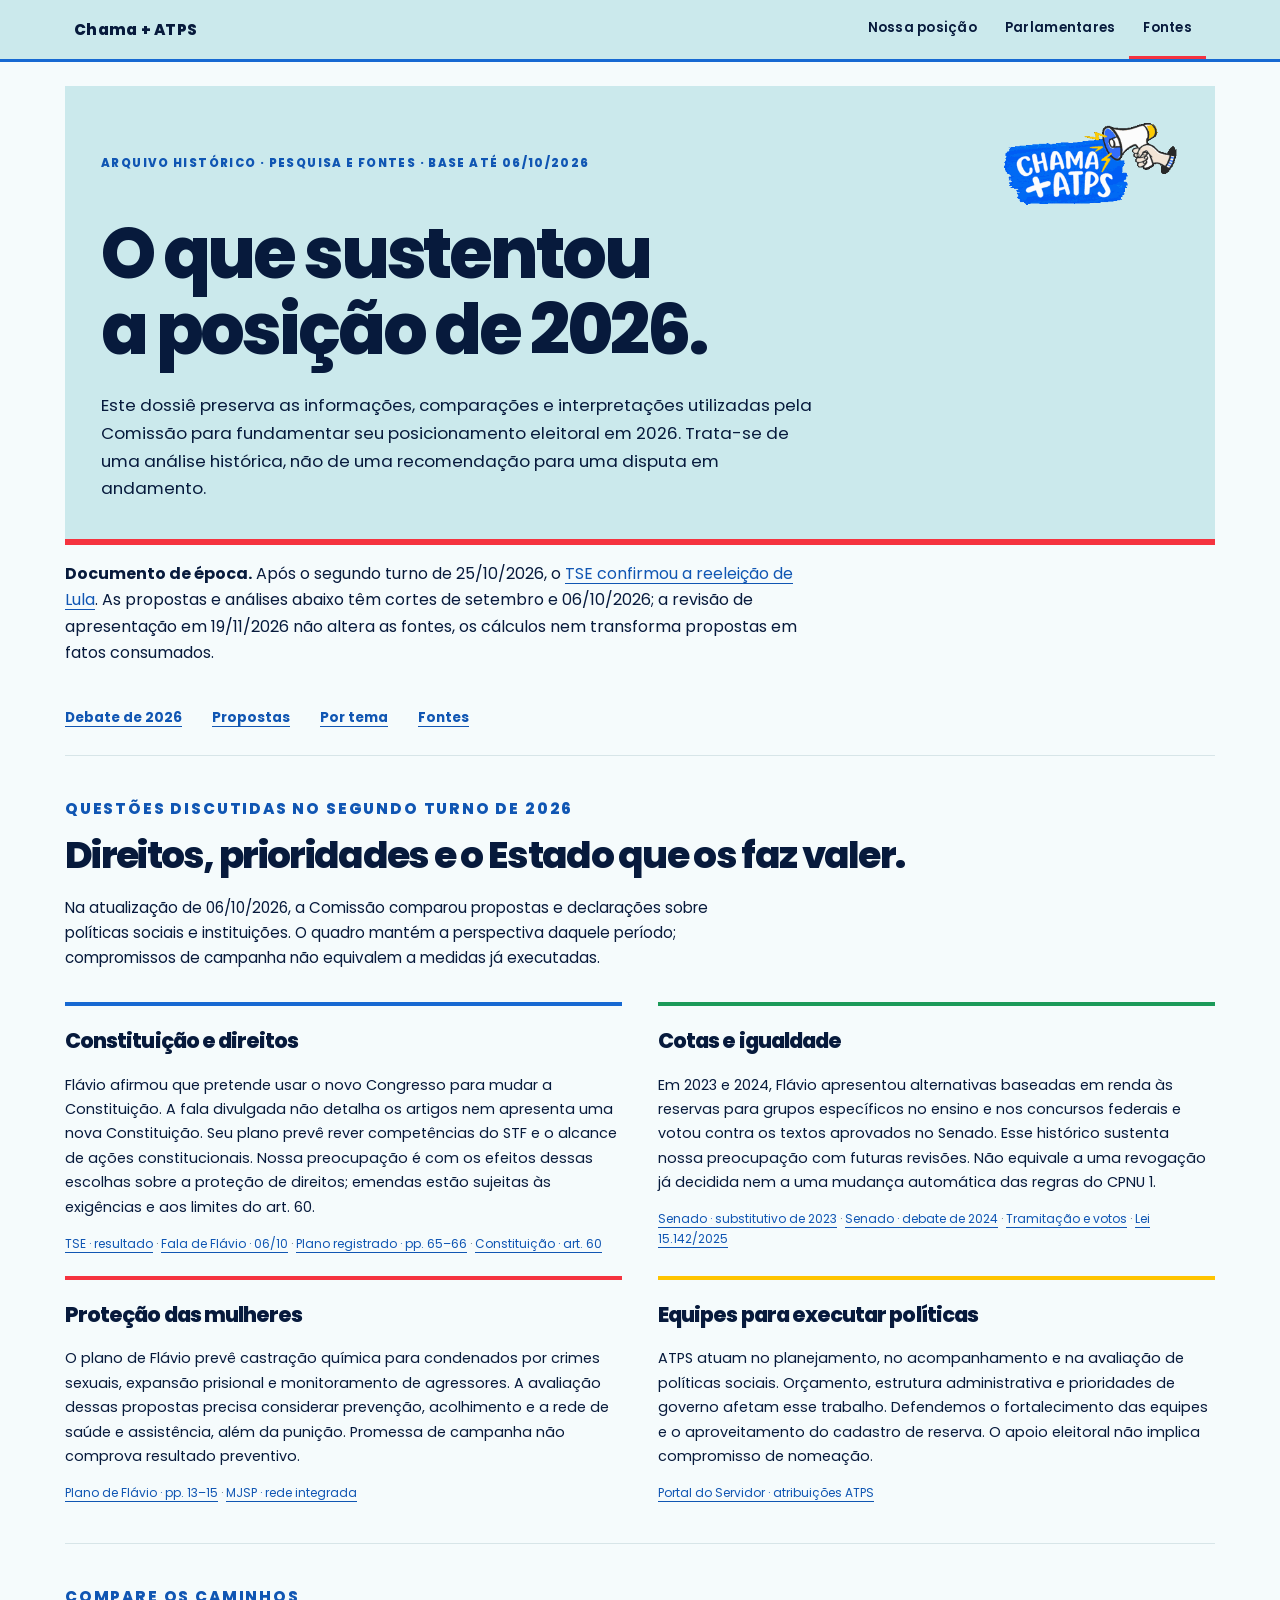
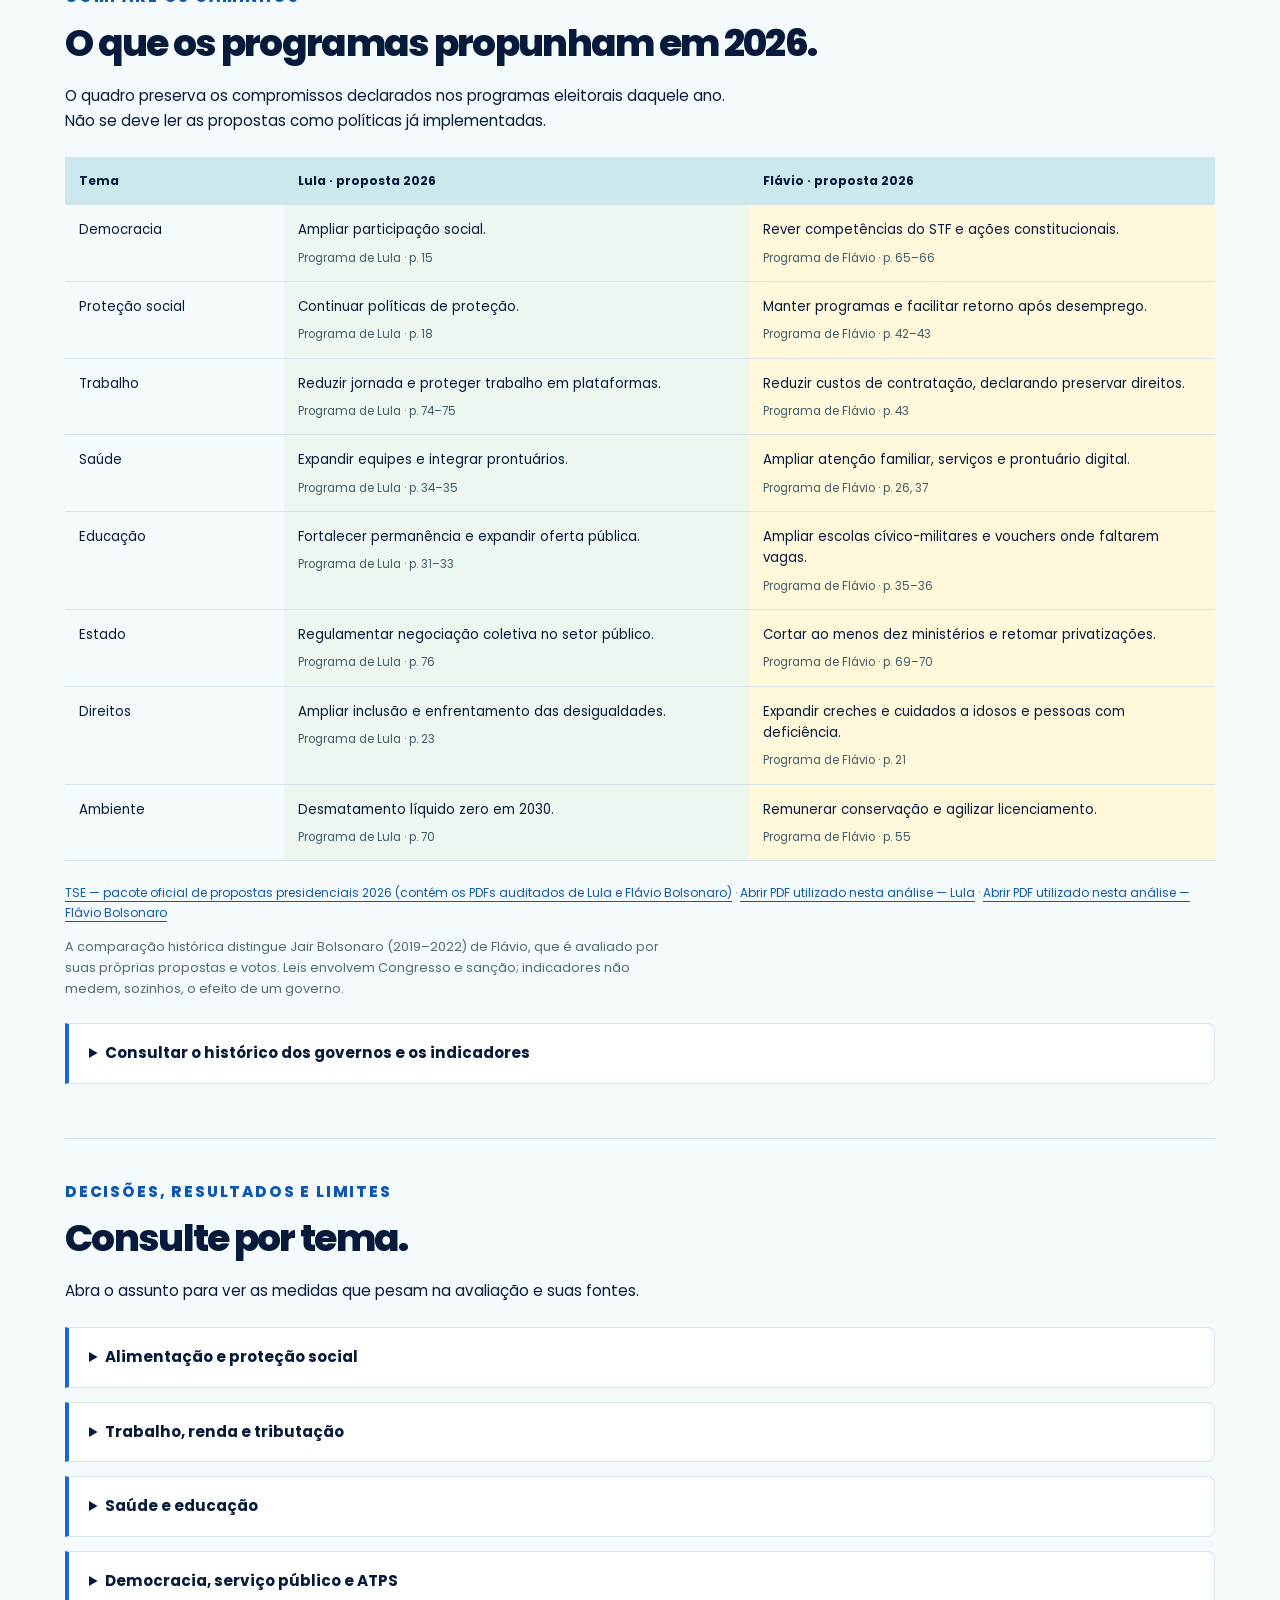
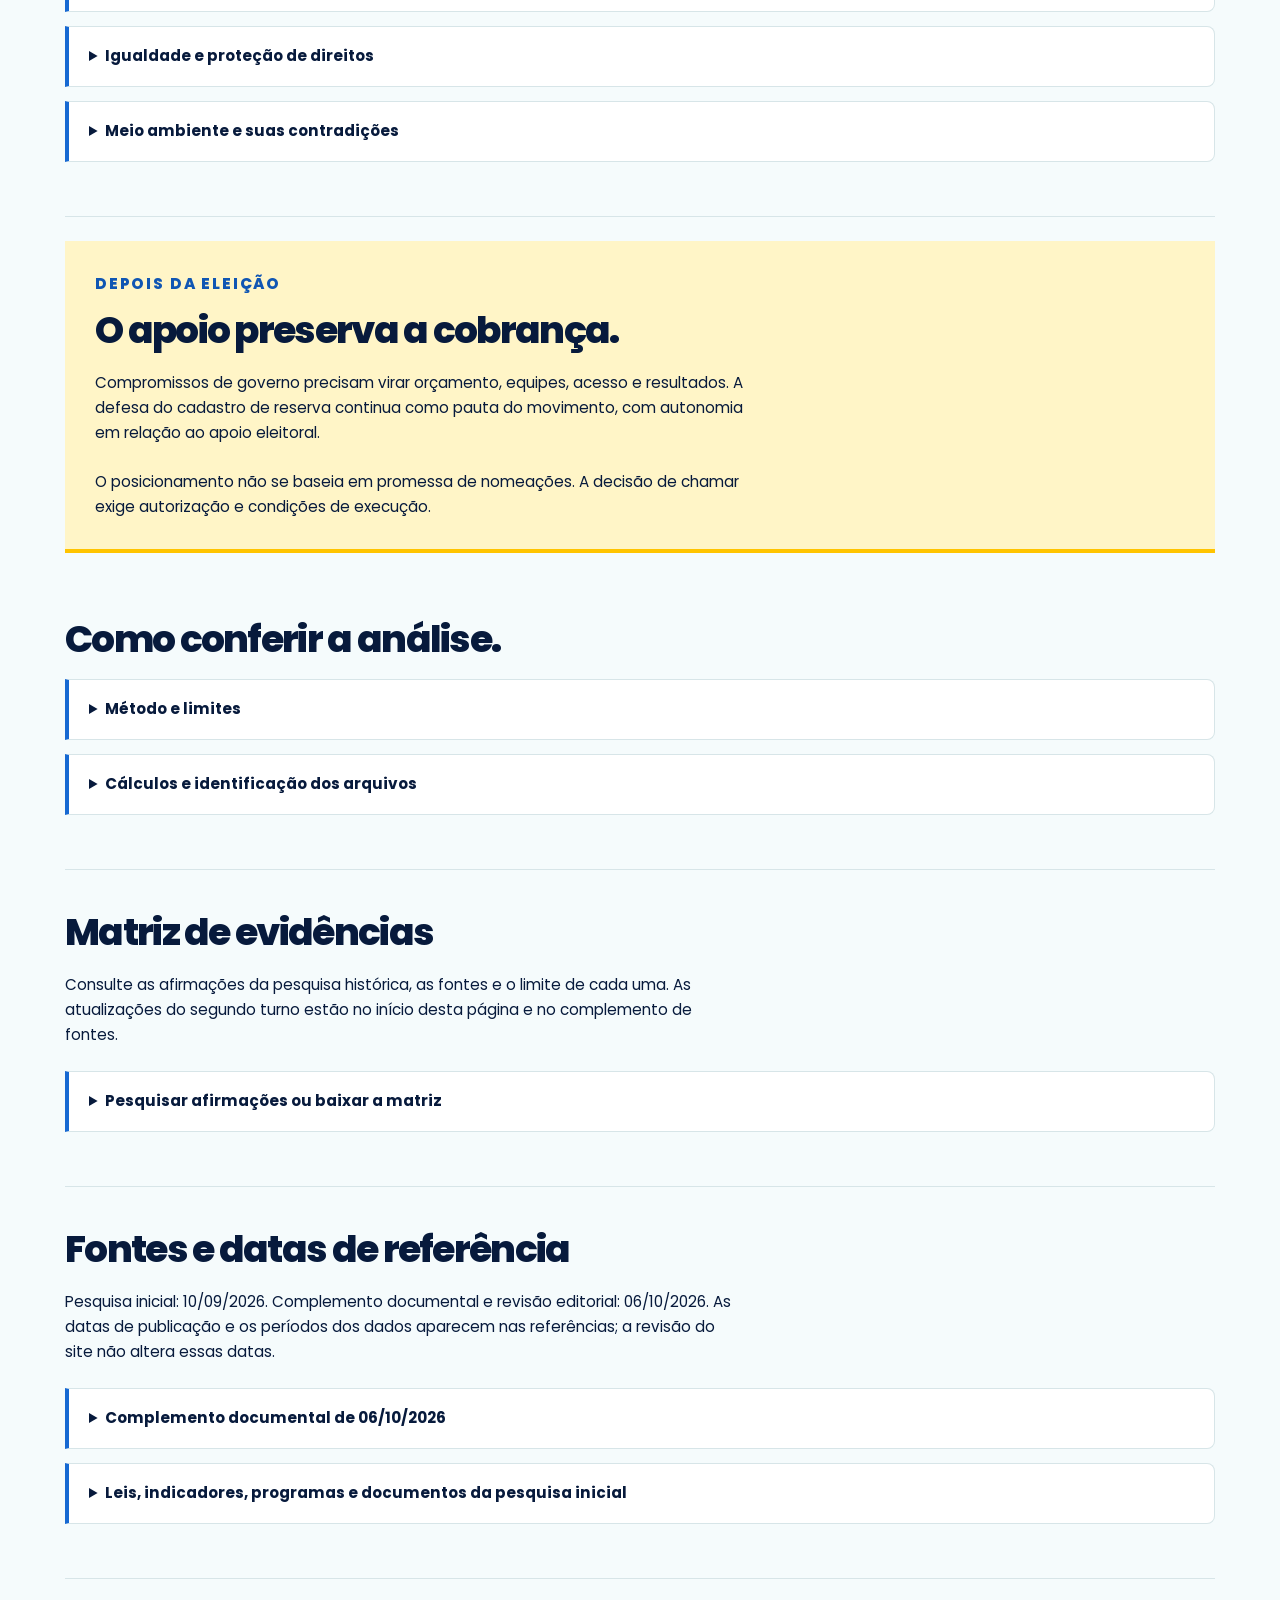
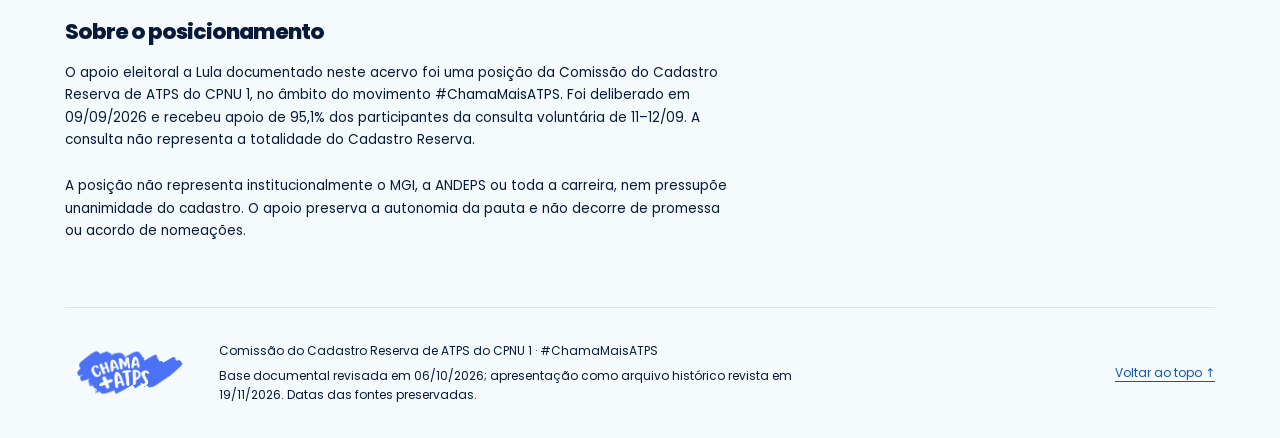
<file: fundamentos/index.html>
<!DOCTYPE html>

<html lang="pt-BR"><head><meta charset="utf-8"/><meta content="width=device-width, initial-scale=1" name="viewport"/><meta content="light" name="color-scheme"/><meta content="Arquivo histórico dos fundamentos e documentos usados pela Comissão do Cadastro Reserva de ATPS na análise eleitoral de 2026. Propostas e fatos mantêm suas datas de referência." name="description"/><link href="https://fonts.googleapis.com" rel="preconnect"/><link crossorigin="" href="https://fonts.gstatic.com" rel="preconnect"/><link href="https://fonts.googleapis.com/css2?family=Poppins:wght@400;500;600;700;800&amp;display=swap" rel="stylesheet"/><title>Arquivo histórico | Fundamentos da posição eleitoral de 2026 — Chama + ATPS</title> <!-- SEO/OG: URL canônica de produção -->
<link href="https://chamamais-atps-eleicoes-2026.vercel.app/fundamentos/" rel="canonical"/>
<meta content="Arquivo histórico | Fundamentos do posicionamento eleitoral do Chama + ATPS em 2026" property="og:title"/>
<meta content="Fundamentos documentais, resultados, propostas e ressalvas sobre o apoio à candidatura de Lula em 2026." property="og:description"/>
<meta content="website" property="og:type"/>
<meta content="https://chamamais-atps-eleicoes-2026.vercel.app/fundamentos/" property="og:url"/>
<meta content="summary" name="twitter:card"/>
<link href="../assets/styles.css" rel="stylesheet"/>
<link href="../assets/brand.css" rel="stylesheet"/>
<link href="../assets/refresh.css" rel="stylesheet"/><link href="../assets/fundamentos.css" rel="stylesheet"/></head><body class="research-page foundations-page">
<a class="skip-link" href="#conteudo">Pular para o conteúdo</a>
<nav aria-label="Navegação principal" class="site-nav"><div class="nav-inner"><a class="nav-home" href="../">Chama + ATPS</a><ul class="nav-links"><li><a href="../apoio-lula/">Nossa posição</a></li><li><a href="../candidaturas/">Parlamentares</a></li><li><a aria-current="page" href="../fundamentos/">Fontes</a></li></ul></div></nav><main class="wrap" id="conteudo"><header class="foundations-hero"><div class="foundations-mast"><p class="eyebrow">Arquivo histórico · pesquisa e fontes · base até 06/10/2026</p><img alt="Chama + ATPS" height="90" src="../assets/assinatura_topo_chama_atps.png" width="180"/></div><h1>O que sustentou<br/>a posição de 2026.</h1><p class="lead">Este dossiê preserva as informações, comparações e interpretações utilizadas pela Comissão para fundamentar seu posicionamento eleitoral em 2026. Trata-se de uma análise histórica, não de uma recomendação para uma disputa em andamento.</p></header><p class="note"><strong>Documento de época.</strong> Após o segundo turno de 25/10/2026, o <a href="https://www.tse.jus.br/comunicacao/noticias/2026/Outubro/presidente-do-tse-anuncia-reeleicao-de-lula-e-faz-balanco-do-2o-turno-das-eleicoes-2026" target="_blank" rel="noopener noreferrer">TSE confirmou a reeleição de Lula</a>. As propostas e análises abaixo têm cortes de setembro e 06/10/2026; a revisão de apresentação em 19/11/2026 não altera as fontes, os cálculos nem transforma propostas em fatos consumados.</p><nav aria-label="Nesta página" class="foundations-index"><a href="#segundo-turno">Debate de 2026</a><a href="#comparativo">Propostas</a><a href="#temas">Por tema</a><a href="#fontes">Fontes</a></nav><section class="foundations-section current-analysis" id="segundo-turno"><p class="eyebrow">Questões discutidas no segundo turno de 2026</p><h2>Direitos, prioridades e o Estado que os faz valer.</h2><p>Na atualização de 06/10/2026, a Comissão comparou propostas e declarações sobre políticas sociais e instituições. O quadro mantém a perspectiva daquele período; compromissos de campanha não equivalem a medidas já executadas.</p><div class="analysis-grid"><article><h3>Constituição e direitos</h3><p>Flávio afirmou que pretende usar o novo Congresso para mudar a Constituição. A fala divulgada não detalha os artigos nem apresenta uma nova Constituição. Seu plano prevê rever competências do STF e o alcance de ações constitucionais. Nossa preocupação é com os efeitos dessas escolhas sobre a proteção de direitos; emendas estão sujeitas às exigências e aos limites do art. 60.</p><span class="refs"><a href="https://www.tse.jus.br/comunicacao/noticias/2026/Outubro/flavio-bolsonaro-e-lula-vao-disputar-o-2o-turno-para-a-presidencia-da-republica" rel="noopener noreferrer" target="_blank">TSE · resultado</a> · <a href="https://www.cnnbrasil.com.br/eleicoes/flavio-diz-que-usara-maioria-no-congresso-para-mudar-constituicao/" rel="noopener noreferrer" target="_blank">Fala de Flávio · 06/10</a> · <a href="https://www.tse.jus.br/eleicoes/eleicoes-2026-content/arquivos/proposta-pl" rel="noopener noreferrer" target="_blank">Plano registrado · pp. 65–66</a> · <a href="https://www2.camara.leg.br/legin/fed/consti/1988/constituicao-1988-5-outubro-1988-322142-normaatualizada-pl.html" rel="noopener noreferrer" target="_blank">Constituição · art. 60</a></span></article><article><h3>Cotas e igualdade</h3><p>Em 2023 e 2024, Flávio apresentou alternativas baseadas em renda às reservas para grupos específicos no ensino e nos concursos federais e votou contra os textos aprovados no Senado. Esse histórico sustenta nossa preocupação com futuras revisões. Não equivale a uma revogação já decidida nem a uma mudança automática das regras do CPNU 1.</p><span class="refs"><a href="https://www12.senado.leg.br/noticias/materias/2023/10/24/senado-aprova-atualizacao-da-lei-de-cotas" rel="noopener noreferrer" target="_blank">Senado · substitutivo de 2023</a> · <a href="https://www25.senado.leg.br/web/atividade/notas-taquigraficas/-/notas/s/26087" rel="noopener noreferrer" target="_blank">Senado · debate de 2024</a> · <a href="https://www25.senado.leg.br/web/atividade/materias/-/materia/148596" rel="noopener noreferrer" target="_blank">Tramitação e votos</a> · <a href="https://www.planalto.gov.br/ccivil_03/_ato2023-2026/2025/lei/l15142.htm" rel="noopener noreferrer" target="_blank">Lei 15.142/2025</a></span></article><article><h3>Proteção das mulheres</h3><p>O plano de Flávio prevê castração química para condenados por crimes sexuais, expansão prisional e monitoramento de agressores. A avaliação dessas propostas precisa considerar prevenção, acolhimento e a rede de saúde e assistência, além da punição. Promessa de campanha não comprova resultado preventivo.</p><span class="refs"><a href="https://www.tse.jus.br/eleicoes/eleicoes-2026-content/arquivos/proposta-pl" rel="noopener noreferrer" target="_blank">Plano de Flávio · pp. 13–15</a> · <a href="https://www.gov.br/mj/pt-br/assuntos/sua-seguranca/seguranca-publica/operacoes-integradas/cgoi/centro-integrado-mulher-segura/conheca-a-iniciativa/" rel="noopener noreferrer" target="_blank">MJSP · rede integrada</a></span></article><article><h3>Equipes para executar políticas</h3><p>ATPS atuam no planejamento, no acompanhamento e na avaliação de políticas sociais. Orçamento, estrutura administrativa e prioridades de governo afetam esse trabalho. Defendemos o fortalecimento das equipes e o aproveitamento do cadastro de reserva. O apoio eleitoral não implica compromisso de nomeação.</p><span class="refs"><a href="https://www.gov.br/servidor/pt-br/acesso-a-informacao/servidor/carreiras/atps/analista_tecnico_de_politicas_sociais" rel="noopener noreferrer" target="_blank">Portal do Servidor · atribuições ATPS</a></span></article></div></section><section class="foundations-section" id="comparativo"><p class="eyebrow">Compare os caminhos</p><h2>O que os programas propunham em 2026.</h2><p>O quadro preserva os compromissos declarados nos programas eleitorais daquele ano. Não se deve ler as propostas como políticas já implementadas.</p><div class="table-scroll"><table class="promise-table"><thead><tr><th>Tema</th><th>Lula · proposta 2026</th><th>Flávio · proposta 2026</th></tr></thead><tbody><tr><td>Democracia</td><td>Ampliar participação social.<small>Programa de Lula · p. 15</small></td><td>Rever competências do STF e ações constitucionais.<small>Programa de Flávio · p. 65–66</small></td></tr><tr><td>Proteção social</td><td>Continuar políticas de proteção.<small>Programa de Lula · p. 18</small></td><td>Manter programas e facilitar retorno após desemprego.<small>Programa de Flávio · p. 42–43</small></td></tr><tr><td>Trabalho</td><td>Reduzir jornada e proteger trabalho em plataformas.<small>Programa de Lula · p. 74–75</small></td><td>Reduzir custos de contratação, declarando preservar direitos.<small>Programa de Flávio · p. 43</small></td></tr><tr><td>Saúde</td><td>Expandir equipes e integrar prontuários.<small>Programa de Lula · p. 34–35</small></td><td>Ampliar atenção familiar, serviços e prontuário digital.<small>Programa de Flávio · p. 26, 37</small></td></tr><tr><td>Educação</td><td>Fortalecer permanência e expandir oferta pública.<small>Programa de Lula · p. 31–33</small></td><td>Ampliar escolas cívico-militares e vouchers onde faltarem vagas.<small>Programa de Flávio · p. 35–36</small></td></tr><tr><td>Estado</td><td>Regulamentar negociação coletiva no setor público.<small>Programa de Lula · p. 76</small></td><td>Cortar ao menos dez ministérios e retomar privatizações.<small>Programa de Flávio · p. 69–70</small></td></tr><tr><td>Direitos</td><td>Ampliar inclusão e enfrentamento das desigualdades.<small>Programa de Lula · p. 23</small></td><td>Expandir creches e cuidados a idosos e pessoas com deficiência.<small>Programa de Flávio · p. 21</small></td></tr><tr><td>Ambiente</td><td>Desmatamento líquido zero em 2030.<small>Programa de Lula · p. 70</small></td><td>Remunerar conservação e agilizar licenciamento.<small>Programa de Flávio · p. 55</small></td></tr></tbody></table></div><span class="refs"><a href="https://dadosabertos.tse.jus.br/dataset/candidatos-2026/resource/433ac1f4-07dc-44a2-bcbe-c87a2073721a" rel="noopener noreferrer" target="_blank">TSE — pacote oficial de propostas presidenciais 2026 (contém os PDFs auditados de Lula e Flávio Bolsonaro)</a> · <a href="https://drive.google.com/file/d/1ruX45Z09uhSPNebIKXBvZ5qLYfPJKNKO/view" rel="noopener noreferrer" target="_blank">Abrir PDF utilizado nesta análise — Lula</a> · <a href="https://drive.google.com/file/d/12qZqODh8K7D4fxEDQ0zt2F8Hby7-0Prv/view" rel="noopener noreferrer" target="_blank">Abrir PDF utilizado nesta análise — Flávio Bolsonaro</a></span><p class="reading-limit">A comparação histórica distingue Jair Bolsonaro (2019–2022) de Flávio, que é avaliado por suas próprias propostas e votos. Leis envolvem Congresso e sanção; indicadores não medem, sozinhos, o efeito de um governo.</p><details class="evidence-details"><summary>Consultar o histórico dos governos e os indicadores</summary><div class="details-content"><p>As datas de cada medida e os limites da evidência estão na tabela. Os gráficos usam séries e períodos identificados.</p><div class="table-scroll"><table class="report-compare"><thead><tr><th>Tema</th><th>Jair Bolsonaro · 2019–2022</th><th>Lula · datas em cada medida</th><th>Contexto e limite</th></tr></thead><tbody><tr><td><strong>Democracia e participação</strong></td><td>Decreto de 2019 restringiu colegiados abrangidos. Em 2023, o TSE reconheceu abuso de poder de Jair na reunião com embaixadores de 2022.<span class="refs"><a href="https://www.planalto.gov.br/ccivil_03/_ato2019-2022/2019/decreto/d9759.htm" rel="noopener noreferrer" target="_blank">Decreto 9.759 — colegiados federais</a> · <a href="https://www.tse.jus.br/comunicacao/noticias/2023/Junho/por-maioria-de-votos-tse-declara-bolsonaro-inelegivel-por-8-anos" rel="noopener noreferrer" target="_blank">TSE — julgamento sobre a reunião com embaixadores</a></span></td><td>Intervenção temporária na segurança do DF em 8 de janeiro de 2023; instituição do Sistema de Participação Social.<span class="refs"><a href="https://www.planalto.gov.br/ccivil_03/_ato2023-2026/2023/decreto/d11377.htm" rel="noopener noreferrer" target="_blank">Decreto 11.377 — intervenção na segurança pública do DF</a> · <a href="https://www.planalto.gov.br/ccivil_03/_ato2023-2026/2023/decreto/d11407.htm" rel="noopener noreferrer" target="_blank">Decreto 11.407 — Sistema de Participação Social</a></span></td><td>A decisão eleitoral citada é sobre Jair. A avaliação de Flávio exige seus próprios atos e propostas. Nenhum governante responde sozinho pela democracia.</td></tr><tr><td><strong>Alimentação e proteção social</strong></td><td>Auxílio Emergencial em 2020; Auxílio Brasil em 2021. Em 2022, complemento até R$ 400 e adicional de R$ 200 entre agosto e dezembro.<span class="refs"><a href="https://www.planalto.gov.br/ccivil_03/_ato2019-2022/2020/lei/l13982.htm" rel="noopener noreferrer" target="_blank">Lei 13.982 — Auxílio Emergencial</a> · <a href="https://www.planalto.gov.br/ccivil_03/_ato2019-2022/2021/lei/l14284.htm" rel="noopener noreferrer" target="_blank">Lei 14.284 — Auxílio Brasil e Alimenta Brasil</a> · <a href="https://www.planalto.gov.br/ccivil_03/_ato2019-2022/2022/lei/l14342.htm" rel="noopener noreferrer" target="_blank">Lei 14.342 — benefício extraordinário do Auxílio Brasil</a> · <a href="https://www.planalto.gov.br/ccivil_03/constituicao/emendas/emc/emc123.htm" rel="noopener noreferrer" target="_blank">EC 123 — ampliação temporária de benefícios</a></span></td><td>O Bolsa Família foi retomado em 2023 com piso de R$ 600 e adicionais; o piso passa a R$ 691 na folha de outubro de 2026. Nova base legal para PAA e Cozinha Solidária.<span class="refs"><a href="https://www.planalto.gov.br/ccivil_03/_ato2023-2026/2023/lei/l14601.htm" rel="noopener noreferrer" target="_blank">Lei 14.601 — Bolsa Família</a> · <a href="https://www.planalto.gov.br/ccivil_03/_ato2023-2026/2023/lei/l14628.htm" rel="noopener noreferrer" target="_blank">Lei 14.628 — aquisição de alimentos e cozinhas solidárias</a> · <a href="https://www.presidencia.gov.br/ccivil_03/_ato2023-2026/2026/decreto/d13120.htm" rel="noopener noreferrer" target="_blank">Decreto 13.120/2026</a></span></td><td>O período Bolsonaro incluiu proteção emergencial e melhora da pobreza em 2022. O resultado da FAO usa médias trienais; não significa fome eliminada.</td></tr><tr><td><strong>Trabalho, renda e tributação</strong></td><td>A reforma da Previdência de 2019 mudou requisitos e cálculos de aposentadoria, com regras de transição e exceções.<span class="refs"><a href="https://www.planalto.gov.br/ccivil_03/constituicao/emendas/emc/emc103.htm" rel="noopener noreferrer" target="_blank">EC 103 — reforma da Previdência</a></span></td><td>Retomada da valorização do mínimo e redução do IR mensal até zerá-lo para rendimentos tributáveis de até R$ 5 mil, desde janeiro de 2026.<span class="refs"><a href="https://www.planalto.gov.br/ccivil_03/_ato2023-2026/2023/lei/l14663.htm" rel="noopener noreferrer" target="_blank">Lei 14.663 — política de valorização do salário mínimo</a> · <a href="https://www.planalto.gov.br/ccivil_03/_ato2023-2026/2025/lei/l15270.htm" rel="noopener noreferrer" target="_blank">Lei 15.270 — redução do IR e tributação de altas rendas</a></span></td><td>Lula também limitou os ganhos reais do mínimo para 2025–2030. Não houve nesta pesquisa estimativa do impacto líquido de todas as mudanças tributárias e previdenciárias.</td></tr><tr><td><strong>Saúde e responsabilidade pública</strong></td><td>A LC 173 previu apoio financeiro aos entes. Na CPI, o representante da Pfizer relatou ofertas sem resposta em 2020 e contrato em março de 2021.<span class="refs"><a href="https://www.planalto.gov.br/ccivil_03/leis/lcp/lcp173.htm" rel="noopener noreferrer" target="_blank">LC 173 — enfrentamento federativo à Covid-19</a> · <a href="https://www12.senado.leg.br/noticias/videos/2021/05/representante-da-pfizer-diz-que-ofertas-de-vacina-ao-governo-brasileiro-previam-entregas-em-2020" rel="noopener noreferrer" target="_blank">Senado — depoimento de Carlos Murillo na CPI</a></span></td><td>Saúde bucal incorporada expressamente à legislação do SUS; novos incentivos e formação no Mais Médicos, em 2023.<span class="refs"><a href="https://www.planalto.gov.br/ccivil_03/_ato2023-2026/2023/lei/l14572.htm" rel="noopener noreferrer" target="_blank">Lei 14.572 — Política Nacional de Saúde Bucal</a> · <a href="https://www.planalto.gov.br/ccivil_03/_ato2023-2026/2023/lei/l14621.htm" rel="noopener noreferrer" target="_blank">Lei 14.621 — mudanças no Mais Médicos</a></span></td><td>A pandemia foi um choque excepcional. O depoimento é atribuído ao depoente; não quantifica mortes evitáveis. Leis recentes não comprovam que filas foram resolvidas.</td></tr><tr><td><strong>Educação e permanência</strong></td><td>Fundeb permanente aprovado pelo Congresso em 2020; regulamentação sancionada por Bolsonaro. Programa federal cívico-militar criado em 2019.<span class="refs"><a href="https://www.planalto.gov.br/ccivil_03/constituicao/emendas/emc/emc108.htm" rel="noopener noreferrer" target="_blank">EC 108 — Fundeb permanente</a> · <a href="https://www.planalto.gov.br/ccivil_03/_ato2019-2022/2020/lei/l14113.htm" rel="noopener noreferrer" target="_blank">Lei 14.113 — regulamentação do Fundeb</a> · <a href="https://www.planalto.gov.br/ccivil_03/_ato2019-2022/2019/decreto/d10004.htm" rel="noopener noreferrer" target="_blank">Decreto 10.004 — escolas cívico-militares</a></span></td><td>Prouni (2005), Institutos Federais (2008), atualização das cotas (2023) e base legal do Pé-de-Meia (2024).<span class="refs"><a href="https://www.planalto.gov.br/ccivil_03/_ato2004-2006/2005/lei/l11096.htm" rel="noopener noreferrer" target="_blank">Lei 11.096 — Programa Universidade para Todos</a> · <a href="https://www.planalto.gov.br/ccivil_03/_ato2007-2010/2008/lei/l11892.htm" rel="noopener noreferrer" target="_blank">Lei 11.892 — Rede Federal e Institutos Federais</a> · <a href="https://www.planalto.gov.br/ccivil_03/_ato2023-2026/2023/lei/l14723.htm" rel="noopener noreferrer" target="_blank">Lei 14.723 — atualização da política de cotas</a> · <a href="https://www.planalto.gov.br/ccivil_03/_ato2023-2026/2024/lei/l14818.htm" rel="noopener noreferrer" target="_blank">Lei 14.818 — incentivo à permanência no ensino médio</a></span></td><td>O Fundeb de 2020 é um avanço que deve ser reconhecido. Não foi criação exclusiva de Bolsonaro. Leis e matrículas, sozinhas, não medem qualidade da aprendizagem.</td></tr><tr><td><strong>Estado e serviços públicos</strong></td><td>PEC 32 de reforma administrativa enviada em 2020; lei de desestatização da Eletrobras em 2021; restrições temporárias de pessoal na pandemia.<span class="refs"><a href="https://www.camara.leg.br/proposicoesWeb/fichadetramitacao?idProposicao=2262083" rel="noopener noreferrer" target="_blank">Câmara — PEC 32/2020</a> · <a href="https://www.planalto.gov.br/ccivil_03/_ato2019-2022/2021/lei/l14182.htm" rel="noopener noreferrer" target="_blank">Lei 14.182 — desestatização da Eletrobras</a> · <a href="https://www.planalto.gov.br/ccivil_03/leis/lcp/lcp173.htm" rel="noopener noreferrer" target="_blank">LC 173 — enfrentamento federativo à Covid-19</a></span></td><td>CNU instituído em 2023 para seleção conjunta de servidores. A expansão de despesas permanece sujeita ao regime fiscal aprovado no mesmo ano.<span class="refs"><a href="https://www.planalto.gov.br/ccivil_03/_ato2023-2026/2023/decreto/d11722.htm" rel="noopener noreferrer" target="_blank">Decreto 11.722 — Concurso Público Nacional Unificado</a> · <a href="https://www.planalto.gov.br/ccivil_03/leis/lcp/lcp200.htm" rel="noopener noreferrer" target="_blank">Lei Complementar 200 — regime fiscal sustentável</a></span></td><td>A PEC 32 é proposta, não lei promulgada. Restrições da pandemia tinham exceções. CPNU não garante nomeação de todo cadastro de reserva.</td></tr><tr><td><strong>Igualdade e proteção</strong></td><td>Lei de 2021 instituiu o Sinal Vermelho e tipificou a violência psicológica contra a mulher.<span class="refs"><a href="https://www.planalto.gov.br/ccivil_03/_ato2019-2022/2021/lei/l14188.htm" rel="noopener noreferrer" target="_blank">Lei 14.188 — proteção contra violência doméstica</a></span></td><td>Lei Maria da Penha sancionada em 2006; Lei de Igualdade Salarial e atualização das cotas em 2023.<span class="refs"><a href="https://www.planalto.gov.br/ccivil_03/_ato2004-2006/2006/lei/l11340.htm" rel="noopener noreferrer" target="_blank">Lei 11.340 — Lei Maria da Penha</a> · <a href="https://www.planalto.gov.br/ccivil_03/_ato2023-2026/2023/lei/l14611.htm" rel="noopener noreferrer" target="_blank">Lei 14.611 — igualdade salarial entre mulheres e homens</a> · <a href="https://www.planalto.gov.br/ccivil_03/_ato2023-2026/2023/lei/l14723.htm" rel="noopener noreferrer" target="_blank">Lei 14.723 — atualização da política de cotas</a></span></td><td>Há marcos protetivos nos dois períodos. O balanço não autoriza afirmar que discriminação ou violência foram superadas, nem cobre integralmente todos os direitos.</td></tr><tr><td><strong>Meio ambiente e clima</strong></td><td>Na Amazônia Legal, o Prodes aumentou de 2019 a 2021 e recuou em 2022. A série completa está no gráfico abaixo.<span class="refs"><a href="https://www.gov.br/inpe/pt-br/assuntos/ultimas-noticias/2024_0628_ppcdam-interministerial.pdf" rel="noopener noreferrer" target="_blank">INPE — Dinâmica atual do desmatamento no Brasil</a></span></td><td>PPCDAm restabelecido em 2023; o Prodes caiu nos anos apresentados de 2023 a 2025.<span class="refs"><a href="https://www.planalto.gov.br/ccivil_03/_ato2023-2026/2023/decreto/d11367.htm" rel="noopener noreferrer" target="_blank">Decreto 11.367 — retomada do PPCDAm</a> · <a href="https://www.gov.br/inpe/pt-br/assuntos/ultimas-noticias/2024_0628_ppcdam-interministerial.pdf" rel="noopener noreferrer" target="_blank">INPE — Dinâmica atual do desmatamento no Brasil</a> · <a href="https://www.gov.br/inpe/pt-br/assuntos/ultimas-noticias/sistema-do-inpe-aponta-5-731-km2-de-desmatamento-na-amazonia-em-2025" rel="noopener noreferrer" target="_blank">INPE — taxa consolidada do Prodes 2025</a></span></td><td>O calendário Prodes atravessa mandatos. Lula defende petróleo na Foz do Amazonas; o Cerrado subiu em 2023. A trajetória ambiental inclui essas tensões.</td></tr></tbody></table></div><div class="series"><div class="series-panel"><h3>Pobreza monetária · % da população</h3><div class="period">2019–2022 · período que inclui o governo Bolsonaro</div><div class="sbar"><span>2019</span><div class="track"><span style="width:81.5000%;background:#60747e"></span></div><b>32,6%</b></div><div class="sbar"><span>2020</span><div class="track"><span style="width:77.7500%;background:#60747e"></span></div><b>31,1%</b></div><div class="sbar"><span>2021</span><div class="track"><span style="width:92.0000%;background:#60747e"></span></div><b>36,8%</b></div><div class="sbar"><span>2022</span><div class="track"><span style="width:79.0000%;background:#60747e"></span></div><b>31,6%</b></div><div class="period">2023 em diante · período que inclui o governo Lula</div><div class="sbar"><span>2023</span><div class="track"><span style="width:68.2500%;background:#3e7867"></span></div><b>27,3%</b></div><div class="sbar"><span>2024</span><div class="track"><span style="width:57.7500%;background:#3e7867"></span></div><b>23,1%</b></div><p class="plot-foot">Escala comum de 0 a 40%. Série da SIS/IBGE reproduzida pela CNN. A pobreza piorou em 2021 e caiu em 2022–2024; a pandemia e a recuperação fazem parte da leitura.</p><span class="refs"><a href="https://www.cnnbrasil.com.br/economia/money/macroeconomia/populacao-em-extrema-pobreza-cai-para-35-em-2024-diz-ibge/" rel="noopener noreferrer" target="_blank">CNN Brasil — pobreza e extrema pobreza na SIS/IBGE</a></span></div><div class="series-panel"><h3>Desmatamento · Amazônia Legal · km²</h3><div class="period">2019–2022 · período que inclui o governo Bolsonaro</div><div class="sbar"><span>2019</span><div class="track"><span style="width:72.3500%;background:#60747e"></span></div><b>10.129</b></div><div class="sbar"><span>2020</span><div class="track"><span style="width:77.5071%;background:#60747e"></span></div><b>10.851</b></div><div class="sbar"><span>2021</span><div class="track"><span style="width:93.1286%;background:#60747e"></span></div><b>13.038</b></div><div class="sbar"><span>2022</span><div class="track"><span style="width:82.8143%;background:#60747e"></span></div><b>11.594</b></div><div class="period">2023 em diante · período que inclui o governo Lula</div><div class="sbar"><span>2023</span><div class="track"><span style="width:64.7429%;background:#3e7867"></span></div><b>9.064</b></div><div class="sbar"><span>2024</span><div class="track"><span style="width:46.5571%;background:#3e7867"></span></div><b>6.518</b></div><div class="sbar"><span>2025</span><div class="track"><span style="width:40.9357%;background:#3e7867"></span></div><b>5.731</b></div><p class="plot-foot">Escala comum de 0 a 14 mil km². Ano Prodes: agosto–julho; 2019 e 2023 atravessam mandatos. Dados 2019–2023 da apresentação de 2024 e 2024–2025 da divulgação consolidada de 2026.</p><span class="refs"><a href="https://www.gov.br/inpe/pt-br/assuntos/ultimas-noticias/2024_0628_ppcdam-interministerial.pdf" rel="noopener noreferrer" target="_blank">INPE — Dinâmica atual do desmatamento no Brasil</a> · <a href="https://www.gov.br/inpe/pt-br/assuntos/ultimas-noticias/sistema-do-inpe-aponta-5-731-km2-de-desmatamento-na-amazonia-em-2025" rel="noopener noreferrer" target="_blank">INPE — taxa consolidada do Prodes 2025</a></span></div></div><p class="note">Na Amazônia Legal, a trajetória não foi de alta ininterrupta em todo o período Bolsonaro: houve queda em 2022. No Cerrado, os valores da apresentação do INPE passam de 10.688 km² em 2022 para 11.011 em 2023. A direção de um bioma não descreve todos os demais. Os anos Prodes atravessam mandatos nas transições.</p><span class="refs"><a href="https://www.gov.br/inpe/pt-br/assuntos/ultimas-noticias/2024_0628_ppcdam-interministerial.pdf" rel="noopener noreferrer" target="_blank">INPE — Dinâmica atual do desmatamento no Brasil</a></span></div></details></section><section class="foundations-section" id="temas"><p class="eyebrow">Decisões, resultados e limites</p><h2>Consulte por tema.</h2><p>Abra o assunto para ver as medidas que pesam na avaliação e suas fontes.</p><details class="evidence-details"><summary>Alimentação e proteção social</summary><div class="details-content"><section class="theme-content" id="social"><p>A Lei 14.601/2023 reconstituiu o Bolsa Família, com benefício por integrante, complemento para alcançar R$ 600 por família e adicionais conforme composição, observadas as regras do programa. A Lei 14.628/2023 estruturou PAA e Cozinha Solidária. O vínculo político verificável é a adoção de instrumentos de transferência de renda e de acesso à alimentação. <span class="refs"><a href="https://www.planalto.gov.br/ccivil_03/_ato2023-2026/2023/lei/l14601.htm" rel="noopener noreferrer" target="_blank">Lei 14.601 — Bolsa Família</a> · <a href="https://www.planalto.gov.br/ccivil_03/_ato2023-2026/2023/lei/l14628.htm" rel="noopener noreferrer" target="_blank">Lei 14.628 — aquisição de alimentos e cozinhas solidárias</a></span></p><p>O Decreto 13.120/2026 atualiza o piso do Bolsa Família para R$ 691 na folha de outubro, com pagamentos desde 19/10. Os adicionais passam a R$ 173 para primeira infância e R$ 58 para as situações previstas no benefício variável. É recomposição pela inflação acumulada desde março de 2023. <span class="refs"><a href="https://www.presidencia.gov.br/ccivil_03/_ato2023-2026/2026/decreto/d13120.htm" rel="noopener noreferrer" target="_blank">Decreto 13.120/2026</a> · <a href="https://www.gov.br/mds/pt-br/noticias/bolsa-familia-tera-valor-minimo-de-r-691-a-partir-de-outubro" rel="noopener noreferrer" target="_blank">MDS · calendário e valores</a></span></p><p>A FAO confirmou a saída do Mapa da Fome para o triênio 2022–2024. A atualização do SOFI 2026 foi consultada em reportagem da Agência Brasil: manutenção da subalimentação abaixo de 2,5% em 2023–2025. Na mesma notícia, 20,3 milhões de pessoas ainda enfrentavam insegurança alimentar moderada ou grave. São medidas diferentes, e a segunda impede interpretar a primeira como fim da privação alimentar. <span class="refs"><a href="https://www.fao.org/brasil/noticias/detail-events/en/c/1741586/" rel="noopener noreferrer" target="_blank">FAO — Brasil voltou a sair do Mapa da Fome</a> · <a href="https://agenciabrasil.ebc.com.br/direitos-humanos/noticia/2026-07/brasil-continua-fora-do-mapa-da-fome-aponta-relatorio-da-onu" rel="noopener noreferrer" target="_blank">Agência Brasil — Brasil continua fora do Mapa da Fome</a></span></p><p>Para pobreza monetária, a divulgação da SIS/IBGE de 2025, consultada na CNN, apresenta queda de 27,3% para 23,1% entre 2023 e 2024. É um avanço observado e também um patamar remanescente expressivo. O documento primário não pôde ser aberto; por isso a estatística tem identificação de fonte secundária. <span class="refs"><a href="https://www.cnnbrasil.com.br/economia/money/macroeconomia/populacao-em-extrema-pobreza-cai-para-35-em-2024-diz-ibge/" rel="noopener noreferrer" target="_blank">CNN Brasil — pobreza e extrema pobreza na SIS/IBGE</a></span></p><p>A MP 1.394/2026 proibiu apostas de quota fixa e sua publicidade. O cronograma determina o encerramento dos sites e aplicativos desde 06/10. É uma medida de proteção da renda e da saúde que pesa no apoio; permanece sujeita à apreciação do Congresso e não alcança outras modalidades lotéricas. <span class="refs"><a href="https://www.gov.br/fazenda/pt-br/composicao/orgaos/secretaria-de-premios-e-apostas/medida-provisoria-ndeg-1-394-2026-entenda-as-novas-regras-para-as-apostas-de-quota-fixa" rel="noopener noreferrer" target="_blank">Fazenda · proibição e transição</a></span></p><p class="theme-assessment"><strong>Nossa leitura:</strong> A retomada do Bolsa Família e os instrumentos de acesso à alimentação pesam no apoio. A melhora dos indicadores não elimina a privação alimentar nem demonstra causalidade exclusiva.</p></section></div></details><details class="evidence-details"><summary>Trabalho, renda e tributação</summary><div class="details-content"><section class="theme-content" id="renda"><p>A retomada da política de valorização do salário mínimo foi formalizada em 2023, com reajustes a partir de 2024. Seu desenho associa reposição inflacionária e crescimento econômico anterior. Essa decisão é compatível com uma preferência por proteção do poder de compra e distribuição dos ganhos do crescimento. <span class="refs"><a href="https://www.planalto.gov.br/ccivil_03/_ato2023-2026/2023/lei/l14663.htm" rel="noopener noreferrer" target="_blank">Lei 14.663 — política de valorização do salário mínimo</a></span></p><p>Há uma contradição dentro da própria trajetória: a Lei 15.077/2024 vinculou os ganhos reais de 2025–2030 aos limites do regime fiscal. A LC 200 estabelece teto de 2,5% para a variação real correspondente. Não é correto apresentar a regra de 2023 como se tivesse permanecido intacta. <span class="refs"><a href="https://www.planalto.gov.br/ccivil_03/_ato2023-2026/2024/lei/l15077.htm" rel="noopener noreferrer" target="_blank">Lei 15.077 — alterações em políticas sociais e limite do mínimo</a> · <a href="https://www.planalto.gov.br/ccivil_03/leis/lcp/lcp200.htm" rel="noopener noreferrer" target="_blank">Lei Complementar 200 — regime fiscal sustentável</a></span></p><p>A Lei 15.270/2025 ampliou a redução do Imposto de Renda: imposto mensal zerado até R$ 5 mil de rendimentos tributáveis, com redução decrescente até R$ 7.350, desde janeiro de 2026. Também estabeleceu tributação mínima de altas rendas. São regras legais, não uma estimativa aqui produzida de pessoas beneficiadas ou arrecadação adicional. <span class="refs"><a href="https://www.planalto.gov.br/ccivil_03/_ato2023-2026/2025/lei/l15270.htm" rel="noopener noreferrer" target="_blank">Lei 15.270 — redução do IR e tributação de altas rendas</a></span></p><p>O informativo da SPE, com dados do IBGE, traz a divulgação mais recente consultada: desocupação de 5,3% em junho–agosto de 2026, frente a 5,6% no mesmo período de 2025. O rendimento médio real habitual foi de R$ 3.777, alta anual de 3,7%. A melhora não demonstra causalidade exclusiva nem garante trabalho protegido para todos. <span class="refs"><a href="https://www.gov.br/fazenda/pt-br/central-de-conteudo/publicacoes/conjuntura-economica/emprego-e-renda/defeso-eleitoral-2026/informativo-pnad-ago2026.html" rel="noopener noreferrer" target="_blank">PNAD/IBGE · informativo de agosto</a></span></p><p class="theme-assessment"><strong>Nossa leitura:</strong> A valorização do trabalho e a progressividade tributária pesam na escolha. A restrição posterior aos ganhos reais do mínimo também integra o balanço.</p></section></div></details><details class="evidence-details"><summary>Saúde e educação</summary><div class="details-content"><section class="theme-content" id="servicos"><p>Na saúde, a Lei 14.572/2023 incorporou expressamente a política de saúde bucal à legislação do SUS. A Lei 14.621/2023 alterou incentivos e formação no Mais Médicos. É possível atribuir ao governo e ao Congresso essas decisões; não se pode, com os textos legais, declarar resolvidas as filas ou comprovado atendimento em toda localidade. <span class="refs"><a href="https://www.planalto.gov.br/ccivil_03/_ato2023-2026/2023/lei/l14572.htm" rel="noopener noreferrer" target="_blank">Lei 14.572 — Política Nacional de Saúde Bucal</a> · <a href="https://www.planalto.gov.br/ccivil_03/_ato2023-2026/2023/lei/l14621.htm" rel="noopener noreferrer" target="_blank">Lei 14.621 — mudanças no Mais Médicos</a></span></p><p>Na educação, a trajetória inclui o Prouni, criado em lei em 2005 para bolsas em instituições privadas, e a organização dos Institutos Federais em 2008, inclusive pela integração e transformação de escolas existentes. São instrumentos distintos: um amplia acesso por bolsas; o outro estrutura oferta pública. Não se deve contar a transformação institucional como se toda unidade física tivesse sido construída do zero. <span class="refs"><a href="https://www.planalto.gov.br/ccivil_03/_ato2004-2006/2005/lei/l11096.htm" rel="noopener noreferrer" target="_blank">Lei 11.096 — Programa Universidade para Todos</a> · <a href="https://www.planalto.gov.br/ccivil_03/_ato2007-2010/2008/lei/l11892.htm" rel="noopener noreferrer" target="_blank">Lei 11.892 — Rede Federal e Institutos Federais</a></span></p><p>No mandato atual, a atualização das cotas incluiu quilombolas e reformulou critérios de acesso. A lei que deu base ao Pé-de-Meia criou incentivo à permanência e à conclusão no ensino médio. O documento comprova finalidade e desenho, não uma magnitude de redução da evasão estimada por este estudo. <span class="refs"><a href="https://www.planalto.gov.br/ccivil_03/_ato2023-2026/2023/lei/l14723.htm" rel="noopener noreferrer" target="_blank">Lei 14.723 — atualização da política de cotas</a> · <a href="https://www.planalto.gov.br/ccivil_03/_ato2023-2026/2024/lei/l14818.htm" rel="noopener noreferrer" target="_blank">Lei 14.818 — incentivo à permanência no ensino médio</a></span></p><p>O Farmácia Popular oferece 41 itens gratuitos e atendeu mais de 27 milhões de pessoas em 2025, segundo o Ministério da Saúde. Na educação, o Inep registra avanço da alfabetização ao final do 2º ano da rede pública: 56% em 2023, 59% em 2024 e 66% em 2025. São resultados que dependem da rede de serviços e do trabalho federativo. <span class="refs"><a href="https://www.gov.br/saude/pt-br/assuntos/noticias-ms/2026/setembro/programa-farmacia-popular-pode-gerar-economia-de-ate-r-8-8-mil-por-ano-para-familias-brasileiras" rel="noopener noreferrer" target="_blank">Saúde · Farmácia Popular</a> · <a href="https://www.gov.br/inep/pt-br/centrais-de-conteudo/noticias/avaliacao-da-alfabetizacao/inep-lanca-publicacao-que-detalha-a-construcao-do-indicador-crianca-alfabetizada-ica-e-os-desafios-da-educacao-basica-no-pais" rel="noopener noreferrer" target="_blank">Inep · alfabetização</a></span></p><p class="theme-assessment"><strong>Nossa leitura:</strong> Acesso, permanência e oferta pública orientam nossa avaliação. A aprovação de uma lei precisa ser acompanhada de atendimento, infraestrutura e resultados.</p></section></div></details><details class="evidence-details"><summary>Democracia, serviço público e ATPS</summary><div class="details-content"><section class="theme-content" id="instituicoes"><p>A intervenção temporária na segurança pública do DF, editada em 8 de janeiro de 2023, é um ato concreto de reação do Executivo aos ataques institucionais. A criação do Sistema de Participação Social, no mesmo mês, documenta a abertura de uma estrutura federal para relacionamento com a sociedade civil. <span class="refs"><a href="https://www.planalto.gov.br/ccivil_03/_ato2023-2026/2023/decreto/d11377.htm" rel="noopener noreferrer" target="_blank">Decreto 11.377 — intervenção na segurança pública do DF</a> · <a href="https://www.planalto.gov.br/ccivil_03/_ato2023-2026/2023/decreto/d11407.htm" rel="noopener noreferrer" target="_blank">Decreto 11.407 — Sistema de Participação Social</a></span></p><p>O CPNU, instituído em 2023, é evidência de reorganização do recrutamento federal. Selecionar servidores por concurso e ampliar condições de acesso são componentes de capacidade institucional. Um Estado capaz de garantir direitos exige ainda gestão, formação, orçamento e avaliação da atuação. <span class="refs"><a href="https://www.planalto.gov.br/ccivil_03/_ato2023-2026/2023/decreto/d11722.htm" rel="noopener noreferrer" target="_blank">Decreto 11.722 — Concurso Público Nacional Unificado</a></span></p><p>A Lei 12.094/2009 criou a carreira de Desenvolvimento de Políticas Sociais, composta por ATPS. Essa origem é um fato histórico. A referência a 2.400 cargos no texto original não informa quantos estão vagos ou autorizados hoje. Tampouco demonstra compromisso com a convocação integral de um cadastro de reserva específico. <span class="refs"><a href="https://www.planalto.gov.br/ccivil_03/_ato2007-2010/2009/lei/l12094.htm" rel="noopener noreferrer" target="_blank">Lei 12.094 — carreira de Desenvolvimento de Políticas Sociais</a></span></p><p class="theme-assessment"><strong>Nossa leitura:</strong> Defesa institucional, participação e capacidade de executar políticas pesam no apoio. Concurso e criação de cargos não garantem o aproveitamento integral de um cadastro de reserva.</p></section></div></details><details class="evidence-details"><summary>Igualdade e proteção de direitos</summary><div class="details-content"><section class="theme-content" id="igualdade"><p>A Lei Maria da Penha, sancionada em 2006, é um marco de proteção diante da violência doméstica e familiar. A Lei de Igualdade Salarial de 2023 introduziu instrumentos de transparência e de enfrentamento das disparidades remuneratórias entre mulheres e homens. A sanção presidencial integra um processo legislativo e institucional mais amplo. <span class="refs"><a href="https://www.planalto.gov.br/ccivil_03/_ato2004-2006/2006/lei/l11340.htm" rel="noopener noreferrer" target="_blank">Lei 11.340 — Lei Maria da Penha</a> · <a href="https://www.planalto.gov.br/ccivil_03/_ato2023-2026/2023/lei/l14611.htm" rel="noopener noreferrer" target="_blank">Lei 14.611 — igualdade salarial entre mulheres e homens</a></span></p><p>A política de cotas, atualizada em 2023, fornece outro fundamento: enfrentamento de desigualdades de acesso à educação por instrumentos identificáveis. A inclusão de quilombolas pode ser atribuída à alteração legal daquele ano; o marco federal original deve continuar identificado como de 2012. <span class="refs"><a href="https://www.planalto.gov.br/ccivil_03/_ato2023-2026/2023/lei/l14723.htm" rel="noopener noreferrer" target="_blank">Lei 14.723 — atualização da política de cotas</a></span></p><p class="theme-assessment"><strong>Nossa leitura:</strong> A ação pública para enfrentar desigualdades é um critério da escolha. Proteção prevista em lei exige implementação e fiscalização.</p></section></div></details><details class="evidence-details"><summary>Meio ambiente e suas contradições</summary><div class="details-content"><section class="theme-content" id="clima"><p>O restabelecimento do PPCDAm em janeiro de 2023 é uma decisão diretamente identificável do Executivo. O plano organiza ações interministeriais contra o desmatamento; sua existência oferece um vínculo institucional entre prioridade pública e instrumentos de ação. <span class="refs"><a href="https://www.planalto.gov.br/ccivil_03/_ato2023-2026/2023/decreto/d11367.htm" rel="noopener noreferrer" target="_blank">Decreto 11.367 — retomada do PPCDAm</a></span></p><p>O Prodes consolidado do INPE informa 6.518 km² em 2024 e 5.731 km² em 2025, na Amazônia Legal. A redução é de 12,07%. O período de 2025 vai de agosto de 2024 a julho de 2025. Mato Grosso teve aumento de 26,73%; por isso a melhora regional não pode ser generalizada a todos os estados. <span class="refs"><a href="https://www.gov.br/inpe/pt-br/assuntos/ultimas-noticias/sistema-do-inpe-aponta-5-731-km2-de-desmatamento-na-amazonia-em-2025" rel="noopener noreferrer" target="_blank">INPE — taxa consolidada do Prodes 2025</a></span></p><p>A Folha registrou, em agosto de 2026, a defesa de Lula da exploração de petróleo na Foz do Amazonas, acompanhada de promessa de cuidado ambiental. O fato citado é a posição pública. A interpretação de tensão com a transição energética é nossa; não é uma conclusão pericial de que determinada licença seria ilegal ou de que um dano futuro já ocorreu. <span class="refs"><a href="https://www1.folha.uol.com.br/ambiente/2026/08/lula-promete-protecao-ambiental-ao-defender-petroleo-na-foz-do-amazonas.shtml" rel="noopener noreferrer" target="_blank">Folha de S.Paulo — Lula defende petróleo na Foz do Amazonas</a></span></p><p class="theme-assessment"><strong>Nossa leitura:</strong> A redução do desmatamento na Amazônia Legal e a retomada do PPCDAm pesam favoravelmente. A defesa da exploração de petróleo na Foz do Amazonas permanece uma ressalva.</p></section></div></details></section><section class="foundations-section follow-up" id="futuro"><p class="eyebrow">Depois da eleição</p><h2>O apoio preserva a cobrança.</h2><p>Compromissos de governo precisam virar orçamento, equipes, acesso e resultados. A defesa do cadastro de reserva continua como pauta do movimento, com autonomia em relação ao apoio eleitoral.</p><p>O posicionamento não se baseia em promessa de nomeações. A decisão de chamar exige autorização e condições de execução.</p></section><section class="foundations-section method-section"><h2>Como conferir a análise.</h2><details class="evidence-details"><summary>Método e limites</summary><div class="details-content"><section class="method-content" id="metodo"><h3>Como as evidências são lidas</h3><ul><li><strong>Documento:</strong> confirma o conteúdo da lei, ato ou declaração.</li><li><strong>Indicador:</strong> descreve uma população e um período; não isola o efeito de um governo.</li><li><strong>Proposta:</strong> registra um compromisso; não comprova sua execução.</li><li><strong>Nossa avaliação:</strong> explicita por que essas escolhas pesam no apoio.</li></ul><p>Base inicial consultada em 10/09/2026, com complemento documental em 06/10/2026. As datas e os períodos próprios de cada fonte foram preservados. Fontes secundárias e limitações de acesso estão identificadas nas referências.</p></section><section class="method-content" id="ressalvas"><h3>Ressalvas da análise</h3><p>A LC 200 disciplina a expansão das despesas, com condições e exceções. O financiamento necessário a cada serviço pode disputar espaço dentro dessas regras. Esse é um conflito distributivo relevante para a avaliação política. Não foram calculados cortes por área, nem se atribui automaticamente a essa lei a causa de qualquer falta de atendimento. <span class="refs"><a href="https://www.planalto.gov.br/ccivil_03/leis/lcp/lcp200.htm" rel="noopener noreferrer" target="_blank">Lei Complementar 200 — regime fiscal sustentável</a></span></p><ul><li><strong>IBGE:</strong> a notícia original sobre pobreza retornou erro; foram usados dados reproduzidos em texto integral da CNN. Para a desocupação, foi usado o corpo da notícia do UOL, com os períodos corretamente identificados.</li><li><strong>SOFI 2026:</strong> a edição foi localizada no catálogo da FAO, mas o relatório não abriu. A atualização brasileira está atribuída à Agência Brasil, cujo texto foi lido e apresentou instabilidade posterior.</li><li><strong>Petróleo:</strong> a declaração de Lula foi verificada em reportagem. Não foi feita auditoria completa do licenciamento nem dos seus desdobramentos posteriores.</li></ul><p>Não houve auditoria integral dos governos nem estudo causal próprio. Os períodos de pobreza, trabalho e desmatamento são distintos e não formam uma nota única de desempenho.</p></section></div></details><details class="evidence-details"><summary>Cálculos e identificação dos arquivos</summary><div class="details-content"><section class="method-content" id="calculo"><h2>Memória de cálculo e escolhas de apresentação</h2><table><thead><tr><th>Medida</th><th>Base usada</th><th>Operação / leitura</th></tr></thead><tbody><tr><td>Pobreza</td><td>27,3% → 23,1%</td><td>23,1 − 27,3 = −4,2 pontos percentuais. Não chamar de redução de 4,2%.</td></tr><tr><td>Desocupação</td><td>5,8% → 5,3%</td><td>5,3 − 5,8 = −0,5 ponto percentual. Mesmos meses de anos distintos.</td></tr><tr><td>Desmatamento</td><td>6.518 → 5.731 km²</td><td>(5.731 − 6.518) ÷ 6.518 × 100 = −12,0743…%; arredondamento: −12,07%.</td></tr><tr><td>Mapa da Fome</td><td>Subalimentação &lt; 2,5%</td><td>Classificação por limiar; não foi convertido em valor pontual ou em “zero fome”.</td></tr></tbody></table><span class="refs"><a href="https://www.cnnbrasil.com.br/economia/money/macroeconomia/populacao-em-extrema-pobreza-cai-para-35-em-2024-diz-ibge/" rel="noopener noreferrer" target="_blank">CNN Brasil — pobreza e extrema pobreza na SIS/IBGE</a> · <a href="https://economia.uol.com.br/noticias/redacao/2026/08/27/desemprego---julho-2026.ghtm" rel="noopener noreferrer" target="_blank">UOL — desocupação no trimestre até julho de 2026</a> · <a href="https://www.gov.br/inpe/pt-br/assuntos/ultimas-noticias/sistema-do-inpe-aponta-5-731-km2-de-desmatamento-na-amazonia-em-2025" rel="noopener noreferrer" target="_blank">INPE — taxa consolidada do Prodes 2025</a> · <a href="https://www.fao.org/brasil/noticias/detail-events/en/c/1741586/" rel="noopener noreferrer" target="_blank">FAO — Brasil voltou a sair do Mapa da Fome</a> · <a href="https://agenciabrasil.ebc.com.br/direitos-humanos/noticia/2026-07/brasil-continua-fora-do-mapa-da-fome-aponta-relatorio-da-onu" rel="noopener noreferrer" target="_blank">Agência Brasil — Brasil continua fora do Mapa da Fome</a></span><p>Os gráficos de barras usam origem em zero: de 0 a 14.000 km² no Prodes e de 0 a 40% na pobreza. As séries históricas e as edições de origem estão no capítulo comparativo. Não utiliza área de círculos, perspectiva ou escalas diferentes para ampliar visualmente a variação. Os demais resultados aparecem com períodos e fontes adjacentes.</p><h3>Rastreabilidade do programa</h3><p>Arquivo: <code>2026BR280002542548_01.pdf</code>, no pacote oficial BR. Identificação pela chave da candidatura, extração de texto e inspeção visual de página para conferir a numeração. O hash abaixo identifica os bytes consultados; não certifica o cumprimento das propostas.</p><p class="hash">SHA-256: e1c162c20c81dafadf69b10bab230b5a6dc48f6b6c27c2cfce853b131a8bcc36</p><p><a href="https://cdn.tse.jus.br/estatistica/sead/odsele/proposta_governo/proposta_governo_2026_BR.zip">Baixar o pacote de propostas da Presidência no TSE</a>.</p></section></div></details></section><section class="foundations-section" id="matriz"><h2>Matriz de evidências</h2><p class="note">Consulte as afirmações da pesquisa histórica, as fontes e o limite de cada uma. As atualizações do segundo turno estão no início desta página e no complemento de fontes.</p><details class="evidence-details"><summary>Pesquisar afirmações ou baixar a matriz</summary><div class="details-content"><div class="filters no-print"><label>Pesquisar na matriz <input id="search" placeholder="Tema, lei, fonte ou palavra" type="search"/></label><button id="clear" type="button">Limpar</button><button id="csv" type="button">Baixar matriz CSV</button><span aria-live="polite" id="count">48 de 48 registros</span></div><div class="table-scroll"><table id="matrix"><thead><tr><th>ID</th><th>Tema</th><th>Natureza</th><th>Afirmação</th><th>Período</th><th>Fontes</th><th>Força documental</th><th>Limite</th></tr></thead><tbody><tr><td>C02</td><td>Fome</td><td>Resultado</td><td>Brasil abaixo de 2,5% de subalimentação no triênio 2022–2024.</td><td>2022–2024</td><td><span class="refs"><a href="https://www.fao.org/brasil/noticias/detail-events/en/c/1741586/" rel="noopener noreferrer" target="_blank">FAO — Brasil voltou a sair do Mapa da Fome</a></span></td><td>Indicador observado</td><td>Média trienal; não significa fome eliminada.</td></tr><tr><td>C03</td><td>Fome</td><td>Resultado</td><td>A atualização noticiada em 2026 mantém o país abaixo de 2,5%.</td><td>2023–2025</td><td><span class="refs"><a href="https://agenciabrasil.ebc.com.br/direitos-humanos/noticia/2026-07/brasil-continua-fora-do-mapa-da-fome-aponta-relatorio-da-onu" rel="noopener noreferrer" target="_blank">Agência Brasil — Brasil continua fora do Mapa da Fome</a></span></td><td>Resultado via fonte secundária</td><td>Relatório primário não acessível; indicador distinto de insegurança alimentar.</td></tr><tr><td>C04</td><td>Fome</td><td>Política</td><td>O Bolsa Família foi retomado em lei, com piso e adicionais conforme composição familiar.</td><td>2023</td><td><span class="refs"><a href="https://www.planalto.gov.br/ccivil_03/_ato2023-2026/2023/lei/l14601.htm" rel="noopener noreferrer" target="_blank">Lei 14.601 — Bolsa Família</a></span></td><td>Legislação sancionada</td><td>Elegibilidade e regras de manutenção; não representa cobertura universal.</td></tr><tr><td>C05</td><td>Fome</td><td>Política</td><td>PAA e Cozinha Solidária recebem base legal em 2023.</td><td>2023</td><td><span class="refs"><a href="https://www.planalto.gov.br/ccivil_03/_ato2023-2026/2023/lei/l14628.htm" rel="noopener noreferrer" target="_blank">Lei 14.628 — aquisição de alimentos e cozinhas solidárias</a></span></td><td>Legislação sancionada</td><td>Instituição legal não informa volume de compras ou refeições.</td></tr><tr><td>C06</td><td>Pobreza</td><td>Resultado</td><td>Pobreza monetária: 27,3% em 2023 e 23,1% em 2024.</td><td>2023–2024</td><td><span class="refs"><a href="https://www.cnnbrasil.com.br/economia/money/macroeconomia/populacao-em-extrema-pobreza-cai-para-35-em-2024-diz-ibge/" rel="noopener noreferrer" target="_blank">CNN Brasil — pobreza e extrema pobreza na SIS/IBGE</a></span></td><td>Resultado via fonte secundária</td><td>SIS/IBGE, edição 2025; não é a taxa de pobreza de 2026.</td></tr><tr><td>C07</td><td>Trabalho</td><td>Política</td><td>Política de valorização do mínimo retomada, com reajustes desde 2024.</td><td>2023–2024</td><td><span class="refs"><a href="https://www.planalto.gov.br/ccivil_03/_ato2023-2026/2023/lei/l14663.htm" rel="noopener noreferrer" target="_blank">Lei 14.663 — política de valorização do salário mínimo</a></span></td><td>Legislação sancionada</td><td>A regra recebeu restrição posterior; não citar isoladamente.</td></tr><tr><td>C08</td><td>Trabalho</td><td>Ressalva</td><td>Ganhos reais do mínimo subordinados aos limites do regime fiscal entre 2025 e 2030.</td><td>2025–2030</td><td><span class="refs"><a href="https://www.planalto.gov.br/ccivil_03/_ato2023-2026/2024/lei/l15077.htm" rel="noopener noreferrer" target="_blank">Lei 15.077 — alterações em políticas sociais e limite do mínimo</a> · <a href="https://www.planalto.gov.br/ccivil_03/leis/lcp/lcp200.htm" rel="noopener noreferrer" target="_blank">Lei Complementar 200 — regime fiscal sustentável</a></span></td><td>Restrição legal</td><td>O limite máximo é 2,5% ao ano, com regra de apuração; não é aumento garantido nesse percentual.</td></tr><tr><td>C09</td><td>Tributação</td><td>Política</td><td>IR mensal zerado para rendimentos tributáveis de até R$ 5 mil; redução parcial até R$ 7.350.</td><td>Desde jan/2026</td><td><span class="refs"><a href="https://www.planalto.gov.br/ccivil_03/_ato2023-2026/2025/lei/l15270.htm" rel="noopener noreferrer" target="_blank">Lei 15.270 — redução do IR e tributação de altas rendas</a></span></td><td>Legislação em vigor</td><td>Considerar regras de apuração e ajuste anual; não é benefício para quem já não pagava imposto.</td></tr><tr><td>C10</td><td>Trabalho</td><td>Resultado</td><td>Desocupação: 5,8% em maio–julho de 2025 e 5,3% em maio–julho de 2026.</td><td>2025–2026</td><td><span class="refs"><a href="https://economia.uol.com.br/noticias/redacao/2026/08/27/desemprego---julho-2026.ghtm" rel="noopener noreferrer" target="_blank">UOL — desocupação no trimestre até julho de 2026</a></span></td><td>Resultado via fonte secundária</td><td>Trimestres móveis equivalentes; informalidade continua relevante.</td></tr><tr><td>C11</td><td>Saúde</td><td>Política</td><td>Política Nacional de Saúde Bucal incorporada expressamente à legislação do SUS.</td><td>2023</td><td><span class="refs"><a href="https://www.planalto.gov.br/ccivil_03/_ato2023-2026/2023/lei/l14572.htm" rel="noopener noreferrer" target="_blank">Lei 14.572 — Política Nacional de Saúde Bucal</a></span></td><td>Legislação sancionada</td><td>Não comprova atendimento universal já realizado.</td></tr><tr><td>C12</td><td>Saúde</td><td>Política</td><td>Mais Médicos recebeu novos incentivos e estratégia de formação.</td><td>2023</td><td><span class="refs"><a href="https://www.planalto.gov.br/ccivil_03/_ato2023-2026/2023/lei/l14621.htm" rel="noopener noreferrer" target="_blank">Lei 14.621 — mudanças no Mais Médicos</a></span></td><td>Legislação sancionada</td><td>Reestruturação de programa anterior; não é criação do SUS nem prova de filas resolvidas.</td></tr><tr><td>C13</td><td>Educação</td><td>Histórico</td><td>Prouni instituído em lei em 2005.</td><td>2005</td><td><span class="refs"><a href="https://www.planalto.gov.br/ccivil_03/_ato2004-2006/2005/lei/l11096.htm" rel="noopener noreferrer" target="_blank">Lei 11.096 — Programa Universidade para Todos</a></span></td><td>Marco legal histórico</td><td>Bolsas em instituições privadas; diferenciar de expansão da rede pública.</td></tr><tr><td>C14</td><td>Educação</td><td>Histórico</td><td>Lei de 2008 instituiu a Rede Federal e criou os Institutos Federais.</td><td>2008</td><td><span class="refs"><a href="https://www.planalto.gov.br/ccivil_03/_ato2007-2010/2008/lei/l11892.htm" rel="noopener noreferrer" target="_blank">Lei 11.892 — Rede Federal e Institutos Federais</a></span></td><td>Marco legal histórico</td><td>Inclui transformação e integração de instituições preexistentes.</td></tr><tr><td>C15</td><td>Educação</td><td>Política</td><td>Incentivo financeiro à permanência e conclusão no ensino médio criado em lei.</td><td>2024</td><td><span class="refs"><a href="https://www.planalto.gov.br/ccivil_03/_ato2023-2026/2024/lei/l14818.htm" rel="noopener noreferrer" target="_blank">Lei 14.818 — incentivo à permanência no ensino médio</a></span></td><td>Legislação sancionada</td><td>Objetivo do Pé-de-Meia não equivale a impacto causal comprovado na evasão.</td></tr><tr><td>C16</td><td>Igualdade</td><td>Política</td><td>Atualização das cotas incluiu quilombolas e modificou critérios de acesso.</td><td>2023</td><td><span class="refs"><a href="https://www.planalto.gov.br/ccivil_03/_ato2023-2026/2023/lei/l14723.htm" rel="noopener noreferrer" target="_blank">Lei 14.723 — atualização da política de cotas</a></span></td><td>Legislação sancionada</td><td>A lei federal original de cotas é de 2012.</td></tr><tr><td>C17</td><td>Serviço público</td><td>Política</td><td>Concurso Público Nacional Unificado instituído por decreto.</td><td>2023</td><td><span class="refs"><a href="https://www.planalto.gov.br/ccivil_03/_ato2023-2026/2023/decreto/d11722.htm" rel="noopener noreferrer" target="_blank">Decreto 11.722 — Concurso Público Nacional Unificado</a></span></td><td>Ato do Executivo</td><td>Seleção não equivale a posse, lotação ou aproveitamento integral de cadastro de reserva.</td></tr><tr><td>C18</td><td>Serviço público</td><td>Histórico</td><td>A carreira de Desenvolvimento de Políticas Sociais, composta por ATPS, foi criada em 2009.</td><td>2009</td><td><span class="refs"><a href="https://www.planalto.gov.br/ccivil_03/_ato2007-2010/2009/lei/l12094.htm" rel="noopener noreferrer" target="_blank">Lei 12.094 — carreira de Desenvolvimento de Políticas Sociais</a></span></td><td>Marco legal histórico</td><td>Não comprova compromisso específico com demandas atuais do CR/CPNU 1.</td></tr><tr><td>C19</td><td>Democracia</td><td>Ato institucional</td><td>Intervenção federal temporária na segurança pública do DF em 8 de janeiro.</td><td>2023</td><td><span class="refs"><a href="https://www.planalto.gov.br/ccivil_03/_ato2023-2026/2023/decreto/d11377.htm" rel="noopener noreferrer" target="_blank">Decreto 11.377 — intervenção na segurança pública do DF</a></span></td><td>Ato do Executivo</td><td>Resposta delimitada; não atribuir toda a defesa democrática ao presidente.</td></tr><tr><td>C20</td><td>Democracia</td><td>Política</td><td>Sistema de Participação Social instituído na administração federal direta.</td><td>2023</td><td><span class="refs"><a href="https://www.planalto.gov.br/ccivil_03/_ato2023-2026/2023/decreto/d11407.htm" rel="noopener noreferrer" target="_blank">Decreto 11.407 — Sistema de Participação Social</a></span></td><td>Ato do Executivo</td><td>Criação de canais não prova influência efetiva em todas as decisões.</td></tr><tr><td>C21</td><td>Direitos</td><td>Histórico</td><td>Lei Maria da Penha sancionada durante o segundo semestre de 2006.</td><td>2006</td><td><span class="refs"><a href="https://www.planalto.gov.br/ccivil_03/_ato2004-2006/2006/lei/l11340.htm" rel="noopener noreferrer" target="_blank">Lei 11.340 — Lei Maria da Penha</a></span></td><td>Marco legal histórico</td><td>Marco de proteção, sem alegação de violência eliminada.</td></tr><tr><td>C22</td><td>Direitos</td><td>Política</td><td>Lei de igualdade salarial prevê transparência e medidas contra disparidades entre mulheres e homens.</td><td>2023</td><td><span class="refs"><a href="https://www.planalto.gov.br/ccivil_03/_ato2023-2026/2023/lei/l14611.htm" rel="noopener noreferrer" target="_blank">Lei 14.611 — igualdade salarial entre mulheres e homens</a></span></td><td>Legislação sancionada</td><td>Exige implementação, fiscalização e avaliação dos resultados.</td></tr><tr><td>C23</td><td>Meio ambiente</td><td>Política</td><td>PPCDAm restabelecido e coordenação interministerial instituída.</td><td>2023</td><td><span class="refs"><a href="https://www.planalto.gov.br/ccivil_03/_ato2023-2026/2023/decreto/d11367.htm" rel="noopener noreferrer" target="_blank">Decreto 11.367 — retomada do PPCDAm</a></span></td><td>Ato do Executivo</td><td>É instrumento de política; seu efeito isolado não foi estimado.</td></tr><tr><td>C24</td><td>Meio ambiente</td><td>Resultado</td><td>Prodes: 6.518 km² em 2024 e 5.731 km² em 2025; redução de 12,07%.</td><td>Anos Prodes 2024–2025</td><td><span class="refs"><a href="https://www.gov.br/inpe/pt-br/assuntos/ultimas-noticias/sistema-do-inpe-aponta-5-731-km2-de-desmatamento-na-amazonia-em-2025" rel="noopener noreferrer" target="_blank">INPE — taxa consolidada do Prodes 2025</a></span></td><td>Indicador observado</td><td>Amazônia Legal; não é o total do Brasil nem o desmatamento do ano civil.</td></tr><tr><td>C25</td><td>Meio ambiente</td><td>Ressalva</td><td>Mato Grosso apresentou aumento de 26,73% no mesmo levantamento.</td><td>Anos Prodes 2024–2025</td><td><span class="refs"><a href="https://www.gov.br/inpe/pt-br/assuntos/ultimas-noticias/sistema-do-inpe-aponta-5-731-km2-de-desmatamento-na-amazonia-em-2025" rel="noopener noreferrer" target="_blank">INPE — taxa consolidada do Prodes 2025</a></span></td><td>Indicador observado</td><td>A média regional não descreve todos os estados.</td></tr><tr><td>C26</td><td>Meio ambiente</td><td>Ressalva</td><td>Lula defendeu publicamente exploração de petróleo na Foz do Amazonas, prometendo cuidado ambiental.</td><td>17/08/2026</td><td><span class="refs"><a href="https://www1.folha.uol.com.br/ambiente/2026/08/lula-promete-protecao-ambiental-ao-defender-petroleo-na-foz-do-amazonas.shtml" rel="noopener noreferrer" target="_blank">Folha de S.Paulo — Lula defende petróleo na Foz do Amazonas</a></span></td><td>Declaração via fonte secundária</td><td>A tensão com a transição energética é avaliação editorial, não conclusão técnica sobre uma licença.</td></tr><tr><td>C27</td><td>Moradia</td><td>Política</td><td>Novo marco do Minha Casa, Minha Vida prioriza acesso à moradia e redução de vulnerabilidades.</td><td>2023</td><td><span class="refs"><a href="https://www.planalto.gov.br/ccivil_03/_ato2023-2026/2023/lei/l14620.htm" rel="noopener noreferrer" target="_blank">Lei 14.620 — Minha Casa, Minha Vida</a></span></td><td>Legislação sancionada</td><td>Sem contagem de unidades entregues ou estimativa de impacto no déficit.</td></tr><tr><td>C28</td><td>Programa 2026</td><td>Proposta</td><td>Participação social, proteção social, valorização do trabalho e meta ambiental aparecem nas diretrizes.</td><td>2026</td><td><span class="refs"><a href="https://dadosabertos.tse.jus.br/dataset/candidatos-2026/resource/433ac1f4-07dc-44a2-bcbe-c87a2073721a" rel="noopener noreferrer" target="_blank">Planos de governo presidenciais no TSE Dados Abertos — pacote ZIP (contém programa de Lula)</a></span></td><td>Compromisso declarado</td><td>Páginas 15, 18, 70 e 74–75. Promessas não são entregas.</td></tr><tr><td>C30</td><td>Proteção social</td><td>Política</td><td>Auxílio Emergencial: lei previu inicialmente R$ 600 por três meses.</td><td>2020</td><td><span class="refs"><a href="https://www.planalto.gov.br/ccivil_03/_ato2019-2022/2020/lei/l13982.htm" rel="noopener noreferrer" target="_blank">Lei 13.982 — Auxílio Emergencial</a></span></td><td>Legislação sancionada</td><td>Proteção emergencial com elegibilidade; valores e prazos posteriores variaram.</td></tr><tr><td>C31</td><td>Proteção social</td><td>Política</td><td>Auxílio Brasil substituiu o Bolsa Família.</td><td>2021</td><td><span class="refs"><a href="https://www.planalto.gov.br/ccivil_03/_ato2019-2022/2021/lei/l14284.htm" rel="noopener noreferrer" target="_blank">Lei 14.284 — Auxílio Brasil e Alimenta Brasil</a></span></td><td>Legislação sancionada</td><td>Desenho modificado e substituído posteriormente.</td></tr><tr><td>C32</td><td>Proteção social</td><td>Política</td><td>Complemento até R$ 400 e adicional temporário de R$ 200 em agosto–dezembro.</td><td>2022</td><td><span class="refs"><a href="https://www.planalto.gov.br/ccivil_03/_ato2019-2022/2022/lei/l14342.htm" rel="noopener noreferrer" target="_blank">Lei 14.342 — benefício extraordinário do Auxílio Brasil</a> · <a href="https://www.planalto.gov.br/ccivil_03/constituicao/emendas/emc/emc123.htm" rel="noopener noreferrer" target="_blank">EC 123 — ampliação temporária de benefícios</a></span></td><td>Lei e emenda constitucional</td><td>A soma decorre de instrumentos distintos; o adicional tinha prazo final.</td></tr><tr><td>C33</td><td>Estado</td><td>Política</td><td>LC 173 previu auxílio aos entes e restrições temporárias a despesas com pessoal.</td><td>2020–2021</td><td><span class="refs"><a href="https://www.planalto.gov.br/ccivil_03/leis/lcp/lcp173.htm" rel="noopener noreferrer" target="_blank">LC 173 — enfrentamento federativo à Covid-19</a></span></td><td>Legislação sancionada</td><td>Inclui exceções; não foi proibição absoluta de toda contratação.</td></tr><tr><td>C34</td><td>Estado</td><td>Proposta histórica</td><td>Reforma administrativa apresentada pelo Poder Executivo como PEC 32/2020.</td><td>2020</td><td><span class="refs"><a href="https://www.camara.leg.br/proposicoesWeb/fichadetramitacao?idProposicao=2262083" rel="noopener noreferrer" target="_blank">Câmara — PEC 32/2020</a></span></td><td>Proposição legislativa</td><td>Pronta para pauta na ficha consultada; não apresentada como lei aprovada.</td></tr><tr><td>C35</td><td>Democracia</td><td>Política</td><td>Decreto 9.759 estabeleceu extinção e limites para colegiados abrangidos.</td><td>2019</td><td><span class="refs"><a href="https://www.planalto.gov.br/ccivil_03/_ato2019-2022/2019/decreto/d9759.htm" rel="noopener noreferrer" target="_blank">Decreto 9.759 — colegiados federais</a></span></td><td>Ato do Executivo</td><td>Alcance delimitado; não significa extinção de todos os conselhos.</td></tr><tr><td>C36</td><td>Democracia</td><td>Decisão eleitoral</td><td>TSE condenou Jair Bolsonaro à inelegibilidade no caso da reunião com embaixadores.</td><td>Decisão de 30/06/2023; fato de 2022</td><td><span class="refs"><a href="https://www.tse.jus.br/comunicacao/noticias/2023/Junho/por-maioria-de-votos-tse-declara-bolsonaro-inelegivel-por-8-anos" rel="noopener noreferrer" target="_blank">TSE — julgamento sobre a reunião com embaixadores</a></span></td><td>Decisão identificada</td><td>Responsabilidade de Jair no processo; não transferida a Flávio.</td></tr><tr><td>C37</td><td>Saúde</td><td>Depoimento</td><td>Carlos Murillo relatou à CPI ofertas de vacinas sem resposta em 2020.</td><td>13/05/2021</td><td><span class="refs"><a href="https://www12.senado.leg.br/noticias/videos/2021/05/representante-da-pfizer-diz-que-ofertas-de-vacina-ao-governo-brasileiro-previam-entregas-em-2020" rel="noopener noreferrer" target="_blank">Senado — depoimento de Carlos Murillo na CPI</a></span></td><td>Depoimento registrado pelo Senado</td><td>Atribuir o relato ao depoente; não equivale a condenação nem quantifica mortes evitáveis.</td></tr><tr><td>C38</td><td>Educação</td><td>Política</td><td>Fundeb tornado permanente por emenda de 2020 e regulamentado por lei no mesmo ano.</td><td>2020</td><td><span class="refs"><a href="https://www.planalto.gov.br/ccivil_03/constituicao/emendas/emc/emc108.htm" rel="noopener noreferrer" target="_blank">EC 108 — Fundeb permanente</a> · <a href="https://www.planalto.gov.br/ccivil_03/_ato2019-2022/2020/lei/l14113.htm" rel="noopener noreferrer" target="_blank">Lei 14.113 — regulamentação do Fundeb</a></span></td><td>Emenda e legislação sancionada</td><td>Emenda do Congresso; regulamentação sancionada por Bolsonaro.</td></tr><tr><td>C39</td><td>Educação</td><td>Política</td><td>Programa federal de escolas cívico-militares instituído em 2019.</td><td>2019</td><td><span class="refs"><a href="https://www.planalto.gov.br/ccivil_03/_ato2019-2022/2019/decreto/d10004.htm" rel="noopener noreferrer" target="_blank">Decreto 10.004 — escolas cívico-militares</a></span></td><td>Ato do Executivo</td><td>Adoção por adesão; não abrangia obrigatoriamente toda a rede.</td></tr><tr><td>C40</td><td>Direitos</td><td>Política</td><td>Lei de 2021 instituiu Sinal Vermelho e o crime de violência psicológica contra a mulher.</td><td>2021</td><td><span class="refs"><a href="https://www.planalto.gov.br/ccivil_03/_ato2019-2022/2021/lei/l14188.htm" rel="noopener noreferrer" target="_blank">Lei 14.188 — proteção contra violência doméstica</a></span></td><td>Legislação sancionada</td><td>Marco protetivo no governo Bolsonaro; não demonstra redução da violência por si só.</td></tr><tr><td>C41</td><td>Meio ambiente</td><td>Resultado</td><td>Série Prodes registra alta até 2021 e queda em 2022 e nos anos seguintes apresentados.</td><td>2019–2025</td><td><span class="refs"><a href="https://www.gov.br/inpe/pt-br/assuntos/ultimas-noticias/2024_0628_ppcdam-interministerial.pdf" rel="noopener noreferrer" target="_blank">INPE — Dinâmica atual do desmatamento no Brasil</a> · <a href="https://www.gov.br/inpe/pt-br/assuntos/ultimas-noticias/sistema-do-inpe-aponta-5-731-km2-de-desmatamento-na-amazonia-em-2025" rel="noopener noreferrer" target="_blank">INPE — taxa consolidada do Prodes 2025</a></span></td><td>Indicador observado</td><td>Ano agosto–julho, cruzando mandatos em 2019 e 2023; fontes de duas edições.</td></tr><tr><td>C42</td><td>Pobreza</td><td>Resultado</td><td>A série da SIS reproduzida pela CNN mostra piora em 2021 e melhora em 2022–2024.</td><td>2019–2024</td><td><span class="refs"><a href="https://www.cnnbrasil.com.br/economia/money/macroeconomia/populacao-em-extrema-pobreza-cai-para-35-em-2024-diz-ibge/" rel="noopener noreferrer" target="_blank">CNN Brasil — pobreza e extrema pobreza na SIS/IBGE</a></span></td><td>Resultado via fonte secundária</td><td>Pandemia, transferências e recuperação afetam a comparação; não estima causalidade presidencial.</td></tr><tr><td>C43</td><td>Trabalho</td><td>Política</td><td>EC 103 modificou requisitos e regras de aposentadoria.</td><td>2019</td><td><span class="refs"><a href="https://www.planalto.gov.br/ccivil_03/constituicao/emendas/emc/emc103.htm" rel="noopener noreferrer" target="_blank">EC 103 — reforma da Previdência</a></span></td><td>Emenda constitucional</td><td>Regras gerais convivem com transições, direitos adquiridos e exceções.</td></tr><tr><td>C44</td><td>Estado</td><td>Política</td><td>Lei 14.182 estabeleceu o marco da desestatização da Eletrobras.</td><td>2021</td><td><span class="refs"><a href="https://www.planalto.gov.br/ccivil_03/_ato2019-2022/2021/lei/l14182.htm" rel="noopener noreferrer" target="_blank">Lei 14.182 — desestatização da Eletrobras</a></span></td><td>Legislação sancionada</td><td>Não estima tarifas, qualidade ou resultado financeiro da operação.</td></tr><tr><td>C45</td><td>Programa 2026</td><td>Documento eleitoral</td><td>Programa de Flávio examinado em oito temas comparáveis.</td><td>2026</td><td><span class="refs"><a href="https://dadosabertos.tse.jus.br/dataset/candidatos-2026/resource/433ac1f4-07dc-44a2-bcbe-c87a2073721a" rel="noopener noreferrer" target="_blank">Planos de governo presidenciais no TSE Dados Abertos — pacote ZIP (arquivo de Flávio: 2026BR280002551544_01.pdf)</a></span></td><td>Compromissos declarados</td><td>Página e síntese no quadro de propostas; não são realizações.</td></tr><tr><td>C47</td><td>Proteção social</td><td>Política</td><td>Piso do Bolsa Família atualizado de R$ 600 para R$ 691.</td><td>Outubro de 2026</td><td><a href="https://www.presidencia.gov.br/ccivil_03/_ato2023-2026/2026/decreto/d13120.htm" rel="noopener noreferrer" target="_blank">Decreto 13.120/2026</a></td><td>Norma em vigor</td><td>Efeitos financeiros desde 01/10; pagamentos desde 19/10. Recomposição pela inflação.</td></tr><tr><td>C48</td><td>Renda e saúde</td><td>Política</td><td>MP 1.394 proíbe apostas de quota fixa e sua publicidade.</td><td>25/09/2026; transição desde 06/10</td><td><a href="https://www.gov.br/fazenda/pt-br/composicao/orgaos/secretaria-de-premios-e-apostas/medida-provisoria-ndeg-1-394-2026-entenda-as-novas-regras-para-as-apostas-de-quota-fixa" rel="noopener noreferrer" target="_blank">Fazenda · bets</a></td><td>Medida provisória</td><td>Sujeita à apreciação do Congresso; demais loterias não abrangidas. Não comprova eliminação de todo jogo ilegal.</td></tr><tr><td>C49</td><td>Saúde</td><td>Política e atendimento</td><td>Farmácia Popular oferece 41 itens gratuitos; mais de 27 milhões de pessoas atendidas em 2025.</td><td>2025; divulgação 21/09/2026</td><td><a href="https://www.gov.br/saude/pt-br/assuntos/noticias-ms/2026/setembro/programa-farmacia-popular-pode-gerar-economia-de-ate-r-8-8-mil-por-ano-para-familias-brasileiras" rel="noopener noreferrer" target="_blank">Saúde · Farmácia Popular</a></td><td>Registro institucional</td><td>Critérios e itens do programa; não equivale a todos os medicamentos gratuitos.</td></tr><tr><td>C50</td><td>Educação</td><td>Resultado</td><td>Alfabetização ao final do 2º ano da rede pública: 56% em 2023, 59% em 2024 e 66% em 2025.</td><td>2023–2025</td><td><a href="https://www.gov.br/inep/pt-br/centrais-de-conteudo/noticias/avaliacao-da-alfabetizacao/inep-lanca-publicacao-que-detalha-a-construcao-do-indicador-crianca-alfabetizada-ica-e-os-desafios-da-educacao-basica-no-pais" rel="noopener noreferrer" target="_blank">Inep · ICA</a></td><td>Indicador observado</td><td>Resultado federativo; não atribuído exclusivamente ao presidente.</td></tr><tr><td>C51</td><td>Trabalho e renda</td><td>Resultado</td><td>Desocupação: 5,6% para 5,3%; rendimento médio real habitual cresceu 3,7%.</td><td>Junho–agosto de 2025 e 2026</td><td><a href="https://www.gov.br/fazenda/pt-br/central-de-conteudo/publicacoes/conjuntura-economica/emprego-e-renda/defeso-eleitoral-2026/informativo-pnad-ago2026.html" rel="noopener noreferrer" target="_blank">PNAD/IBGE · SPE</a></td><td>Indicador observado</td><td>Mesmos trimestres; sem ajuste sazonal. Não demonstra causalidade exclusiva.</td></tr></tbody></table></div></div></details></section><section class="foundations-section source-block" id="fontes"><h2>Fontes e datas de referência</h2><p class="note">Pesquisa inicial: 10/09/2026. Complemento documental e revisão editorial: 06/10/2026. As datas de publicação e os períodos dos dados aparecem nas referências; a revisão do site não altera essas datas.</p><details class="evidence-details"><summary>Complemento documental de 06/10/2026</summary><div class="details-content"><ul class="update-sources"><li><a href="https://www.tse.jus.br/comunicacao/noticias/2026/Outubro/flavio-bolsonaro-e-lula-vao-disputar-o-2o-turno-para-a-presidencia-da-republica" rel="noopener noreferrer" target="_blank">TSE · resultado</a></li><li><a href="https://www.cnnbrasil.com.br/eleicoes/flavio-diz-que-usara-maioria-no-congresso-para-mudar-constituicao/" rel="noopener noreferrer" target="_blank">Fala de Flávio · 06/10</a></li><li><a href="https://www.tse.jus.br/eleicoes/eleicoes-2026-content/arquivos/proposta-pl" rel="noopener noreferrer" target="_blank">Plano registrado · pp. 65–66</a></li><li><a href="https://www2.camara.leg.br/legin/fed/consti/1988/constituicao-1988-5-outubro-1988-322142-normaatualizada-pl.html" rel="noopener noreferrer" target="_blank">Constituição · art. 60</a></li><li><a href="https://www12.senado.leg.br/noticias/materias/2023/10/24/senado-aprova-atualizacao-da-lei-de-cotas" rel="noopener noreferrer" target="_blank">Senado · substitutivo de 2023</a></li><li><a href="https://www25.senado.leg.br/web/atividade/notas-taquigraficas/-/notas/s/26087" rel="noopener noreferrer" target="_blank">Senado · debate de 2024</a></li><li><a href="https://www25.senado.leg.br/web/atividade/materias/-/materia/148596" rel="noopener noreferrer" target="_blank">Tramitação e votos</a></li><li><a href="https://www.planalto.gov.br/ccivil_03/_ato2023-2026/2025/lei/l15142.htm" rel="noopener noreferrer" target="_blank">Lei 15.142/2025</a></li><li><a href="https://www.gov.br/mj/pt-br/assuntos/sua-seguranca/seguranca-publica/operacoes-integradas/cgoi/centro-integrado-mulher-segura/conheca-a-iniciativa/" rel="noopener noreferrer" target="_blank">MJSP · rede integrada</a></li><li><a href="https://www.gov.br/servidor/pt-br/acesso-a-informacao/servidor/carreiras/atps/analista_tecnico_de_politicas_sociais" rel="noopener noreferrer" target="_blank">Portal do Servidor · atribuições ATPS</a></li><li><a href="https://www.gov.br/mds/pt-br/noticias/bolsa-familia-tera-valor-minimo-de-r-691-a-partir-de-outubro" rel="noopener noreferrer" target="_blank">MDS · Bolsa Família: novos valores e calendário</a> — 17/09/2026; atualização 25/09/2026. Piso de R$ 691 na folha de outubro; pagamentos desde 19/10. Recomposição pela inflação, não ganho real estimado. Consulta: 06/10/2026.</li><li><a href="https://www.presidencia.gov.br/ccivil_03/_ato2023-2026/2026/decreto/d13120.htm" rel="noopener noreferrer" target="_blank">Decreto 13.120/2026 · reajuste do Bolsa Família</a> — 17/09/2026. Valores legais; efeitos financeiros desde 01/10/2026. Consulta: 06/10/2026.</li><li><a href="https://www.gov.br/fazenda/pt-br/composicao/orgaos/secretaria-de-premios-e-apostas/medida-provisoria-ndeg-1-394-2026-entenda-as-novas-regras-para-as-apostas-de-quota-fixa" rel="noopener noreferrer" target="_blank">Fazenda · proibição das bets e transição</a> — 02/10/2026. MP 1.394/2026, de 25/09. Apostas de quota fixa; não abrange as demais loterias. Encerramento dos sites previsto desde 06/10; medida provisória sujeita à apreciação do Congresso. Consulta: 06/10/2026.</li><li><a href="https://www.gov.br/saude/pt-br/assuntos/noticias-ms/2026/setembro/programa-farmacia-popular-pode-gerar-economia-de-ate-r-8-8-mil-por-ano-para-familias-brasileiras" rel="noopener noreferrer" target="_blank">Saúde · Farmácia Popular</a> — 21/09/2026. 41 itens gratuitos; mais de 27 milhões de pessoas atendidas em 2025. Não utilizamos a economia familiar máxima estimada como valor universal. Consulta: 06/10/2026.</li><li><a href="https://www.gov.br/inep/pt-br/centrais-de-conteudo/noticias/avaliacao-da-alfabetizacao/inep-lanca-publicacao-que-detalha-a-construcao-do-indicador-crianca-alfabetizada-ica-e-os-desafios-da-educacao-basica-no-pais" rel="noopener noreferrer" target="_blank">Inep · Indicador Criança Alfabetizada</a> — 21/08/2026; atualização 03/09/2026. 56% em 2023, 59% em 2024 e 66% em 2025; estudantes ao final do 2º ano da rede pública. Trabalho compartilhado entre governos, escolas e profissionais. Consulta: 06/10/2026.</li><li><a href="https://www.gov.br/fazenda/pt-br/central-de-conteudo/publicacoes/conjuntura-economica/emprego-e-renda/defeso-eleitoral-2026/informativo-pnad-ago2026.html" rel="noopener noreferrer" target="_blank">Fazenda/SPE · PNAD Contínua de agosto</a> — referência junho–agosto de 2026. Dados do IBGE: desocupação de 5,6% para 5,3% nos períodos equivalentes de 2025 e 2026; renda real média de R$ 3.777, alta anual de 3,7%. Dados sem ajuste sazonal. Consulta: 06/10/2026.</li></ul></div></details><details class="evidence-details"><summary>Leis, indicadores, programas e documentos da pesquisa inicial</summary><div class="details-content"><ol class="bibliography"><li id="fonte-PROG"><strong>PROG · Documento da candidatura</strong> — 2026. <a href="https://dadosabertos.tse.jus.br/dataset/candidatos-2026/resource/433ac1f4-07dc-44a2-bcbe-c87a2073721a" rel="noopener noreferrer" target="_blank">Planos de governo presidenciais no TSE Dados Abertos — pacote ZIP (contém programa de Lula)</a> · <a href="https://drive.google.com/file/d/1ruX45Z09uhSPNebIKXBvZ5qLYfPJKNKO/view" rel="noopener noreferrer" target="_blank">Abrir PDF utilizado — Lula</a><br/><span>PDF 2026BR280002542548_01.pdf, 84 páginas, no pacote BR. Leitura dos trechos temáticos indicados; declarações sobre realizações não foram automaticamente aceitas como fatos.</span></li><li id="fonte-FAO25"><strong>FAO25 · Fonte primária</strong> — 13/08/2025. <a href="https://www.fao.org/brasil/noticias/detail-events/en/c/1741586/" rel="noopener noreferrer" target="_blank">FAO — Brasil voltou a sair do Mapa da Fome</a><br/><span>Jorge Meza, representante da FAO no Brasil; comentário institucional sobre o SOFI 2025. Triênio 2022–2024.</span></li><li id="fonte-FAO26"><strong>FAO26 · Fonte secundária</strong> — 22/07/2026. <a href="https://agenciabrasil.ebc.com.br/direitos-humanos/noticia/2026-07/brasil-continua-fora-do-mapa-da-fome-aponta-relatorio-da-onu" rel="noopener noreferrer" target="_blank">Agência Brasil — Brasil continua fora do Mapa da Fome</a><br/><span>Daniella Almeida; reportagem sobre o SOFI 2026. Texto lido; o endereço apresentou instabilidade na reconferência. O relatório primário de 2026 não pôde ser aberto.</span></li><li id="fonte-BF"><strong>BF · Fonte primária</strong> — 19/06/2023. <a href="https://www.planalto.gov.br/ccivil_03/_ato2023-2026/2023/lei/l14601.htm" rel="noopener noreferrer" target="_blank">Lei 14.601 — Bolsa Família</a><br/><span>Especialmente arts. 1º, 7º e 12: desenho dos benefícios e execução federativa.</span></li><li id="fonte-PAA"><strong>PAA · Fonte primária</strong> — 20/07/2023. <a href="https://www.planalto.gov.br/ccivil_03/_ato2023-2026/2023/lei/l14628.htm" rel="noopener noreferrer" target="_blank">Lei 14.628 — aquisição de alimentos e cozinhas solidárias</a><br/><span>Arts. 1º a 4º: acesso à alimentação e compras da agricultura familiar.</span></li><li id="fonte-POB"><strong>POB · Fonte secundária</strong> — 03/12/2025. <a href="https://www.cnnbrasil.com.br/economia/money/macroeconomia/populacao-em-extrema-pobreza-cai-para-35-em-2024-diz-ibge/" rel="noopener noreferrer" target="_blank">CNN Brasil — pobreza e extrema pobreza na SIS/IBGE</a><br/><span>João Nakamura, com informações da Agência Brasil. Texto integral consultado. A notícia original do IBGE retornou erro de acesso.</span></li><li id="fonte-MIN"><strong>MIN · Fonte primária</strong> — 28/08/2023. <a href="https://www.planalto.gov.br/ccivil_03/_ato2023-2026/2023/lei/l14663.htm" rel="noopener noreferrer" target="_blank">Lei 14.663 — política de valorização do salário mínimo</a><br/><span>Art. 3º: reajuste a partir de 2024; inflação e crescimento real do PIB de dois anos antes. Deve ser lida com a Lei 15.077/2024.</span></li><li id="fonte-CAP"><strong>CAP · Fonte primária</strong> — 27/12/2024. <a href="https://www.planalto.gov.br/ccivil_03/_ato2023-2026/2024/lei/l15077.htm" rel="noopener noreferrer" target="_blank">Lei 15.077 — alterações em políticas sociais e limite do mínimo</a><br/><span>Art. 4º remete ao art. 5º da LC 200/2023 para limitar os ganhos reais de 2025 a 2030. Arts. 1º e 2º tratam de exigências cadastrais e suas exceções.</span></li><li id="fonte-FISC"><strong>FISC · Fonte primária</strong> — 30/08/2023. <a href="https://www.planalto.gov.br/ccivil_03/leis/lcp/lcp200.htm" rel="noopener noreferrer" target="_blank">Lei Complementar 200 — regime fiscal sustentável</a><br/><span>Texto consolidado consultado; arts. 3º–6º, incluindo alterações posteriores identificadas no próprio texto. Limites gerais e exceções não equivalem ao orçamento executado de cada programa.</span></li><li id="fonte-IR"><strong>IR · Fonte primária</strong> — 26/11/2025. <a href="https://www.planalto.gov.br/ccivil_03/_ato2023-2026/2025/lei/l15270.htm" rel="noopener noreferrer" target="_blank">Lei 15.270 — redução do IR e tributação de altas rendas</a><br/><span>Art. 2º, que inclui o art. 3º-A na Lei 9.250: redução mensal desde janeiro de 2026. Regras específicas também para o ajuste anual.</span></li><li id="fonte-EMP"><strong>EMP · Fonte secundária</strong> — 27/08/2026. <a href="https://economia.uol.com.br/noticias/redacao/2026/08/27/desemprego---julho-2026.ghtm" rel="noopener noreferrer" target="_blank">UOL — desocupação no trimestre até julho de 2026</a><br/><span>Reportagem sobre a PNAD Contínua/IBGE. Utilizados os períodos e números do corpo da notícia; o parágrafo explicativo final contém referência desatualizada a abril–junho.</span></li><li id="fonte-SUS"><strong>SUS · Fonte primária</strong> — 08/05/2023. <a href="https://www.planalto.gov.br/ccivil_03/_ato2023-2026/2023/lei/l14572.htm" rel="noopener noreferrer" target="_blank">Lei 14.572 — Política Nacional de Saúde Bucal</a><br/><span>Arts. 1º–4º: institucionalização da política e inclusão explícita da saúde bucal na Lei Orgânica da Saúde.</span></li><li id="fonte-MED"><strong>MED · Fonte primária</strong> — 14/07/2023. <a href="https://www.planalto.gov.br/ccivil_03/_ato2023-2026/2023/lei/l14621.htm" rel="noopener noreferrer" target="_blank">Lei 14.621 — mudanças no Mais Médicos</a><br/><span>Arts. 1º–2º: formação, provimento e incentivos; altera o programa instituído pela Lei 12.871/2013.</span></li><li id="fonte-PROUNI"><strong>PROUNI · Fonte primária</strong> — 13/01/2005. <a href="https://www.planalto.gov.br/ccivil_03/_ato2004-2006/2005/lei/l11096.htm" rel="noopener noreferrer" target="_blank">Lei 11.096 — Programa Universidade para Todos</a><br/><span>Art. 1º e indicação de conversão da MP 213/2004. Bolsas em instituições privadas; alterações posteriores estão identificadas na página.</span></li><li id="fonte-IF"><strong>IF · Fonte primária</strong> — 29/12/2008. <a href="https://www.planalto.gov.br/ccivil_03/_ato2007-2010/2008/lei/l11892.htm" rel="noopener noreferrer" target="_blank">Lei 11.892 — Rede Federal e Institutos Federais</a><br/><span>Arts. 1º, 2º e 5º: criação dos IFs mediante integração e transformação de instituições preexistentes.</span></li><li id="fonte-PE"><strong>PE · Fonte primária</strong> — 16/01/2024. <a href="https://www.planalto.gov.br/ccivil_03/_ato2023-2026/2024/lei/l14818.htm" rel="noopener noreferrer" target="_blank">Lei 14.818 — incentivo à permanência no ensino médio</a><br/><span>Base legal do Pé-de-Meia. Arts. 1º–5º: objetivos e requisitos; texto consolidado inclui alterações posteriores.</span></li><li id="fonte-COT"><strong>COT · Fonte primária</strong> — 13/11/2023. <a href="https://www.planalto.gov.br/ccivil_03/_ato2023-2026/2023/lei/l14723.htm" rel="noopener noreferrer" target="_blank">Lei 14.723 — atualização da política de cotas</a><br/><span>Altera a Lei 12.711/2012; inclui quilombolas, concorrência inicial às vagas gerais e prioridade de assistência estudantil.</span></li><li id="fonte-CNU"><strong>CPNU · Fonte primária</strong> — 28/09/2023. <a href="https://www.planalto.gov.br/ccivil_03/_ato2023-2026/2023/decreto/d11722.htm" rel="noopener noreferrer" target="_blank">Decreto 11.722 — Concurso Público Nacional Unificado</a><br/><span>Criação do concurso unificado e objetivos de acesso e seleção. Sua existência não comprova nomeação individual.</span></li><li id="fonte-ATPS"><strong>ATPS · Fonte primária</strong> — 19/11/2009. <a href="https://www.planalto.gov.br/ccivil_03/_ato2007-2010/2009/lei/l12094.htm" rel="noopener noreferrer" target="_blank">Lei 12.094 — carreira de Desenvolvimento de Políticas Sociais</a><br/><span>Arts. 1º–3º: carreira composta por ATPS; o texto original criou 2.400 cargos. Cargos criados não são uma contagem de vagas disponíveis hoje.</span></li><li id="fonte-DEM"><strong>DEM · Fonte primária</strong> — 08/01/2023. <a href="https://www.planalto.gov.br/ccivil_03/_ato2023-2026/2023/decreto/d11377.htm" rel="noopener noreferrer" target="_blank">Decreto 11.377 — intervenção na segurança pública do DF</a><br/><span>Intervenção temporária e limitada à segurança pública distrital, editada no contexto dos ataques de 8 de janeiro.</span></li><li id="fonte-PART"><strong>PART · Fonte primária</strong> — 31/01/2023. <a href="https://www.planalto.gov.br/ccivil_03/_ato2023-2026/2023/decreto/d11407.htm" rel="noopener noreferrer" target="_blank">Decreto 11.407 — Sistema de Participação Social</a><br/><span>Institui o sistema na administração pública federal direta; coordenação das relações com a sociedade civil.</span></li><li id="fonte-MP"><strong>MP · Fonte primária</strong> — 07/08/2006. <a href="https://www.planalto.gov.br/ccivil_03/_ato2004-2006/2006/lei/l11340.htm" rel="noopener noreferrer" target="_blank">Lei 11.340 — Lei Maria da Penha</a><br/><span>Marco de enfrentamento à violência doméstica e familiar contra a mulher. A versão consolidada incorpora normas de diversos governos.</span></li><li id="fonte-IG"><strong>IG · Fonte primária</strong> — 03/07/2023. <a href="https://www.planalto.gov.br/ccivil_03/_ato2023-2026/2023/lei/l14611.htm" rel="noopener noreferrer" target="_blank">Lei 14.611 — igualdade salarial entre mulheres e homens</a><br/><span>Transparência, fiscalização e enfrentamento de desigualdades remuneratórias. A sanção não demonstra igualdade já alcançada.</span></li><li id="fonte-PPC"><strong>PPC · Fonte primária</strong> — 01/01/2023. <a href="https://www.planalto.gov.br/ccivil_03/_ato2023-2026/2023/decreto/d11367.htm" rel="noopener noreferrer" target="_blank">Decreto 11.367 — retomada do PPCDAm</a><br/><span>Arts. 1º–4º: retomada do plano e coordenação interministerial contra o desmatamento.</span></li><li id="fonte-INPE"><strong>INPE · Fonte primária</strong> — 18/08/2026. <a href="https://www.gov.br/inpe/pt-br/assuntos/ultimas-noticias/sistema-do-inpe-aponta-5-731-km2-de-desmatamento-na-amazonia-em-2025" rel="noopener noreferrer" target="_blank">INPE — taxa consolidada do Prodes 2025</a><br/><span>Amazônia Legal; período de 1º/08/2024 a 31/07/2025. Dado consolidado, em lugar da estimativa preliminar.</span></li><li id="fonte-PET"><strong>PET · Fonte secundária</strong> — 17/08/2026. <a href="https://www1.folha.uol.com.br/ambiente/2026/08/lula-promete-protecao-ambiental-ao-defender-petroleo-na-foz-do-amazonas.shtml" rel="noopener noreferrer" target="_blank">Folha de S.Paulo — Lula defende petróleo na Foz do Amazonas</a><br/><span>Aléxia Sousa. Usado somente o registro da defesa pública da exploração e da promessa de cuidado ambiental. A situação posterior das licenças não foi inferida desta notícia.</span></li><li id="fonte-CASA"><strong>CASA · Fonte primária</strong> — 13/07/2023. <a href="https://www.planalto.gov.br/ccivil_03/_ato2023-2026/2023/lei/l14620.htm" rel="noopener noreferrer" target="_blank">Lei 14.620 — Minha Casa, Minha Vida</a><br/><span>Arts. 1º–3º: objetivos e diretrizes habitacionais. Não usada para contar imóveis entregues.</span></li><li id="fonte-FLAVIO"><strong>FLAVIO · Documento da candidatura</strong> — 2026. <a href="https://dadosabertos.tse.jus.br/dataset/candidatos-2026/resource/433ac1f4-07dc-44a2-bcbe-c87a2073721a" rel="noopener noreferrer" target="_blank">Planos de governo presidenciais no TSE Dados Abertos — pacote ZIP (arquivo de Flávio: 2026BR280002551544_01.pdf)</a> · <a href="https://drive.google.com/file/d/12qZqODh8K7D4fxEDQ0zt2F8Hby7-0Prv/view" rel="noopener noreferrer" target="_blank">Abrir PDF utilizado — Flávio Bolsonaro</a><br/><span>PDF 2026BR280002551544_01.pdf, 76 páginas, no pacote BR. Páginas temáticas indicadas na comparação. O TSE disponibiliza o documento; não certifica a viabilidade das propostas.</span></li><li id="fonte-AE"><strong>AE · Fonte primária</strong> — 02/04/2020. <a href="https://www.planalto.gov.br/ccivil_03/_ato2019-2022/2020/lei/l13982.htm" rel="noopener noreferrer" target="_blank">Lei 13.982 — Auxílio Emergencial</a><br/><span>Art. 2º: desenho inicial de R$ 600 por três meses, com critérios de elegibilidade. Não confundir com todos os pagamentos e prorrogações posteriores.</span></li><li id="fonte-AB"><strong>AB · Fonte primária</strong> — 29/12/2021. <a href="https://www.planalto.gov.br/ccivil_03/_ato2019-2022/2021/lei/l14284.htm" rel="noopener noreferrer" target="_blank">Lei 14.284 — Auxílio Brasil e Alimenta Brasil</a><br/><span>Instituição dos programas que substituíram Bolsa Família e PAA; dispositivos posteriormente revogados estão assinalados no texto consolidado.</span></li><li id="fonte-AB400"><strong>AB400 · Fonte primária</strong> — 18/05/2022. <a href="https://www.planalto.gov.br/ccivil_03/_ato2019-2022/2022/lei/l14342.htm" rel="noopener noreferrer" target="_blank">Lei 14.342 — benefício extraordinário do Auxílio Brasil</a><br/><span>Arts. 1º–2º: complemento até R$ 400 em caráter continuado, no desenho então vigente. Revogado em 2023.</span></li><li id="fonte-AB200"><strong>AB200 · Fonte primária</strong> — 14/07/2022. <a href="https://www.planalto.gov.br/ccivil_03/constituicao/emendas/emc/emc123.htm" rel="noopener noreferrer" target="_blank">EC 123 — ampliação temporária de benefícios</a><br/><span>Art. 5º, I e § 1º: adicional de R$ 200 no Auxílio Brasil de agosto a dezembro de 2022. Emenda promulgada pelo Congresso.</span></li><li id="fonte-LC173"><strong>LC173 · Fonte primária</strong> — 27/05/2020. <a href="https://www.planalto.gov.br/ccivil_03/leis/lcp/lcp173.htm" rel="noopener noreferrer" target="_blank">LC 173 — enfrentamento federativo à Covid-19</a><br/><span>Art. 5º: previsão de auxílio financeiro de R$ 60 bilhões. Art. 8º: restrições temporárias a despesas com pessoal, concursos e contratações, com exceções; prazo até 31/12/2021.</span></li><li id="fonte-PEC32"><strong>PEC32 · Fonte primária</strong> — 03/09/2020; consulta 10/09/2026. <a href="https://www.camara.leg.br/proposicoesWeb/fichadetramitacao?idProposicao=2262083" rel="noopener noreferrer" target="_blank">Câmara — PEC 32/2020</a><br/><span>Autor: Poder Executivo. Reforma administrativa. Na ficha consultada, pronta para pauta no Plenário. Proposta não equivale a norma promulgada.</span></li><li id="fonte-CONS"><strong>CONS · Fonte primária</strong> — 11/04/2019. <a href="https://www.planalto.gov.br/ccivil_03/_ato2019-2022/2019/decreto/d9759.htm" rel="noopener noreferrer" target="_blank">Decreto 9.759 — colegiados federais</a><br/><span>Estabeleceu extinção e limitações a colegiados abrangidos pelo decreto, com exceções e alterações. Não sustenta a afirmação de que todos os conselhos foram extintos.</span></li><li id="fonte-TSEJ"><strong>TSEJ · Fonte primária</strong> — 30/06/2023. <a href="https://www.tse.jus.br/comunicacao/noticias/2023/Junho/por-maioria-de-votos-tse-declara-bolsonaro-inelegivel-por-8-anos" rel="noopener noreferrer" target="_blank">TSE — julgamento sobre a reunião com embaixadores</a><br/><span>Decisão por 5 a 2: inelegibilidade de Jair Bolsonaro por oito anos a partir das eleições de 2022, por abuso de poder político e uso indevido dos meios de comunicação. Ato analisado: reunião de 18/07/2022.</span></li><li id="fonte-PFIZER"><strong>PFIZER · Registro institucional de depoimento</strong> — 13/05/2021. <a href="https://www12.senado.leg.br/noticias/videos/2021/05/representante-da-pfizer-diz-que-ofertas-de-vacina-ao-governo-brasileiro-previam-entregas-em-2020" rel="noopener noreferrer" target="_blank">Senado — depoimento de Carlos Murillo na CPI</a><br/><span>Texto oficial da TV Senado registra o relato de ofertas sem resposta em 2020 e primeiro contrato em março de 2021. Usado como depoimento atribuído, não como sentença judicial.</span></li><li id="fonte-FUNDEB"><strong>FUNDEB · Fonte primária</strong> — 26/08/2020. <a href="https://www.planalto.gov.br/ccivil_03/constituicao/emendas/emc/emc108.htm" rel="noopener noreferrer" target="_blank">EC 108 — Fundeb permanente</a><br/><span>Art. 212-A e transição no ADCT: complementação federal progressiva até, no mínimo, 23% em 2026. Promulgação pelo Congresso Nacional.</span></li><li id="fonte-FUNREG"><strong>FUNREG · Fonte primária</strong> — 25/12/2020. <a href="https://www.planalto.gov.br/ccivil_03/_ato2019-2022/2020/lei/l14113.htm" rel="noopener noreferrer" target="_blank">Lei 14.113 — regulamentação do Fundeb</a><br/><span>Regulamentação aprovada pelo Congresso e sancionada por Jair Bolsonaro. Não atribuir a ele autoria exclusiva da EC 108.</span></li><li id="fonte-PECIM"><strong>PECIM · Fonte primária</strong> — 05/09/2019. <a href="https://www.planalto.gov.br/ccivil_03/_ato2019-2022/2019/decreto/d10004.htm" rel="noopener noreferrer" target="_blank">Decreto 10.004 — escolas cívico-militares</a><br/><span>Instituição do programa federal, com adesão de entes e escolas; não transformou toda a rede pública nesse modelo.</span></li><li id="fonte-MULHER"><strong>MULHER · Fonte primária</strong> — 28/07/2021. <a href="https://www.planalto.gov.br/ccivil_03/_ato2019-2022/2021/lei/l14188.htm" rel="noopener noreferrer" target="_blank">Lei 14.188 — proteção contra violência doméstica</a><br/><span>Sinal Vermelho e tipificação da violência psicológica contra a mulher; sanção durante o governo Bolsonaro.</span></li><li id="fonte-SERIE"><strong>SERIE · Fonte primária</strong> — 28/06/2024. <a href="https://www.gov.br/inpe/pt-br/assuntos/ultimas-noticias/2024_0628_ppcdam-interministerial.pdf" rel="noopener noreferrer" target="_blank">INPE — Dinâmica atual do desmatamento no Brasil</a><br/><span>Apresentação de Cláudio Almeida, 20 páginas; gráfico da Amazônia Legal na página 5, Cerrado na página 10. Documento consultado em visualização online; o acesso direto ao arquivo apresentou instabilidade. Séries 2019–2023.</span></li><li id="fonte-PREV"><strong>PREV · Fonte primária</strong> — 12/11/2019. <a href="https://www.planalto.gov.br/ccivil_03/constituicao/emendas/emc/emc103.htm" rel="noopener noreferrer" target="_blank">EC 103 — reforma da Previdência</a><br/><span>Regras gerais, transições e exceções. O art. 201, § 7º, I, passou a prever 65 anos para homens e 62 para mulheres, com tempo mínimo de contribuição. Emenda promulgada pelo Congresso.</span></li><li id="fonte-ELETRO"><strong>ELETRO · Fonte primária</strong> — 12/07/2021. <a href="https://www.planalto.gov.br/ccivil_03/_ato2019-2022/2021/lei/l14182.htm" rel="noopener noreferrer" target="_blank">Lei 14.182 — desestatização da Eletrobras</a><br/><span>Art. 1º: marco legal da desestatização. Texto consolidado distingue redação original e modificações posteriores. Não usado para estimar impacto tarifário.</span></li></ol></div></details></section><section class="foundations-section position-note" id="nota"><h2>Sobre o posicionamento</h2><p>O apoio eleitoral a Lula documentado neste acervo foi uma posição da Comissão do Cadastro Reserva de ATPS do CPNU 1, no âmbito do movimento #ChamaMaisATPS. Foi deliberado em 09/09/2026 e recebeu apoio de 95,1% dos participantes da consulta voluntária de 11–12/09. A consulta não representa a totalidade do Cadastro Reserva.</p><p>A posição não representa institucionalmente o MGI, a ANDEPS ou toda a carreira, nem pressupõe unanimidade do cadastro. O apoio preserva a autonomia da pauta e não decorre de promessa ou acordo de nomeações.</p></section><footer class="foundations-footer"><img alt="Chama + ATPS" height="59" src="../assets/selo_rodape_chama_atps_v4.webp" width="130"/><div><p>Comissão do Cadastro Reserva de ATPS do CPNU 1 · #ChamaMaisATPS</p><p>Base documental revisada em <time datetime="2026-10-06">06/10/2026</time>; apresentação como arquivo histórico revista em <time datetime="2026-11-19">19/11/2026</time>. Datas das fontes preservadas.</p></div><a href="#conteudo">Voltar ao topo ↑</a></footer></main><script>const rows=Array.from(document.querySelectorAll('#matrix tbody tr'));const input=document.getElementById('search');const norm=s=>s.normalize('NFD').replace(/[\u0300-\u036f]/g,'').toLowerCase();function filter(){const q=norm(input.value.trim());let n=0;rows.forEach(r=>{r.hidden=!norm(r.textContent).includes(q);if(!r.hidden)n++});document.getElementById('count').textContent=`${n} de ${rows.length} registros`;}input.addEventListener('input',filter);document.getElementById('clear').addEventListener('click',()=>{input.value='';filter();input.focus()});document.getElementById('csv').addEventListener('click',()=>{const all=[Array.from(document.querySelectorAll('#matrix thead th')).map(c=>c.textContent.trim()),...rows.filter(r=>!r.hidden).map(r=>Array.from(r.children).map((c,i)=>i===5?Array.from(c.querySelectorAll('a')).map(a=>a.href).join(' | '):c.textContent.trim()))];const clean=x=>/^[=+@-]/.test(x)?"'"+x:x;const csv='\ufeff'+all.map(r=>r.map(x=>'"'+clean(x).replace(/"/g,'""')+'"').join(';')).join('\r\n');const u=URL.createObjectURL(new Blob([csv],{type:'text/csv;charset=utf-8'}));const a=document.createElement('a');a.href=u;a.download='matriz-fundamentos-apoio-lula-2026.csv';document.body.append(a);a.click();a.remove();setTimeout(()=>URL.revokeObjectURL(u),1500);});
function revealAnchor(){const id=decodeURIComponent(location.hash.slice(1));const target=document.getElementById(id);if(!target)return;let ancestor=target.parentElement;while(ancestor){if(ancestor.tagName==='DETAILS')ancestor.open=true;ancestor=ancestor.parentElement;}requestAnimationFrame(()=>target.scrollIntoView());}window.addEventListener('hashchange',revealAnchor);if(location.hash)revealAnchor();filter();
</script></body></html>
</file>
<file: assets/styles.css>
/*
 * Chama + ATPS · Sistema visual compartilhado
 * Release 13/09/2026 · identidade harmonizada 11/09/2026
 *
 * BASE_URL para canonical/OG: ver README_RELEASE.md
 */

@import url('https://fonts.googleapis.com/css2?family=Poppins:wght@400;500;600;700;800&display=swap');

/* ─── Reset mínimo ───────────────────────────────────────────── */
*, *::before, *::after { box-sizing: border-box; }
html { scroll-behavior: smooth; }

/* ─── Tokens de cor ──────────────────────────────────────────── */
:root {
  --cm-navy:    #071A3C;
  --cm-blue:    #1769D2;
  --cm-turq:    #65C9C5;
  --cm-cyan:    #CBE9EC;
  --cm-paper:   #F5FBFC;
  --cm-yellow:  #FFC400;
  --cm-red:     #F5333F;
  --cm-green:   #1B9A59;
  --cm-muted:   #526B76;
  --cm-line:    #D7E5E8;
  --cm-card:    #FFFFFF;
}

/* ─── Tipografia ─────────────────────────────────────────────── */
html {
  font-family: Poppins, system-ui, -apple-system, BlinkMacSystemFont, "Segoe UI", sans-serif;
  -webkit-font-smoothing: antialiased;
  -moz-osx-font-smoothing: grayscale;
}
body {
  margin: 0;
  background: var(--cm-paper);
  color: var(--cm-navy);
  line-height: 1.6;
}

/* ─── Acessibilidade: skip link ──────────────────────────────── */
.skip-link {
  position: absolute;
  left: -9999px;
  top: auto;
  width: 1px;
  height: 1px;
  overflow: hidden;
  background: var(--cm-navy);
  color: #fff;
  padding: 10px 18px;
  border-radius: 0 0 6px 0;
  font-size: .875rem;
  font-weight: 600;
  text-decoration: none;
  z-index: 9999;
}
.skip-link:focus {
  position: fixed;
  left: 0;
  top: 0;
  width: auto;
  height: auto;
  overflow: visible;
  outline: 3px solid var(--cm-yellow);
  outline-offset: 0;
}

/* ─── Navegação do site ──────────────────────────────────────── */
.site-nav {
  background: var(--cm-navy);
  color: #fff;
  font-size: .78rem;
  letter-spacing: .02em;
}
.site-nav .nav-inner {
  display: flex;
  flex-wrap: wrap;
  align-items: center;
  gap: 0;
  width: min(1100px, calc(100% - 0px));
  margin: auto;
  padding: 0 20px;
}
.site-nav .nav-home {
  font-weight: 700;
  font-size: .8rem;
  color: var(--cm-turq);
  text-decoration: none;
  padding: 12px 16px 12px 0;
  white-space: nowrap;
}
.site-nav .nav-home:hover { color: #fff; }
.site-nav .nav-sep {
  color: var(--cm-muted);
  padding: 0 6px;
  font-size: .7rem;
}
.site-nav .nav-links {
  display: flex;
  flex-wrap: wrap;
  gap: 0;
  list-style: none;
  margin: 0;
  padding: 0;
}
.site-nav .nav-links a {
  display: block;
  color: rgba(255,255,255,.75);
  text-decoration: none;
  padding: 12px 12px;
  white-space: nowrap;
  transition: color .15s;
}
.site-nav .nav-links a:hover,
.site-nav .nav-links a[aria-current="page"] {
  color: #fff;
}
.site-nav .nav-links a[aria-current="page"] {
  border-bottom: 2px solid var(--cm-turq);
}
.site-nav .nav-links a:focus-visible {
  outline: 2px solid var(--cm-yellow);
  outline-offset: -2px;
}

@media (max-width: 500px) {
  .site-nav .nav-inner { padding: 0 14px; }
  .site-nav .nav-links a { padding: 10px 8px; font-size: .73rem; }
  .site-nav .nav-home { font-size: .76rem; }
}

/* ─── Foco global ────────────────────────────────────────────── */
a:focus-visible,
button:focus-visible,
input:focus-visible,
select:focus-visible,
summary:focus-visible {
  outline: 3px solid var(--cm-yellow);
  outline-offset: 3px;
}

/* ─── Utilitários ────────────────────────────────────────────── */
.wrap { width: min(1100px, calc(100% - 40px)); margin: auto; }
.eyebrow {
  font-size: .72rem;
  font-weight: 700;
  text-transform: uppercase;
  letter-spacing: .14em;
  color: var(--cm-blue);
}
.sr-only {
  position: absolute;
  width: 1px; height: 1px;
  padding: 0; margin: -1px;
  overflow: hidden; clip: rect(0,0,0,0);
  white-space: nowrap; border: 0;
}
img { max-width: 100%; }
a { color: var(--cm-blue); text-underline-offset: 3px; }
a:hover { color: #0e53ad; }
</file>
<file: assets/brand.css>
.brand-signature{position:relative;display:block;flex:0 0 auto;max-width:100%;line-height:0;isolation:isolate;overflow:hidden;contain:paint}
.brand-signature img,.brand-icon img{display:block;max-width:none!important;height:auto}
.brand-brush-crop,.brand-megaphone-crop{position:absolute;display:block;overflow:hidden}
.brand-brush-crop img{position:absolute;width:121.4848%;left:-11.0236%;top:-136.1878%}
.brand-megaphone-crop img{position:absolute;width:223.1405%;left:-56.6116%;top:-203.1128%}
.brand-signature .brand-lettering{position:absolute;z-index:2}
.brand-signature--brush{width:clamp(150px,19vw,220px);aspect-ratio:220/132}
.brand-signature--brush .brand-brush-crop{width:100%;left:0;top:25.76%;aspect-ratio:889/362;z-index:1}
.brand-signature--brush .brand-lettering{width:72%;left:14%;top:27%}
.brand-signature--megaphone{width:clamp(160px,19vw,215px);aspect-ratio:273/132}
.brand-signature--megaphone .brand-brush-crop{width:80.586%;left:0;top:25.76%;aspect-ratio:889/362;z-index:1}
.brand-signature--megaphone .brand-lettering{width:58%;left:8%;top:28%}
.brand-signature--megaphone .brand-megaphone-crop{width:43.516%;left:56.41%;top:5.3%;aspect-ratio:484/257;z-index:3}
.brand-signature--hero{margin:0 0 1rem}
.brand-signature--small{width:clamp(108px,12vw,138px)}
.brand-icon{position:relative;display:inline-block;flex:0 0 auto;vertical-align:middle;line-height:0}
.brand-icon--megaphone{width:clamp(30px,3.2vw,36px);aspect-ratio:484/257}
.brand-icon--megaphone .brand-megaphone-crop{inset:0}
.brand-heading-accent{display:flex;align-items:center;gap:.75rem}
.brand-heading-accent>:last-child{margin:0}

/* Topos: assinatura pronta aprovada como um único asset; sem reconstrução em CSS. */
.brand-signature--hero{
  width:clamp(180px,19vw,220px)!important;
  aspect-ratio:2/1!important;
  margin:0 0 1rem auto;
  background:url("assinatura_topo_chama_atps.png") right center/contain no-repeat;
  overflow:visible;
}
.brand-signature--hero .brand-brush-crop,
.brand-signature--hero .brand-lettering,
.brand-signature--hero .brand-megaphone-crop{display:none!important}
.brand-signature--hero::after{content:none!important}

/* Rodapés: selo reto aprovado como asset único, sem reconstrução em CSS. */
.brand-signature--footer{
  width:clamp(108px,12vw,138px)!important;
  aspect-ratio:500/226!important;
  margin:0 0 .85rem;
  background:url("selo_rodape_chama_atps_v4.webp") center/contain no-repeat;
  background-color:transparent;
  overflow:visible;
}
.brand-signature--footer .brand-brush-crop,
.brand-signature--footer .brand-lettering,
.brand-signature--footer .brand-megaphone-crop{display:none!important}
footer.foot:not(:has(.brand-signature--footer))::before{
  content:"";
  display:block;
  width:clamp(108px,12vw,138px);
  aspect-ratio:500/226;
  margin:0 0 .85rem;
  background:url("selo_rodape_chama_atps_v4.webp") center/contain no-repeat;
}

/* Nota de esclarecimento: o megafone fala para o título; os raios apontam para “Nota”. */
.brand-heading-accent .brand-icon--megaphone{transform:scaleX(-1)}

/* QA final 12/09/2026 · contraste e legibilidade sem alterar a identidade aprovada. */
:root{
  --cm-muted:#536970;
  --muted:#536970;
}
.promise-table td small,
.report-compare td small,
.coverage td small,
.timeline td small{color:#405d66!important}
#resultados>.eyebrow{color:#24586d!important}
.more>summary,
.caveat.more>summary{color:#24586d!important}
.filters #csv{color:#213a42!important}
.buttons #csv{background:#22755c!important;color:#fff!important}
.nota-opening{max-width:64ch;text-wrap:pretty}
html,body{max-width:100%;overflow-x:clip}

@media(max-width:720px){
  /* Áreas de toque mínimas para navegação e expansores. */
  .site-nav a,
  .topnav a,
  .toc a{min-height:44px;display:flex;align-items:center}
  .toc a{padding-block:10px}
  details>summary{min-height:44px;display:flex;align-items:center;padding-block:10px}
  .source-detail>summary,
  .electoral>summary,
  .more>summary{font-size:max(.75rem,12px)!important;line-height:1.35}

  /* Metadados essenciais deixam de cair abaixo de 12 px. */
  .candidate .eyebrow,
  .candidate .label,
  .candidate .status,
  .candidate .doc-top>span,
  .candidate .doc-links,
  .candidate .source-detail p,
  .candidate .electoral dl,
  .candidate .electoral p,
  .tiny,
  .compact-source{font-size:max(.75rem,12px)!important}

  /* Affordance de continuidade para barras horizontais no mobile. */
  .jump,
  .topnav{position:sticky}
  .jump::after,
  .topnav::after{
    content:"›";
    position:absolute;
    right:.2rem;
    top:50%;
    transform:translateY(-50%);
    width:2rem;
    min-height:42px;
    display:grid;
    place-items:center;
    pointer-events:none;
    color:#1769D2;
    font-size:1.35rem;
    font-weight:800;
    background:linear-gradient(90deg,rgba(245,251,252,0),rgba(245,251,252,.98) 52%);
  }
  .jump .wrap,
  .topnav .wrap{padding-right:2.25rem!important}
  .toc{padding-right:1.5rem!important;box-shadow:inset -20px 0 18px -18px rgba(7,26,60,.55)}

  /* Elimina o excedente horizontal residual de poucos pixels no dossiê. */
  .report,
  .report-content,
  .chapter,
  .wide,
  .table-scroll{max-width:100%;min-width:0}
}

@media(max-width:620px){
  .brand-signature--brush{width:clamp(145px,43vw,170px)}
  .brand-signature--megaphone{width:clamp(150px,48vw,180px)}
  .brand-signature--hero{width:clamp(170px,52vw,200px)!important;margin-bottom:.8rem}
  .brand-signature--small{width:108px}
  .brand-signature--footer{width:108px!important}
  .brand-heading-accent{gap:.6rem}
  footer.foot:not(:has(.brand-signature--footer))::before{width:108px}
  .nota-opening{max-width:58ch;line-height:1.82}
}
@media print{.brand-signature,.brand-icon{-webkit-print-color-adjust:exact;print-color-adjust:exact}}
</file>
<file: assets/refresh.css>
/* Chama + ATPS · 06/10/2026. Navy is reserved for typography. */
:root{--ink:#071A3C;--blue:#1769D2;--cyan:#CBE9EC;--yellow:#FFC400;--green:#1B9A59;--paper:#F5FBFC;--line:#b9d8df;--muted:#405d66}
body{font-family:Poppins,system-ui,-apple-system,BlinkMacSystemFont,"Segoe UI",sans-serif!important;background:var(--cm-paper)!important;color:var(--cm-navy)!important;line-height:1.65}
[hidden]{display:none!important}
h1,h2,h3{font-weight:800;letter-spacing:-.045em;text-wrap:balance}
p{max-width:75ch}
a{color:#1056b3;text-underline-offset:4px}
a:hover{color:var(--cm-navy)}
button,input,select{font-family:inherit}
button,a,summary{-webkit-tap-highlight-color:transparent}
:focus-visible{outline:3px solid var(--cm-blue)!important;outline-offset:4px!important}
.skip-link{background:var(--cm-yellow);color:var(--cm-navy)}
.site-nav{background:var(--cm-cyan);border-bottom:3px solid var(--cm-blue);color:var(--cm-navy);font-size:.83rem}
.site-nav .nav-inner{width:min(1180px,100%);justify-content:space-between;padding:0 24px}
.site-nav .nav-home{color:var(--cm-navy);font-weight:800;font-size:.95rem;padding:17px 16px 17px 0}
.site-nav .nav-home:hover,.site-nav .nav-links a:hover,.site-nav .nav-links a[aria-current=page]{color:var(--cm-navy)}
.site-nav .nav-links a{color:var(--cm-navy);font-weight:600;min-height:48px;padding:17px 14px}
.site-nav .nav-links a:hover{background:var(--cm-yellow)}
.site-nav .nav-links a[aria-current=page]{border-bottom:3px solid var(--cm-red)}
.eyebrow,.overline{color:#1056b3;font-size:.75rem;letter-spacing:.12em;font-weight:800}
.wrap{width:min(1150px,calc(100% - 48px))}
.brand-signature--hero{width:200px!important}
.top,.mast{background:var(--cm-yellow)!important;color:var(--cm-navy)!important}
.top a,.top button{color:var(--cm-navy)!important}
.hero,.report-head{background:var(--cm-cyan)!important;border-bottom:6px solid var(--cm-red)!important}
.support-page .hero{padding:38px 30px 36px;margin-top:24px;border-radius:20px 20px 0 0;gap:28px}
.hero h1,.report-head h1{color:var(--cm-navy)}
.hero h1 em,.hero h1 span{color:#1056b3}
.hero .lead{color:var(--cm-navy)}
.seal,.scope-card{background:var(--cm-yellow)!important;border:0!important;border-radius:16px;padding:24px!important;color:var(--cm-navy)}
.seal .lula,.seal .ballot,.scope-card .scope-number{color:var(--cm-navy)!important}
.seal .status{background:#fff!important;color:var(--cm-navy)}
.scope-card .scope-number{display:block;font-size:5rem;line-height:1.05;margin:8px 0;font-weight:800;float:none}
.scope-card strong{display:block;font-size:1.7rem}
.scope-card p{font-size:.9rem}
.scope-card small{font-size:.78rem}
.topnav,.jump{background:var(--cm-cyan)!important;border-bottom:3px solid var(--cm-blue)!important;box-shadow:none!important}
.topnav a,.jump a{color:var(--cm-navy)!important;font-size:.83rem!important;min-height:48px;display:inline-flex;align-items:center}
.topnav .wrap,.jump .wrap{gap:24px}
.compact-context{margin:12px 0;border:1px solid var(--cm-line);border-radius:10px;background:#fff;padding:0 18px;overflow:hidden}
.compact-context>summary{padding:14px 0;color:var(--cm-navy);font-weight:600;font-size:.85rem;cursor:pointer;min-height:48px}
.compact-context[open]{padding-bottom:18px}
.compact-context .consult-note,.compact-context .governance-note,.compact-context .selection-criteria,.compact-context .selection-caveat{margin:0;border:0;padding:12px;background:var(--cm-paper)}
.consult-note,.governance-note{font-size:.85rem}
.critica{background:var(--cm-cyan)!important;border-top:5px solid var(--cm-red)!important;border-radius:0 0 16px 16px}
.critica#segundo-turno{margin-top:30px}
.critica#ressalvas{background:#fff3bd!important;border-color:var(--cm-yellow)!important}
.outcomes{background:#dbf1e4!important;border-color:var(--cm-green)!important;border-radius:0 0 16px 16px}
.compare-row{border-top:2px solid var(--cm-line);padding:30px 0}
.compare-row:nth-child(3n+1){border-color:var(--cm-red)}
.compare-row:nth-child(3n+2){border-color:var(--cm-blue)}
.compare-row:nth-child(3n){border-color:var(--cm-green)}
.theme-title .num,.number-label{color:#1056b3!important}
.closing{background:var(--cm-yellow);padding:32px!important;border-radius:16px;margin:28px 0;max-width:100%}
.choice,.position{background:var(--cm-cyan)!important;border-color:var(--cm-blue)!important;color:var(--cm-navy)!important}
.report-head{padding:30px;border-radius:16px 16px 0 0;margin-top:20px}
.report-head .lead{font-family:inherit!important;font-size:1.05rem}
.toc{border-left:4px solid var(--cm-blue);padding-left:14px}
.toc a{color:var(--cm-navy);font-weight:600}
.chapter{border-color:var(--cm-line);padding:30px 0}
.chapter>.eyebrow{padding:6px 10px;background:var(--cm-cyan);width:fit-content}
.chapter:nth-child(3n)>.eyebrow{background:#ffe584}
.chapter:nth-child(3n+1)>.eyebrow{background:#dbf1e4}
th{background:var(--cm-cyan)!important;color:var(--cm-navy)!important}
.result-sources{padding:24px;background:var(--cm-cyan);border-left:5px solid var(--cm-blue);border-radius:10px;margin-top:30px}
.result-sources h2{font-size:1.7rem}
.results-page .hero{padding:36px 0;border-bottom:6px solid var(--cm-red)!important}
.results-page .hero h1{font-size:clamp(2.35rem,4.5vw,3.65rem)}
.results-page .hero-inner{grid-template-columns:1.8fr 1fr;gap:36px}
.results-page .overview{padding-top:24px}
.stats{gap:14px}
.stat{border:0;border-radius:12px;background:var(--cm-cyan)!important;padding:20px}
.stat:nth-child(2){background:#ffe584!important}
.stat:nth-child(3){background:#dbf1e4!important}
.stat:nth-child(4){background:#dce9fc!important}
.stat b{color:var(--cm-navy)!important;font-size:2.2rem}
.stat span{color:var(--cm-navy);font-size:.8rem}
.filter-panel{border-top:5px solid var(--cm-blue);background:#fff;border-radius:12px}
.filter-grid{grid-template-columns:repeat(3,minmax(0,1fr));gap:16px}
.filter-grid input,.filter-grid select{font-size:.85rem;min-height:46px}
.filter-grid label{font-size:.8rem}
.action{background:var(--cm-yellow)!important;color:var(--cm-navy)!important;font-weight:700;min-height:44px}
.action.secondary{background:var(--cm-cyan)!important}
.buttons #csv{background:var(--cm-yellow)!important;color:var(--cm-navy)!important}
.cards{grid-template-columns:repeat(3,minmax(0,1fr));gap:18px;align-items:start}
.candidate{border:1px solid var(--cm-line);border-top:5px solid var(--cm-blue);padding:22px;border-radius:12px;box-shadow:none!important;background:#fff}
.candidate[data-outcome=eleito]{border-top-color:var(--cm-green)}
.candidate[data-outcome=nao-eleito]{border-top-color:var(--cm-yellow)}
.person-heading{gap:12px}
.person-heading h3{font-size:1.4rem;line-height:1.2}
.person-heading .eyebrow{font-size:.72rem}
.monogram{background:var(--cm-cyan)!important;color:var(--cm-navy)!important;border:0!important;width:46px;height:46px;font-size:1rem}
.election-result{margin-top:20px;padding:10px 12px;border-radius:7px;background:#dbf1e4;display:flex;justify-content:space-between;align-items:center;gap:12px;flex-wrap:wrap}
.election-result.nao-eleito{background:#fff3bd}
.election-result span{font-size:.92rem;font-weight:800}
.election-result small{font-size:.68rem}
.office-result{font-size:.8rem;margin:10px 0 0;font-weight:500}
.card-source{font-size:.76rem;margin:6px 0 16px}
.candidate-evidence{border-top:1px solid var(--cm-line);padding:0;margin:0}
.candidate-evidence>summary{padding:12px 0 0;font-size:.82rem;font-weight:700;cursor:pointer;min-height:44px}
.candidate-evidence[open]>summary{padding-bottom:14px}
.candidate-evidence .ballot{background:var(--cm-paper);margin-top:12px}
.candidate-evidence .why-here{font-size:.8rem}
.candidate-evidence .current-role{background:var(--cm-cyan)}
.doc p,.relation p,.candidate-evidence .small{font-size:.81rem}
.doc-top,.doc-links,.electoral p,.electoral dl,.label,.source-detail p{font-size:.76rem!important;line-height:1.55}
.state-heading h2 span{background:var(--cm-cyan)!important;color:var(--cm-navy)!important}
.uf-tile.active{background:var(--cm-yellow)!important;border-color:var(--cm-blue)}
.uf-tile:before{background:var(--cm-blue)!important}
.intro-note{background:var(--cm-cyan);border-left-color:var(--cm-blue)}
.home-hero{background:var(--cm-red);padding:30px 0 46px}
.hero-top{display:flex;justify-content:space-between;align-items:center;gap:28px}
.hero-top .eyebrow{color:var(--cm-navy);letter-spacing:.1em;background:var(--cm-yellow);padding:9px 12px;line-height:1.4}
.home-logo{width:210px;flex:0 0 auto}
.home-hero h1{font-size:clamp(2.8rem,6.5vw,5.5rem);line-height:1.05;color:#fff;margin:28px 0 38px;letter-spacing:-.06em}
.home-hero h1 span{color:var(--cm-navy)}
.hero-bottom{display:grid;grid-template-columns:1.2fr 1fr;gap:40px;align-items:end}
.hero-bottom>p{background:var(--cm-cyan);padding:18px 22px;margin:0;border-radius:0 12px 12px 12px;font-size:1rem;font-weight:500;max-width:64ch}
.hero-actions{display:flex;gap:12px;flex-wrap:wrap}
.btn{display:flex;justify-content:space-between;gap:20px;align-items:center;padding:14px 20px;min-height:50px;border-radius:8px;font-size:.87rem;font-weight:800;text-decoration:none;color:var(--cm-navy)}
.btn-yellow{background:var(--cm-yellow)}
.btn-white{background:#fff}
.btn:hover{box-shadow:0 0 0 3px #fff;transform:translateY(-2px)}
.home-section{padding:58px 0}
.section-heading{max-width:760px;margin-bottom:28px}
.section-heading h2,.position-grid h2{font-size:clamp(2rem,4.1vw,3rem);line-height:1.13;margin:10px 0 18px}
.section-heading>p:last-child{font-size:1rem}
.home-grid,.doc-grid{display:grid;grid-template-columns:repeat(3,minmax(0,1fr));gap:18px}
.feature{padding:28px 24px;min-height:320px;border-radius:14px;display:flex;flex-direction:column;text-decoration:none;color:var(--cm-navy);transition:transform .15s}
.feature:hover{transform:translateY(-4px);color:var(--cm-navy)}
.feature-yellow{background:var(--cm-yellow)}
.feature-cyan{background:var(--cm-cyan)}
.feature-blue{background:var(--cm-blue);color:#fff}
.feature-blue:hover{color:#fff}
.feature-number{font-size:.74rem;font-weight:600}
.feature h3{font-size:1.65rem;margin:24px 0 14px;line-height:1.15}
.feature p{font-size:.9rem;line-height:1.65;margin:0 0 25px}
.feature-link{font-size:.8rem;font-weight:700;margin-top:auto}
.home-source{font-size:.75rem;color:var(--cm-muted);margin:20px 0 0}
.home-position{background:var(--cm-cyan);border-top:5px solid var(--cm-blue);padding:45px 0}
.position-grid{display:grid;grid-template-columns:1fr 1.1fr;gap:60px}
.position-grid p{font-size:.95rem}
.text-link{font-weight:700;font-size:.9rem}
.document-card{position:relative;padding:24px;border:1px solid var(--cm-line);border-top:5px solid var(--cm-red);border-radius:10px;text-decoration:none;background:#fff;color:var(--cm-navy)}
.document-card:nth-child(2){border-top-color:var(--cm-blue)}
.document-card:nth-child(3){border-top-color:var(--cm-green)}
.document-card h3{font-size:1.2rem;margin:14px 0}
.document-card p{font-size:.87rem;margin-bottom:20px}
.document-card>span:last-child{font-size:1.5rem;color:var(--cm-blue)}
.institutional-note{margin-top:36px;border:1px solid var(--cm-line);border-radius:10px;background:#fff;padding:0 22px}
.institutional-note>summary{font-weight:700;padding:18px 0;cursor:pointer;min-height:50px;font-size:.9rem}
.note-content{padding:16px 0 28px;font-size:.86rem}
.note-content h2{font-size:1.3rem}
.note-content h3{font-size:1.1rem;margin:24px 0 10px}
.note-content .nota-list{padding:0 0 0 20px}
.note-content .nota-item{padding-left:14px;border-left:3px solid var(--cm-cyan);margin-top:20px}
.note-content .consulta{padding:20px;background:var(--cm-cyan)}
.note-content p{line-height:1.75}
.method-short{font-size:.75rem;color:var(--cm-muted);margin:24px 0 0;max-width:100ch}
.home-footer{border-top:6px solid var(--cm-yellow);background:var(--cm-cyan);padding:30px 0}
.home-footer .wrap{display:flex;align-items:center;gap:28px;justify-content:space-between}
.home-footer img{width:130px}
.home-footer p{font-size:.76rem;margin:0}
.home-footer a{font-size:.8rem;white-space:nowrap}
@media(max-width:1000px){.hero-bottom{grid-template-columns:1fr;gap:20px}.cards{grid-template-columns:repeat(2,minmax(0,1fr))}.feature h3{font-size:1.4rem}.feature{padding:24px 20px}.position-grid{gap:32px}.research-page .toc{border-left:0;border-bottom:3px solid var(--cm-blue)}}
@media(max-width:650px){
 .wrap{width:calc(100% - 32px)}
 .site-nav .nav-inner{padding:0 16px;display:block}
 .site-nav .nav-home{display:block;padding:10px 0 0}
 .site-nav .nav-links{justify-content:space-between;flex-wrap:nowrap;gap:6px}
 .site-nav .nav-links a{font-size:.75rem;padding:10px 0 12px;min-height:44px}
 .home-hero{padding:20px 0 28px}
 .hero-top{gap:12px;align-items:start}
 .hero-top .eyebrow{font-size:.65rem;max-width:175px;margin:0}
 .home-logo{width:135px;margin-top:0}
 .home-hero h1{font-size:clamp(2.45rem,9.8vw,3.7rem);margin:26px 0 28px}
 .hero-bottom>p{font-size:.9rem;padding:16px}
 .hero-actions{gap:10px}.btn{font-size:.82rem;padding:13px 16px;flex:1 1 100%}
 .home-section{padding:36px 0}.home-grid,.doc-grid,.position-grid{grid-template-columns:1fr;gap:14px}
 .feature{min-height:260px;padding:24px}.feature h3{font-size:1.7rem;margin-top:20px}
 .home-position{padding:30px 0}.position-grid{gap:10px}
 .home-footer .wrap{flex-wrap:wrap;align-items:start;gap:20px}.home-footer p{flex:1 1 100%;order:2}
 .results-page .hero-inner{grid-template-columns:1fr;gap:20px}
 .results-page .hero{padding:24px 0}.results-page .hero h1{font-size:2.45rem}
 .scope-card .scope-number{font-size:3.5rem;margin:0}.scope-card{padding:20px!important}
 .cards{grid-template-columns:1fr}.filter-grid{grid-template-columns:1fr 1fr}
 .filter-grid label:first-child{grid-column:1/-1}.filter-grid label:last-child{grid-column:1/-1}
 .filter-grid label{font-size:.75rem}.filter-panel{padding:18px}
 .stats{grid-template-columns:1fr 1fr}.stat{padding:16px}.stat b{font-size:2rem}
 .tiles{grid-template-columns:repeat(4,minmax(0,1fr))}
 .candidate{padding:20px}.person-heading h3{font-size:1.5rem}
 .support-page .hero{padding:24px 18px;margin-top:16px}.support-page .hero h1{font-size:2.8rem}
 .seal{padding:20px!important}.support-page .hero .seal{grid-template-columns:auto 1fr}
 .critica,.outcomes{padding:22px 18px!important}.closing{padding:24px!important}
 .report-head{padding:24px 18px}.report-head h1{font-size:2.35rem}
 .toc{padding-left:0}.home-footer small{font-size:.72rem}
}
@media(prefers-reduced-motion:reduce){html{scroll-behavior:auto}.feature,.btn{transition:none;transform:none!important}}
@media print{body{background:#fff!important}.home-hero,.hero,.report-head,.closing,.home-position{background:#fff!important;color:var(--cm-navy)!important}.home-hero h1{color:var(--cm-navy)}.site-nav,.hero-actions,.topnav,.jump{display:none!important}.home-grid,.doc-grid{grid-template-columns:1fr 1fr}.feature{min-height:0;break-inside:avoid}.cards{grid-template-columns:1fr 1fr}.candidate{break-inside:avoid}.home-section{padding:20px 0}.home-footer{background:white}.compact-context{break-inside:avoid}}

.support-page .hero h1{font-size:clamp(2.6rem,5vw,4.25rem)}
.seal .refs,.seal .refs a{color:var(--cm-navy)!important}
.home-transparency{padding-block:26px}.home-transparency .institutional-note{margin-top:0}
@media(max-width:650px){.support-page .hero h1{font-size:2.5rem}.home-transparency{padding-block:24px}}
</file>
<file: assets/campaign.css>
/* Communication revision: one argument, then evidence and action. */
.campaign-page{background:#fff!important}
.campaign-page .site-nav{background:#fff;border-bottom:0}
.campaign-page .site-nav .nav-inner{width:min(1180px,100%)}
.campaign-kicker{font-size:.76rem;font-weight:800;letter-spacing:.1em;text-transform:uppercase;line-height:1.5;margin:0 0 18px;color:var(--cm-navy)}
.campaign-hero{background:var(--cm-red);padding:28px 0 24px}
.campaign-mast{display:flex;justify-content:space-between;align-items:center;gap:24px;margin-bottom:30px}
.campaign-mast .campaign-kicker{background:var(--cm-yellow);padding:8px 12px;margin:0}
.campaign-mast img{width:180px;height:auto}
.campaign-hero-grid{display:grid;grid-template-columns:1.65fr .85fr;align-items:center;gap:72px}
.campaign-headline h1{color:#fff;font-size:clamp(2.9rem,5.4vw,4.8rem);line-height:1.03;letter-spacing:-.055em;margin:0 0 24px;max-width:13ch;text-wrap:normal}
.campaign-headline h1 em{font-style:normal;display:block}
.campaign-headline>p{font-size:1.05rem;font-weight:500;line-height:1.65;max-width:49ch;margin:0;color:var(--cm-navy)}
.campaign-choice{background:var(--cm-yellow);padding:30px;align-self:center;border-radius:0;box-shadow:8px 8px 0 rgba(255,255,255,.65)}
.campaign-choice>.campaign-kicker{margin-bottom:6px}
.campaign-choice>strong{font-size:clamp(4rem,6.4vw,6rem);font-weight:800;letter-spacing:-.06em;line-height:1.15;display:block}
.campaign-choice>p:not(.campaign-kicker){font-size:1.12rem;font-weight:600;line-height:1.55;margin:18px 0 24px}
.campaign-button{background:#fff;display:flex;align-items:center;justify-content:space-between;gap:20px;min-height:52px;padding:15px 18px;font-size:.84rem;font-weight:800;text-decoration:none;border:0;border-radius:0;color:var(--cm-navy);line-height:1.5;cursor:pointer}
.campaign-button:hover{color:var(--cm-navy);background:var(--cm-cyan)}
.campaign-down{display:inline-flex;gap:22px;color:var(--cm-navy);font-size:.8rem;font-weight:600;margin-top:38px;text-decoration:none}
.campaign-down:hover{text-decoration:underline;color:var(--cm-navy)}
.campaign-stakes{padding-block:78px}
.campaign-page h2{font-size:clamp(2rem,3.6vw,3.1rem);line-height:1.13;letter-spacing:-.045em;margin:0 0 22px;text-wrap:balance}
.campaign-stakes h2{max-width:26ch}
.campaign-intro{max-width:68ch;font-size:1.04rem;margin:0 0 40px;line-height:1.75}
.campaign-scenes{display:grid;grid-template-columns:repeat(3,1fr);gap:30px}
.campaign-scenes article{border-top:5px solid var(--cm-blue);padding:20px 0 0}
.campaign-scenes article:nth-child(2){border-color:var(--cm-yellow)}
.campaign-scenes article:nth-child(3){border-color:var(--cm-green)}
.scene-name{font-size:.8rem;font-weight:700;color:#1056b3;margin:0 0 16px}
.campaign-scenes h3{font-size:1.45rem;line-height:1.2;letter-spacing:-.035em;margin:0 0 14px}
.campaign-scenes article>p:last-child{font-size:.92rem;line-height:1.75;margin:0}
.campaign-position{background:var(--cm-cyan);padding:64px 0}
.campaign-position-grid{display:grid;grid-template-columns:1fr 1fr;gap:76px;align-items:center}
.campaign-position h2{margin-bottom:0}
.campaign-position-grid>div:last-child>p:not(.campaign-small){font-size:1rem;margin:0 0 20px}
.campaign-text-link{color:#1056b3;font-weight:800;font-size:.9rem;text-decoration:underline;display:inline;line-height:1.6;text-underline-offset:5px}
.campaign-text-link:hover{color:var(--cm-navy)}
.campaign-small{font-size:.78rem;line-height:1.7;color:#405d66;margin:20px 0 0;overflow-wrap:anywhere}
.campaign-demand{display:grid;grid-template-columns:1.2fr .8fr;gap:80px;padding-block:78px;align-items:center}
.campaign-demand>div>p:not(.campaign-kicker){font-size:1rem;margin:0 0 22px}
.campaign-demand-note{background:#e0f1e7;border-left:5px solid var(--cm-green);padding:30px}
.campaign-demand-note h3{font-size:1.9rem;line-height:1.14;margin:0 0 18px}
.campaign-demand-note>p:not(.campaign-kicker):not(.campaign-small){font-size:.95rem;margin:0}
.campaign-congress{background:var(--cm-yellow);padding:58px 0}
.campaign-congress-grid{display:grid;grid-template-columns:1.45fr .55fr;gap:96px;align-items:center}
.campaign-congress h2{max-width:22ch;font-size:clamp(2rem,3.1vw,2.65rem)}
.campaign-congress-grid>div>p:not(.campaign-kicker){max-width:60ch;font-size:.95rem;margin:0 0 24px}
.campaign-congress .campaign-text-link{color:var(--cm-navy)}
.campaign-result{border-left:1px solid rgba(7,26,60,.25);padding-left:36px}
.campaign-result>strong{font-size:6rem;line-height:1;font-weight:800;letter-spacing:-.07em}
.campaign-result>p{font-size:1rem!important;font-weight:700;margin:14px 0 20px!important}
.campaign-result>p>span{font-size:.8rem;font-weight:500}
.campaign-result small{font-size:.75rem;line-height:1.7;display:block}
.campaign-result a{color:var(--cm-navy)}
.campaign-share{display:grid;grid-template-columns:1fr .75fr;align-items:center;gap:80px;padding-block:62px}
.campaign-share h2{font-size:clamp(1.9rem,3vw,2.5rem);margin-bottom:16px}
.campaign-share p:not(.campaign-kicker){font-size:.95rem;max-width:52ch;margin:0}
.campaign-share .campaign-button{background:var(--cm-blue);color:#fff;width:100%;max-width:340px;justify-self:end}
.campaign-share .campaign-button:hover{background:#1056b3}
.campaign-share #share-status{font-size:.78rem;margin-top:12px;min-height:2.8em;max-width:340px}
.campaign-page .home-transparency{border-top:1px solid var(--cm-line);padding-block:22px 34px}
.campaign-page .home-footer{border-top:4px solid var(--cm-blue);background:var(--cm-cyan)}
.campaign-page .institutional-note{border-radius:0;padding:0 18px}
.campaign-reasons{padding:44px 0 28px}
.campaign-reasons>h2{font-size:clamp(1.8rem,3.5vw,2.6rem);margin:0 0 24px}
.campaign-reasons>article{display:grid;grid-template-columns:64px 1fr;gap:20px;align-items:start;border-top:1px solid var(--cm-line);padding:24px 0}
.reason-number{font-size:2.3rem;font-weight:800;line-height:1.25;letter-spacing:-.05em;color:#1056b3}
.campaign-reasons h3{font-size:1.4rem;margin:0 0 12px}
.campaign-reasons article p{font-size:.98rem;line-height:1.75;margin:0 0 16px;max-width:80ch}
.campaign-reasons article a{font-size:.85rem;font-weight:600}
.campaign-archive{border:1px solid var(--cm-line);padding:0 22px;margin:24px 0;background:#fff}
.campaign-archive>summary{font-size:1rem;font-weight:700;padding:20px 0;min-height:56px}
.campaign-archive[open]{padding-bottom:20px}
.support-page .hero{border-radius:0!important;background:var(--cm-cyan)!important}
.support-page .hero .seal{border-radius:0!important}
.support-page .hero h1{font-size:clamp(2.5rem,4.5vw,4.2rem)}
.support-page .jump{background:#fff!important;border-bottom:1px solid var(--cm-line)!important}
.support-page .critica#segundo-turno{border-radius:0;background:#fff!important;border-top:5px solid var(--cm-red)!important}
.support-page .closing{border-radius:0}
@media(max-width:1000px){
 .campaign-hero-grid{gap:36px;grid-template-columns:1.35fr 1fr}
 .campaign-choice{padding:24px}
 .campaign-position-grid,.campaign-demand,.campaign-congress-grid,.campaign-share{gap:40px}
 .campaign-scenes{gap:22px}
}
@media(max-width:650px){
 .campaign-page .site-nav .nav-inner{display:flex;align-items:center;flex-wrap:wrap;justify-content:space-between}
 .campaign-page .site-nav .nav-home{padding:10px 0;min-height:44px}
 .campaign-page .site-nav .nav-links{width:100%;border-top:1px solid var(--cm-line)}
 .campaign-page .site-nav .nav-links a{font-size:.72rem;padding:10px 0;min-height:44px}
 .campaign-hero{padding:20px 0}
 .campaign-mast{margin-bottom:26px;gap:12px}
 .campaign-mast .campaign-kicker{font-size:.66rem;letter-spacing:.04em;max-width:160px}
 .campaign-mast img{width:115px}
 .campaign-hero-grid{grid-template-columns:1fr;gap:28px}
 .campaign-headline h1{font-size:clamp(2.6rem,10.8vw,3.8rem);max-width:13ch;line-height:1.05;margin:0 0 20px}
 .campaign-headline>p{font-size:.95rem;line-height:1.65;max-width:45ch}
 .campaign-choice{padding:20px;box-shadow:5px 5px 0 rgba(255,255,255,.65);margin-right:5px;display:grid;grid-template-columns:auto 1fr;column-gap:20px;align-items:center}
 .campaign-choice>.campaign-kicker{grid-column:1/-1;margin-bottom:4px;font-size:.68rem}
 .campaign-choice>strong{font-size:3.6rem}
 .campaign-choice>p:not(.campaign-kicker){font-size:.84rem;line-height:1.5;margin:6px 0 16px}
 .campaign-choice .campaign-button{grid-column:1/-1;font-size:.78rem;padding:12px 14px;min-height:48px}
 .campaign-down{margin-top:24px;font-size:.73rem;line-height:1.5;align-items:center}
 .campaign-stakes,.campaign-demand{padding-block:46px}
 .campaign-page h2{font-size:2rem;line-height:1.15}
 .campaign-kicker{font-size:.7rem;margin-bottom:14px}
 .campaign-intro{font-size:.95rem;margin-bottom:28px}
 .campaign-scenes{grid-template-columns:1fr;gap:24px}
 .campaign-scenes article{padding-top:15px;border-top-width:4px}
 .scene-name{margin-bottom:10px}
 .campaign-scenes h3{font-size:1.35rem;margin-bottom:10px}
 .campaign-scenes article>p:last-child{font-size:.9rem}
 .campaign-position{padding:42px 0}
 .campaign-position-grid,.campaign-demand,.campaign-congress-grid,.campaign-share{grid-template-columns:1fr;gap:26px}
 .campaign-position-grid>div:last-child>p:not(.campaign-small),.campaign-demand>div>p:not(.campaign-kicker){font-size:.94rem}
 .campaign-demand-note{padding:24px}
 .campaign-demand-note h3{font-size:1.65rem}
 .campaign-congress{padding:40px 0}
 .campaign-congress h2{font-size:1.9rem}
 .campaign-result{border-left:0;border-top:1px solid rgba(7,26,60,.25);padding:22px 0 0;display:grid;grid-template-columns:80px 1fr;gap:10px 18px;align-items:center}
 .campaign-result>strong{font-size:4.4rem}
 .campaign-result>p{margin:0!important;font-size:.9rem!important}
 .campaign-result small{grid-column:1/-1}
 .campaign-share{padding-block:42px;gap:22px}
 .campaign-share h2{font-size:1.9rem}
 .campaign-share .campaign-button{max-width:none}
 .campaign-reasons{padding-top:28px}
 .campaign-reasons>article{grid-template-columns:36px 1fr;gap:12px;padding:20px 0}
 .reason-number{font-size:1.6rem}
 .campaign-reasons h3{font-size:1.25rem}
 .campaign-reasons article p{font-size:.9rem}
 .campaign-archive{padding:0 15px}
 .campaign-archive>summary{font-size:.88rem;line-height:1.5}
 .support-page .hero h1{font-size:2.4rem}
 .campaign-page .home-footer p{font-size:.75rem}
}
@media(prefers-reduced-motion:reduce){html{scroll-behavior:auto}}
@media print{
 .campaign-hero,.campaign-position,.campaign-congress,.campaign-choice,.campaign-demand-note{background:#fff;color:var(--cm-navy);box-shadow:none}
 .campaign-headline h1{color:var(--cm-navy);max-width:none;font-size:30pt}
 .campaign-share,.campaign-down{display:none}
 .campaign-hero-grid,.campaign-position-grid,.campaign-demand,.campaign-congress-grid{grid-template-columns:1fr 1fr;gap:24px}
 .campaign-scenes article,.campaign-choice,.campaign-demand-note{break-inside:avoid}
}
/* Remove layouts inherited from the candidacy-promotion stage. */
.campaign-demand-simple{grid-template-columns:1fr;max-width:900px;margin-inline:auto;padding-block:48px}
.campaign-demand-simple>div{max-width:70ch}
.campaign-stakes{padding-block:48px}
.campaign-stakes .campaign-intro{margin-bottom:0}
.campaign-congress-simple{grid-template-columns:1fr;gap:0}
.campaign-congress-simple h2{max-width:none}
.campaign-congress{padding-block:36px}
.campaign-share-inline{padding-block:24px;display:flex;gap:20px;align-items:center}
.campaign-share-inline .campaign-button{background:var(--cm-blue);color:#fff;width:260px;flex-shrink:0}
.campaign-share-inline .campaign-small{margin:0}
.results-page .results-hero-simple{grid-template-columns:1fr;gap:0}
.results-page .hero{padding-block:24px}
.results-page .filter-grid{grid-template-columns:2fr 1fr 1.5fr 1fr}
.results-page .filter-panel{margin-top:26px}
.results-page #fontes-resultados{padding-block:20px}
.support-page .support-hero-simple{grid-template-columns:1fr;padding-block:26px!important;min-height:0}
.support-page .support-hero-simple h1{font-size:clamp(2.2rem,4vw,3.5rem);margin-bottom:18px}
.support-page .support-hero-simple .brand-signature{float:right;margin-bottom:0;width:155px!important}
@media(max-width:650px){
 .campaign-share-inline{display:block}
 .campaign-share-inline .campaign-button{width:100%}
 .campaign-share-inline .campaign-small{margin-top:10px}
 .results-page .filter-grid{grid-template-columns:1fr 1fr}
 .results-page .filter-grid>label:first-child{grid-column:1/-1}
 .support-page .support-hero-simple .brand-signature{float:none}
}
</file>
<file: assets/conquistas.css>
/* Recover the colorful composition while keeping each section concise. */
.home-page .home-hero{padding-bottom:36px}
.home-page .home-hero h1{max-width:18ch;font-size:clamp(2.7rem,5.6vw,4.65rem);margin:24px 0 28px}
.home-page .home-grid .feature{min-height:260px;border-radius:0;padding:26px}
.home-page .home-grid .feature h3{margin:18px 0 14px}
.home-page .home-section{padding-block:44px}
.home-page .home-position{border:0;padding-block:38px}
.home-page .home-section .section-heading{margin-bottom:24px}
.support-page .hero.support-hero-colorful{display:block;background:var(--cm-red)!important;padding:30px 36px!important;color:var(--cm-navy)}
.support-mast{display:flex;align-items:center;justify-content:space-between;gap:20px;margin-bottom:24px}
.support-mast .eyebrow{background:var(--cm-yellow);padding:8px 12px;letter-spacing:.06em;margin:0;color:var(--cm-navy)}
.support-mast .brand-signature{width:155px!important;margin:0!important}
.support-opening{display:grid;grid-template-columns:1.5fr 1fr;gap:44px;align-items:center}
.support-opening h1{color:#fff!important;font-size:clamp(2.5rem,5vw,4.3rem)!important;line-height:1.05;letter-spacing:-.055em;margin:0 0 20px}
.support-opening .lead{font-size:1rem;line-height:1.65;max-width:48ch;color:var(--cm-navy);margin:0}
.support-position{background:var(--cm-yellow);padding:26px;box-shadow:6px 6px 0 #fff}
.support-position>p{font-size:.72rem;text-transform:uppercase;font-weight:800;letter-spacing:.06em;margin:0 0 14px}
.support-position>strong{font-size:clamp(1.65rem,2.5vw,2.2rem);line-height:1.2;display:block;letter-spacing:-.035em}
.support-position>a{display:block;font-size:.8rem;font-weight:800;line-height:1.6;color:var(--cm-navy);margin-top:22px}
.support-achievements{padding:40px 0 20px}
.support-page #conquistas{scroll-margin-top:90px}
.support-achievements h2{font-size:clamp(2rem,3.5vw,3rem);line-height:1.12;letter-spacing:-.04em;margin:0 0 20px}
.achievement-intro{font-size:1rem;max-width:70ch;line-height:1.7;margin-bottom:26px}
.achievement-grid{display:grid;grid-template-columns:repeat(3,minmax(0,1fr));gap:18px}
.achievement{padding:24px;display:flex;flex-direction:column;color:var(--cm-navy);background:var(--cm-cyan)}
.achievement:nth-child(3n+1){background:var(--cm-yellow)}
.achievement:nth-child(3n){background:#e0f1e7}
.achievement-label{font-size:.75rem;font-weight:800;text-transform:uppercase;letter-spacing:.06em;margin:0 0 16px}
.achievement-number{font-size:clamp(1.7rem,2.8vw,2.45rem);letter-spacing:-.045em;line-height:1.2;display:block;margin-bottom:20px}
.achievement h3{font-size:1.12rem;line-height:1.25;letter-spacing:-.025em;margin:0 0 12px}
.achievement>p:not(.achievement-label){font-size:.85rem;line-height:1.7;margin:0 0 20px}
.achievement>a{font-size:.73rem;line-height:1.6;font-weight:700;color:var(--cm-navy);margin-top:auto;text-underline-offset:3px}
.achievement-context{font-size:.75rem;line-height:1.7;color:#405d66;margin:20px 0 0}
.support-values{border-bottom:4px solid var(--cm-blue);padding:28px 0 24px;margin-top:8px}
.support-values h3{font-size:1.4rem;margin:0 0 12px}
.support-values p{font-size:.95rem;max-width:75ch;line-height:1.7;margin:0 0 14px}
.support-values>a{font-size:.85rem;font-weight:700}
@media(max-width:850px){.achievement-grid{grid-template-columns:repeat(2,minmax(0,1fr))}.support-opening{gap:26px}.support-position{padding:22px}}
@media(max-width:650px){
 .home-page .home-hero h1{font-size:clamp(2.5rem,9.8vw,3.7rem)}
 .home-page .home-grid .feature{min-height:220px;padding:24px}
 .home-page .home-section{padding-block:32px}
 .support-page .hero.support-hero-colorful{padding:22px!important}
 .support-mast{gap:12px;margin-bottom:24px}
 .support-mast .eyebrow{font-size:.65rem;max-width:160px}
 .support-mast .brand-signature{width:110px!important}
 .support-opening{grid-template-columns:1fr;gap:24px}
 .support-opening h1{font-size:2.7rem!important}
 .support-opening .lead{font-size:.93rem}
 .support-position{padding:20px;margin-right:6px}
 .support-position>strong{font-size:1.7rem}
 .support-position>a{margin-top:14px}
 .support-achievements{padding-top:28px}
 .achievement-grid{grid-template-columns:1fr;gap:14px}
 .achievement{padding:24px}
 .achievement-number{font-size:2.3rem;margin-bottom:16px}
 .achievement-intro,.support-values p{font-size:.9rem}
}
@media print{.support-page .hero.support-hero-colorful,.support-position,.achievement{background:white!important;box-shadow:none}.support-opening h1{color:var(--cm-navy)!important}.achievement{border:1px solid #ccc;break-inside:avoid}.achievement-grid{grid-template-columns:1fr 1fr}}
</file>
<file: assets/fundamentos.css>
/* Análise e fontes · revisão editorial de 06/10/2026 */
.foundations-page main.wrap{max-width:1150px}
.foundations-page p{max-width:75ch}
.foundations-page .foundations-hero{margin-top:24px;background:var(--cm-cyan);border-bottom:6px solid var(--cm-red);padding:32px 36px 36px}
.foundations-mast{display:flex;align-items:center;justify-content:space-between;gap:24px}
.foundations-mast img{width:180px;height:auto;flex-shrink:0}
.foundations-mast .eyebrow{font-size:.72rem;margin:0}
.foundations-hero h1{font-size:clamp(2.6rem,5.8vw,4.4rem);line-height:1.08;margin:8px 0 24px;max-width:850px}
.foundations-hero .lead{font-size:1.05rem;margin:0;max-width:65ch}
.foundations-index{display:flex;flex-wrap:wrap;gap:12px 30px;padding:20px 0;border-bottom:1px solid var(--cm-line)}
.foundations-index a{font-size:.85rem;font-weight:700;min-height:32px;display:flex;align-items:center}
.foundations-section{padding:40px 0;border-bottom:1px solid var(--cm-line);scroll-margin-top:80px}
.foundations-section>.eyebrow{margin:0 0 12px}
.foundations-section h2{font-size:clamp(1.65rem,3.4vw,2.35rem);line-height:1.17;margin:0 0 18px;max-width:850px}
.foundations-section>p{font-size:.95rem;margin-bottom:24px}
.analysis-grid{display:grid;grid-template-columns:1fr 1fr;gap:22px 36px;margin-top:32px}
.analysis-grid article{border-top:4px solid var(--cm-blue);padding-top:18px;min-width:0}
.analysis-grid article:nth-child(2){border-color:var(--cm-green)}
.analysis-grid article:nth-child(3){border-color:var(--cm-red)}
.analysis-grid article:nth-child(4){border-color:var(--cm-yellow)}
.analysis-grid h3{font-size:1.3rem;margin:0 0 14px}
.analysis-grid p{font-size:.9rem;line-height:1.7}
.foundations-page .refs{display:block;font-size:.75rem;line-height:1.65;color:var(--cm-muted);margin-top:14px}
.foundations-page .refs a{color:#1056b3}
.foundations-page .table-scroll{overflow-x:auto;max-width:100%;margin:22px 0}
.foundations-page table{border-collapse:collapse;width:100%;font-size:.83rem;line-height:1.6}
.foundations-page th,.foundations-page td{text-align:left;vertical-align:top;padding:14px;border-bottom:1px solid var(--cm-line)}
.foundations-page td a{overflow-wrap:anywhere}
.foundations-page th{font-size:.75rem;font-weight:700}
.foundations-page .promise-table{table-layout:fixed}
.foundations-page .promise-table th:first-child{width:19%}
.foundations-page .promise-table td:nth-child(2){background:#edf7f0}
.foundations-page .promise-table td:nth-child(3){background:#fff8da}
.foundations-page .promise-table small{display:block;font-size:.72rem;margin-top:8px}
.reading-limit{font-size:.8rem!important;color:var(--cm-muted)}
.foundations-page .evidence-details{margin:14px 0;background:#fff;border:1px solid var(--cm-line);border-left:4px solid var(--cm-blue);padding:0;border-radius:0 8px 8px 0}
.evidence-details>summary{padding:18px 20px;cursor:pointer;font-weight:700;font-size:.95rem;line-height:1.5;min-height:54px}
.evidence-details[open]>summary{background:var(--cm-cyan);border-bottom:1px solid var(--cm-line)}
.details-content{padding:22px;min-width:0}
.details-content p,.details-content li{font-size:.88rem;line-height:1.7}
.details-content h3{font-size:1.12rem;margin:24px 0 12px}
.theme-content>:first-child{margin-top:0}
.theme-assessment{border-top:1px solid var(--cm-line);padding-top:18px;margin-top:22px}
.follow-up{background:#fff5c7;padding:30px;margin:24px 0;border-bottom:4px solid var(--cm-yellow)}
.follow-up p:last-child{margin-bottom:0}
.method-content{scroll-margin-top:90px}
.method-content+.method-content{border-top:1px solid var(--cm-line);margin-top:28px;padding-top:8px}
.foundations-page .series{display:grid;grid-template-columns:1fr 1fr;gap:32px}
.series-panel{min-width:0}.series-panel h3{font-size:1.05rem}
.sbar{display:grid;grid-template-columns:42px 1fr 66px;gap:10px;align-items:center;margin:9px 0;font-size:.76rem}
.sbar b{text-align:right}.track{height:17px;background:var(--cm-cyan)}.track span{display:block;height:100%;background:var(--cm-blue)}
.period,.plot-foot{font-size:.73rem!important;color:var(--cm-muted)}
.foundations-page #matrix{min-width:1050px}
.foundations-page #matrix td:nth-child(4){min-width:240px}
.foundations-page #matrix td:nth-child(8){min-width:210px}
.filters{display:flex;flex-wrap:wrap;align-items:end;gap:12px;margin-bottom:20px}
.filters label{font-size:.85rem;flex:1 1 300px}
.filters input{display:block;width:100%;min-height:44px;margin-top:8px;border:1px solid var(--cm-line);padding:10px;font-size:.85rem}
.filters button{background:var(--cm-yellow);border:0;color:var(--cm-navy);font-weight:700;min-height:44px;padding:10px 14px;cursor:pointer}
.filters #clear{background:var(--cm-cyan)}
.filters #count{font-size:.8rem;flex-basis:100%;color:var(--cm-muted)}
.source-block .bibliography{columns:1;margin:0;padding-left:20px}
.bibliography li{margin-bottom:22px;overflow-wrap:anywhere;break-inside:avoid}
.bibliography span{font-size:.78rem;color:var(--cm-muted)}
.update-sources{margin:0;padding-left:20px}.update-sources li{margin-bottom:14px}
.position-note h2{font-size:1.35rem}.position-note p{font-size:.85rem}
.foundations-footer{padding:28px 0;display:flex;align-items:center;gap:24px;flex-wrap:wrap}
.foundations-footer img{width:130px;height:auto}.foundations-footer div{flex:1 1 400px}
.foundations-footer p,.foundations-footer a{font-size:.75rem;margin:5px 0}
.hash{font-family:monospace;overflow-wrap:anywhere}
@media(max-width:650px){
 .foundations-page .foundations-hero{padding:22px 20px 26px;margin-top:16px}
 .foundations-mast{align-items:start;gap:12px}.foundations-mast img{width:115px}
 .foundations-mast .eyebrow{max-width:180px;font-size:.65rem}
 .foundations-hero h1{font-size:2.65rem;margin-top:24px}.foundations-hero .lead{font-size:.92rem}
 .foundations-index{gap:12px 22px;padding:16px 0}.foundations-index a{font-size:.78rem}
 .foundations-section{padding:30px 0}.analysis-grid,.foundations-page .series{grid-template-columns:1fr;gap:24px}
 .analysis-grid h3{font-size:1.25rem}.details-content{padding:18px 14px}.evidence-details>summary{padding:16px 14px;font-size:.88rem}
 .foundations-page .promise-table,.foundations-page .promise-table tbody,.foundations-page .promise-table tr,.foundations-page .promise-table td{display:block}
 .foundations-page .promise-table thead{display:none}.foundations-page .promise-table tr{margin-bottom:18px}
 .foundations-page .promise-table td:first-child{font-weight:800;background:var(--cm-cyan)}
 .foundations-page .promise-table td:nth-child(2):before{content:'Lula · proposta 2026';display:block;font-weight:700;margin-bottom:8px}
 .foundations-page .promise-table td:nth-child(3):before{content:'Flávio · proposta 2026';display:block;font-weight:700;margin-bottom:8px}
 .follow-up{padding:22px 18px}.filters label{flex-basis:100%}.filters button{flex:1 1 auto}
}
@media print{
 .foundations-index,.filters{display:none}.foundations-page .foundations-hero,.follow-up{background:#fff}
 .evidence-details>.details-content{display:block!important}.evidence-details{break-inside:auto}
 .foundations-page #matrix{min-width:0;font-size:6.5pt}.foundations-page #matrix td{min-width:0!important}
 .foundations-page th,.foundations-page td{padding:6px}tr{break-inside:avoid}
}
</file>
